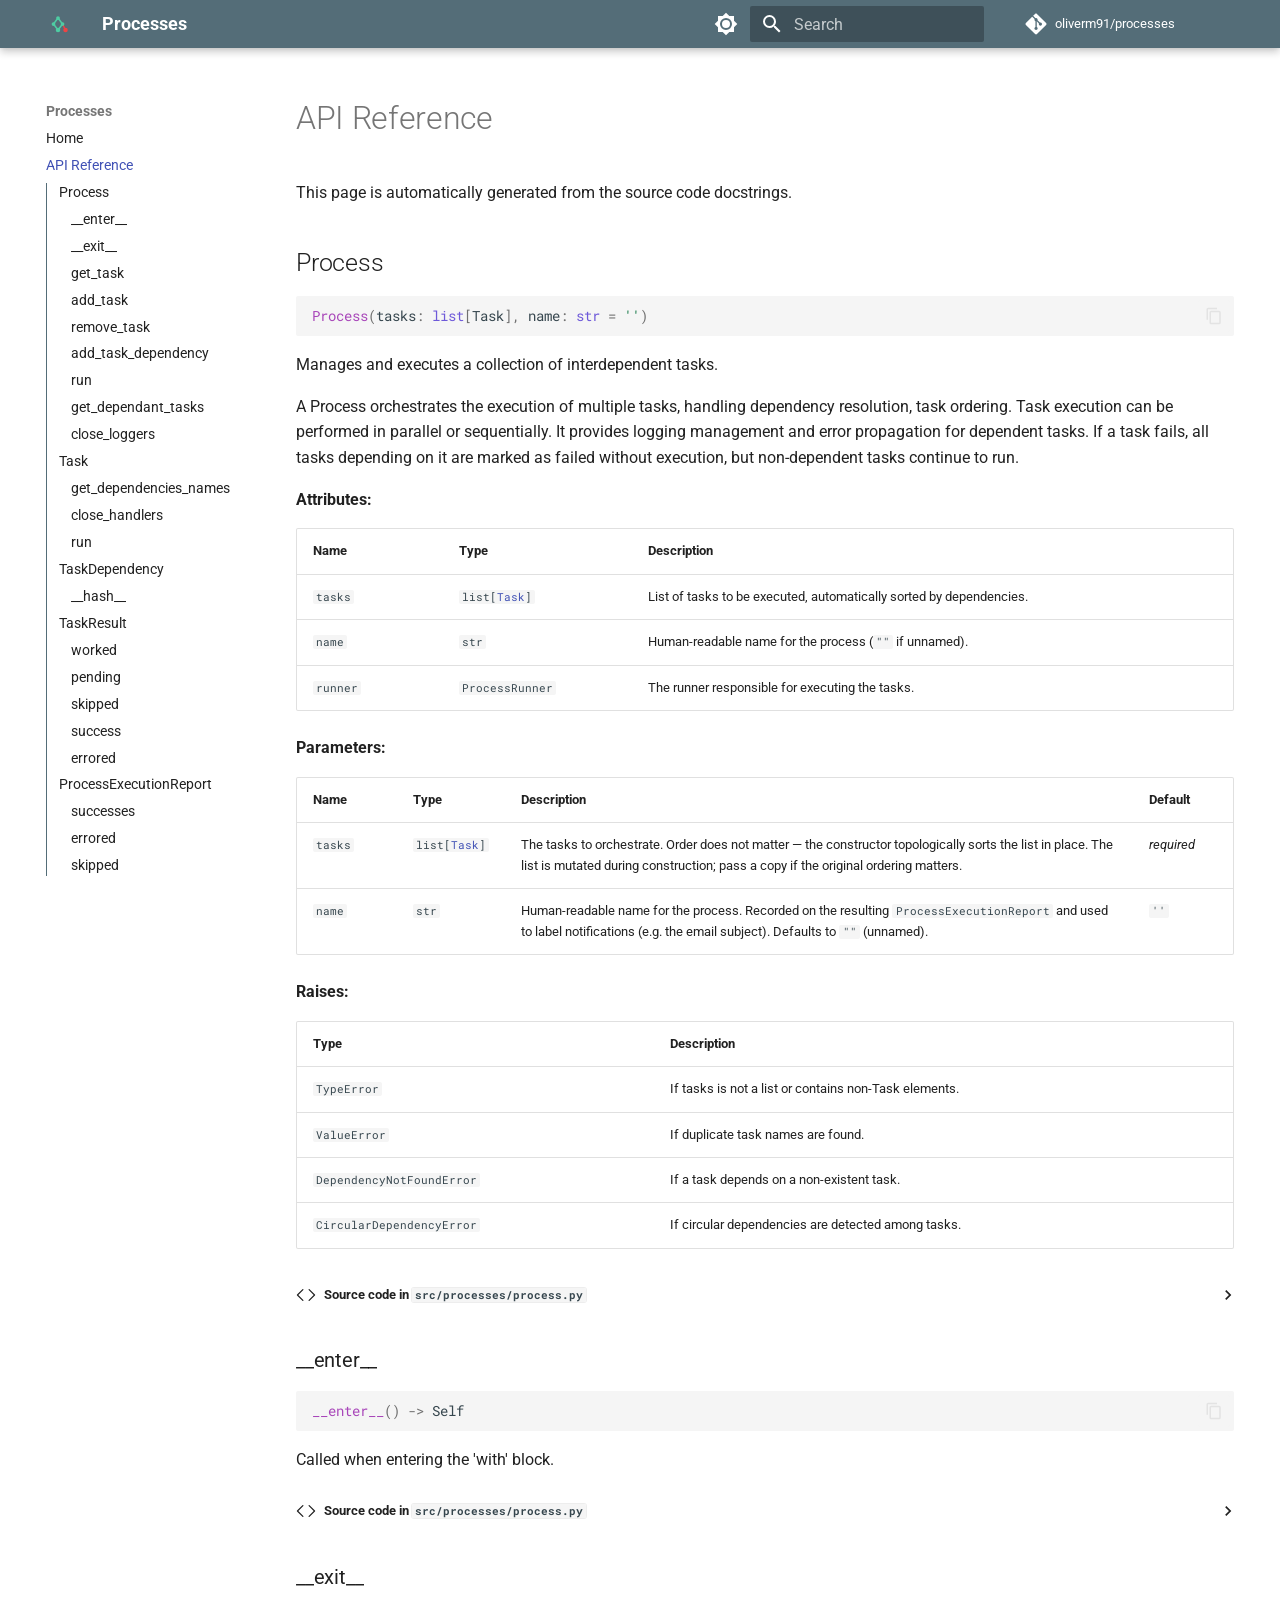
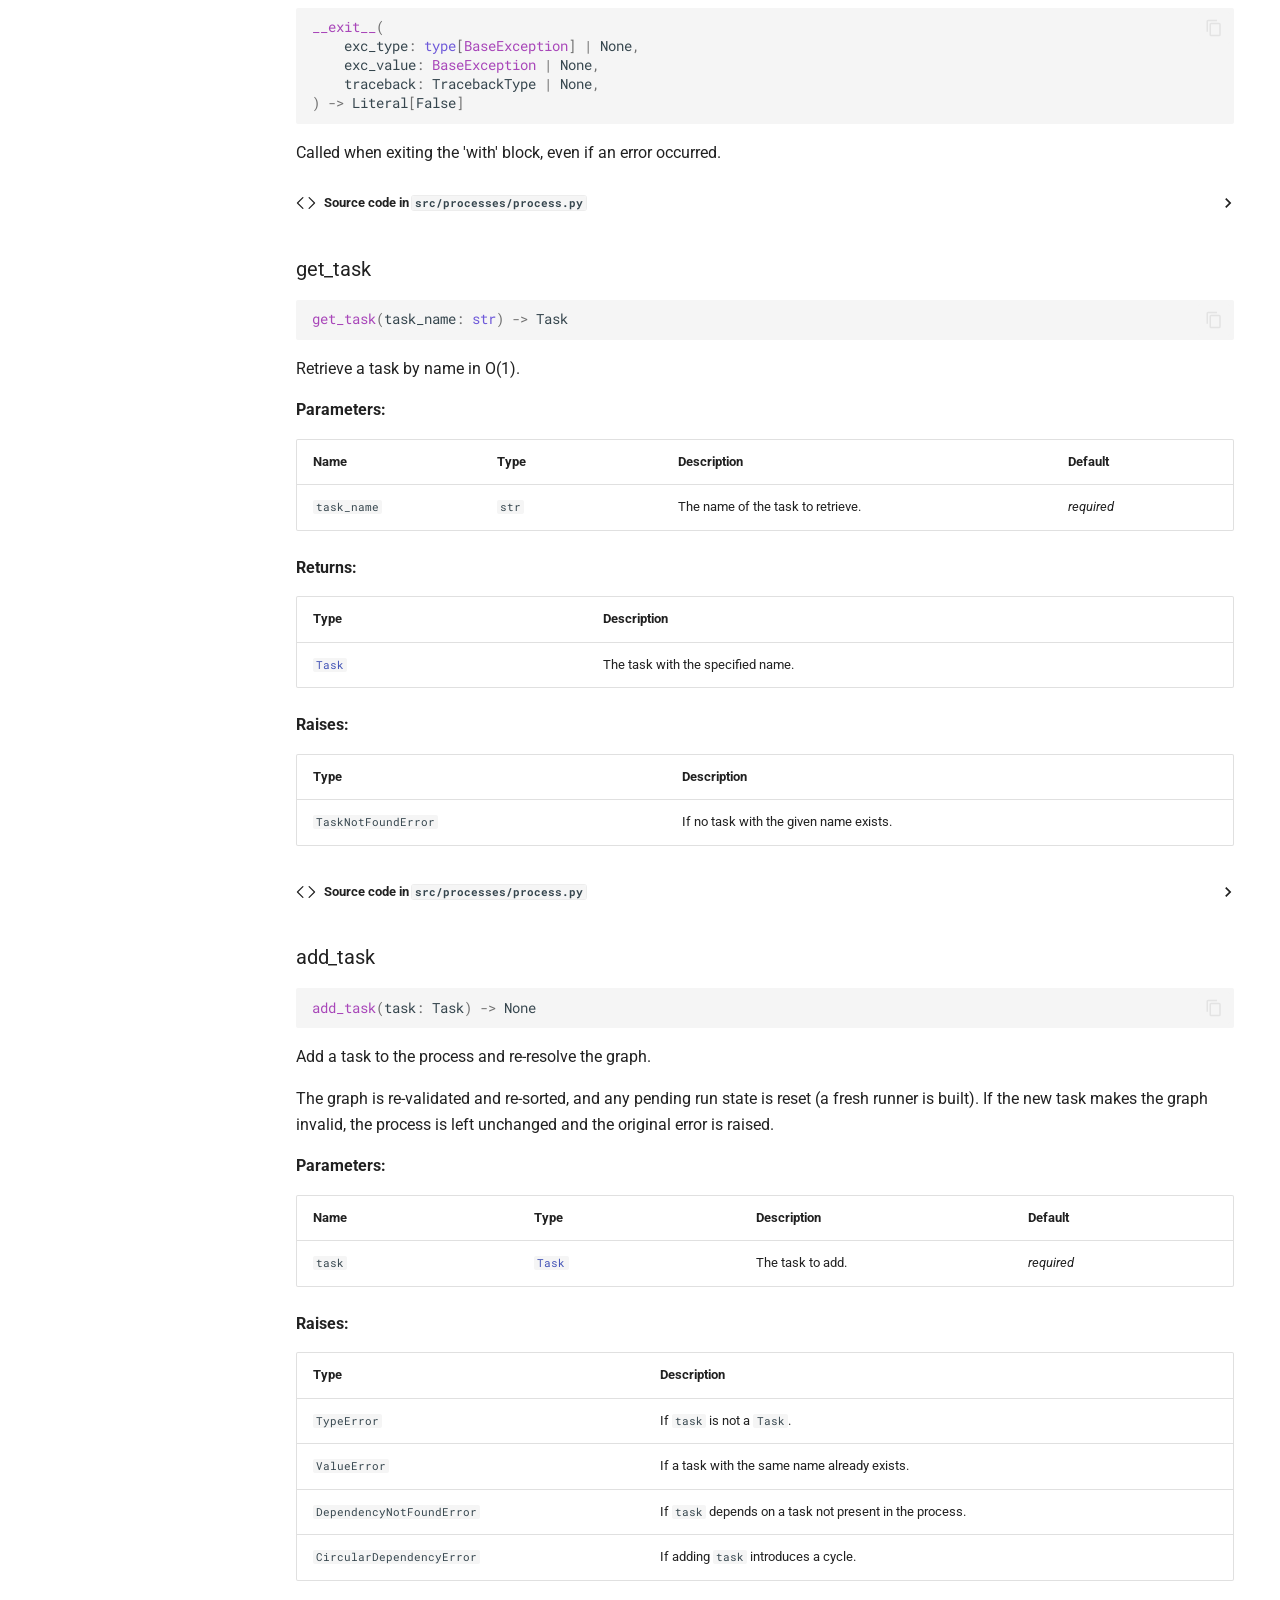
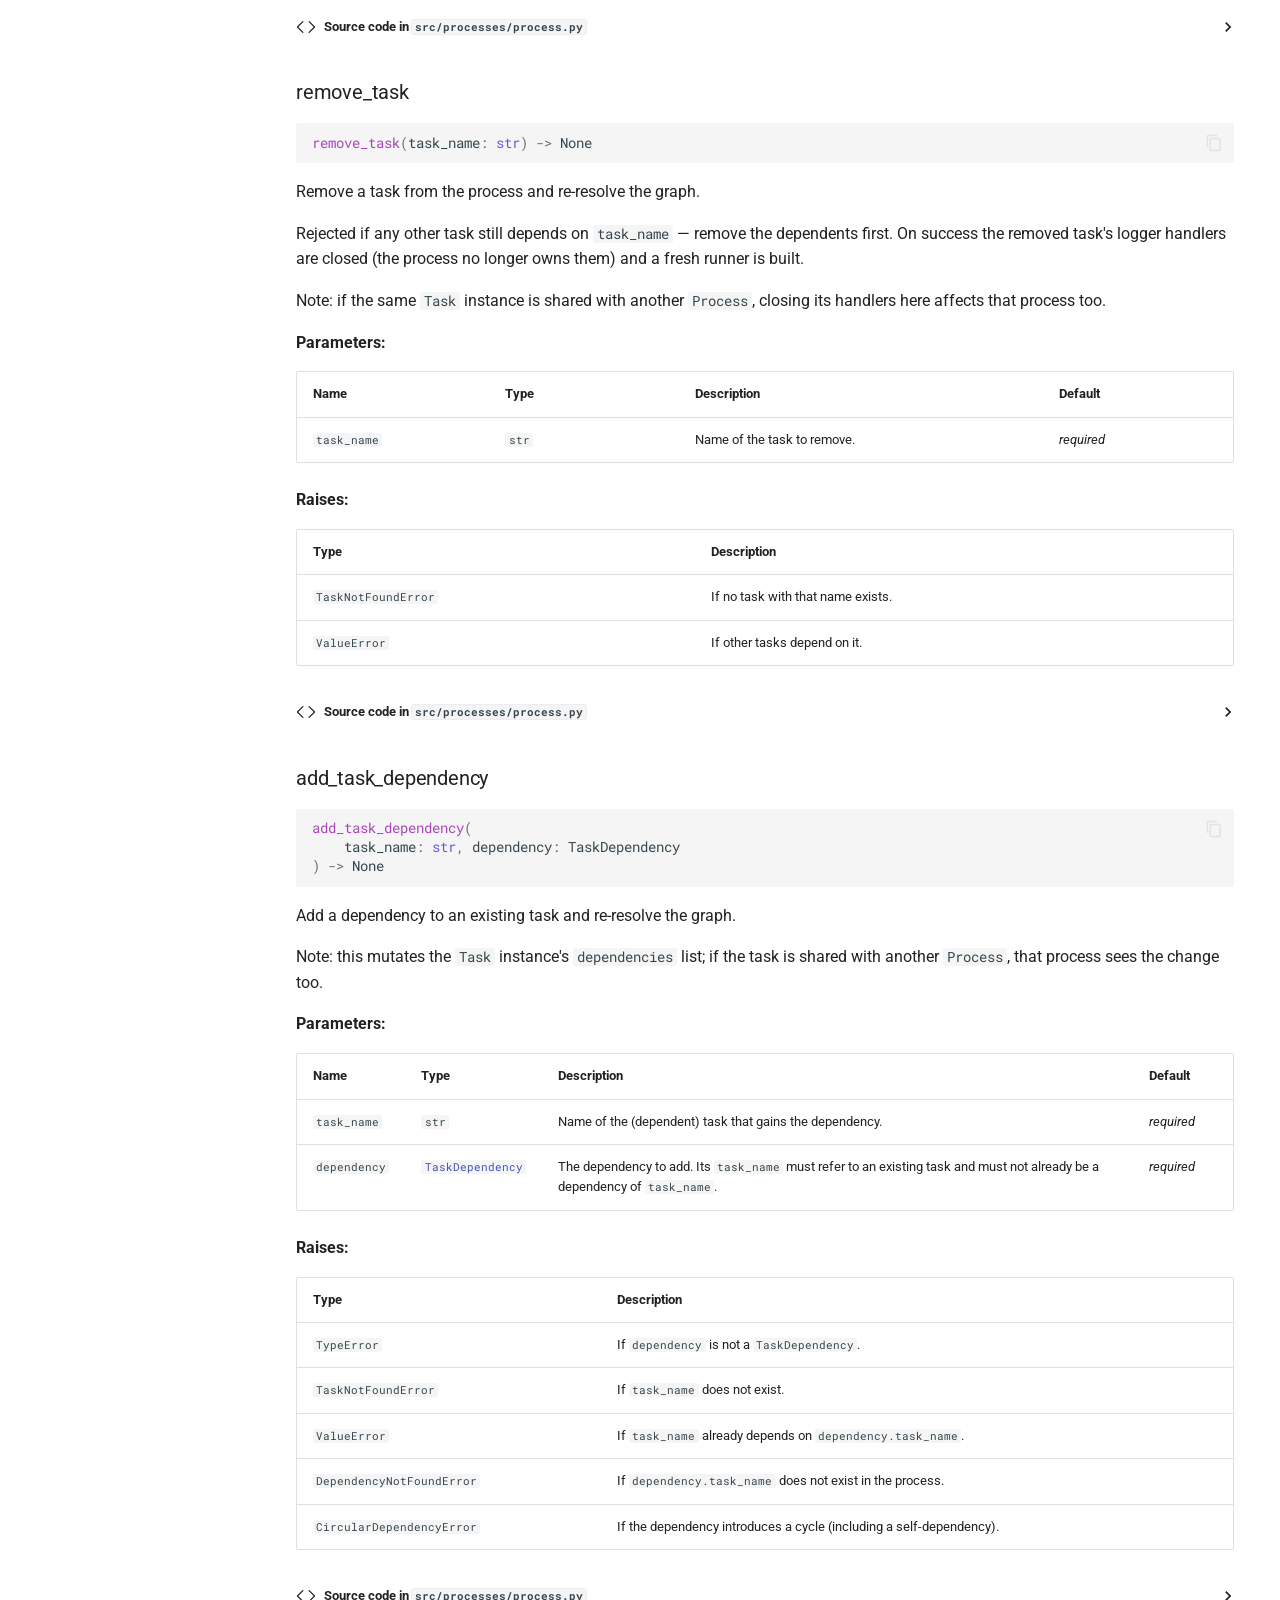
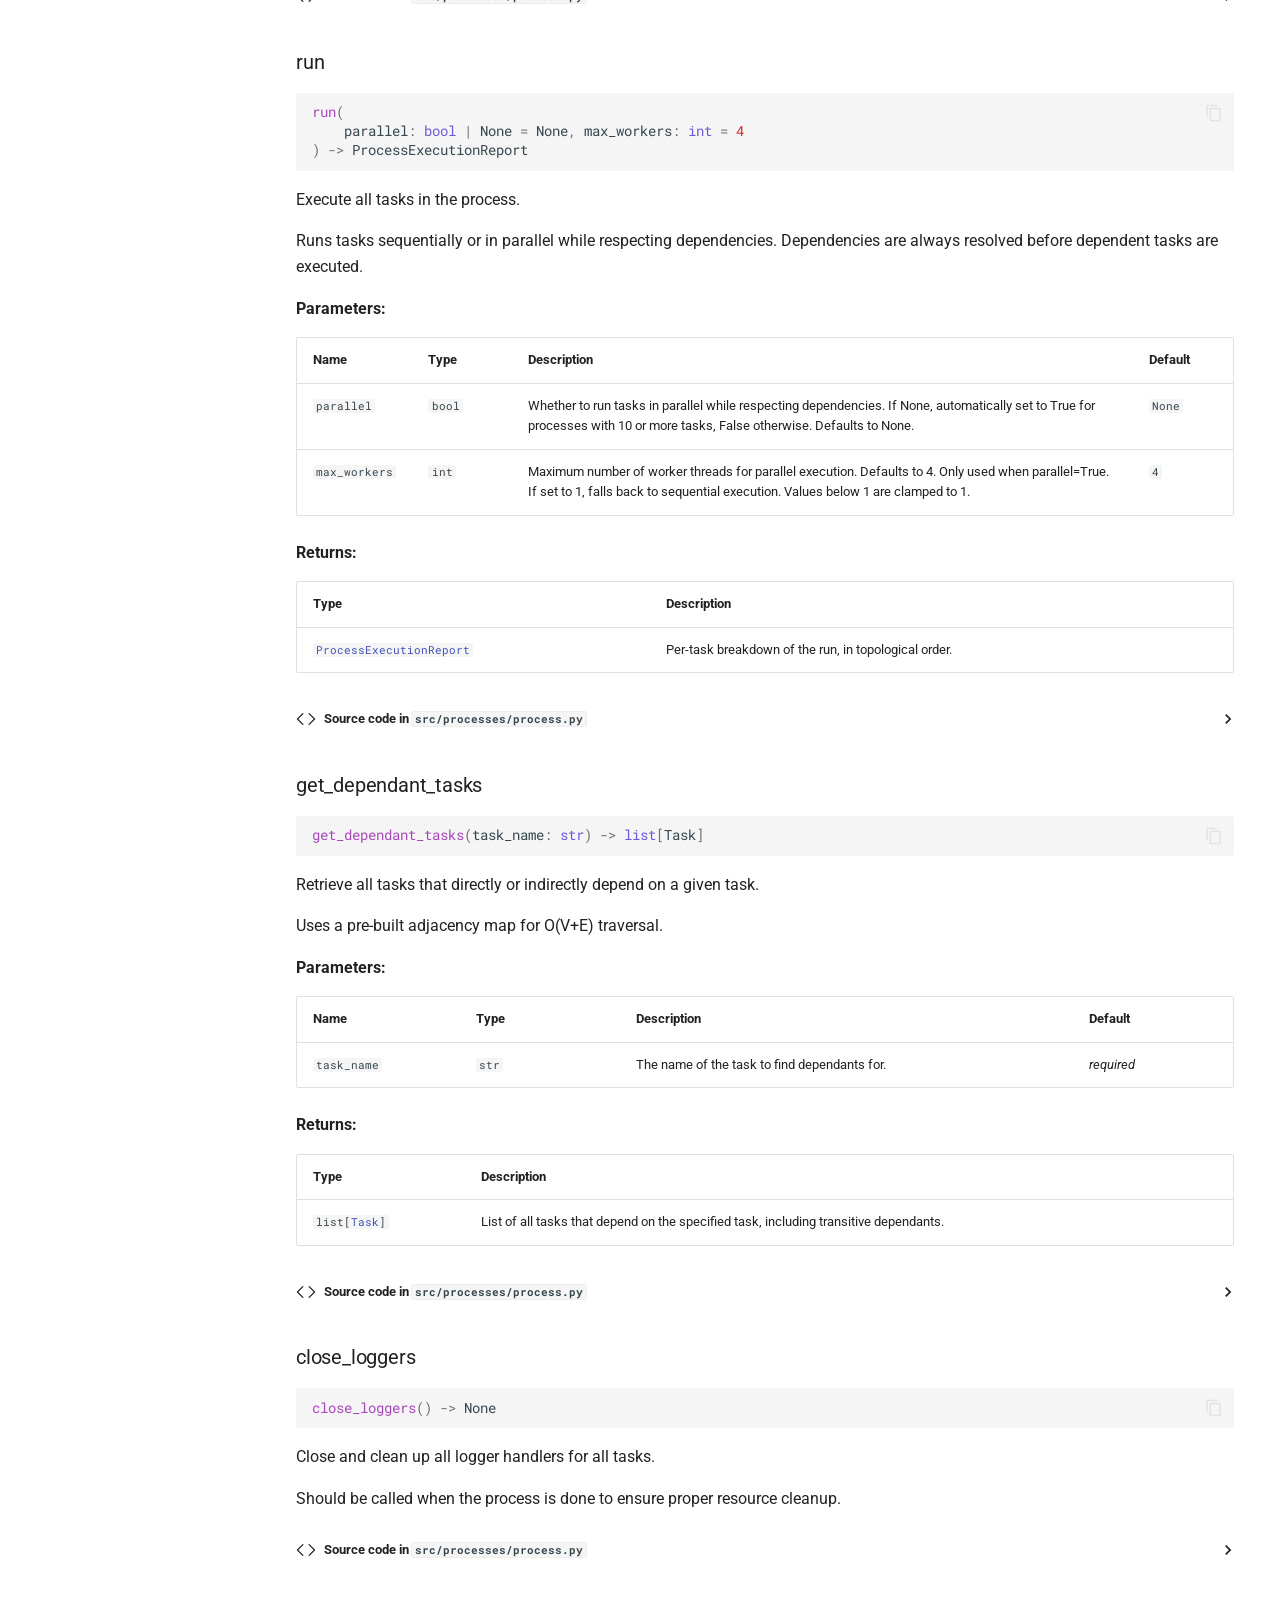
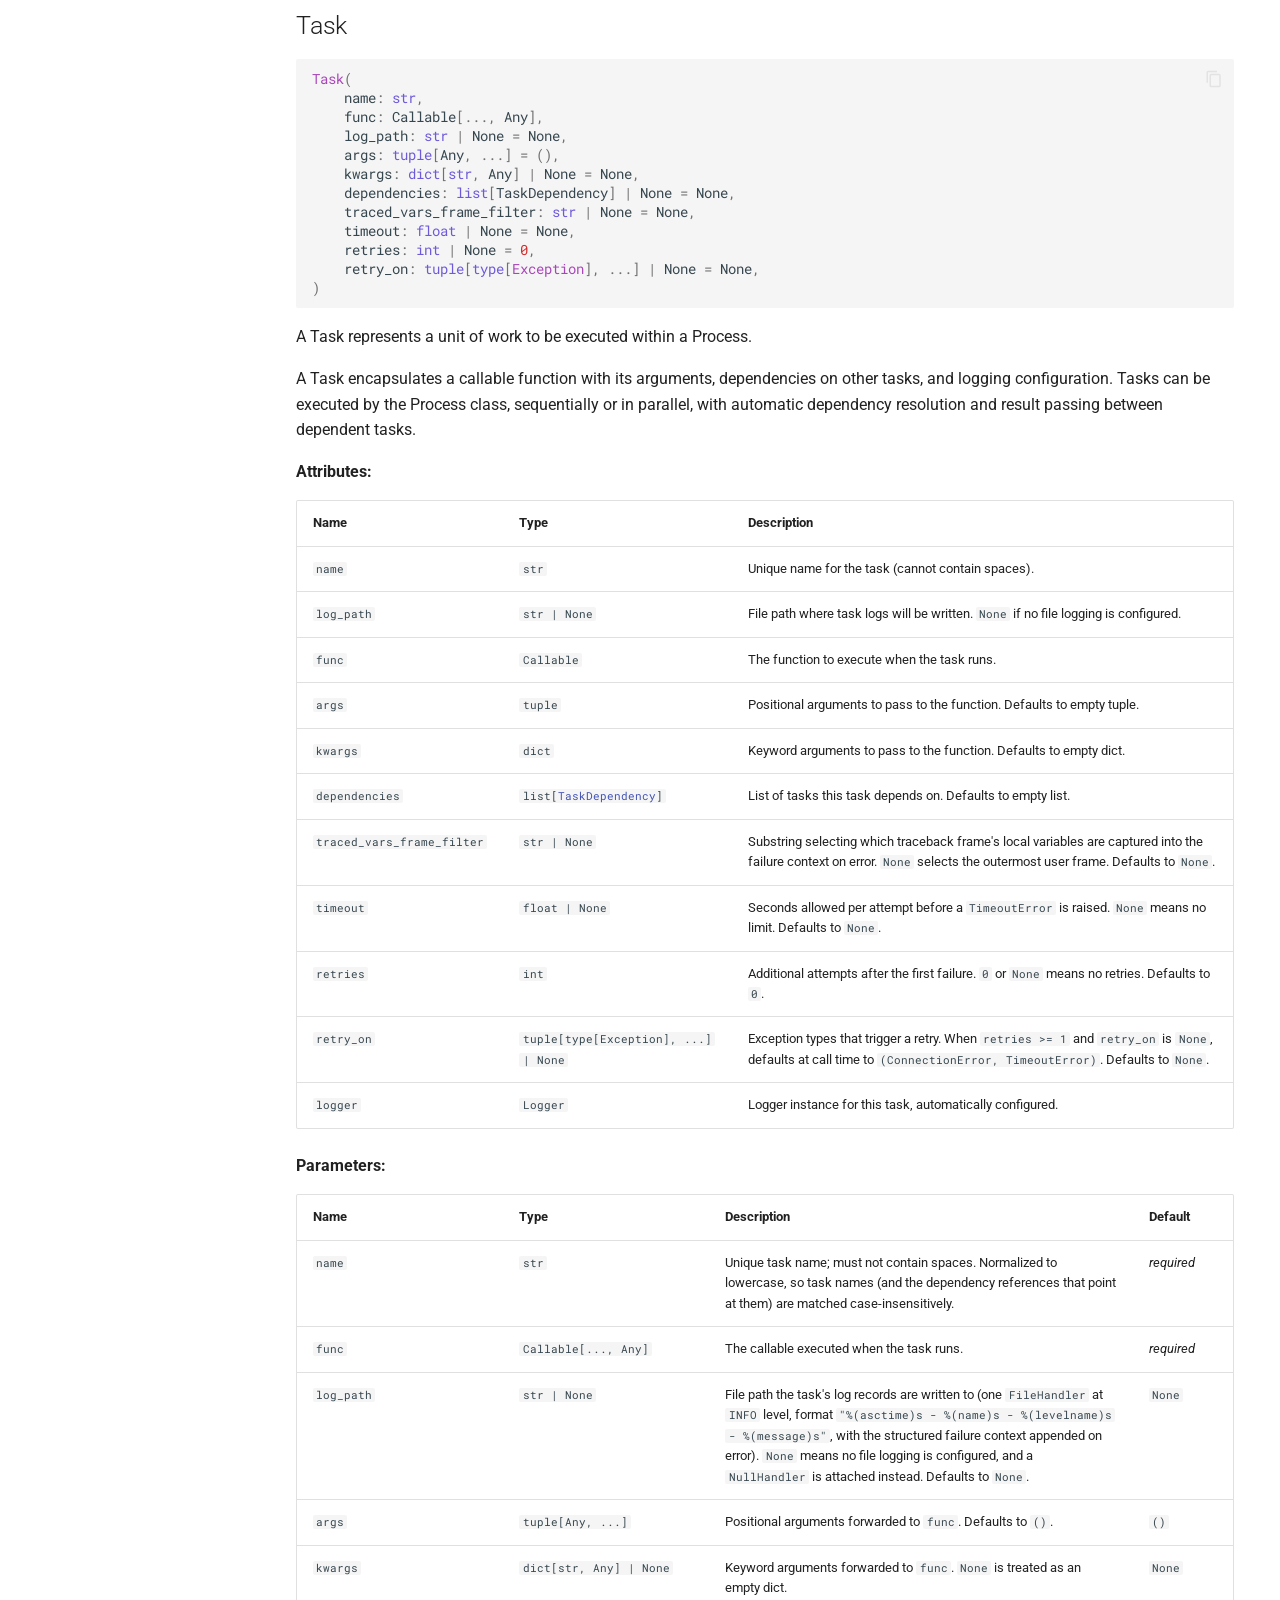
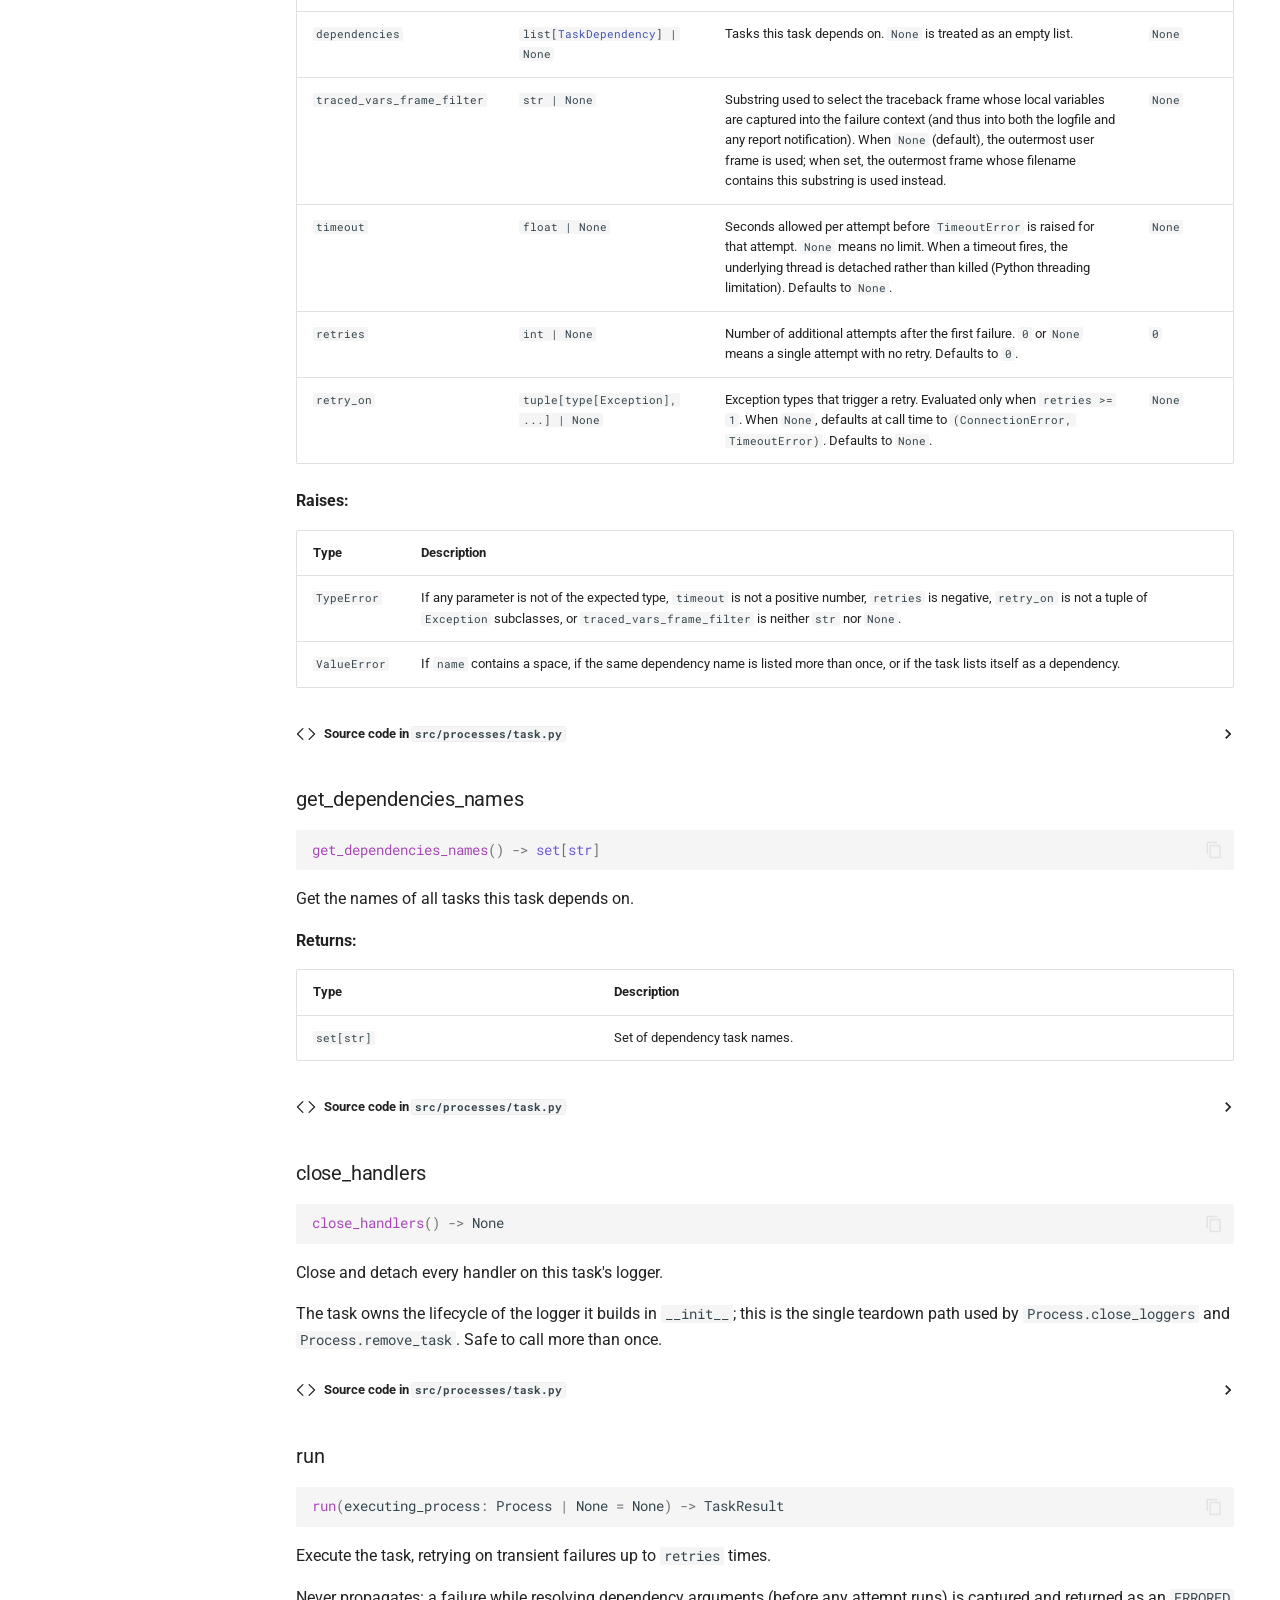
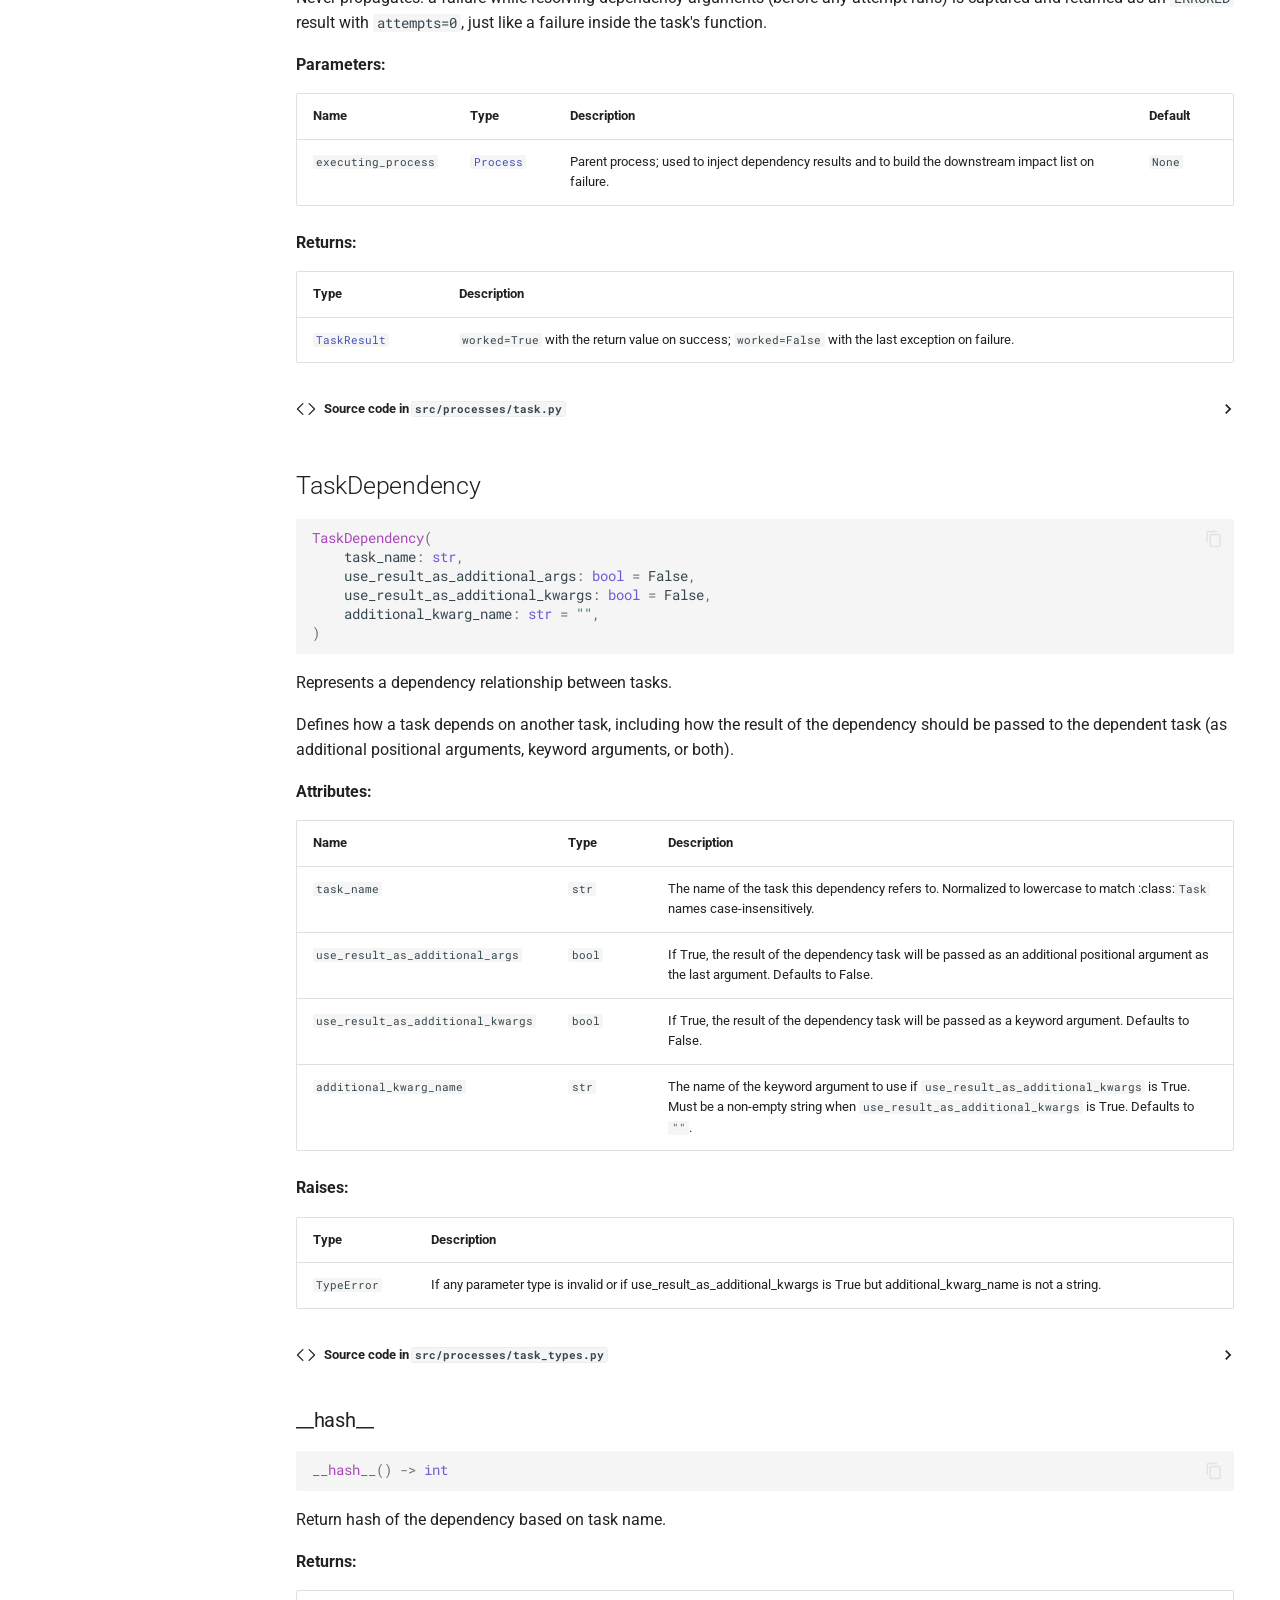
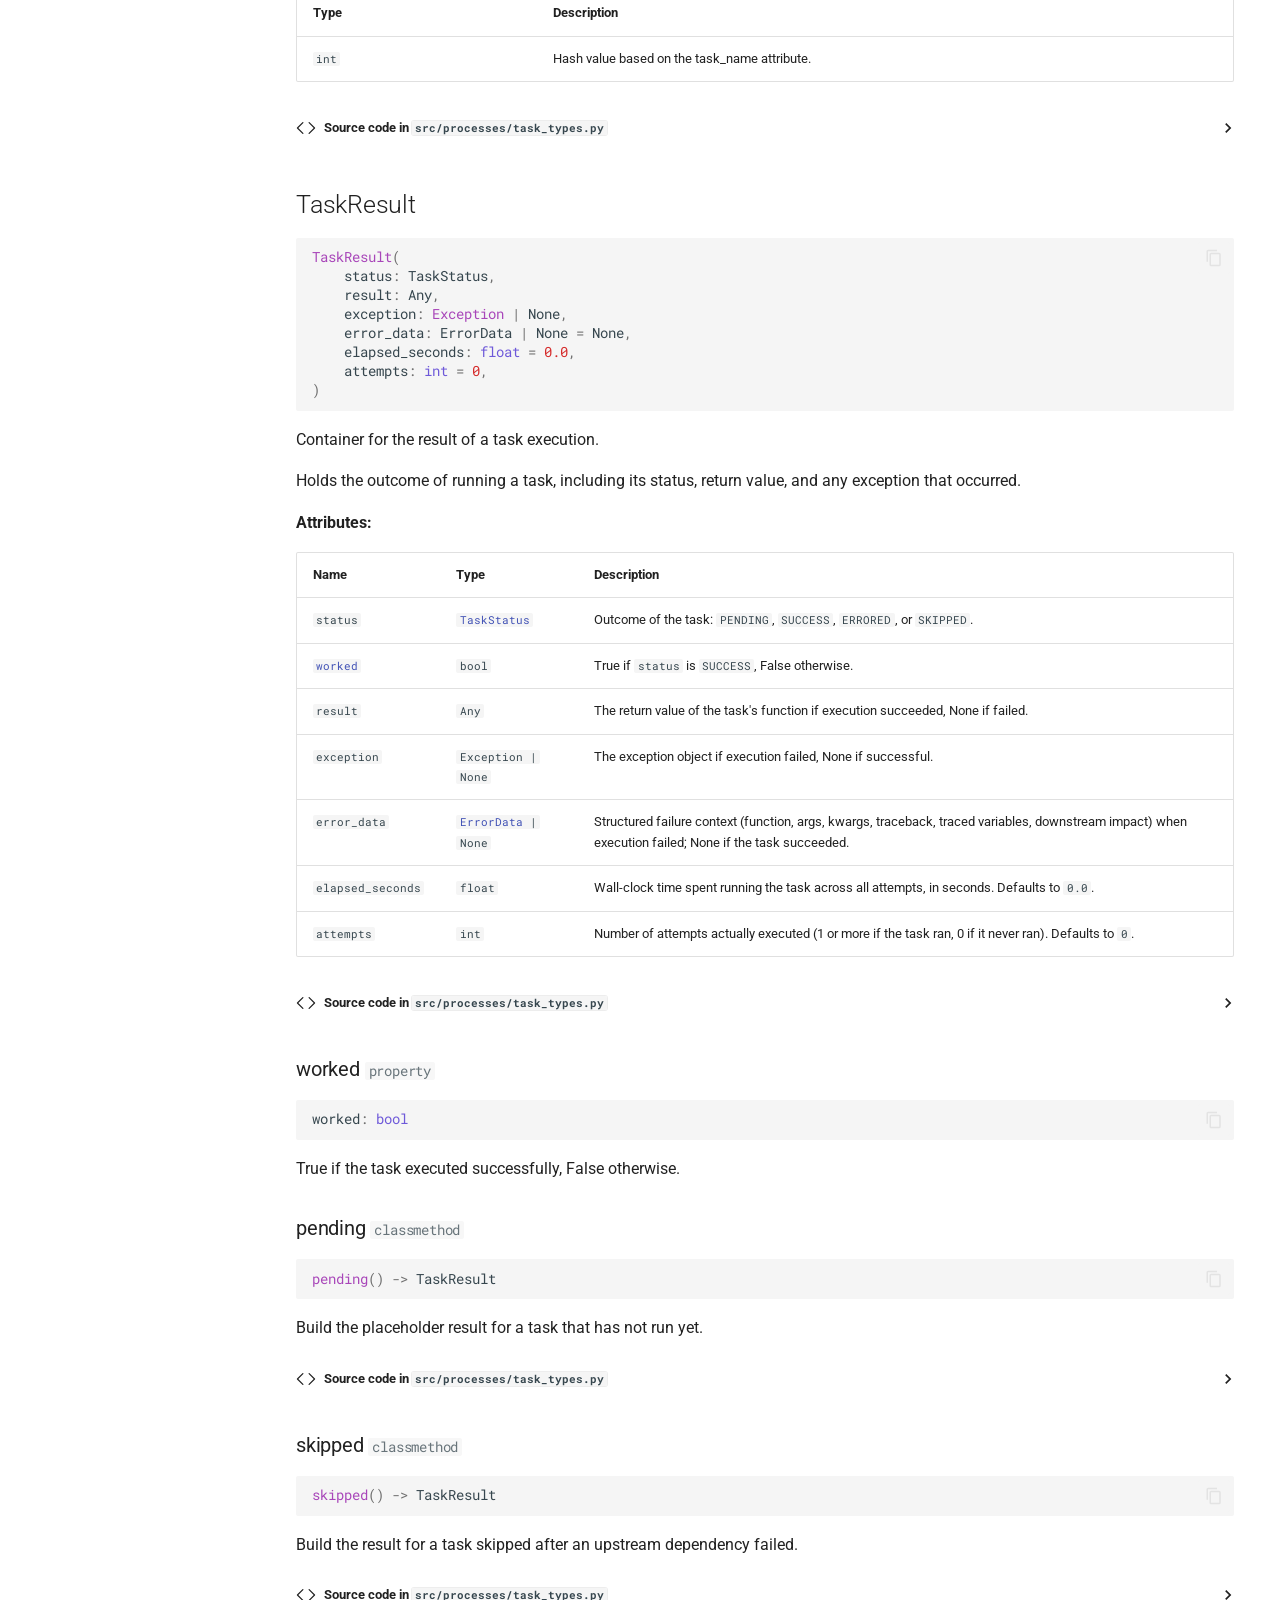
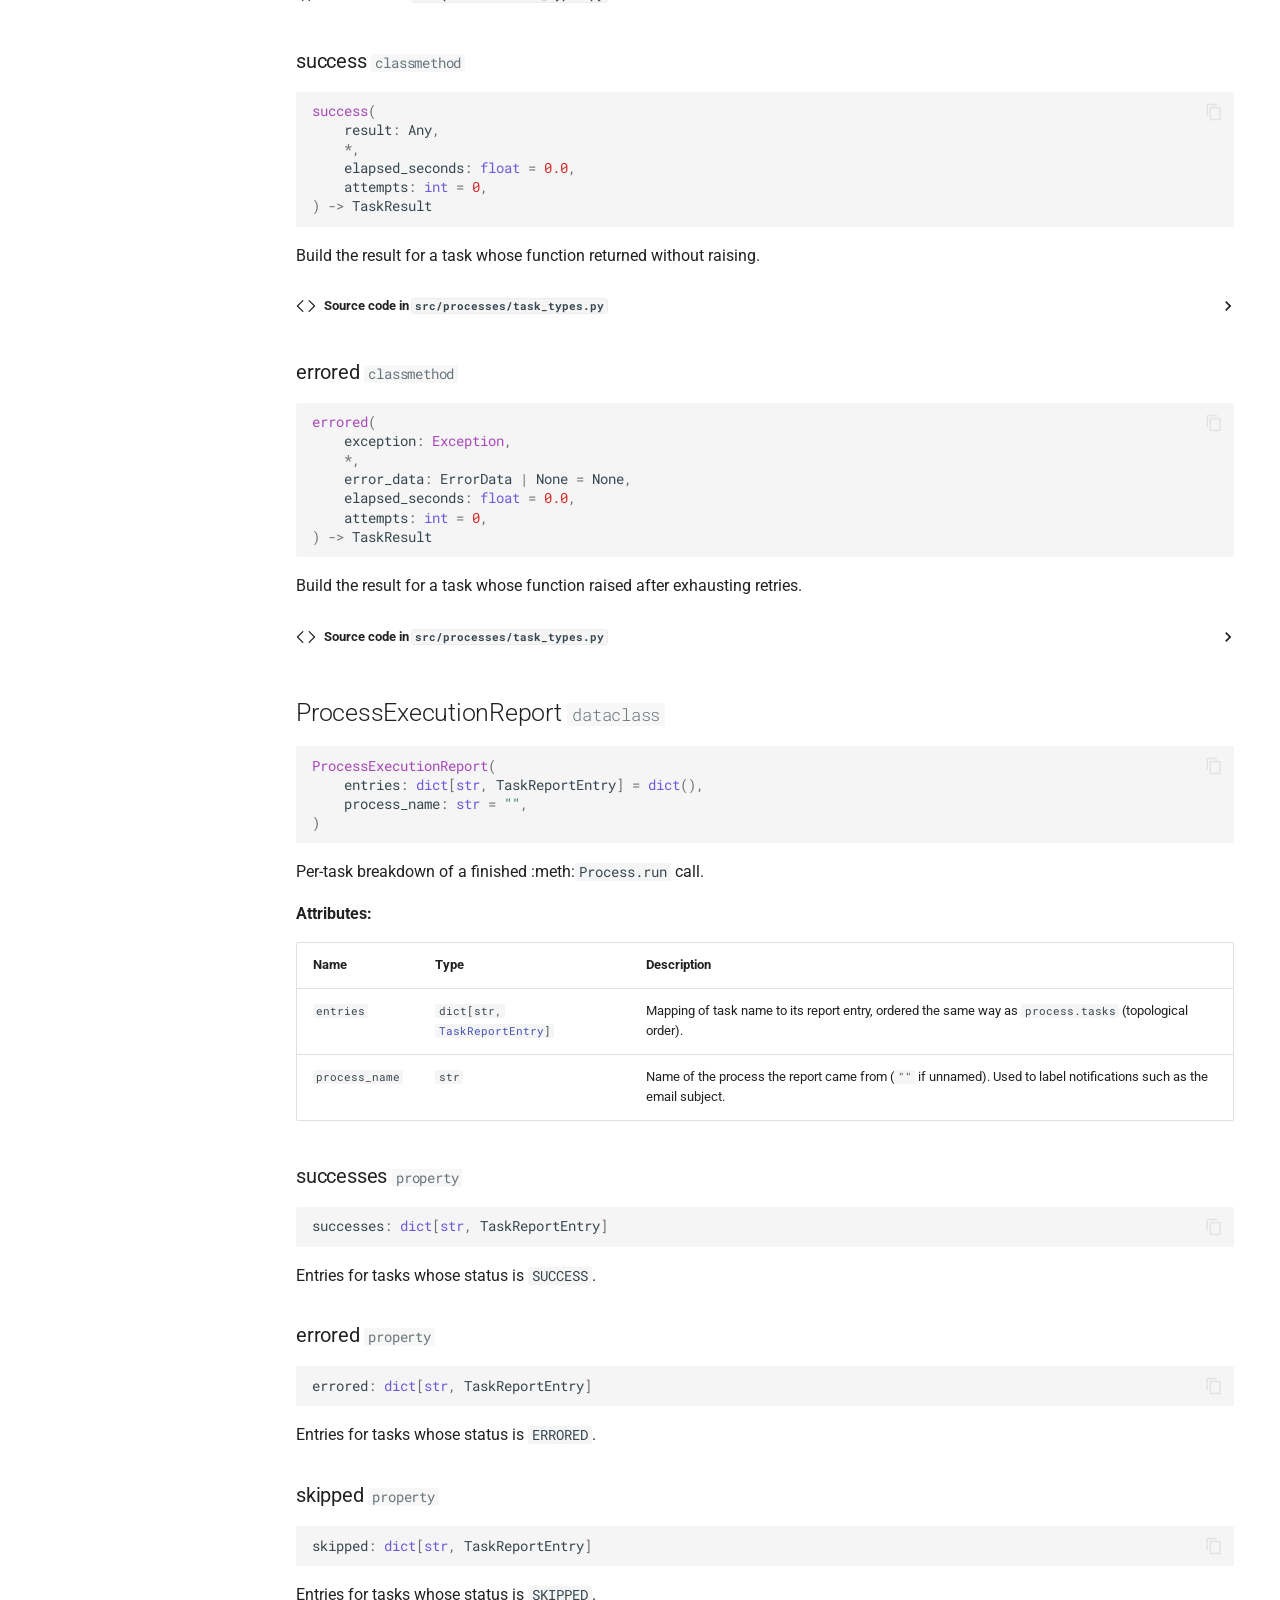
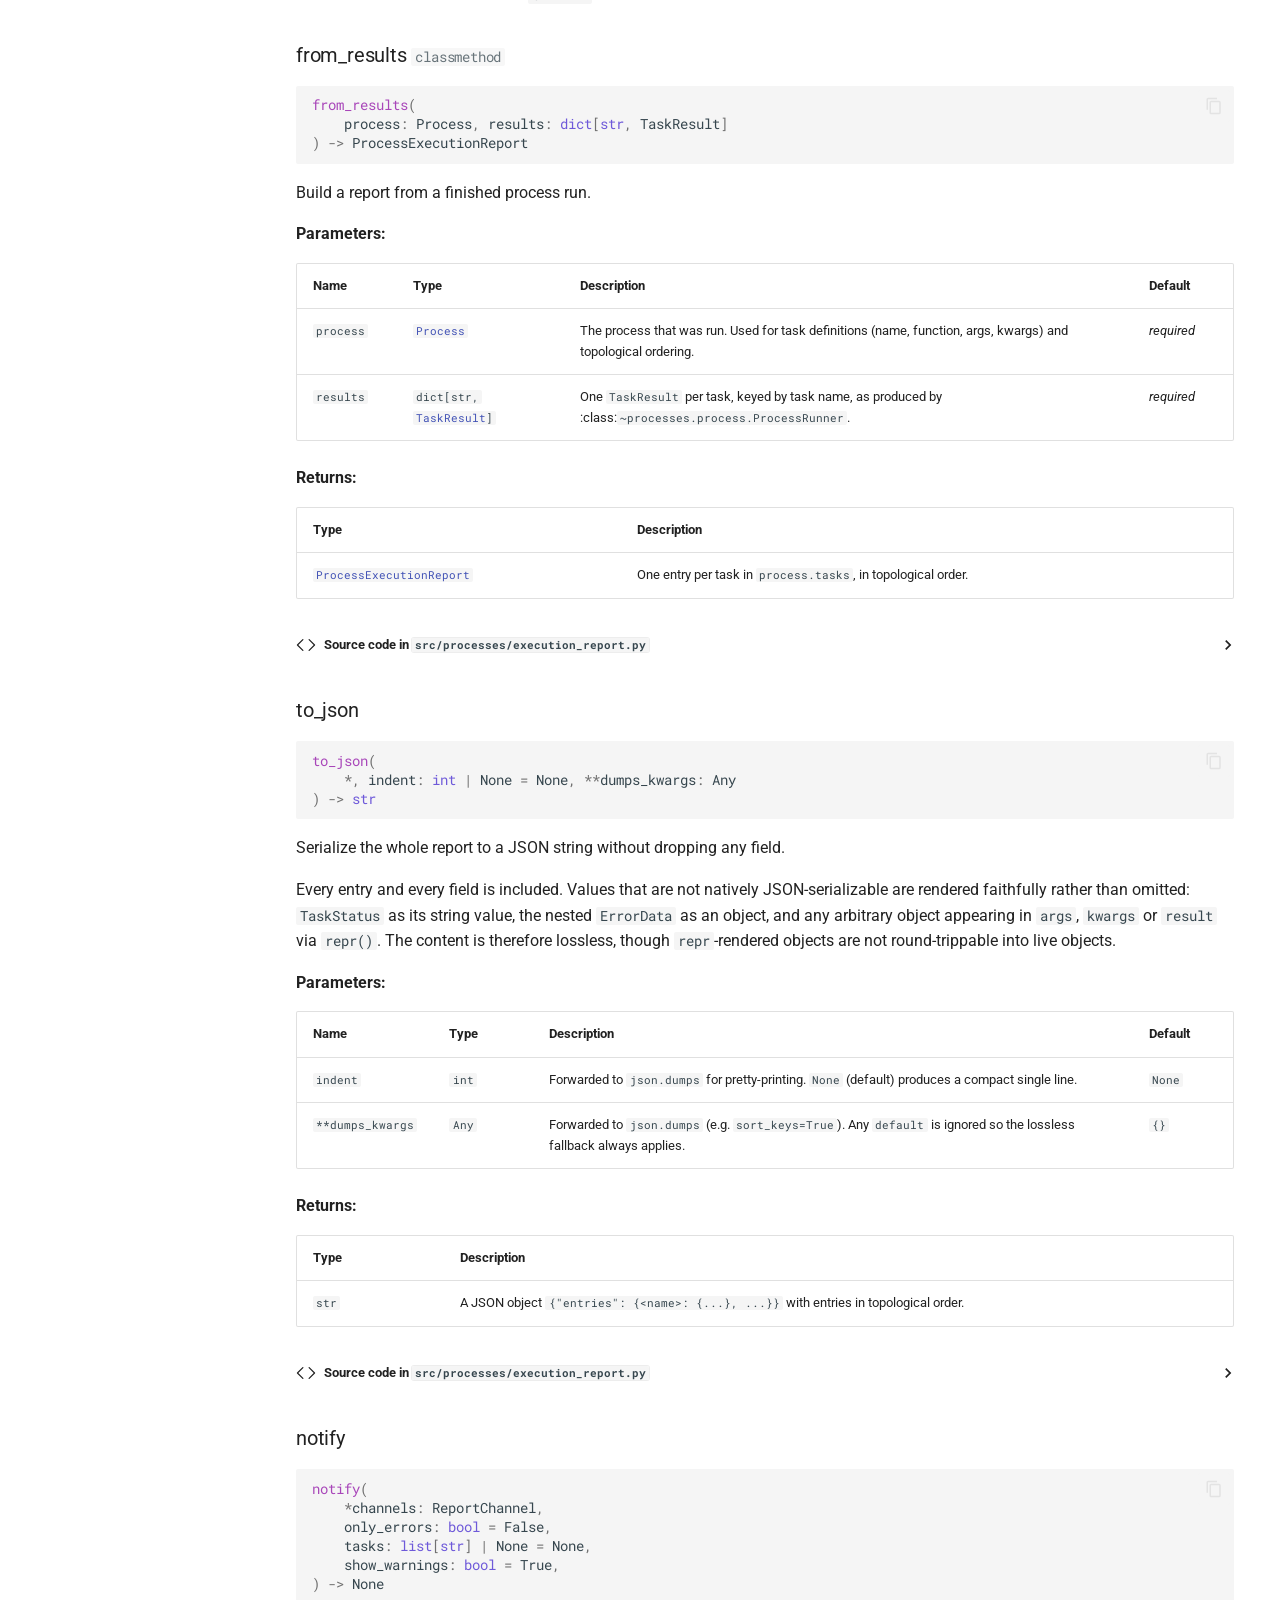
<file: reference/index.html>
<!doctype html>
<html lang="en" class="no-js">
  <head>
    
      <meta charset="utf-8">
      <meta name="viewport" content="width=device-width,initial-scale=1">
      
      
      
        <link rel="canonical" href="https://oliverm91.github.io/processes/reference/">
      
      
        <link rel="prev" href="..">
      
      
        <link rel="next" href="../examples/intro/">
      
      
        
      
      
      <link rel="icon" href="../assets/favicon.svg">
      <meta name="generator" content="mkdocs-1.6.1, mkdocs-material-9.7.1">
    
    
      
        <title>API Reference - Processes</title>
      
    
    
      <link rel="stylesheet" href="../assets/stylesheets/main.484c7ddc.min.css">
      
        
        <link rel="stylesheet" href="../assets/stylesheets/palette.ab4e12ef.min.css">
      
      


    
    
      
    
    
      
        
        
        <link rel="preconnect" href="https://fonts.gstatic.com" crossorigin>
        <link rel="stylesheet" href="https://fonts.googleapis.com/css?family=Roboto:300,300i,400,400i,700,700i%7CRoboto+Mono:400,400i,700,700i&display=fallback">
        <style>:root{--md-text-font:"Roboto";--md-code-font:"Roboto Mono"}</style>
      
    
    
      <link rel="stylesheet" href="../assets/_mkdocstrings.css">
    
    <script>__md_scope=new URL("..",location),__md_hash=e=>[...e].reduce(((e,_)=>(e<<5)-e+_.charCodeAt(0)),0),__md_get=(e,_=localStorage,t=__md_scope)=>JSON.parse(_.getItem(t.pathname+"."+e)),__md_set=(e,_,t=localStorage,a=__md_scope)=>{try{t.setItem(a.pathname+"."+e,JSON.stringify(_))}catch(e){}}</script>
    
      

    
    
  
<meta property="og:type" content="website" />
<meta property="og:title" content="API Reference - Processes" />
<meta property="og:image" content="https://oliverm91.github.io/processes/assets/images/social/reference.png" />
<meta property="og:image:type" content="image/png" />
<meta property="og:image:width" content="1200" />
<meta property="og:image:height" content="630" />
<meta property="og:url" content="https://oliverm91.github.io/processes/reference/" />
<meta property="twitter:card" content="summary_large_image" />
<meta property="twitter:title" content="API Reference - Processes" />
<meta property="twitter:image" content="https://oliverm91.github.io/processes/assets/images/social/reference.png" />
</head>
  
  
    
    
      
    
    
    
    
    <body dir="ltr" data-md-color-scheme="slate" data-md-color-primary="blue-grey" data-md-color-accent="cyan">
  
    
    <input class="md-toggle" data-md-toggle="drawer" type="checkbox" id="__drawer" autocomplete="off">
    <input class="md-toggle" data-md-toggle="search" type="checkbox" id="__search" autocomplete="off">
    <label class="md-overlay" for="__drawer"></label>
    <div data-md-component="skip">
      
        
        <a href="#api-reference" class="md-skip">
          Skip to content
        </a>
      
    </div>
    <div data-md-component="announce">
      
    </div>
    
    
      

  

<header class="md-header md-header--shadow" data-md-component="header">
  <nav class="md-header__inner md-grid" aria-label="Header">
    <a href=".." title="Processes" class="md-header__button md-logo" aria-label="Processes" data-md-component="logo">
      
  <img src="../assets/favicon.svg" alt="logo">

    </a>
    <label class="md-header__button md-icon" for="__drawer">
      
      <svg xmlns="http://www.w3.org/2000/svg" viewBox="0 0 24 24"><path d="M3 6h18v2H3zm0 5h18v2H3zm0 5h18v2H3z"/></svg>
    </label>
    <div class="md-header__title" data-md-component="header-title">
      <div class="md-header__ellipsis">
        <div class="md-header__topic">
          <span class="md-ellipsis">
            Processes
          </span>
        </div>
        <div class="md-header__topic" data-md-component="header-topic">
          <span class="md-ellipsis">
            
              API Reference
            
          </span>
        </div>
      </div>
    </div>
    
      
        <form class="md-header__option" data-md-component="palette">
  
    
    
    
    <input class="md-option" data-md-color-media="(prefers-color-scheme: dark)" data-md-color-scheme="slate" data-md-color-primary="blue-grey" data-md-color-accent="cyan"  aria-label="Switch to light mode"  type="radio" name="__palette" id="__palette_0">
    
      <label class="md-header__button md-icon" title="Switch to light mode" for="__palette_1" hidden>
        <svg xmlns="http://www.w3.org/2000/svg" viewBox="0 0 24 24"><path d="M12 18c-.89 0-1.74-.2-2.5-.55C11.56 16.5 13 14.42 13 12s-1.44-4.5-3.5-5.45C10.26 6.2 11.11 6 12 6a6 6 0 0 1 6 6 6 6 0 0 1-6 6m8-9.31V4h-4.69L12 .69 8.69 4H4v4.69L.69 12 4 15.31V20h4.69L12 23.31 15.31 20H20v-4.69L23.31 12z"/></svg>
      </label>
    
  
    
    
    
    <input class="md-option" data-md-color-media="(prefers-color-scheme: light)" data-md-color-scheme="default" data-md-color-primary="blue-grey" data-md-color-accent="cyan"  aria-label="Switch to dark mode"  type="radio" name="__palette" id="__palette_1">
    
      <label class="md-header__button md-icon" title="Switch to dark mode" for="__palette_0" hidden>
        <svg xmlns="http://www.w3.org/2000/svg" viewBox="0 0 24 24"><path d="M12 8a4 4 0 0 0-4 4 4 4 0 0 0 4 4 4 4 0 0 0 4-4 4 4 0 0 0-4-4m0 10a6 6 0 0 1-6-6 6 6 0 0 1 6-6 6 6 0 0 1 6 6 6 6 0 0 1-6 6m8-9.31V4h-4.69L12 .69 8.69 4H4v4.69L.69 12 4 15.31V20h4.69L12 23.31 15.31 20H20v-4.69L23.31 12z"/></svg>
      </label>
    
  
</form>
      
    
    
      <script>var palette=__md_get("__palette");if(palette&&palette.color){if("(prefers-color-scheme)"===palette.color.media){var media=matchMedia("(prefers-color-scheme: light)"),input=document.querySelector(media.matches?"[data-md-color-media='(prefers-color-scheme: light)']":"[data-md-color-media='(prefers-color-scheme: dark)']");palette.color.media=input.getAttribute("data-md-color-media"),palette.color.scheme=input.getAttribute("data-md-color-scheme"),palette.color.primary=input.getAttribute("data-md-color-primary"),palette.color.accent=input.getAttribute("data-md-color-accent")}for(var[key,value]of Object.entries(palette.color))document.body.setAttribute("data-md-color-"+key,value)}</script>
    
    
    
      
      
        <label class="md-header__button md-icon" for="__search">
          
          <svg xmlns="http://www.w3.org/2000/svg" viewBox="0 0 24 24"><path d="M9.5 3A6.5 6.5 0 0 1 16 9.5c0 1.61-.59 3.09-1.56 4.23l.27.27h.79l5 5-1.5 1.5-5-5v-.79l-.27-.27A6.52 6.52 0 0 1 9.5 16 6.5 6.5 0 0 1 3 9.5 6.5 6.5 0 0 1 9.5 3m0 2C7 5 5 7 5 9.5S7 14 9.5 14 14 12 14 9.5 12 5 9.5 5"/></svg>
        </label>
        <div class="md-search" data-md-component="search" role="dialog">
  <label class="md-search__overlay" for="__search"></label>
  <div class="md-search__inner" role="search">
    <form class="md-search__form" name="search">
      <input type="text" class="md-search__input" name="query" aria-label="Search" placeholder="Search" autocapitalize="off" autocorrect="off" autocomplete="off" spellcheck="false" data-md-component="search-query" required>
      <label class="md-search__icon md-icon" for="__search">
        
        <svg xmlns="http://www.w3.org/2000/svg" viewBox="0 0 24 24"><path d="M9.5 3A6.5 6.5 0 0 1 16 9.5c0 1.61-.59 3.09-1.56 4.23l.27.27h.79l5 5-1.5 1.5-5-5v-.79l-.27-.27A6.52 6.52 0 0 1 9.5 16 6.5 6.5 0 0 1 3 9.5 6.5 6.5 0 0 1 9.5 3m0 2C7 5 5 7 5 9.5S7 14 9.5 14 14 12 14 9.5 12 5 9.5 5"/></svg>
        
        <svg xmlns="http://www.w3.org/2000/svg" viewBox="0 0 24 24"><path d="M20 11v2H8l5.5 5.5-1.42 1.42L4.16 12l7.92-7.92L13.5 5.5 8 11z"/></svg>
      </label>
      <nav class="md-search__options" aria-label="Search">
        
        <button type="reset" class="md-search__icon md-icon" title="Clear" aria-label="Clear" tabindex="-1">
          
          <svg xmlns="http://www.w3.org/2000/svg" viewBox="0 0 24 24"><path d="M19 6.41 17.59 5 12 10.59 6.41 5 5 6.41 10.59 12 5 17.59 6.41 19 12 13.41 17.59 19 19 17.59 13.41 12z"/></svg>
        </button>
      </nav>
      
    </form>
    <div class="md-search__output">
      <div class="md-search__scrollwrap" tabindex="0" data-md-scrollfix>
        <div class="md-search-result" data-md-component="search-result">
          <div class="md-search-result__meta">
            Initializing search
          </div>
          <ol class="md-search-result__list" role="presentation"></ol>
        </div>
      </div>
    </div>
  </div>
</div>
      
    
    
      <div class="md-header__source">
        <a href="https://github.com/oliverm91/processes/" title="Go to repository" class="md-source" data-md-component="source">
  <div class="md-source__icon md-icon">
    
    <svg xmlns="http://www.w3.org/2000/svg" viewBox="0 0 448 512"><!--! Font Awesome Free 7.1.0 by @fontawesome - https://fontawesome.com License - https://fontawesome.com/license/free (Icons: CC BY 4.0, Fonts: SIL OFL 1.1, Code: MIT License) Copyright 2025 Fonticons, Inc.--><path d="M439.6 236.1 244 40.5c-5.4-5.5-12.8-8.5-20.4-8.5s-15 3-20.4 8.4L162.5 81l51.5 51.5c27.1-9.1 52.7 16.8 43.4 43.7l49.7 49.7c34.2-11.8 61.2 31 35.5 56.7-26.5 26.5-70.2-2.9-56-37.3L240.3 199v121.9c25.3 12.5 22.3 41.8 9.1 55-6.4 6.4-15.2 10.1-24.3 10.1s-17.8-3.6-24.3-10.1c-17.6-17.6-11.1-46.9 11.2-56v-123c-20.8-8.5-24.6-30.7-18.6-45L142.6 101 8.5 235.1C3 240.6 0 247.9 0 255.5s3 15 8.5 20.4l195.6 195.7c5.4 5.4 12.7 8.4 20.4 8.4s15-3 20.4-8.4l194.7-194.7c5.4-5.4 8.4-12.8 8.4-20.4s-3-15-8.4-20.4"/></svg>
  </div>
  <div class="md-source__repository">
    oliverm91/processes
  </div>
</a>
      </div>
    
  </nav>
  
</header>
    
    <div class="md-container" data-md-component="container">
      
      
        
          
        
      
      <main class="md-main" data-md-component="main">
        <div class="md-main__inner md-grid">
          
            
              
              <div class="md-sidebar md-sidebar--primary" data-md-component="sidebar" data-md-type="navigation" >
                <div class="md-sidebar__scrollwrap">
                  <div class="md-sidebar__inner">
                    



  

<nav class="md-nav md-nav--primary md-nav--integrated" aria-label="Navigation" data-md-level="0">
  <label class="md-nav__title" for="__drawer">
    <a href=".." title="Processes" class="md-nav__button md-logo" aria-label="Processes" data-md-component="logo">
      
  <img src="../assets/favicon.svg" alt="logo">

    </a>
    Processes
  </label>
  
    <div class="md-nav__source">
      <a href="https://github.com/oliverm91/processes/" title="Go to repository" class="md-source" data-md-component="source">
  <div class="md-source__icon md-icon">
    
    <svg xmlns="http://www.w3.org/2000/svg" viewBox="0 0 448 512"><!--! Font Awesome Free 7.1.0 by @fontawesome - https://fontawesome.com License - https://fontawesome.com/license/free (Icons: CC BY 4.0, Fonts: SIL OFL 1.1, Code: MIT License) Copyright 2025 Fonticons, Inc.--><path d="M439.6 236.1 244 40.5c-5.4-5.5-12.8-8.5-20.4-8.5s-15 3-20.4 8.4L162.5 81l51.5 51.5c27.1-9.1 52.7 16.8 43.4 43.7l49.7 49.7c34.2-11.8 61.2 31 35.5 56.7-26.5 26.5-70.2-2.9-56-37.3L240.3 199v121.9c25.3 12.5 22.3 41.8 9.1 55-6.4 6.4-15.2 10.1-24.3 10.1s-17.8-3.6-24.3-10.1c-17.6-17.6-11.1-46.9 11.2-56v-123c-20.8-8.5-24.6-30.7-18.6-45L142.6 101 8.5 235.1C3 240.6 0 247.9 0 255.5s3 15 8.5 20.4l195.6 195.7c5.4 5.4 12.7 8.4 20.4 8.4s15-3 20.4-8.4l194.7-194.7c5.4-5.4 8.4-12.8 8.4-20.4s-3-15-8.4-20.4"/></svg>
  </div>
  <div class="md-source__repository">
    oliverm91/processes
  </div>
</a>
    </div>
  
  <ul class="md-nav__list" data-md-scrollfix>
    
      
      
  
  
  
  
    <li class="md-nav__item">
      <a href=".." class="md-nav__link">
        
  
  
  <span class="md-ellipsis">
    
  
    Home
  

    
  </span>
  
  

      </a>
    </li>
  

    
      
      
  
  
    
  
  
  
    <li class="md-nav__item md-nav__item--active">
      
      <input class="md-nav__toggle md-toggle" type="checkbox" id="__toc">
      
      
        
      
      
        <label class="md-nav__link md-nav__link--active" for="__toc">
          
  
  
  <span class="md-ellipsis">
    
  
    API Reference
  

    
  </span>
  
  

          <span class="md-nav__icon md-icon"></span>
        </label>
      
      <a href="./" class="md-nav__link md-nav__link--active">
        
  
  
  <span class="md-ellipsis">
    
  
    API Reference
  

    
  </span>
  
  

      </a>
      
        

<nav class="md-nav md-nav--secondary" aria-label="Table of contents">
  
  
  
    
  
  
    <label class="md-nav__title" for="__toc">
      <span class="md-nav__icon md-icon"></span>
      Table of contents
    </label>
    <ul class="md-nav__list" data-md-component="toc" data-md-scrollfix>
      
        <li class="md-nav__item">
  <a href="#processes.process.Process" class="md-nav__link">
    <span class="md-ellipsis">
      
        Process
      
    </span>
  </a>
  
    <nav class="md-nav" aria-label="Process">
      <ul class="md-nav__list">
        
          <li class="md-nav__item">
  <a href="#processes.process.Process.__enter__" class="md-nav__link">
    <span class="md-ellipsis">
      
        __enter__
      
    </span>
  </a>
  
</li>
        
          <li class="md-nav__item">
  <a href="#processes.process.Process.__exit__" class="md-nav__link">
    <span class="md-ellipsis">
      
        __exit__
      
    </span>
  </a>
  
</li>
        
          <li class="md-nav__item">
  <a href="#processes.process.Process.get_task" class="md-nav__link">
    <span class="md-ellipsis">
      
        get_task
      
    </span>
  </a>
  
</li>
        
          <li class="md-nav__item">
  <a href="#processes.process.Process.add_task" class="md-nav__link">
    <span class="md-ellipsis">
      
        add_task
      
    </span>
  </a>
  
</li>
        
          <li class="md-nav__item">
  <a href="#processes.process.Process.remove_task" class="md-nav__link">
    <span class="md-ellipsis">
      
        remove_task
      
    </span>
  </a>
  
</li>
        
          <li class="md-nav__item">
  <a href="#processes.process.Process.add_task_dependency" class="md-nav__link">
    <span class="md-ellipsis">
      
        add_task_dependency
      
    </span>
  </a>
  
</li>
        
          <li class="md-nav__item">
  <a href="#processes.process.Process.run" class="md-nav__link">
    <span class="md-ellipsis">
      
        run
      
    </span>
  </a>
  
</li>
        
          <li class="md-nav__item">
  <a href="#processes.process.Process.get_dependant_tasks" class="md-nav__link">
    <span class="md-ellipsis">
      
        get_dependant_tasks
      
    </span>
  </a>
  
</li>
        
          <li class="md-nav__item">
  <a href="#processes.process.Process.close_loggers" class="md-nav__link">
    <span class="md-ellipsis">
      
        close_loggers
      
    </span>
  </a>
  
</li>
        
      </ul>
    </nav>
  
</li>
      
        <li class="md-nav__item">
  <a href="#processes.task.Task" class="md-nav__link">
    <span class="md-ellipsis">
      
        Task
      
    </span>
  </a>
  
    <nav class="md-nav" aria-label="Task">
      <ul class="md-nav__list">
        
          <li class="md-nav__item">
  <a href="#processes.task.Task.get_dependencies_names" class="md-nav__link">
    <span class="md-ellipsis">
      
        get_dependencies_names
      
    </span>
  </a>
  
</li>
        
          <li class="md-nav__item">
  <a href="#processes.task.Task.close_handlers" class="md-nav__link">
    <span class="md-ellipsis">
      
        close_handlers
      
    </span>
  </a>
  
</li>
        
          <li class="md-nav__item">
  <a href="#processes.task.Task.run" class="md-nav__link">
    <span class="md-ellipsis">
      
        run
      
    </span>
  </a>
  
</li>
        
      </ul>
    </nav>
  
</li>
      
        <li class="md-nav__item">
  <a href="#processes.task.TaskDependency" class="md-nav__link">
    <span class="md-ellipsis">
      
        TaskDependency
      
    </span>
  </a>
  
    <nav class="md-nav" aria-label="TaskDependency">
      <ul class="md-nav__list">
        
          <li class="md-nav__item">
  <a href="#processes.task.TaskDependency.__hash__" class="md-nav__link">
    <span class="md-ellipsis">
      
        __hash__
      
    </span>
  </a>
  
</li>
        
      </ul>
    </nav>
  
</li>
      
        <li class="md-nav__item">
  <a href="#processes.task.TaskResult" class="md-nav__link">
    <span class="md-ellipsis">
      
        TaskResult
      
    </span>
  </a>
  
    <nav class="md-nav" aria-label="TaskResult">
      <ul class="md-nav__list">
        
          <li class="md-nav__item">
  <a href="#processes.task.TaskResult.worked" class="md-nav__link">
    <span class="md-ellipsis">
      
        worked
      
    </span>
  </a>
  
</li>
        
          <li class="md-nav__item">
  <a href="#processes.task.TaskResult.pending" class="md-nav__link">
    <span class="md-ellipsis">
      
        pending
      
    </span>
  </a>
  
</li>
        
          <li class="md-nav__item">
  <a href="#processes.task.TaskResult.skipped" class="md-nav__link">
    <span class="md-ellipsis">
      
        skipped
      
    </span>
  </a>
  
</li>
        
          <li class="md-nav__item">
  <a href="#processes.task.TaskResult.success" class="md-nav__link">
    <span class="md-ellipsis">
      
        success
      
    </span>
  </a>
  
</li>
        
          <li class="md-nav__item">
  <a href="#processes.task.TaskResult.errored" class="md-nav__link">
    <span class="md-ellipsis">
      
        errored
      
    </span>
  </a>
  
</li>
        
      </ul>
    </nav>
  
</li>
      
        <li class="md-nav__item">
  <a href="#processes.execution_report.ProcessExecutionReport" class="md-nav__link">
    <span class="md-ellipsis">
      
        ProcessExecutionReport
      
    </span>
  </a>
  
    <nav class="md-nav" aria-label="ProcessExecutionReport">
      <ul class="md-nav__list">
        
          <li class="md-nav__item">
  <a href="#processes.execution_report.ProcessExecutionReport.successes" class="md-nav__link">
    <span class="md-ellipsis">
      
        successes
      
    </span>
  </a>
  
</li>
        
          <li class="md-nav__item">
  <a href="#processes.execution_report.ProcessExecutionReport.errored" class="md-nav__link">
    <span class="md-ellipsis">
      
        errored
      
    </span>
  </a>
  
</li>
        
          <li class="md-nav__item">
  <a href="#processes.execution_report.ProcessExecutionReport.skipped" class="md-nav__link">
    <span class="md-ellipsis">
      
        skipped
      
    </span>
  </a>
  
</li>
        
          <li class="md-nav__item">
  <a href="#processes.execution_report.ProcessExecutionReport.from_results" class="md-nav__link">
    <span class="md-ellipsis">
      
        from_results
      
    </span>
  </a>
  
</li>
        
          <li class="md-nav__item">
  <a href="#processes.execution_report.ProcessExecutionReport.to_json" class="md-nav__link">
    <span class="md-ellipsis">
      
        to_json
      
    </span>
  </a>
  
</li>
        
          <li class="md-nav__item">
  <a href="#processes.execution_report.ProcessExecutionReport.notify" class="md-nav__link">
    <span class="md-ellipsis">
      
        notify
      
    </span>
  </a>
  
</li>
        
      </ul>
    </nav>
  
</li>
      
        <li class="md-nav__item">
  <a href="#processes.execution_report.TaskReportEntry" class="md-nav__link">
    <span class="md-ellipsis">
      
        TaskReportEntry
      
    </span>
  </a>
  
</li>
      
        <li class="md-nav__item">
  <a href="#processes.execution_report.TaskStatus" class="md-nav__link">
    <span class="md-ellipsis">
      
        TaskStatus
      
    </span>
  </a>
  
</li>
      
        <li class="md-nav__item">
  <a href="#processes.error_data.ErrorData" class="md-nav__link">
    <span class="md-ellipsis">
      
        ErrorData
      
    </span>
  </a>
  
</li>
      
        <li class="md-nav__item">
  <a href="#processes.comms.email_config.SMTPConfig" class="md-nav__link">
    <span class="md-ellipsis">
      
        SMTPConfig
      
    </span>
  </a>
  
</li>
      
        <li class="md-nav__item">
  <a href="#processes.comms.email_config.HTMLEmailStyle" class="md-nav__link">
    <span class="md-ellipsis">
      
        HTMLEmailStyle
      
    </span>
  </a>
  
</li>
      
    </ul>
  
</nav>
      
    </li>
  

    
      
      
  
  
  
  
    
    
    
    
      
        
        
      
    
    
    <li class="md-nav__item md-nav__item--section md-nav__item--nested">
      
        
        
        <input class="md-nav__toggle md-toggle " type="checkbox" id="__nav_3" >
        
          
          <label class="md-nav__link" for="__nav_3" id="__nav_3_label" tabindex="">
            
  
  
  <span class="md-ellipsis">
    
  
    Examples
  

    
  </span>
  
  

            <span class="md-nav__icon md-icon"></span>
          </label>
        
        <nav class="md-nav" data-md-level="1" aria-labelledby="__nav_3_label" aria-expanded="false">
          <label class="md-nav__title" for="__nav_3">
            <span class="md-nav__icon md-icon"></span>
            
  
    Examples
  

          </label>
          <ul class="md-nav__list" data-md-scrollfix>
            
              
                
  
  
  
  
    <li class="md-nav__item">
      <a href="../examples/intro/" class="md-nav__link">
        
  
  
  <span class="md-ellipsis">
    
  
    Introduction
  

    
  </span>
  
  

      </a>
    </li>
  

              
            
              
                
  
  
  
  
    <li class="md-nav__item">
      <a href="../examples/basic/" class="md-nav__link">
        
  
  
  <span class="md-ellipsis">
    
  
    Basic Example
  

    
  </span>
  
  

      </a>
    </li>
  

              
            
              
                
  
  
  
  
    <li class="md-nav__item">
      <a href="../examples/advanced/" class="md-nav__link">
        
  
  
  <span class="md-ellipsis">
    
  
    Advanced Case
  

    
  </span>
  
  

      </a>
    </li>
  

              
            
              
                
  
  
  
  
    <li class="md-nav__item">
      <a href="../examples/reports/" class="md-nav__link">
        
  
  
  <span class="md-ellipsis">
    
  
    Reports & Notifications
  

    
  </span>
  
  

      </a>
    </li>
  

              
            
          </ul>
        </nav>
      
    </li>
  

    
  </ul>
</nav>
                  </div>
                </div>
              </div>
            
            
          
          
            <div class="md-content" data-md-component="content">
              
              <article class="md-content__inner md-typeset">
                
                  


  
  


<h1 id="api-reference">API Reference</h1>
<p>This page is automatically generated from the source code docstrings.</p>


<div class="doc doc-object doc-class">



<h2 id="processes.process.Process" class="doc doc-heading">
            <span class="doc doc-object-name doc-class-name">Process</span>


</h2>
<div class="doc-signature highlight"><pre><span></span><code><span class="nf">Process</span><span class="p">(</span><span class="n">tasks</span><span class="p">:</span> <span class="nb">list</span><span class="p">[</span><span class="n">Task</span><span class="p">],</span> <span class="n">name</span><span class="p">:</span> <span class="nb">str</span> <span class="o">=</span> <span class="s1">&#39;&#39;</span><span class="p">)</span>
</code></pre></div>

    <div class="doc doc-contents first">



        <p>Manages and executes a collection of interdependent tasks.</p>
<p>A Process orchestrates the execution of multiple tasks, handling dependency
resolution, task ordering. Task execution can be performed in parallel or sequentially. It
provides logging management and error propagation for dependent tasks. If a task fails,
all tasks depending on it are marked as failed without execution, but non-dependent tasks
continue to run.</p>


<p><span class="doc-section-title">Attributes:</span></p>
    <table>
      <thead>
        <tr>
          <th>Name</th>
          <th>Type</th>
          <th>Description</th>
        </tr>
      </thead>
      <tbody>
          <tr class="doc-section-item">
            <td><code><span title="processes.process.Process.tasks">tasks</span></code></td>
            <td>
                  <code><span title="list">list</span>[<a class="autorefs autorefs-internal" title="Task (processes.task.Task)" href="#processes.task.Task">Task</a>]</code>
            </td>
            <td>
              <div class="doc-md-description">
                <p>List of tasks to be executed, automatically sorted by dependencies.</p>
              </div>
            </td>
          </tr>
          <tr class="doc-section-item">
            <td><code><span title="processes.process.Process.name">name</span></code></td>
            <td>
                  <code><span title="str">str</span></code>
            </td>
            <td>
              <div class="doc-md-description">
                <p>Human-readable name for the process (<code>""</code> if unnamed).</p>
              </div>
            </td>
          </tr>
          <tr class="doc-section-item">
            <td><code><span title="processes.process.Process.runner">runner</span></code></td>
            <td>
                  <code><span title="processes.process.ProcessRunner">ProcessRunner</span></code>
            </td>
            <td>
              <div class="doc-md-description">
                <p>The runner responsible for executing the tasks.</p>
              </div>
            </td>
          </tr>
      </tbody>
    </table>


<p><span class="doc-section-title">Parameters:</span></p>
    <table>
      <thead>
        <tr>
          <th>Name</th>
          <th>Type</th>
          <th>Description</th>
          <th>Default</th>
        </tr>
      </thead>
      <tbody>
          <tr class="doc-section-item">
            <td>
                <code>tasks</code>
            </td>
            <td>
                  <code><span title="list">list</span>[<a class="autorefs autorefs-internal" title="Task (processes.task.Task)" href="#processes.task.Task">Task</a>]</code>
            </td>
            <td>
              <div class="doc-md-description">
                <p>The tasks to orchestrate. Order does not matter — the constructor
topologically sorts the list in place. The list is mutated during
construction; pass a copy if the original ordering matters.</p>
              </div>
            </td>
            <td>
                <em>required</em>
            </td>
          </tr>
          <tr class="doc-section-item">
            <td>
                <code>name</code>
            </td>
            <td>
                  <code><span title="str">str</span></code>
            </td>
            <td>
              <div class="doc-md-description">
                <p>Human-readable name for the process. Recorded on the resulting
<code>ProcessExecutionReport</code> and used to label notifications (e.g. the
email subject). Defaults to <code>""</code> (unnamed).</p>
              </div>
            </td>
            <td>
                  <code>&#39;&#39;</code>
            </td>
          </tr>
      </tbody>
    </table>


<p><span class="doc-section-title">Raises:</span></p>
    <table>
      <thead>
        <tr>
          <th>Type</th>
          <th>Description</th>
        </tr>
      </thead>
      <tbody>
          <tr class="doc-section-item">
            <td>
                  <code><span title="TypeError">TypeError</span></code>
            </td>
            <td>
              <div class="doc-md-description">
                <p>If tasks is not a list or contains non-Task elements.</p>
              </div>
            </td>
          </tr>
          <tr class="doc-section-item">
            <td>
                  <code><span title="ValueError">ValueError</span></code>
            </td>
            <td>
              <div class="doc-md-description">
                <p>If duplicate task names are found.</p>
              </div>
            </td>
          </tr>
          <tr class="doc-section-item">
            <td>
                  <code><span title="processes.exceptions.DependencyNotFoundError">DependencyNotFoundError</span></code>
            </td>
            <td>
              <div class="doc-md-description">
                <p>If a task depends on a non-existent task.</p>
              </div>
            </td>
          </tr>
          <tr class="doc-section-item">
            <td>
                  <code><span title="processes.exceptions.CircularDependencyError">CircularDependencyError</span></code>
            </td>
            <td>
              <div class="doc-md-description">
                <p>If circular dependencies are detected among tasks.</p>
              </div>
            </td>
          </tr>
      </tbody>
    </table>








                  <details class="mkdocstrings-source">
                    <summary>Source code in <code>src/processes/process.py</code></summary>
                    <div class="highlight"><table class="highlighttable"><tr><td class="linenos"><div class="linenodiv"><pre><span></span><span class="normal">57</span>
<span class="normal">58</span>
<span class="normal">59</span>
<span class="normal">60</span>
<span class="normal">61</span>
<span class="normal">62</span>
<span class="normal">63</span>
<span class="normal">64</span>
<span class="normal">65</span>
<span class="normal">66</span></pre></div></td><td class="code"><div><pre><span></span><code><span class="k">def</span><span class="w"> </span><span class="fm">__init__</span><span class="p">(</span><span class="bp">self</span><span class="p">,</span> <span class="n">tasks</span><span class="p">:</span> <span class="nb">list</span><span class="p">[</span><span class="n">Task</span><span class="p">],</span> <span class="n">name</span><span class="p">:</span> <span class="nb">str</span> <span class="o">=</span> <span class="s2">&quot;&quot;</span><span class="p">):</span>
    <span class="bp">self</span><span class="o">.</span><span class="n">tasks</span> <span class="o">=</span> <span class="n">tasks</span>
    <span class="bp">self</span><span class="o">.</span><span class="n">name</span> <span class="o">=</span> <span class="n">name</span>

    <span class="k">try</span><span class="p">:</span>
        <span class="bp">self</span><span class="o">.</span><span class="n">_validate_and_sort</span><span class="p">()</span>
    <span class="k">except</span> <span class="ne">Exception</span><span class="p">:</span>
        <span class="bp">self</span><span class="o">.</span><span class="n">close_loggers</span><span class="p">()</span>
        <span class="k">raise</span>
    <span class="bp">self</span><span class="o">.</span><span class="n">runner</span> <span class="o">=</span> <span class="n">ProcessRunner</span><span class="p">(</span><span class="bp">self</span><span class="p">)</span>
</code></pre></div></td></tr></table></div>
                  </details>



<div class="doc doc-children">










<div class="doc doc-object doc-function">


<h3 id="processes.process.Process.__enter__" class="doc doc-heading">
            <span class="doc doc-object-name doc-function-name">__enter__</span>


</h3>
<div class="doc-signature highlight"><pre><span></span><code><span class="nf">__enter__</span><span class="p">()</span> <span class="o">-&gt;</span> <span class="n">Self</span>
</code></pre></div>

    <div class="doc doc-contents ">

        <p>Called when entering the 'with' block.</p>


            <details class="mkdocstrings-source">
              <summary>Source code in <code>src/processes/process.py</code></summary>
              <div class="highlight"><table class="highlighttable"><tr><td class="linenos"><div class="linenodiv"><pre><span></span><span class="normal">81</span>
<span class="normal">82</span>
<span class="normal">83</span></pre></div></td><td class="code"><div><pre><span></span><code><span class="k">def</span><span class="w"> </span><span class="fm">__enter__</span><span class="p">(</span><span class="bp">self</span><span class="p">)</span> <span class="o">-&gt;</span> <span class="n">Self</span><span class="p">:</span>
<span class="w">    </span><span class="sd">&quot;&quot;&quot;Called when entering the &#39;with&#39; block.&quot;&quot;&quot;</span>
    <span class="k">return</span> <span class="bp">self</span>
</code></pre></div></td></tr></table></div>
            </details>
    </div>

</div>

<div class="doc doc-object doc-function">


<h3 id="processes.process.Process.__exit__" class="doc doc-heading">
            <span class="doc doc-object-name doc-function-name">__exit__</span>


</h3>
<div class="doc-signature highlight"><pre><span></span><code><span class="nf">__exit__</span><span class="p">(</span>
    <span class="n">exc_type</span><span class="p">:</span> <span class="nb">type</span><span class="p">[</span><span class="ne">BaseException</span><span class="p">]</span> <span class="o">|</span> <span class="kc">None</span><span class="p">,</span>
    <span class="n">exc_value</span><span class="p">:</span> <span class="ne">BaseException</span> <span class="o">|</span> <span class="kc">None</span><span class="p">,</span>
    <span class="n">traceback</span><span class="p">:</span> <span class="n">TracebackType</span> <span class="o">|</span> <span class="kc">None</span><span class="p">,</span>
<span class="p">)</span> <span class="o">-&gt;</span> <span class="n">Literal</span><span class="p">[</span><span class="kc">False</span><span class="p">]</span>
</code></pre></div>

    <div class="doc doc-contents ">

        <p>Called when exiting the 'with' block, even if an error occurred.</p>


            <details class="mkdocstrings-source">
              <summary>Source code in <code>src/processes/process.py</code></summary>
              <div class="highlight"><table class="highlighttable"><tr><td class="linenos"><div class="linenodiv"><pre><span></span><span class="normal">85</span>
<span class="normal">86</span>
<span class="normal">87</span>
<span class="normal">88</span>
<span class="normal">89</span>
<span class="normal">90</span>
<span class="normal">91</span>
<span class="normal">92</span>
<span class="normal">93</span></pre></div></td><td class="code"><div><pre><span></span><code><span class="k">def</span><span class="w"> </span><span class="fm">__exit__</span><span class="p">(</span>
    <span class="bp">self</span><span class="p">,</span>
    <span class="n">exc_type</span><span class="p">:</span> <span class="nb">type</span><span class="p">[</span><span class="ne">BaseException</span><span class="p">]</span> <span class="o">|</span> <span class="kc">None</span><span class="p">,</span>
    <span class="n">exc_value</span><span class="p">:</span> <span class="ne">BaseException</span> <span class="o">|</span> <span class="kc">None</span><span class="p">,</span>
    <span class="n">traceback</span><span class="p">:</span> <span class="n">TracebackType</span> <span class="o">|</span> <span class="kc">None</span><span class="p">,</span>
<span class="p">)</span> <span class="o">-&gt;</span> <span class="n">Literal</span><span class="p">[</span><span class="kc">False</span><span class="p">]:</span>
<span class="w">    </span><span class="sd">&quot;&quot;&quot;Called when exiting the &#39;with&#39; block, even if an error occurred.&quot;&quot;&quot;</span>
    <span class="bp">self</span><span class="o">.</span><span class="n">close_loggers</span><span class="p">()</span>
    <span class="k">return</span> <span class="kc">False</span>
</code></pre></div></td></tr></table></div>
            </details>
    </div>

</div>

<div class="doc doc-object doc-function">


<h3 id="processes.process.Process.get_task" class="doc doc-heading">
            <span class="doc doc-object-name doc-function-name">get_task</span>


</h3>
<div class="doc-signature highlight"><pre><span></span><code><span class="nf">get_task</span><span class="p">(</span><span class="n">task_name</span><span class="p">:</span> <span class="nb">str</span><span class="p">)</span> <span class="o">-&gt;</span> <span class="n">Task</span>
</code></pre></div>

    <div class="doc doc-contents ">

        <p>Retrieve a task by name in O(1).</p>


<p><span class="doc-section-title">Parameters:</span></p>
    <table>
      <thead>
        <tr>
          <th>Name</th>
          <th>Type</th>
          <th>Description</th>
          <th>Default</th>
        </tr>
      </thead>
      <tbody>
          <tr class="doc-section-item">
            <td>
                <code>task_name</code>
            </td>
            <td>
                  <code><span title="str">str</span></code>
            </td>
            <td>
              <div class="doc-md-description">
                <p>The name of the task to retrieve.</p>
              </div>
            </td>
            <td>
                <em>required</em>
            </td>
          </tr>
      </tbody>
    </table>


    <p><span class="doc-section-title">Returns:</span></p>
    <table>
      <thead>
        <tr>
          <th>Type</th>
          <th>Description</th>
        </tr>
      </thead>
      <tbody>
          <tr class="doc-section-item">
            <td>
                  <code><a class="autorefs autorefs-internal" title="Task (processes.task.Task)" href="#processes.task.Task">Task</a></code>
            </td>
            <td>
              <div class="doc-md-description">
                <p>The task with the specified name.</p>
              </div>
            </td>
          </tr>
      </tbody>
    </table>


<p><span class="doc-section-title">Raises:</span></p>
    <table>
      <thead>
        <tr>
          <th>Type</th>
          <th>Description</th>
        </tr>
      </thead>
      <tbody>
          <tr class="doc-section-item">
            <td>
                  <code><span title="processes.exceptions.TaskNotFoundError">TaskNotFoundError</span></code>
            </td>
            <td>
              <div class="doc-md-description">
                <p>If no task with the given name exists.</p>
              </div>
            </td>
          </tr>
      </tbody>
    </table>


            <details class="mkdocstrings-source">
              <summary>Source code in <code>src/processes/process.py</code></summary>
              <div class="highlight"><table class="highlighttable"><tr><td class="linenos"><div class="linenodiv"><pre><span></span><span class="normal">177</span>
<span class="normal">178</span>
<span class="normal">179</span>
<span class="normal">180</span>
<span class="normal">181</span>
<span class="normal">182</span>
<span class="normal">183</span>
<span class="normal">184</span>
<span class="normal">185</span>
<span class="normal">186</span>
<span class="normal">187</span>
<span class="normal">188</span>
<span class="normal">189</span>
<span class="normal">190</span>
<span class="normal">191</span>
<span class="normal">192</span>
<span class="normal">193</span>
<span class="normal">194</span>
<span class="normal">195</span>
<span class="normal">196</span>
<span class="normal">197</span>
<span class="normal">198</span></pre></div></td><td class="code"><div><pre><span></span><code><span class="k">def</span><span class="w"> </span><span class="nf">get_task</span><span class="p">(</span><span class="bp">self</span><span class="p">,</span> <span class="n">task_name</span><span class="p">:</span> <span class="nb">str</span><span class="p">)</span> <span class="o">-&gt;</span> <span class="n">Task</span><span class="p">:</span>
<span class="w">    </span><span class="sd">&quot;&quot;&quot;Retrieve a task by name in O(1).</span>

<span class="sd">    Parameters</span>
<span class="sd">    ----------</span>
<span class="sd">    task_name : str</span>
<span class="sd">        The name of the task to retrieve.</span>

<span class="sd">    Returns</span>
<span class="sd">    -------</span>
<span class="sd">    Task</span>
<span class="sd">        The task with the specified name.</span>

<span class="sd">    Raises</span>
<span class="sd">    ------</span>
<span class="sd">    TaskNotFoundError</span>
<span class="sd">        If no task with the given name exists.</span>
<span class="sd">    &quot;&quot;&quot;</span>
    <span class="k">try</span><span class="p">:</span>
        <span class="k">return</span> <span class="bp">self</span><span class="o">.</span><span class="n">_task_map</span><span class="p">[</span><span class="n">task_name</span><span class="p">]</span>
    <span class="k">except</span> <span class="ne">KeyError</span> <span class="k">as</span> <span class="n">err</span><span class="p">:</span>
        <span class="k">raise</span> <span class="n">TaskNotFoundError</span><span class="p">(</span><span class="n">task_name</span><span class="p">)</span> <span class="kn">from</span><span class="w"> </span><span class="nn">err</span>
</code></pre></div></td></tr></table></div>
            </details>
    </div>

</div>

<div class="doc doc-object doc-function">


<h3 id="processes.process.Process.add_task" class="doc doc-heading">
            <span class="doc doc-object-name doc-function-name">add_task</span>


</h3>
<div class="doc-signature highlight"><pre><span></span><code><span class="nf">add_task</span><span class="p">(</span><span class="n">task</span><span class="p">:</span> <span class="n">Task</span><span class="p">)</span> <span class="o">-&gt;</span> <span class="kc">None</span>
</code></pre></div>

    <div class="doc doc-contents ">

        <p>Add a task to the process and re-resolve the graph.</p>
<p>The graph is re-validated and re-sorted, and any pending run state is
reset (a fresh runner is built). If the new task makes the graph
invalid, the process is left unchanged and the original error is raised.</p>


<p><span class="doc-section-title">Parameters:</span></p>
    <table>
      <thead>
        <tr>
          <th>Name</th>
          <th>Type</th>
          <th>Description</th>
          <th>Default</th>
        </tr>
      </thead>
      <tbody>
          <tr class="doc-section-item">
            <td>
                <code>task</code>
            </td>
            <td>
                  <code><a class="autorefs autorefs-internal" title="Task (processes.task.Task)" href="#processes.task.Task">Task</a></code>
            </td>
            <td>
              <div class="doc-md-description">
                <p>The task to add.</p>
              </div>
            </td>
            <td>
                <em>required</em>
            </td>
          </tr>
      </tbody>
    </table>


<p><span class="doc-section-title">Raises:</span></p>
    <table>
      <thead>
        <tr>
          <th>Type</th>
          <th>Description</th>
        </tr>
      </thead>
      <tbody>
          <tr class="doc-section-item">
            <td>
                  <code><span title="TypeError">TypeError</span></code>
            </td>
            <td>
              <div class="doc-md-description">
                <p>If <code>task</code> is not a <code>Task</code>.</p>
              </div>
            </td>
          </tr>
          <tr class="doc-section-item">
            <td>
                  <code><span title="ValueError">ValueError</span></code>
            </td>
            <td>
              <div class="doc-md-description">
                <p>If a task with the same name already exists.</p>
              </div>
            </td>
          </tr>
          <tr class="doc-section-item">
            <td>
                  <code><span title="processes.exceptions.DependencyNotFoundError">DependencyNotFoundError</span></code>
            </td>
            <td>
              <div class="doc-md-description">
                <p>If <code>task</code> depends on a task not present in the process.</p>
              </div>
            </td>
          </tr>
          <tr class="doc-section-item">
            <td>
                  <code><span title="processes.exceptions.CircularDependencyError">CircularDependencyError</span></code>
            </td>
            <td>
              <div class="doc-md-description">
                <p>If adding <code>task</code> introduces a cycle.</p>
              </div>
            </td>
          </tr>
      </tbody>
    </table>


            <details class="mkdocstrings-source">
              <summary>Source code in <code>src/processes/process.py</code></summary>
              <div class="highlight"><table class="highlighttable"><tr><td class="linenos"><div class="linenodiv"><pre><span></span><span class="normal">213</span>
<span class="normal">214</span>
<span class="normal">215</span>
<span class="normal">216</span>
<span class="normal">217</span>
<span class="normal">218</span>
<span class="normal">219</span>
<span class="normal">220</span>
<span class="normal">221</span>
<span class="normal">222</span>
<span class="normal">223</span>
<span class="normal">224</span>
<span class="normal">225</span>
<span class="normal">226</span>
<span class="normal">227</span>
<span class="normal">228</span>
<span class="normal">229</span>
<span class="normal">230</span>
<span class="normal">231</span>
<span class="normal">232</span>
<span class="normal">233</span>
<span class="normal">234</span>
<span class="normal">235</span>
<span class="normal">236</span>
<span class="normal">237</span>
<span class="normal">238</span></pre></div></td><td class="code"><div><pre><span></span><code><span class="k">def</span><span class="w"> </span><span class="nf">add_task</span><span class="p">(</span><span class="bp">self</span><span class="p">,</span> <span class="n">task</span><span class="p">:</span> <span class="n">Task</span><span class="p">)</span> <span class="o">-&gt;</span> <span class="kc">None</span><span class="p">:</span>
<span class="w">    </span><span class="sd">&quot;&quot;&quot;Add a task to the process and re-resolve the graph.</span>

<span class="sd">    The graph is re-validated and re-sorted, and any pending run state is</span>
<span class="sd">    reset (a fresh runner is built). If the new task makes the graph</span>
<span class="sd">    invalid, the process is left unchanged and the original error is raised.</span>

<span class="sd">    Parameters</span>
<span class="sd">    ----------</span>
<span class="sd">    task : Task</span>
<span class="sd">        The task to add.</span>

<span class="sd">    Raises</span>
<span class="sd">    ------</span>
<span class="sd">    TypeError</span>
<span class="sd">        If ``task`` is not a ``Task``.</span>
<span class="sd">    ValueError</span>
<span class="sd">        If a task with the same name already exists.</span>
<span class="sd">    DependencyNotFoundError</span>
<span class="sd">        If ``task`` depends on a task not present in the process.</span>
<span class="sd">    CircularDependencyError</span>
<span class="sd">        If adding ``task`` introduces a cycle.</span>
<span class="sd">    &quot;&quot;&quot;</span>
    <span class="n">snapshot</span> <span class="o">=</span> <span class="nb">list</span><span class="p">(</span><span class="bp">self</span><span class="o">.</span><span class="n">tasks</span><span class="p">)</span>
    <span class="bp">self</span><span class="o">.</span><span class="n">tasks</span><span class="o">.</span><span class="n">append</span><span class="p">(</span><span class="n">task</span><span class="p">)</span>
    <span class="bp">self</span><span class="o">.</span><span class="n">_commit_or_rollback</span><span class="p">(</span><span class="n">snapshot</span><span class="p">)</span>
</code></pre></div></td></tr></table></div>
            </details>
    </div>

</div>

<div class="doc doc-object doc-function">


<h3 id="processes.process.Process.remove_task" class="doc doc-heading">
            <span class="doc doc-object-name doc-function-name">remove_task</span>


</h3>
<div class="doc-signature highlight"><pre><span></span><code><span class="nf">remove_task</span><span class="p">(</span><span class="n">task_name</span><span class="p">:</span> <span class="nb">str</span><span class="p">)</span> <span class="o">-&gt;</span> <span class="kc">None</span>
</code></pre></div>

    <div class="doc doc-contents ">

        <p>Remove a task from the process and re-resolve the graph.</p>
<p>Rejected if any other task still depends on <code>task_name</code> — remove the
dependents first. On success the removed task's logger handlers are
closed (the process no longer owns them) and a fresh runner is built.</p>
<p>Note: if the same <code>Task</code> instance is shared with another <code>Process</code>,
closing its handlers here affects that process too.</p>


<p><span class="doc-section-title">Parameters:</span></p>
    <table>
      <thead>
        <tr>
          <th>Name</th>
          <th>Type</th>
          <th>Description</th>
          <th>Default</th>
        </tr>
      </thead>
      <tbody>
          <tr class="doc-section-item">
            <td>
                <code>task_name</code>
            </td>
            <td>
                  <code><span title="str">str</span></code>
            </td>
            <td>
              <div class="doc-md-description">
                <p>Name of the task to remove.</p>
              </div>
            </td>
            <td>
                <em>required</em>
            </td>
          </tr>
      </tbody>
    </table>


<p><span class="doc-section-title">Raises:</span></p>
    <table>
      <thead>
        <tr>
          <th>Type</th>
          <th>Description</th>
        </tr>
      </thead>
      <tbody>
          <tr class="doc-section-item">
            <td>
                  <code><span title="processes.exceptions.TaskNotFoundError">TaskNotFoundError</span></code>
            </td>
            <td>
              <div class="doc-md-description">
                <p>If no task with that name exists.</p>
              </div>
            </td>
          </tr>
          <tr class="doc-section-item">
            <td>
                  <code><span title="ValueError">ValueError</span></code>
            </td>
            <td>
              <div class="doc-md-description">
                <p>If other tasks depend on it.</p>
              </div>
            </td>
          </tr>
      </tbody>
    </table>


            <details class="mkdocstrings-source">
              <summary>Source code in <code>src/processes/process.py</code></summary>
              <div class="highlight"><table class="highlighttable"><tr><td class="linenos"><div class="linenodiv"><pre><span></span><span class="normal">240</span>
<span class="normal">241</span>
<span class="normal">242</span>
<span class="normal">243</span>
<span class="normal">244</span>
<span class="normal">245</span>
<span class="normal">246</span>
<span class="normal">247</span>
<span class="normal">248</span>
<span class="normal">249</span>
<span class="normal">250</span>
<span class="normal">251</span>
<span class="normal">252</span>
<span class="normal">253</span>
<span class="normal">254</span>
<span class="normal">255</span>
<span class="normal">256</span>
<span class="normal">257</span>
<span class="normal">258</span>
<span class="normal">259</span>
<span class="normal">260</span>
<span class="normal">261</span>
<span class="normal">262</span>
<span class="normal">263</span>
<span class="normal">264</span>
<span class="normal">265</span>
<span class="normal">266</span>
<span class="normal">267</span>
<span class="normal">268</span>
<span class="normal">269</span>
<span class="normal">270</span>
<span class="normal">271</span>
<span class="normal">272</span>
<span class="normal">273</span>
<span class="normal">274</span>
<span class="normal">275</span></pre></div></td><td class="code"><div><pre><span></span><code><span class="k">def</span><span class="w"> </span><span class="nf">remove_task</span><span class="p">(</span><span class="bp">self</span><span class="p">,</span> <span class="n">task_name</span><span class="p">:</span> <span class="nb">str</span><span class="p">)</span> <span class="o">-&gt;</span> <span class="kc">None</span><span class="p">:</span>
<span class="w">    </span><span class="sd">&quot;&quot;&quot;Remove a task from the process and re-resolve the graph.</span>

<span class="sd">    Rejected if any other task still depends on ``task_name`` — remove the</span>
<span class="sd">    dependents first. On success the removed task&#39;s logger handlers are</span>
<span class="sd">    closed (the process no longer owns them) and a fresh runner is built.</span>

<span class="sd">    Note: if the same ``Task`` instance is shared with another ``Process``,</span>
<span class="sd">    closing its handlers here affects that process too.</span>

<span class="sd">    Parameters</span>
<span class="sd">    ----------</span>
<span class="sd">    task_name : str</span>
<span class="sd">        Name of the task to remove.</span>

<span class="sd">    Raises</span>
<span class="sd">    ------</span>
<span class="sd">    TaskNotFoundError</span>
<span class="sd">        If no task with that name exists.</span>
<span class="sd">    ValueError</span>
<span class="sd">        If other tasks depend on it.</span>
<span class="sd">    &quot;&quot;&quot;</span>
    <span class="n">task</span> <span class="o">=</span> <span class="bp">self</span><span class="o">.</span><span class="n">get_task</span><span class="p">(</span><span class="n">task_name</span><span class="p">)</span>
    <span class="n">dependents</span> <span class="o">=</span> <span class="bp">self</span><span class="o">.</span><span class="n">get_dependant_tasks</span><span class="p">(</span><span class="n">task_name</span><span class="p">)</span>
    <span class="k">if</span> <span class="n">dependents</span><span class="p">:</span>
        <span class="n">blocking</span> <span class="o">=</span> <span class="s2">&quot;, &quot;</span><span class="o">.</span><span class="n">join</span><span class="p">(</span><span class="nb">sorted</span><span class="p">(</span><span class="n">d</span><span class="o">.</span><span class="n">name</span> <span class="k">for</span> <span class="n">d</span> <span class="ow">in</span> <span class="n">dependents</span><span class="p">))</span>
        <span class="k">raise</span> <span class="ne">ValueError</span><span class="p">(</span>
            <span class="sa">f</span><span class="s2">&quot;Cannot remove task &#39;</span><span class="si">{</span><span class="n">task_name</span><span class="si">}</span><span class="s2">&#39;: still required by </span><span class="si">{</span><span class="n">blocking</span><span class="si">}</span><span class="s2">. &quot;</span>
            <span class="s2">&quot;Remove the dependent task(s) first.&quot;</span>
        <span class="p">)</span>

    <span class="n">snapshot</span> <span class="o">=</span> <span class="nb">list</span><span class="p">(</span><span class="bp">self</span><span class="o">.</span><span class="n">tasks</span><span class="p">)</span>
    <span class="bp">self</span><span class="o">.</span><span class="n">tasks</span> <span class="o">=</span> <span class="p">[</span><span class="n">t</span> <span class="k">for</span> <span class="n">t</span> <span class="ow">in</span> <span class="bp">self</span><span class="o">.</span><span class="n">tasks</span> <span class="k">if</span> <span class="n">t</span><span class="o">.</span><span class="n">name</span> <span class="o">!=</span> <span class="n">task_name</span><span class="p">]</span>
    <span class="bp">self</span><span class="o">.</span><span class="n">_commit_or_rollback</span><span class="p">(</span><span class="n">snapshot</span><span class="p">)</span>

    <span class="n">task</span><span class="o">.</span><span class="n">close_handlers</span><span class="p">()</span>
</code></pre></div></td></tr></table></div>
            </details>
    </div>

</div>

<div class="doc doc-object doc-function">


<h3 id="processes.process.Process.add_task_dependency" class="doc doc-heading">
            <span class="doc doc-object-name doc-function-name">add_task_dependency</span>


</h3>
<div class="doc-signature highlight"><pre><span></span><code><span class="nf">add_task_dependency</span><span class="p">(</span>
    <span class="n">task_name</span><span class="p">:</span> <span class="nb">str</span><span class="p">,</span> <span class="n">dependency</span><span class="p">:</span> <span class="n">TaskDependency</span>
<span class="p">)</span> <span class="o">-&gt;</span> <span class="kc">None</span>
</code></pre></div>

    <div class="doc doc-contents ">

        <p>Add a dependency to an existing task and re-resolve the graph.</p>
<p>Note: this mutates the <code>Task</code> instance's <code>dependencies</code> list; if the
task is shared with another <code>Process</code>, that process sees the change too.</p>


<p><span class="doc-section-title">Parameters:</span></p>
    <table>
      <thead>
        <tr>
          <th>Name</th>
          <th>Type</th>
          <th>Description</th>
          <th>Default</th>
        </tr>
      </thead>
      <tbody>
          <tr class="doc-section-item">
            <td>
                <code>task_name</code>
            </td>
            <td>
                  <code><span title="str">str</span></code>
            </td>
            <td>
              <div class="doc-md-description">
                <p>Name of the (dependent) task that gains the dependency.</p>
              </div>
            </td>
            <td>
                <em>required</em>
            </td>
          </tr>
          <tr class="doc-section-item">
            <td>
                <code>dependency</code>
            </td>
            <td>
                  <code><a class="autorefs autorefs-internal" title="TaskDependency (processes.task_types.TaskDependency)" href="#processes.task.TaskDependency">TaskDependency</a></code>
            </td>
            <td>
              <div class="doc-md-description">
                <p>The dependency to add. Its <code>task_name</code> must refer to an existing
task and must not already be a dependency of <code>task_name</code>.</p>
              </div>
            </td>
            <td>
                <em>required</em>
            </td>
          </tr>
      </tbody>
    </table>


<p><span class="doc-section-title">Raises:</span></p>
    <table>
      <thead>
        <tr>
          <th>Type</th>
          <th>Description</th>
        </tr>
      </thead>
      <tbody>
          <tr class="doc-section-item">
            <td>
                  <code><span title="TypeError">TypeError</span></code>
            </td>
            <td>
              <div class="doc-md-description">
                <p>If <code>dependency</code> is not a <code>TaskDependency</code>.</p>
              </div>
            </td>
          </tr>
          <tr class="doc-section-item">
            <td>
                  <code><span title="processes.exceptions.TaskNotFoundError">TaskNotFoundError</span></code>
            </td>
            <td>
              <div class="doc-md-description">
                <p>If <code>task_name</code> does not exist.</p>
              </div>
            </td>
          </tr>
          <tr class="doc-section-item">
            <td>
                  <code><span title="ValueError">ValueError</span></code>
            </td>
            <td>
              <div class="doc-md-description">
                <p>If <code>task_name</code> already depends on <code>dependency.task_name</code>.</p>
              </div>
            </td>
          </tr>
          <tr class="doc-section-item">
            <td>
                  <code><span title="processes.exceptions.DependencyNotFoundError">DependencyNotFoundError</span></code>
            </td>
            <td>
              <div class="doc-md-description">
                <p>If <code>dependency.task_name</code> does not exist in the process.</p>
              </div>
            </td>
          </tr>
          <tr class="doc-section-item">
            <td>
                  <code><span title="processes.exceptions.CircularDependencyError">CircularDependencyError</span></code>
            </td>
            <td>
              <div class="doc-md-description">
                <p>If the dependency introduces a cycle (including a self-dependency).</p>
              </div>
            </td>
          </tr>
      </tbody>
    </table>


            <details class="mkdocstrings-source">
              <summary>Source code in <code>src/processes/process.py</code></summary>
              <div class="highlight"><table class="highlighttable"><tr><td class="linenos"><div class="linenodiv"><pre><span></span><span class="normal">277</span>
<span class="normal">278</span>
<span class="normal">279</span>
<span class="normal">280</span>
<span class="normal">281</span>
<span class="normal">282</span>
<span class="normal">283</span>
<span class="normal">284</span>
<span class="normal">285</span>
<span class="normal">286</span>
<span class="normal">287</span>
<span class="normal">288</span>
<span class="normal">289</span>
<span class="normal">290</span>
<span class="normal">291</span>
<span class="normal">292</span>
<span class="normal">293</span>
<span class="normal">294</span>
<span class="normal">295</span>
<span class="normal">296</span>
<span class="normal">297</span>
<span class="normal">298</span>
<span class="normal">299</span>
<span class="normal">300</span>
<span class="normal">301</span>
<span class="normal">302</span>
<span class="normal">303</span>
<span class="normal">304</span>
<span class="normal">305</span>
<span class="normal">306</span>
<span class="normal">307</span>
<span class="normal">308</span>
<span class="normal">309</span>
<span class="normal">310</span>
<span class="normal">311</span>
<span class="normal">312</span>
<span class="normal">313</span>
<span class="normal">314</span>
<span class="normal">315</span>
<span class="normal">316</span></pre></div></td><td class="code"><div><pre><span></span><code><span class="k">def</span><span class="w"> </span><span class="nf">add_task_dependency</span><span class="p">(</span><span class="bp">self</span><span class="p">,</span> <span class="n">task_name</span><span class="p">:</span> <span class="nb">str</span><span class="p">,</span> <span class="n">dependency</span><span class="p">:</span> <span class="n">TaskDependency</span><span class="p">)</span> <span class="o">-&gt;</span> <span class="kc">None</span><span class="p">:</span>
<span class="w">    </span><span class="sd">&quot;&quot;&quot;Add a dependency to an existing task and re-resolve the graph.</span>

<span class="sd">    Note: this mutates the ``Task`` instance&#39;s ``dependencies`` list; if the</span>
<span class="sd">    task is shared with another ``Process``, that process sees the change too.</span>

<span class="sd">    Parameters</span>
<span class="sd">    ----------</span>
<span class="sd">    task_name : str</span>
<span class="sd">        Name of the (dependent) task that gains the dependency.</span>
<span class="sd">    dependency : TaskDependency</span>
<span class="sd">        The dependency to add. Its ``task_name`` must refer to an existing</span>
<span class="sd">        task and must not already be a dependency of ``task_name``.</span>

<span class="sd">    Raises</span>
<span class="sd">    ------</span>
<span class="sd">    TypeError</span>
<span class="sd">        If ``dependency`` is not a ``TaskDependency``.</span>
<span class="sd">    TaskNotFoundError</span>
<span class="sd">        If ``task_name`` does not exist.</span>
<span class="sd">    ValueError</span>
<span class="sd">        If ``task_name`` already depends on ``dependency.task_name``.</span>
<span class="sd">    DependencyNotFoundError</span>
<span class="sd">        If ``dependency.task_name`` does not exist in the process.</span>
<span class="sd">    CircularDependencyError</span>
<span class="sd">        If the dependency introduces a cycle (including a self-dependency).</span>
<span class="sd">    &quot;&quot;&quot;</span>
    <span class="k">if</span> <span class="ow">not</span> <span class="nb">isinstance</span><span class="p">(</span><span class="n">dependency</span><span class="p">,</span> <span class="n">TaskDependency</span><span class="p">):</span>
        <span class="k">raise</span> <span class="ne">TypeError</span><span class="p">(</span><span class="sa">f</span><span class="s2">&quot;dependency must be of type TaskDependency. Got </span><span class="si">{</span><span class="nb">type</span><span class="p">(</span><span class="n">dependency</span><span class="p">)</span><span class="si">}</span><span class="s2">&quot;</span><span class="p">)</span>
    <span class="n">task</span> <span class="o">=</span> <span class="bp">self</span><span class="o">.</span><span class="n">get_task</span><span class="p">(</span><span class="n">task_name</span><span class="p">)</span>
    <span class="k">if</span> <span class="n">dependency</span><span class="o">.</span><span class="n">task_name</span> <span class="ow">in</span> <span class="n">task</span><span class="o">.</span><span class="n">get_dependencies_names</span><span class="p">():</span>
        <span class="k">raise</span> <span class="ne">ValueError</span><span class="p">(</span><span class="sa">f</span><span class="s2">&quot;Task &#39;</span><span class="si">{</span><span class="n">task_name</span><span class="si">}</span><span class="s2">&#39; already depends on &#39;</span><span class="si">{</span><span class="n">dependency</span><span class="o">.</span><span class="n">task_name</span><span class="si">}</span><span class="s2">&#39;.&quot;</span><span class="p">)</span>

    <span class="n">task</span><span class="o">.</span><span class="n">dependencies</span><span class="o">.</span><span class="n">append</span><span class="p">(</span><span class="n">dependency</span><span class="p">)</span>
    <span class="k">try</span><span class="p">:</span>
        <span class="bp">self</span><span class="o">.</span><span class="n">_validate_and_sort</span><span class="p">()</span>
    <span class="k">except</span> <span class="ne">Exception</span><span class="p">:</span>
        <span class="n">task</span><span class="o">.</span><span class="n">dependencies</span><span class="o">.</span><span class="n">pop</span><span class="p">()</span>
        <span class="k">raise</span>
    <span class="bp">self</span><span class="o">.</span><span class="n">runner</span> <span class="o">=</span> <span class="n">ProcessRunner</span><span class="p">(</span><span class="bp">self</span><span class="p">)</span>
</code></pre></div></td></tr></table></div>
            </details>
    </div>

</div>

<div class="doc doc-object doc-function">


<h3 id="processes.process.Process.run" class="doc doc-heading">
            <span class="doc doc-object-name doc-function-name">run</span>


</h3>
<div class="doc-signature highlight"><pre><span></span><code><span class="nf">run</span><span class="p">(</span>
    <span class="n">parallel</span><span class="p">:</span> <span class="nb">bool</span> <span class="o">|</span> <span class="kc">None</span> <span class="o">=</span> <span class="kc">None</span><span class="p">,</span> <span class="n">max_workers</span><span class="p">:</span> <span class="nb">int</span> <span class="o">=</span> <span class="mi">4</span>
<span class="p">)</span> <span class="o">-&gt;</span> <span class="n">ProcessExecutionReport</span>
</code></pre></div>

    <div class="doc doc-contents ">

        <p>Execute all tasks in the process.</p>
<p>Runs tasks sequentially or in parallel while respecting dependencies.
Dependencies are always resolved before dependent tasks are executed.</p>


<p><span class="doc-section-title">Parameters:</span></p>
    <table>
      <thead>
        <tr>
          <th>Name</th>
          <th>Type</th>
          <th>Description</th>
          <th>Default</th>
        </tr>
      </thead>
      <tbody>
          <tr class="doc-section-item">
            <td>
                <code>parallel</code>
            </td>
            <td>
                  <code><span title="bool">bool</span></code>
            </td>
            <td>
              <div class="doc-md-description">
                <p>Whether to run tasks in parallel while respecting dependencies.
If None, automatically set to True for processes with 10 or more tasks,
False otherwise. Defaults to None.</p>
              </div>
            </td>
            <td>
                  <code>None</code>
            </td>
          </tr>
          <tr class="doc-section-item">
            <td>
                <code>max_workers</code>
            </td>
            <td>
                  <code><span title="int">int</span></code>
            </td>
            <td>
              <div class="doc-md-description">
                <p>Maximum number of worker threads for parallel execution. Defaults to 4.
Only used when parallel=True. If set to 1, falls back to sequential
execution. Values below 1 are clamped to 1.</p>
              </div>
            </td>
            <td>
                  <code>4</code>
            </td>
          </tr>
      </tbody>
    </table>


    <p><span class="doc-section-title">Returns:</span></p>
    <table>
      <thead>
        <tr>
          <th>Type</th>
          <th>Description</th>
        </tr>
      </thead>
      <tbody>
          <tr class="doc-section-item">
            <td>
                  <code><a class="autorefs autorefs-internal" title="ProcessExecutionReport


  
      dataclass
   (processes.execution_report.ProcessExecutionReport)" href="#processes.execution_report.ProcessExecutionReport">ProcessExecutionReport</a></code>
            </td>
            <td>
              <div class="doc-md-description">
                <p>Per-task breakdown of the run, in topological order.</p>
              </div>
            </td>
          </tr>
      </tbody>
    </table>


            <details class="mkdocstrings-source">
              <summary>Source code in <code>src/processes/process.py</code></summary>
              <div class="highlight"><table class="highlighttable"><tr><td class="linenos"><div class="linenodiv"><pre><span></span><span class="normal">318</span>
<span class="normal">319</span>
<span class="normal">320</span>
<span class="normal">321</span>
<span class="normal">322</span>
<span class="normal">323</span>
<span class="normal">324</span>
<span class="normal">325</span>
<span class="normal">326</span>
<span class="normal">327</span>
<span class="normal">328</span>
<span class="normal">329</span>
<span class="normal">330</span>
<span class="normal">331</span>
<span class="normal">332</span>
<span class="normal">333</span>
<span class="normal">334</span>
<span class="normal">335</span>
<span class="normal">336</span>
<span class="normal">337</span>
<span class="normal">338</span>
<span class="normal">339</span>
<span class="normal">340</span>
<span class="normal">341</span>
<span class="normal">342</span>
<span class="normal">343</span>
<span class="normal">344</span>
<span class="normal">345</span>
<span class="normal">346</span>
<span class="normal">347</span></pre></div></td><td class="code"><div><pre><span></span><code><span class="k">def</span><span class="w"> </span><span class="nf">run</span><span class="p">(</span><span class="bp">self</span><span class="p">,</span> <span class="n">parallel</span><span class="p">:</span> <span class="nb">bool</span> <span class="o">|</span> <span class="kc">None</span> <span class="o">=</span> <span class="kc">None</span><span class="p">,</span> <span class="n">max_workers</span><span class="p">:</span> <span class="nb">int</span> <span class="o">=</span> <span class="mi">4</span><span class="p">)</span> <span class="o">-&gt;</span> <span class="n">ProcessExecutionReport</span><span class="p">:</span>
<span class="w">    </span><span class="sd">&quot;&quot;&quot;Execute all tasks in the process.</span>

<span class="sd">    Runs tasks sequentially or in parallel while respecting dependencies.</span>
<span class="sd">    Dependencies are always resolved before dependent tasks are executed.</span>

<span class="sd">    Parameters</span>
<span class="sd">    ----------</span>
<span class="sd">    parallel : bool, optional</span>
<span class="sd">        Whether to run tasks in parallel while respecting dependencies.</span>
<span class="sd">        If None, automatically set to True for processes with 10 or more tasks,</span>
<span class="sd">        False otherwise. Defaults to None.</span>
<span class="sd">    max_workers : int, optional</span>
<span class="sd">        Maximum number of worker threads for parallel execution. Defaults to 4.</span>
<span class="sd">        Only used when parallel=True. If set to 1, falls back to sequential</span>
<span class="sd">        execution. Values below 1 are clamped to 1.</span>

<span class="sd">    Returns</span>
<span class="sd">    -------</span>
<span class="sd">    ProcessExecutionReport</span>
<span class="sd">        Per-task breakdown of the run, in topological order.</span>
<span class="sd">    &quot;&quot;&quot;</span>
    <span class="k">if</span> <span class="n">parallel</span> <span class="ow">is</span> <span class="kc">None</span><span class="p">:</span>
        <span class="n">parallel</span> <span class="o">=</span> <span class="nb">len</span><span class="p">(</span><span class="bp">self</span><span class="o">.</span><span class="n">tasks</span><span class="p">)</span> <span class="o">&gt;=</span> <span class="mi">10</span>

    <span class="n">max_workers</span> <span class="o">=</span> <span class="nb">max</span><span class="p">(</span><span class="mi">1</span><span class="p">,</span> <span class="n">max_workers</span><span class="p">)</span>
    <span class="k">if</span> <span class="n">parallel</span><span class="p">:</span>
        <span class="k">if</span> <span class="n">max_workers</span> <span class="o">==</span> <span class="mi">1</span><span class="p">:</span>
            <span class="n">parallel</span> <span class="o">=</span> <span class="kc">False</span>  <span class="c1"># Fallback to sequential if only one worker</span>
    <span class="k">return</span> <span class="bp">self</span><span class="o">.</span><span class="n">runner</span><span class="o">.</span><span class="n">run</span><span class="p">(</span><span class="n">parallel</span><span class="p">,</span> <span class="n">max_workers</span><span class="p">)</span>
</code></pre></div></td></tr></table></div>
            </details>
    </div>

</div>

<div class="doc doc-object doc-function">


<h3 id="processes.process.Process.get_dependant_tasks" class="doc doc-heading">
            <span class="doc doc-object-name doc-function-name">get_dependant_tasks</span>


</h3>
<div class="doc-signature highlight"><pre><span></span><code><span class="nf">get_dependant_tasks</span><span class="p">(</span><span class="n">task_name</span><span class="p">:</span> <span class="nb">str</span><span class="p">)</span> <span class="o">-&gt;</span> <span class="nb">list</span><span class="p">[</span><span class="n">Task</span><span class="p">]</span>
</code></pre></div>

    <div class="doc doc-contents ">

        <p>Retrieve all tasks that directly or indirectly depend on a given task.</p>
<p>Uses a pre-built adjacency map for O(V+E) traversal.</p>


<p><span class="doc-section-title">Parameters:</span></p>
    <table>
      <thead>
        <tr>
          <th>Name</th>
          <th>Type</th>
          <th>Description</th>
          <th>Default</th>
        </tr>
      </thead>
      <tbody>
          <tr class="doc-section-item">
            <td>
                <code>task_name</code>
            </td>
            <td>
                  <code><span title="str">str</span></code>
            </td>
            <td>
              <div class="doc-md-description">
                <p>The name of the task to find dependants for.</p>
              </div>
            </td>
            <td>
                <em>required</em>
            </td>
          </tr>
      </tbody>
    </table>


    <p><span class="doc-section-title">Returns:</span></p>
    <table>
      <thead>
        <tr>
          <th>Type</th>
          <th>Description</th>
        </tr>
      </thead>
      <tbody>
          <tr class="doc-section-item">
            <td>
                  <code><span title="list">list</span>[<a class="autorefs autorefs-internal" title="Task (processes.task.Task)" href="#processes.task.Task">Task</a>]</code>
            </td>
            <td>
              <div class="doc-md-description">
                <p>List of all tasks that depend on the specified task, including
transitive dependants.</p>
              </div>
            </td>
          </tr>
      </tbody>
    </table>


            <details class="mkdocstrings-source">
              <summary>Source code in <code>src/processes/process.py</code></summary>
              <div class="highlight"><table class="highlighttable"><tr><td class="linenos"><div class="linenodiv"><pre><span></span><span class="normal">349</span>
<span class="normal">350</span>
<span class="normal">351</span>
<span class="normal">352</span>
<span class="normal">353</span>
<span class="normal">354</span>
<span class="normal">355</span>
<span class="normal">356</span>
<span class="normal">357</span>
<span class="normal">358</span>
<span class="normal">359</span>
<span class="normal">360</span>
<span class="normal">361</span>
<span class="normal">362</span>
<span class="normal">363</span>
<span class="normal">364</span>
<span class="normal">365</span>
<span class="normal">366</span>
<span class="normal">367</span>
<span class="normal">368</span>
<span class="normal">369</span>
<span class="normal">370</span>
<span class="normal">371</span>
<span class="normal">372</span>
<span class="normal">373</span>
<span class="normal">374</span>
<span class="normal">375</span></pre></div></td><td class="code"><div><pre><span></span><code><span class="k">def</span><span class="w"> </span><span class="nf">get_dependant_tasks</span><span class="p">(</span><span class="bp">self</span><span class="p">,</span> <span class="n">task_name</span><span class="p">:</span> <span class="nb">str</span><span class="p">)</span> <span class="o">-&gt;</span> <span class="nb">list</span><span class="p">[</span><span class="n">Task</span><span class="p">]:</span>
<span class="w">    </span><span class="sd">&quot;&quot;&quot;Retrieve all tasks that directly or indirectly depend on a given task.</span>

<span class="sd">    Uses a pre-built adjacency map for O(V+E) traversal.</span>

<span class="sd">    Parameters</span>
<span class="sd">    ----------</span>
<span class="sd">    task_name : str</span>
<span class="sd">        The name of the task to find dependants for.</span>

<span class="sd">    Returns</span>
<span class="sd">    -------</span>
<span class="sd">    list[Task]</span>
<span class="sd">        List of all tasks that depend on the specified task, including</span>
<span class="sd">        transitive dependants.</span>
<span class="sd">    &quot;&quot;&quot;</span>
    <span class="n">found</span><span class="p">:</span> <span class="nb">list</span><span class="p">[</span><span class="n">Task</span><span class="p">]</span> <span class="o">=</span> <span class="p">[]</span>
    <span class="n">seen</span><span class="p">:</span> <span class="nb">set</span><span class="p">[</span><span class="nb">str</span><span class="p">]</span> <span class="o">=</span> <span class="nb">set</span><span class="p">()</span>
    <span class="n">queue</span><span class="p">:</span> <span class="n">deque</span><span class="p">[</span><span class="nb">str</span><span class="p">]</span> <span class="o">=</span> <span class="n">deque</span><span class="p">(</span><span class="bp">self</span><span class="o">.</span><span class="n">_dependants_map</span><span class="o">.</span><span class="n">get</span><span class="p">(</span><span class="n">task_name</span><span class="p">,</span> <span class="p">[]))</span>
    <span class="k">while</span> <span class="n">queue</span><span class="p">:</span>
        <span class="n">name</span> <span class="o">=</span> <span class="n">queue</span><span class="o">.</span><span class="n">popleft</span><span class="p">()</span>
        <span class="k">if</span> <span class="n">name</span> <span class="ow">in</span> <span class="n">seen</span><span class="p">:</span>
            <span class="k">continue</span>
        <span class="n">seen</span><span class="o">.</span><span class="n">add</span><span class="p">(</span><span class="n">name</span><span class="p">)</span>
        <span class="n">found</span><span class="o">.</span><span class="n">append</span><span class="p">(</span><span class="bp">self</span><span class="o">.</span><span class="n">_task_map</span><span class="p">[</span><span class="n">name</span><span class="p">])</span>
        <span class="n">queue</span><span class="o">.</span><span class="n">extend</span><span class="p">(</span><span class="bp">self</span><span class="o">.</span><span class="n">_dependants_map</span><span class="o">.</span><span class="n">get</span><span class="p">(</span><span class="n">name</span><span class="p">,</span> <span class="p">[]))</span>
    <span class="k">return</span> <span class="n">found</span>
</code></pre></div></td></tr></table></div>
            </details>
    </div>

</div>

<div class="doc doc-object doc-function">


<h3 id="processes.process.Process.close_loggers" class="doc doc-heading">
            <span class="doc doc-object-name doc-function-name">close_loggers</span>


</h3>
<div class="doc-signature highlight"><pre><span></span><code><span class="nf">close_loggers</span><span class="p">()</span> <span class="o">-&gt;</span> <span class="kc">None</span>
</code></pre></div>

    <div class="doc doc-contents ">

        <p>Close and clean up all logger handlers for all tasks.</p>
<p>Should be called when the process is done to ensure proper resource cleanup.</p>


            <details class="mkdocstrings-source">
              <summary>Source code in <code>src/processes/process.py</code></summary>
              <div class="highlight"><table class="highlighttable"><tr><td class="linenos"><div class="linenodiv"><pre><span></span><span class="normal">377</span>
<span class="normal">378</span>
<span class="normal">379</span>
<span class="normal">380</span>
<span class="normal">381</span>
<span class="normal">382</span>
<span class="normal">383</span></pre></div></td><td class="code"><div><pre><span></span><code><span class="k">def</span><span class="w"> </span><span class="nf">close_loggers</span><span class="p">(</span><span class="bp">self</span><span class="p">)</span> <span class="o">-&gt;</span> <span class="kc">None</span><span class="p">:</span>
<span class="w">    </span><span class="sd">&quot;&quot;&quot;Close and clean up all logger handlers for all tasks.</span>

<span class="sd">    Should be called when the process is done to ensure proper resource cleanup.</span>
<span class="sd">    &quot;&quot;&quot;</span>
    <span class="k">for</span> <span class="n">task</span> <span class="ow">in</span> <span class="bp">self</span><span class="o">.</span><span class="n">tasks</span><span class="p">:</span>
        <span class="n">task</span><span class="o">.</span><span class="n">close_handlers</span><span class="p">()</span>
</code></pre></div></td></tr></table></div>
            </details>
    </div>

</div>



  </div>

    </div>

</div>

<div class="doc doc-object doc-class">



<h2 id="processes.task.Task" class="doc doc-heading">
            <span class="doc doc-object-name doc-class-name">Task</span>


</h2>
<div class="doc-signature highlight"><pre><span></span><code><span class="nf">Task</span><span class="p">(</span>
    <span class="n">name</span><span class="p">:</span> <span class="nb">str</span><span class="p">,</span>
    <span class="n">func</span><span class="p">:</span> <span class="n">Callable</span><span class="p">[</span><span class="o">...</span><span class="p">,</span> <span class="n">Any</span><span class="p">],</span>
    <span class="n">log_path</span><span class="p">:</span> <span class="nb">str</span> <span class="o">|</span> <span class="kc">None</span> <span class="o">=</span> <span class="kc">None</span><span class="p">,</span>
    <span class="n">args</span><span class="p">:</span> <span class="nb">tuple</span><span class="p">[</span><span class="n">Any</span><span class="p">,</span> <span class="o">...</span><span class="p">]</span> <span class="o">=</span> <span class="p">(),</span>
    <span class="n">kwargs</span><span class="p">:</span> <span class="nb">dict</span><span class="p">[</span><span class="nb">str</span><span class="p">,</span> <span class="n">Any</span><span class="p">]</span> <span class="o">|</span> <span class="kc">None</span> <span class="o">=</span> <span class="kc">None</span><span class="p">,</span>
    <span class="n">dependencies</span><span class="p">:</span> <span class="nb">list</span><span class="p">[</span><span class="n">TaskDependency</span><span class="p">]</span> <span class="o">|</span> <span class="kc">None</span> <span class="o">=</span> <span class="kc">None</span><span class="p">,</span>
    <span class="n">traced_vars_frame_filter</span><span class="p">:</span> <span class="nb">str</span> <span class="o">|</span> <span class="kc">None</span> <span class="o">=</span> <span class="kc">None</span><span class="p">,</span>
    <span class="n">timeout</span><span class="p">:</span> <span class="nb">float</span> <span class="o">|</span> <span class="kc">None</span> <span class="o">=</span> <span class="kc">None</span><span class="p">,</span>
    <span class="n">retries</span><span class="p">:</span> <span class="nb">int</span> <span class="o">|</span> <span class="kc">None</span> <span class="o">=</span> <span class="mi">0</span><span class="p">,</span>
    <span class="n">retry_on</span><span class="p">:</span> <span class="nb">tuple</span><span class="p">[</span><span class="nb">type</span><span class="p">[</span><span class="ne">Exception</span><span class="p">],</span> <span class="o">...</span><span class="p">]</span> <span class="o">|</span> <span class="kc">None</span> <span class="o">=</span> <span class="kc">None</span><span class="p">,</span>
<span class="p">)</span>
</code></pre></div>

    <div class="doc doc-contents first">



        <p>A Task represents a unit of work to be executed within a Process.</p>
<p>A Task encapsulates a callable function with its arguments, dependencies on other tasks,
and logging configuration. Tasks can be executed by the Process class, sequentially
or in parallel, with automatic dependency resolution and result passing between dependent tasks.</p>


<p><span class="doc-section-title">Attributes:</span></p>
    <table>
      <thead>
        <tr>
          <th>Name</th>
          <th>Type</th>
          <th>Description</th>
        </tr>
      </thead>
      <tbody>
          <tr class="doc-section-item">
            <td><code><span title="processes.task.Task.name">name</span></code></td>
            <td>
                  <code><span title="str">str</span></code>
            </td>
            <td>
              <div class="doc-md-description">
                <p>Unique name for the task (cannot contain spaces).</p>
              </div>
            </td>
          </tr>
          <tr class="doc-section-item">
            <td><code><span title="processes.task.Task.log_path">log_path</span></code></td>
            <td>
                  <code><span title="str">str</span> | None</code>
            </td>
            <td>
              <div class="doc-md-description">
                <p>File path where task logs will be written. <code>None</code> if no file
logging is configured.</p>
              </div>
            </td>
          </tr>
          <tr class="doc-section-item">
            <td><code><span title="processes.task.Task.func">func</span></code></td>
            <td>
                  <code><span title="collections.abc.Callable">Callable</span></code>
            </td>
            <td>
              <div class="doc-md-description">
                <p>The function to execute when the task runs.</p>
              </div>
            </td>
          </tr>
          <tr class="doc-section-item">
            <td><code><span title="processes.task.Task.args">args</span></code></td>
            <td>
                  <code><span title="tuple">tuple</span></code>
            </td>
            <td>
              <div class="doc-md-description">
                <p>Positional arguments to pass to the function. Defaults to empty tuple.</p>
              </div>
            </td>
          </tr>
          <tr class="doc-section-item">
            <td><code><span title="processes.task.Task.kwargs">kwargs</span></code></td>
            <td>
                  <code><span title="dict">dict</span></code>
            </td>
            <td>
              <div class="doc-md-description">
                <p>Keyword arguments to pass to the function. Defaults to empty dict.</p>
              </div>
            </td>
          </tr>
          <tr class="doc-section-item">
            <td><code><span title="processes.task.Task.dependencies">dependencies</span></code></td>
            <td>
                  <code><span title="list">list</span>[<a class="autorefs autorefs-internal" title="TaskDependency (processes.task_types.TaskDependency)" href="#processes.task.TaskDependency">TaskDependency</a>]</code>
            </td>
            <td>
              <div class="doc-md-description">
                <p>List of tasks this task depends on. Defaults to empty list.</p>
              </div>
            </td>
          </tr>
          <tr class="doc-section-item">
            <td><code><span title="processes.task.Task.traced_vars_frame_filter">traced_vars_frame_filter</span></code></td>
            <td>
                  <code><span title="str">str</span> | None</code>
            </td>
            <td>
              <div class="doc-md-description">
                <p>Substring selecting which traceback frame's local variables are
captured into the failure context on error. <code>None</code> selects the
outermost user frame. Defaults to <code>None</code>.</p>
              </div>
            </td>
          </tr>
          <tr class="doc-section-item">
            <td><code><span title="processes.task.Task.timeout">timeout</span></code></td>
            <td>
                  <code><span title="float">float</span> | None</code>
            </td>
            <td>
              <div class="doc-md-description">
                <p>Seconds allowed per attempt before a <code>TimeoutError</code> is raised.
<code>None</code> means no limit. Defaults to <code>None</code>.</p>
              </div>
            </td>
          </tr>
          <tr class="doc-section-item">
            <td><code><span title="processes.task.Task.retries">retries</span></code></td>
            <td>
                  <code><span title="int">int</span></code>
            </td>
            <td>
              <div class="doc-md-description">
                <p>Additional attempts after the first failure. <code>0</code> or <code>None</code> means
no retries. Defaults to <code>0</code>.</p>
              </div>
            </td>
          </tr>
          <tr class="doc-section-item">
            <td><code><span title="processes.task.Task.retry_on">retry_on</span></code></td>
            <td>
                  <code><span title="tuple">tuple</span>[<span title="type">type</span>[<span title="Exception">Exception</span>], ...] | None</code>
            </td>
            <td>
              <div class="doc-md-description">
                <p>Exception types that trigger a retry. When <code>retries &gt;= 1</code> and
<code>retry_on</code> is <code>None</code>, defaults at call time to
<code>(ConnectionError, TimeoutError)</code>. Defaults to <code>None</code>.</p>
              </div>
            </td>
          </tr>
          <tr class="doc-section-item">
            <td><code><span title="processes.task.Task.logger">logger</span></code></td>
            <td>
                  <code><span title="logging.Logger">Logger</span></code>
            </td>
            <td>
              <div class="doc-md-description">
                <p>Logger instance for this task, automatically configured.</p>
              </div>
            </td>
          </tr>
      </tbody>
    </table>


<p><span class="doc-section-title">Parameters:</span></p>
    <table>
      <thead>
        <tr>
          <th>Name</th>
          <th>Type</th>
          <th>Description</th>
          <th>Default</th>
        </tr>
      </thead>
      <tbody>
          <tr class="doc-section-item">
            <td>
                <code>name</code>
            </td>
            <td>
                  <code><span title="str">str</span></code>
            </td>
            <td>
              <div class="doc-md-description">
                <p>Unique task name; must not contain spaces. Normalized to lowercase,
so task names (and the dependency references that point at them) are
matched case-insensitively.</p>
              </div>
            </td>
            <td>
                <em>required</em>
            </td>
          </tr>
          <tr class="doc-section-item">
            <td>
                <code>func</code>
            </td>
            <td>
                  <code><span title="collections.abc.Callable">Callable</span>[..., <span title="typing.Any">Any</span>]</code>
            </td>
            <td>
              <div class="doc-md-description">
                <p>The callable executed when the task runs.</p>
              </div>
            </td>
            <td>
                <em>required</em>
            </td>
          </tr>
          <tr class="doc-section-item">
            <td>
                <code>log_path</code>
            </td>
            <td>
                  <code><span title="str">str</span> | None</code>
            </td>
            <td>
              <div class="doc-md-description">
                <p>File path the task's log records are written to (one <code>FileHandler</code>
at <code>INFO</code> level, format
<code>"%(asctime)s - %(name)s - %(levelname)s - %(message)s"</code>, with the
structured failure context appended on error). <code>None</code> means no file
logging is configured, and a <code>NullHandler</code> is attached instead.
Defaults to <code>None</code>.</p>
              </div>
            </td>
            <td>
                  <code>None</code>
            </td>
          </tr>
          <tr class="doc-section-item">
            <td>
                <code>args</code>
            </td>
            <td>
                  <code><span title="tuple">tuple</span>[<span title="typing.Any">Any</span>, ...]</code>
            </td>
            <td>
              <div class="doc-md-description">
                <p>Positional arguments forwarded to <code>func</code>. Defaults to <code>()</code>.</p>
              </div>
            </td>
            <td>
                  <code>()</code>
            </td>
          </tr>
          <tr class="doc-section-item">
            <td>
                <code>kwargs</code>
            </td>
            <td>
                  <code><span title="dict">dict</span>[<span title="str">str</span>, <span title="typing.Any">Any</span>] | None</code>
            </td>
            <td>
              <div class="doc-md-description">
                <p>Keyword arguments forwarded to <code>func</code>. <code>None</code> is treated as
an empty dict.</p>
              </div>
            </td>
            <td>
                  <code>None</code>
            </td>
          </tr>
          <tr class="doc-section-item">
            <td>
                <code>dependencies</code>
            </td>
            <td>
                  <code><span title="list">list</span>[<a class="autorefs autorefs-internal" title="TaskDependency (processes.task_types.TaskDependency)" href="#processes.task.TaskDependency">TaskDependency</a>] | None</code>
            </td>
            <td>
              <div class="doc-md-description">
                <p>Tasks this task depends on. <code>None</code> is treated as an empty list.</p>
              </div>
            </td>
            <td>
                  <code>None</code>
            </td>
          </tr>
          <tr class="doc-section-item">
            <td>
                <code>traced_vars_frame_filter</code>
            </td>
            <td>
                  <code><span title="str">str</span> | None</code>
            </td>
            <td>
              <div class="doc-md-description">
                <p>Substring used to select the traceback frame whose local variables are
captured into the failure context (and thus into both the logfile and
any report notification). When <code>None</code> (default), the outermost user
frame is used; when set, the outermost frame whose filename contains
this substring is used instead.</p>
              </div>
            </td>
            <td>
                  <code>None</code>
            </td>
          </tr>
          <tr class="doc-section-item">
            <td>
                <code>timeout</code>
            </td>
            <td>
                  <code><span title="float">float</span> | None</code>
            </td>
            <td>
              <div class="doc-md-description">
                <p>Seconds allowed per attempt before <code>TimeoutError</code> is raised for that
attempt. <code>None</code> means no limit. When a timeout fires, the underlying
thread is detached rather than killed (Python threading limitation).
Defaults to <code>None</code>.</p>
              </div>
            </td>
            <td>
                  <code>None</code>
            </td>
          </tr>
          <tr class="doc-section-item">
            <td>
                <code>retries</code>
            </td>
            <td>
                  <code><span title="int">int</span> | None</code>
            </td>
            <td>
              <div class="doc-md-description">
                <p>Number of additional attempts after the first failure. <code>0</code> or <code>None</code>
means a single attempt with no retry. Defaults to <code>0</code>.</p>
              </div>
            </td>
            <td>
                  <code>0</code>
            </td>
          </tr>
          <tr class="doc-section-item">
            <td>
                <code>retry_on</code>
            </td>
            <td>
                  <code><span title="tuple">tuple</span>[<span title="type">type</span>[<span title="Exception">Exception</span>], ...] | None</code>
            </td>
            <td>
              <div class="doc-md-description">
                <p>Exception types that trigger a retry. Evaluated only when
<code>retries &gt;= 1</code>. When <code>None</code>, defaults at call time to
<code>(ConnectionError, TimeoutError)</code>. Defaults to <code>None</code>.</p>
              </div>
            </td>
            <td>
                  <code>None</code>
            </td>
          </tr>
      </tbody>
    </table>


<p><span class="doc-section-title">Raises:</span></p>
    <table>
      <thead>
        <tr>
          <th>Type</th>
          <th>Description</th>
        </tr>
      </thead>
      <tbody>
          <tr class="doc-section-item">
            <td>
                  <code><span title="TypeError">TypeError</span></code>
            </td>
            <td>
              <div class="doc-md-description">
                <p>If any parameter is not of the expected type, <code>timeout</code> is not a
positive number, <code>retries</code> is negative, <code>retry_on</code> is not a
tuple of <code>Exception</code> subclasses, or <code>traced_vars_frame_filter</code> is
neither <code>str</code> nor <code>None</code>.</p>
              </div>
            </td>
          </tr>
          <tr class="doc-section-item">
            <td>
                  <code><span title="ValueError">ValueError</span></code>
            </td>
            <td>
              <div class="doc-md-description">
                <p>If <code>name</code> contains a space, if the same dependency name is
listed more than once, or if the task lists itself as a
dependency.</p>
              </div>
            </td>
          </tr>
      </tbody>
    </table>








                  <details class="mkdocstrings-source">
                    <summary>Source code in <code>src/processes/task.py</code></summary>
                    <div class="highlight"><table class="highlighttable"><tr><td class="linenos"><div class="linenodiv"><pre><span></span><span class="normal">119</span>
<span class="normal">120</span>
<span class="normal">121</span>
<span class="normal">122</span>
<span class="normal">123</span>
<span class="normal">124</span>
<span class="normal">125</span>
<span class="normal">126</span>
<span class="normal">127</span>
<span class="normal">128</span>
<span class="normal">129</span>
<span class="normal">130</span>
<span class="normal">131</span>
<span class="normal">132</span>
<span class="normal">133</span>
<span class="normal">134</span>
<span class="normal">135</span>
<span class="normal">136</span>
<span class="normal">137</span>
<span class="normal">138</span>
<span class="normal">139</span>
<span class="normal">140</span>
<span class="normal">141</span>
<span class="normal">142</span>
<span class="normal">143</span>
<span class="normal">144</span>
<span class="normal">145</span>
<span class="normal">146</span>
<span class="normal">147</span>
<span class="normal">148</span>
<span class="normal">149</span>
<span class="normal">150</span>
<span class="normal">151</span>
<span class="normal">152</span>
<span class="normal">153</span>
<span class="normal">154</span>
<span class="normal">155</span>
<span class="normal">156</span>
<span class="normal">157</span>
<span class="normal">158</span>
<span class="normal">159</span>
<span class="normal">160</span>
<span class="normal">161</span>
<span class="normal">162</span>
<span class="normal">163</span>
<span class="normal">164</span>
<span class="normal">165</span>
<span class="normal">166</span>
<span class="normal">167</span>
<span class="normal">168</span>
<span class="normal">169</span>
<span class="normal">170</span>
<span class="normal">171</span>
<span class="normal">172</span>
<span class="normal">173</span>
<span class="normal">174</span>
<span class="normal">175</span>
<span class="normal">176</span></pre></div></td><td class="code"><div><pre><span></span><code><span class="k">def</span><span class="w"> </span><span class="fm">__init__</span><span class="p">(</span>
    <span class="bp">self</span><span class="p">,</span>
    <span class="n">name</span><span class="p">:</span> <span class="nb">str</span><span class="p">,</span>
    <span class="n">func</span><span class="p">:</span> <span class="n">Callable</span><span class="p">[</span><span class="o">...</span><span class="p">,</span> <span class="n">Any</span><span class="p">],</span>
    <span class="n">log_path</span><span class="p">:</span> <span class="nb">str</span> <span class="o">|</span> <span class="kc">None</span> <span class="o">=</span> <span class="kc">None</span><span class="p">,</span>
    <span class="n">args</span><span class="p">:</span> <span class="nb">tuple</span><span class="p">[</span><span class="n">Any</span><span class="p">,</span> <span class="o">...</span><span class="p">]</span> <span class="o">=</span> <span class="p">(),</span>
    <span class="n">kwargs</span><span class="p">:</span> <span class="nb">dict</span><span class="p">[</span><span class="nb">str</span><span class="p">,</span> <span class="n">Any</span><span class="p">]</span> <span class="o">|</span> <span class="kc">None</span> <span class="o">=</span> <span class="kc">None</span><span class="p">,</span>
    <span class="n">dependencies</span><span class="p">:</span> <span class="nb">list</span><span class="p">[</span><span class="n">TaskDependency</span><span class="p">]</span> <span class="o">|</span> <span class="kc">None</span> <span class="o">=</span> <span class="kc">None</span><span class="p">,</span>
    <span class="n">traced_vars_frame_filter</span><span class="p">:</span> <span class="nb">str</span> <span class="o">|</span> <span class="kc">None</span> <span class="o">=</span> <span class="kc">None</span><span class="p">,</span>
    <span class="n">timeout</span><span class="p">:</span> <span class="nb">float</span> <span class="o">|</span> <span class="kc">None</span> <span class="o">=</span> <span class="kc">None</span><span class="p">,</span>
    <span class="n">retries</span><span class="p">:</span> <span class="nb">int</span> <span class="o">|</span> <span class="kc">None</span> <span class="o">=</span> <span class="mi">0</span><span class="p">,</span>
    <span class="n">retry_on</span><span class="p">:</span> <span class="nb">tuple</span><span class="p">[</span><span class="nb">type</span><span class="p">[</span><span class="ne">Exception</span><span class="p">],</span> <span class="o">...</span><span class="p">]</span> <span class="o">|</span> <span class="kc">None</span> <span class="o">=</span> <span class="kc">None</span><span class="p">,</span>
<span class="p">):</span>
    <span class="k">if</span> <span class="ow">not</span> <span class="nb">isinstance</span><span class="p">(</span><span class="n">name</span><span class="p">,</span> <span class="nb">str</span><span class="p">):</span>
        <span class="k">raise</span> <span class="ne">TypeError</span><span class="p">(</span><span class="sa">f</span><span class="s2">&quot;name must be str. Got </span><span class="si">{</span><span class="nb">type</span><span class="p">(</span><span class="n">name</span><span class="p">)</span><span class="si">}</span><span class="s2">&quot;</span><span class="p">)</span>
    <span class="bp">self</span><span class="o">.</span><span class="n">name</span> <span class="o">=</span> <span class="n">name</span><span class="o">.</span><span class="n">lower</span><span class="p">()</span>
    <span class="bp">self</span><span class="o">.</span><span class="n">log_path</span> <span class="o">=</span> <span class="n">log_path</span>
    <span class="bp">self</span><span class="o">.</span><span class="n">func</span> <span class="o">=</span> <span class="n">func</span>
    <span class="bp">self</span><span class="o">.</span><span class="n">args</span> <span class="o">=</span> <span class="n">args</span>
    <span class="bp">self</span><span class="o">.</span><span class="n">traced_vars_frame_filter</span> <span class="o">=</span> <span class="n">traced_vars_frame_filter</span>
    <span class="bp">self</span><span class="o">.</span><span class="n">timeout</span> <span class="o">=</span> <span class="n">timeout</span>
    <span class="bp">self</span><span class="o">.</span><span class="n">retries</span> <span class="o">=</span> <span class="n">retries</span> <span class="k">if</span> <span class="n">retries</span> <span class="ow">is</span> <span class="ow">not</span> <span class="kc">None</span> <span class="k">else</span> <span class="mi">0</span>
    <span class="bp">self</span><span class="o">.</span><span class="n">retry_on</span> <span class="o">=</span> <span class="n">retry_on</span>

    <span class="k">if</span> <span class="n">kwargs</span> <span class="ow">is</span> <span class="kc">None</span><span class="p">:</span>
        <span class="bp">self</span><span class="o">.</span><span class="n">kwargs</span> <span class="o">=</span> <span class="p">{}</span>
    <span class="k">else</span><span class="p">:</span>
        <span class="bp">self</span><span class="o">.</span><span class="n">kwargs</span> <span class="o">=</span> <span class="n">kwargs</span>
    <span class="k">if</span> <span class="n">dependencies</span> <span class="ow">is</span> <span class="kc">None</span><span class="p">:</span>
        <span class="bp">self</span><span class="o">.</span><span class="n">dependencies</span> <span class="o">=</span> <span class="p">[]</span>
    <span class="k">else</span><span class="p">:</span>
        <span class="bp">self</span><span class="o">.</span><span class="n">dependencies</span> <span class="o">=</span> <span class="n">dependencies</span>

    <span class="bp">self</span><span class="o">.</span><span class="n">_check_input_types</span><span class="p">()</span>
    <span class="k">if</span> <span class="s2">&quot; &quot;</span> <span class="ow">in</span> <span class="bp">self</span><span class="o">.</span><span class="n">name</span><span class="p">:</span>
        <span class="k">raise</span> <span class="ne">ValueError</span><span class="p">(</span><span class="sa">f</span><span class="s2">&quot;Task name cannot contain spaces. Got </span><span class="si">{</span><span class="bp">self</span><span class="o">.</span><span class="n">name</span><span class="si">}</span><span class="s2">&quot;</span><span class="p">)</span>

    <span class="n">depedencies_names</span> <span class="o">=</span> <span class="p">[]</span>
    <span class="k">for</span> <span class="n">dependency</span> <span class="ow">in</span> <span class="bp">self</span><span class="o">.</span><span class="n">dependencies</span><span class="p">:</span>
        <span class="k">if</span> <span class="n">dependency</span><span class="o">.</span><span class="n">task_name</span> <span class="ow">in</span> <span class="n">depedencies_names</span><span class="p">:</span>
            <span class="k">raise</span> <span class="ne">ValueError</span><span class="p">(</span><span class="sa">f</span><span class="s2">&quot;Duplicate dependency name: </span><span class="si">{</span><span class="n">dependency</span><span class="o">.</span><span class="n">task_name</span><span class="si">}</span><span class="s2">&quot;</span><span class="p">)</span>
        <span class="n">depedencies_names</span><span class="o">.</span><span class="n">append</span><span class="p">(</span><span class="n">dependency</span><span class="o">.</span><span class="n">task_name</span><span class="p">)</span>
        <span class="k">if</span> <span class="n">dependency</span><span class="o">.</span><span class="n">task_name</span> <span class="o">==</span> <span class="bp">self</span><span class="o">.</span><span class="n">name</span><span class="p">:</span>
            <span class="k">raise</span> <span class="n">CircularDependencyError</span><span class="p">(</span><span class="sa">f</span><span class="s2">&quot;Task &#39;</span><span class="si">{</span><span class="bp">self</span><span class="o">.</span><span class="n">name</span><span class="si">}</span><span class="s2">&#39; lists itself as a dependency.&quot;</span><span class="p">)</span>

    <span class="n">logger</span> <span class="o">=</span> <span class="n">logging</span><span class="o">.</span><span class="n">getLogger</span><span class="p">(</span><span class="sa">f</span><span class="s2">&quot;processes.</span><span class="si">{</span><span class="bp">self</span><span class="o">.</span><span class="n">name</span><span class="si">}</span><span class="s2">.</span><span class="si">{</span><span class="nb">id</span><span class="p">(</span><span class="bp">self</span><span class="p">)</span><span class="si">}</span><span class="s2">&quot;</span><span class="p">)</span>
    <span class="n">logger</span><span class="o">.</span><span class="n">setLevel</span><span class="p">(</span><span class="n">logging</span><span class="o">.</span><span class="n">DEBUG</span><span class="p">)</span>

    <span class="k">if</span> <span class="bp">self</span><span class="o">.</span><span class="n">log_path</span> <span class="ow">is</span> <span class="ow">not</span> <span class="kc">None</span><span class="p">:</span>
        <span class="n">file_handler</span> <span class="o">=</span> <span class="n">logging</span><span class="o">.</span><span class="n">FileHandler</span><span class="p">(</span><span class="bp">self</span><span class="o">.</span><span class="n">log_path</span><span class="p">)</span>
        <span class="n">file_handler</span><span class="o">.</span><span class="n">setLevel</span><span class="p">(</span><span class="n">logging</span><span class="o">.</span><span class="n">INFO</span><span class="p">)</span>
        <span class="n">file_handler</span><span class="o">.</span><span class="n">setFormatter</span><span class="p">(</span><span class="n">_TaskLogfileFormatter</span><span class="p">())</span>
        <span class="n">logger</span><span class="o">.</span><span class="n">addHandler</span><span class="p">(</span><span class="n">file_handler</span><span class="p">)</span>
    <span class="k">else</span><span class="p">:</span>
        <span class="n">logger</span><span class="o">.</span><span class="n">addHandler</span><span class="p">(</span><span class="n">logging</span><span class="o">.</span><span class="n">NullHandler</span><span class="p">())</span>

    <span class="bp">self</span><span class="o">.</span><span class="n">_frame_filter</span><span class="p">:</span> <span class="nb">str</span> <span class="o">|</span> <span class="kc">None</span> <span class="o">=</span> <span class="bp">self</span><span class="o">.</span><span class="n">traced_vars_frame_filter</span>
    <span class="bp">self</span><span class="o">.</span><span class="n">logger</span> <span class="o">=</span> <span class="n">logger</span>
</code></pre></div></td></tr></table></div>
                  </details>



<div class="doc doc-children">










<div class="doc doc-object doc-function">


<h3 id="processes.task.Task.get_dependencies_names" class="doc doc-heading">
            <span class="doc doc-object-name doc-function-name">get_dependencies_names</span>


</h3>
<div class="doc-signature highlight"><pre><span></span><code><span class="nf">get_dependencies_names</span><span class="p">()</span> <span class="o">-&gt;</span> <span class="nb">set</span><span class="p">[</span><span class="nb">str</span><span class="p">]</span>
</code></pre></div>

    <div class="doc doc-contents ">

        <p>Get the names of all tasks this task depends on.</p>


    <p><span class="doc-section-title">Returns:</span></p>
    <table>
      <thead>
        <tr>
          <th>Type</th>
          <th>Description</th>
        </tr>
      </thead>
      <tbody>
          <tr class="doc-section-item">
            <td>
                  <code><span title="set">set</span>[<span title="str">str</span>]</code>
            </td>
            <td>
              <div class="doc-md-description">
                <p>Set of dependency task names.</p>
              </div>
            </td>
          </tr>
      </tbody>
    </table>


            <details class="mkdocstrings-source">
              <summary>Source code in <code>src/processes/task.py</code></summary>
              <div class="highlight"><table class="highlighttable"><tr><td class="linenos"><div class="linenodiv"><pre><span></span><span class="normal">225</span>
<span class="normal">226</span>
<span class="normal">227</span>
<span class="normal">228</span>
<span class="normal">229</span>
<span class="normal">230</span>
<span class="normal">231</span>
<span class="normal">232</span>
<span class="normal">233</span>
<span class="normal">234</span></pre></div></td><td class="code"><div><pre><span></span><code><span class="k">def</span><span class="w"> </span><span class="nf">get_dependencies_names</span><span class="p">(</span><span class="bp">self</span><span class="p">)</span> <span class="o">-&gt;</span> <span class="nb">set</span><span class="p">[</span><span class="nb">str</span><span class="p">]:</span>
<span class="w">    </span><span class="sd">&quot;&quot;&quot;</span>
<span class="sd">    Get the names of all tasks this task depends on.</span>

<span class="sd">    Returns</span>
<span class="sd">    -------</span>
<span class="sd">    set[str]</span>
<span class="sd">        Set of dependency task names.</span>
<span class="sd">    &quot;&quot;&quot;</span>
    <span class="k">return</span> <span class="p">{</span><span class="n">dependency</span><span class="o">.</span><span class="n">task_name</span> <span class="k">for</span> <span class="n">dependency</span> <span class="ow">in</span> <span class="bp">self</span><span class="o">.</span><span class="n">dependencies</span><span class="p">}</span>
</code></pre></div></td></tr></table></div>
            </details>
    </div>

</div>

<div class="doc doc-object doc-function">


<h3 id="processes.task.Task.close_handlers" class="doc doc-heading">
            <span class="doc doc-object-name doc-function-name">close_handlers</span>


</h3>
<div class="doc-signature highlight"><pre><span></span><code><span class="nf">close_handlers</span><span class="p">()</span> <span class="o">-&gt;</span> <span class="kc">None</span>
</code></pre></div>

    <div class="doc doc-contents ">

        <p>Close and detach every handler on this task's logger.</p>
<p>The task owns the lifecycle of the logger it builds in <code>__init__</code>;
this is the single teardown path used by <code>Process.close_loggers</code> and
<code>Process.remove_task</code>. Safe to call more than once.</p>


            <details class="mkdocstrings-source">
              <summary>Source code in <code>src/processes/task.py</code></summary>
              <div class="highlight"><table class="highlighttable"><tr><td class="linenos"><div class="linenodiv"><pre><span></span><span class="normal">236</span>
<span class="normal">237</span>
<span class="normal">238</span>
<span class="normal">239</span>
<span class="normal">240</span>
<span class="normal">241</span>
<span class="normal">242</span>
<span class="normal">243</span>
<span class="normal">244</span>
<span class="normal">245</span></pre></div></td><td class="code"><div><pre><span></span><code><span class="k">def</span><span class="w"> </span><span class="nf">close_handlers</span><span class="p">(</span><span class="bp">self</span><span class="p">)</span> <span class="o">-&gt;</span> <span class="kc">None</span><span class="p">:</span>
<span class="w">    </span><span class="sd">&quot;&quot;&quot;Close and detach every handler on this task&#39;s logger.</span>

<span class="sd">    The task owns the lifecycle of the logger it builds in ``__init__``;</span>
<span class="sd">    this is the single teardown path used by ``Process.close_loggers`` and</span>
<span class="sd">    ``Process.remove_task``. Safe to call more than once.</span>
<span class="sd">    &quot;&quot;&quot;</span>
    <span class="k">for</span> <span class="n">handler</span> <span class="ow">in</span> <span class="nb">list</span><span class="p">(</span><span class="bp">self</span><span class="o">.</span><span class="n">logger</span><span class="o">.</span><span class="n">handlers</span><span class="p">):</span>
        <span class="n">handler</span><span class="o">.</span><span class="n">close</span><span class="p">()</span>
        <span class="bp">self</span><span class="o">.</span><span class="n">logger</span><span class="o">.</span><span class="n">removeHandler</span><span class="p">(</span><span class="n">handler</span><span class="p">)</span>
</code></pre></div></td></tr></table></div>
            </details>
    </div>

</div>

<div class="doc doc-object doc-function">


<h3 id="processes.task.Task.run" class="doc doc-heading">
            <span class="doc doc-object-name doc-function-name">run</span>


</h3>
<div class="doc-signature highlight"><pre><span></span><code><span class="nf">run</span><span class="p">(</span><span class="n">executing_process</span><span class="p">:</span> <span class="n">Process</span> <span class="o">|</span> <span class="kc">None</span> <span class="o">=</span> <span class="kc">None</span><span class="p">)</span> <span class="o">-&gt;</span> <span class="n">TaskResult</span>
</code></pre></div>

    <div class="doc doc-contents ">

        <p>Execute the task, retrying on transient failures up to <code>retries</code> times.</p>
<p>Never propagates: a failure while resolving dependency arguments (before
any attempt runs) is captured and returned as an <code>ERRORED</code> result with
<code>attempts=0</code>, just like a failure inside the task's function.</p>


<p><span class="doc-section-title">Parameters:</span></p>
    <table>
      <thead>
        <tr>
          <th>Name</th>
          <th>Type</th>
          <th>Description</th>
          <th>Default</th>
        </tr>
      </thead>
      <tbody>
          <tr class="doc-section-item">
            <td>
                <code>executing_process</code>
            </td>
            <td>
                  <code><a class="autorefs autorefs-internal" title="Process (processes.process.Process)" href="#processes.process.Process">Process</a></code>
            </td>
            <td>
              <div class="doc-md-description">
                <p>Parent process; used to inject dependency results and to build
the downstream impact list on failure.</p>
              </div>
            </td>
            <td>
                  <code>None</code>
            </td>
          </tr>
      </tbody>
    </table>


    <p><span class="doc-section-title">Returns:</span></p>
    <table>
      <thead>
        <tr>
          <th>Type</th>
          <th>Description</th>
        </tr>
      </thead>
      <tbody>
          <tr class="doc-section-item">
            <td>
                  <code><a class="autorefs autorefs-internal" title="TaskResult (processes.task_types.TaskResult)" href="#processes.task.TaskResult">TaskResult</a></code>
            </td>
            <td>
              <div class="doc-md-description">
                <p><code>worked=True</code> with the return value on success; <code>worked=False</code>
with the last exception on failure.</p>
              </div>
            </td>
          </tr>
      </tbody>
    </table>


            <details class="mkdocstrings-source">
              <summary>Source code in <code>src/processes/task.py</code></summary>
              <div class="highlight"><table class="highlighttable"><tr><td class="linenos"><div class="linenodiv"><pre><span></span><span class="normal">317</span>
<span class="normal">318</span>
<span class="normal">319</span>
<span class="normal">320</span>
<span class="normal">321</span>
<span class="normal">322</span>
<span class="normal">323</span>
<span class="normal">324</span>
<span class="normal">325</span>
<span class="normal">326</span>
<span class="normal">327</span>
<span class="normal">328</span>
<span class="normal">329</span>
<span class="normal">330</span>
<span class="normal">331</span>
<span class="normal">332</span>
<span class="normal">333</span>
<span class="normal">334</span>
<span class="normal">335</span>
<span class="normal">336</span>
<span class="normal">337</span>
<span class="normal">338</span>
<span class="normal">339</span>
<span class="normal">340</span>
<span class="normal">341</span>
<span class="normal">342</span>
<span class="normal">343</span>
<span class="normal">344</span>
<span class="normal">345</span>
<span class="normal">346</span>
<span class="normal">347</span>
<span class="normal">348</span>
<span class="normal">349</span>
<span class="normal">350</span>
<span class="normal">351</span>
<span class="normal">352</span>
<span class="normal">353</span>
<span class="normal">354</span>
<span class="normal">355</span>
<span class="normal">356</span>
<span class="normal">357</span>
<span class="normal">358</span>
<span class="normal">359</span>
<span class="normal">360</span>
<span class="normal">361</span>
<span class="normal">362</span>
<span class="normal">363</span>
<span class="normal">364</span>
<span class="normal">365</span>
<span class="normal">366</span>
<span class="normal">367</span>
<span class="normal">368</span>
<span class="normal">369</span>
<span class="normal">370</span></pre></div></td><td class="code"><div><pre><span></span><code><span class="k">def</span><span class="w"> </span><span class="nf">run</span><span class="p">(</span><span class="bp">self</span><span class="p">,</span> <span class="n">executing_process</span><span class="p">:</span> <span class="n">Process</span> <span class="o">|</span> <span class="kc">None</span> <span class="o">=</span> <span class="kc">None</span><span class="p">)</span> <span class="o">-&gt;</span> <span class="n">TaskResult</span><span class="p">:</span>
<span class="w">    </span><span class="sd">&quot;&quot;&quot;Execute the task, retrying on transient failures up to ``retries`` times.</span>

<span class="sd">    Never propagates: a failure while resolving dependency arguments (before</span>
<span class="sd">    any attempt runs) is captured and returned as an ``ERRORED`` result with</span>
<span class="sd">    ``attempts=0``, just like a failure inside the task&#39;s function.</span>

<span class="sd">    Parameters</span>
<span class="sd">    ----------</span>
<span class="sd">    executing_process : Process, optional</span>
<span class="sd">        Parent process; used to inject dependency results and to build</span>
<span class="sd">        the downstream impact list on failure.</span>

<span class="sd">    Returns</span>
<span class="sd">    -------</span>
<span class="sd">    TaskResult</span>
<span class="sd">        ``worked=True`` with the return value on success; ``worked=False``</span>
<span class="sd">        with the last exception on failure.</span>
<span class="sd">    &quot;&quot;&quot;</span>
    <span class="n">max_attempts</span> <span class="o">=</span> <span class="bp">self</span><span class="o">.</span><span class="n">retries</span> <span class="o">+</span> <span class="mi">1</span>
    <span class="n">effective_retry_on</span> <span class="o">=</span> <span class="p">(</span>
        <span class="bp">self</span><span class="o">.</span><span class="n">retry_on</span> <span class="k">if</span> <span class="bp">self</span><span class="o">.</span><span class="n">retry_on</span> <span class="ow">is</span> <span class="ow">not</span> <span class="kc">None</span> <span class="k">else</span> <span class="p">(</span><span class="ne">ConnectionError</span><span class="p">,</span> <span class="ne">TimeoutError</span><span class="p">)</span>
    <span class="p">)</span>

    <span class="bp">self</span><span class="o">.</span><span class="n">logger</span><span class="o">.</span><span class="n">info</span><span class="p">(</span><span class="sa">f</span><span class="s2">&quot;Starting </span><span class="si">{</span><span class="bp">self</span><span class="o">.</span><span class="n">name</span><span class="si">}</span><span class="s2">.&quot;</span><span class="p">)</span>
    <span class="n">start</span> <span class="o">=</span> <span class="n">time</span><span class="o">.</span><span class="n">monotonic</span><span class="p">()</span>

    <span class="k">try</span><span class="p">:</span>
        <span class="n">final_args</span><span class="p">,</span> <span class="n">final_kwargs</span> <span class="o">=</span> <span class="bp">self</span><span class="o">.</span><span class="n">_resolve_args</span><span class="p">(</span><span class="n">executing_process</span><span class="p">)</span>
    <span class="k">except</span> <span class="ne">Exception</span> <span class="k">as</span> <span class="n">e</span><span class="p">:</span>
        <span class="k">return</span> <span class="bp">self</span><span class="o">.</span><span class="n">_errored_result</span><span class="p">(</span><span class="n">e</span><span class="p">,</span> <span class="n">executing_process</span><span class="p">,</span> <span class="n">time</span><span class="o">.</span><span class="n">monotonic</span><span class="p">()</span> <span class="o">-</span> <span class="n">start</span><span class="p">,</span> <span class="n">attempts</span><span class="o">=</span><span class="mi">0</span><span class="p">)</span>

    <span class="n">last_exc</span><span class="p">:</span> <span class="ne">Exception</span> <span class="o">|</span> <span class="kc">None</span> <span class="o">=</span> <span class="kc">None</span>
    <span class="k">for</span> <span class="n">attempt</span> <span class="ow">in</span> <span class="nb">range</span><span class="p">(</span><span class="mi">1</span><span class="p">,</span> <span class="n">max_attempts</span> <span class="o">+</span> <span class="mi">1</span><span class="p">):</span>
        <span class="k">try</span><span class="p">:</span>
            <span class="n">result</span> <span class="o">=</span> <span class="bp">self</span><span class="o">.</span><span class="n">_call_with_timeout</span><span class="p">(</span><span class="n">final_args</span><span class="p">,</span> <span class="n">final_kwargs</span><span class="p">)</span>
            <span class="bp">self</span><span class="o">.</span><span class="n">logger</span><span class="o">.</span><span class="n">info</span><span class="p">(</span><span class="sa">f</span><span class="s2">&quot;Finished </span><span class="si">{</span><span class="bp">self</span><span class="o">.</span><span class="n">name</span><span class="si">}</span><span class="s2">.&quot;</span><span class="p">)</span>
            <span class="k">return</span> <span class="n">TaskResult</span><span class="o">.</span><span class="n">success</span><span class="p">(</span>
                <span class="n">result</span><span class="p">,</span> <span class="n">elapsed_seconds</span><span class="o">=</span><span class="n">time</span><span class="o">.</span><span class="n">monotonic</span><span class="p">()</span> <span class="o">-</span> <span class="n">start</span><span class="p">,</span> <span class="n">attempts</span><span class="o">=</span><span class="n">attempt</span>
            <span class="p">)</span>
        <span class="k">except</span> <span class="ne">Exception</span> <span class="k">as</span> <span class="n">e</span><span class="p">:</span>
            <span class="n">last_exc</span> <span class="o">=</span> <span class="n">e</span>
            <span class="n">retryable</span> <span class="o">=</span> <span class="bp">self</span><span class="o">.</span><span class="n">retries</span> <span class="o">&gt;=</span> <span class="mi">1</span> <span class="ow">and</span> <span class="n">attempt</span> <span class="o">&lt;</span> <span class="n">max_attempts</span>
            <span class="k">if</span> <span class="n">retryable</span> <span class="ow">and</span> <span class="nb">isinstance</span><span class="p">(</span><span class="n">e</span><span class="p">,</span> <span class="n">effective_retry_on</span><span class="p">):</span>
                <span class="bp">self</span><span class="o">.</span><span class="n">logger</span><span class="o">.</span><span class="n">warning</span><span class="p">(</span>
                    <span class="sa">f</span><span class="s2">&quot;Attempt </span><span class="si">{</span><span class="n">attempt</span><span class="si">}</span><span class="s2">/</span><span class="si">{</span><span class="n">max_attempts</span><span class="si">}</span><span class="s2"> failed: </span><span class="si">{</span><span class="n">e</span><span class="si">}</span><span class="s2">. Retrying...&quot;</span>
                <span class="p">)</span>
                <span class="k">continue</span>
            <span class="k">break</span>

    <span class="k">assert</span> <span class="n">last_exc</span> <span class="ow">is</span> <span class="ow">not</span> <span class="kc">None</span>
    <span class="k">return</span> <span class="bp">self</span><span class="o">.</span><span class="n">_errored_result</span><span class="p">(</span>
        <span class="n">last_exc</span><span class="p">,</span> <span class="n">executing_process</span><span class="p">,</span> <span class="n">time</span><span class="o">.</span><span class="n">monotonic</span><span class="p">()</span> <span class="o">-</span> <span class="n">start</span><span class="p">,</span> <span class="n">attempts</span><span class="o">=</span><span class="n">attempt</span>
    <span class="p">)</span>
</code></pre></div></td></tr></table></div>
            </details>
    </div>

</div>



  </div>

    </div>

</div>

<div class="doc doc-object doc-class">



<h2 id="processes.task.TaskDependency" class="doc doc-heading">
            <span class="doc doc-object-name doc-class-name">TaskDependency</span>


</h2>
<div class="doc-signature highlight"><pre><span></span><code><span class="nf">TaskDependency</span><span class="p">(</span>
    <span class="n">task_name</span><span class="p">:</span> <span class="nb">str</span><span class="p">,</span>
    <span class="n">use_result_as_additional_args</span><span class="p">:</span> <span class="nb">bool</span> <span class="o">=</span> <span class="kc">False</span><span class="p">,</span>
    <span class="n">use_result_as_additional_kwargs</span><span class="p">:</span> <span class="nb">bool</span> <span class="o">=</span> <span class="kc">False</span><span class="p">,</span>
    <span class="n">additional_kwarg_name</span><span class="p">:</span> <span class="nb">str</span> <span class="o">=</span> <span class="s2">&quot;&quot;</span><span class="p">,</span>
<span class="p">)</span>
</code></pre></div>

    <div class="doc doc-contents first">



        <p>Represents a dependency relationship between tasks.</p>
<p>Defines how a task depends on another task, including how the result
of the dependency should be passed to the dependent task (as additional
positional arguments, keyword arguments, or both).</p>


<p><span class="doc-section-title">Attributes:</span></p>
    <table>
      <thead>
        <tr>
          <th>Name</th>
          <th>Type</th>
          <th>Description</th>
        </tr>
      </thead>
      <tbody>
          <tr class="doc-section-item">
            <td><code><span title="processes.task.TaskDependency.task_name">task_name</span></code></td>
            <td>
                  <code><span title="str">str</span></code>
            </td>
            <td>
              <div class="doc-md-description">
                <p>The name of the task this dependency refers to. Normalized to lowercase
to match :class:<code>Task</code> names case-insensitively.</p>
              </div>
            </td>
          </tr>
          <tr class="doc-section-item">
            <td><code><span title="processes.task.TaskDependency.use_result_as_additional_args">use_result_as_additional_args</span></code></td>
            <td>
                  <code><span title="bool">bool</span></code>
            </td>
            <td>
              <div class="doc-md-description">
                <p>If True, the result of the dependency task will be passed as an
additional positional argument as the last argument. Defaults to False.</p>
              </div>
            </td>
          </tr>
          <tr class="doc-section-item">
            <td><code><span title="processes.task.TaskDependency.use_result_as_additional_kwargs">use_result_as_additional_kwargs</span></code></td>
            <td>
                  <code><span title="bool">bool</span></code>
            </td>
            <td>
              <div class="doc-md-description">
                <p>If True, the result of the dependency task will be passed as a
keyword argument. Defaults to False.</p>
              </div>
            </td>
          </tr>
          <tr class="doc-section-item">
            <td><code><span title="processes.task.TaskDependency.additional_kwarg_name">additional_kwarg_name</span></code></td>
            <td>
                  <code><span title="str">str</span></code>
            </td>
            <td>
              <div class="doc-md-description">
                <p>The name of the keyword argument to use if <code>use_result_as_additional_kwargs</code>
is True. Must be a non-empty string when
<code>use_result_as_additional_kwargs</code> is True. Defaults to <code>""</code>.</p>
              </div>
            </td>
          </tr>
      </tbody>
    </table>


<p><span class="doc-section-title">Raises:</span></p>
    <table>
      <thead>
        <tr>
          <th>Type</th>
          <th>Description</th>
        </tr>
      </thead>
      <tbody>
          <tr class="doc-section-item">
            <td>
                  <code><span title="TypeError">TypeError</span></code>
            </td>
            <td>
              <div class="doc-md-description">
                <p>If any parameter type is invalid or if use_result_as_additional_kwargs
is True but additional_kwarg_name is not a string.</p>
              </div>
            </td>
          </tr>
      </tbody>
    </table>








                  <details class="mkdocstrings-source">
                    <summary>Source code in <code>src/processes/task_types.py</code></summary>
                    <div class="highlight"><table class="highlighttable"><tr><td class="linenos"><div class="linenodiv"><pre><span></span><span class="normal">162</span>
<span class="normal">163</span>
<span class="normal">164</span>
<span class="normal">165</span>
<span class="normal">166</span>
<span class="normal">167</span>
<span class="normal">168</span>
<span class="normal">169</span>
<span class="normal">170</span>
<span class="normal">171</span>
<span class="normal">172</span>
<span class="normal">173</span>
<span class="normal">174</span>
<span class="normal">175</span>
<span class="normal">176</span>
<span class="normal">177</span>
<span class="normal">178</span>
<span class="normal">179</span>
<span class="normal">180</span>
<span class="normal">181</span>
<span class="normal">182</span>
<span class="normal">183</span>
<span class="normal">184</span>
<span class="normal">185</span>
<span class="normal">186</span>
<span class="normal">187</span>
<span class="normal">188</span>
<span class="normal">189</span>
<span class="normal">190</span>
<span class="normal">191</span></pre></div></td><td class="code"><div><pre><span></span><code><span class="k">def</span><span class="w"> </span><span class="fm">__init__</span><span class="p">(</span>
    <span class="bp">self</span><span class="p">,</span>
    <span class="n">task_name</span><span class="p">:</span> <span class="nb">str</span><span class="p">,</span>
    <span class="n">use_result_as_additional_args</span><span class="p">:</span> <span class="nb">bool</span> <span class="o">=</span> <span class="kc">False</span><span class="p">,</span>
    <span class="n">use_result_as_additional_kwargs</span><span class="p">:</span> <span class="nb">bool</span> <span class="o">=</span> <span class="kc">False</span><span class="p">,</span>
    <span class="n">additional_kwarg_name</span><span class="p">:</span> <span class="nb">str</span> <span class="o">=</span> <span class="s2">&quot;&quot;</span><span class="p">,</span>
<span class="p">):</span>
    <span class="k">if</span> <span class="ow">not</span> <span class="nb">isinstance</span><span class="p">(</span><span class="n">task_name</span><span class="p">,</span> <span class="nb">str</span><span class="p">):</span>
        <span class="k">raise</span> <span class="ne">TypeError</span><span class="p">(</span><span class="sa">f</span><span class="s2">&quot;task_name must be of type str. Got </span><span class="si">{</span><span class="nb">type</span><span class="p">(</span><span class="n">task_name</span><span class="p">)</span><span class="si">}</span><span class="s2">&quot;</span><span class="p">)</span>
    <span class="bp">self</span><span class="o">.</span><span class="n">task_name</span> <span class="o">=</span> <span class="n">task_name</span><span class="o">.</span><span class="n">lower</span><span class="p">()</span>
    <span class="bp">self</span><span class="o">.</span><span class="n">use_result_as_additional_args</span> <span class="o">=</span> <span class="n">use_result_as_additional_args</span>
    <span class="bp">self</span><span class="o">.</span><span class="n">use_result_as_additional_kwargs</span> <span class="o">=</span> <span class="n">use_result_as_additional_kwargs</span>
    <span class="bp">self</span><span class="o">.</span><span class="n">additional_kwarg_name</span> <span class="o">=</span> <span class="n">additional_kwarg_name</span>

    <span class="k">if</span> <span class="ow">not</span> <span class="nb">isinstance</span><span class="p">(</span><span class="bp">self</span><span class="o">.</span><span class="n">use_result_as_additional_args</span><span class="p">,</span> <span class="nb">bool</span><span class="p">):</span>
        <span class="k">raise</span> <span class="ne">TypeError</span><span class="p">(</span>
            <span class="sa">f</span><span class="s2">&quot;use_result_as_additional_args must be of type bool. &quot;</span>
            <span class="sa">f</span><span class="s2">&quot;Got </span><span class="si">{</span><span class="nb">type</span><span class="p">(</span><span class="bp">self</span><span class="o">.</span><span class="n">use_result_as_additional_args</span><span class="p">)</span><span class="si">}</span><span class="s2">&quot;</span>
        <span class="p">)</span>
    <span class="k">if</span> <span class="ow">not</span> <span class="nb">isinstance</span><span class="p">(</span><span class="bp">self</span><span class="o">.</span><span class="n">use_result_as_additional_kwargs</span><span class="p">,</span> <span class="nb">bool</span><span class="p">):</span>
        <span class="k">raise</span> <span class="ne">TypeError</span><span class="p">(</span>
            <span class="sa">f</span><span class="s2">&quot;use_result_as_additional_kwargs must be of type bool. &quot;</span>
            <span class="sa">f</span><span class="s2">&quot;Got </span><span class="si">{</span><span class="nb">type</span><span class="p">(</span><span class="bp">self</span><span class="o">.</span><span class="n">use_result_as_additional_kwargs</span><span class="p">)</span><span class="si">}</span><span class="s2">&quot;</span>
        <span class="p">)</span>

    <span class="k">if</span> <span class="bp">self</span><span class="o">.</span><span class="n">use_result_as_additional_kwargs</span> <span class="ow">and</span> <span class="bp">self</span><span class="o">.</span><span class="n">additional_kwarg_name</span> <span class="o">==</span> <span class="s2">&quot;&quot;</span><span class="p">:</span>
        <span class="k">raise</span> <span class="ne">TypeError</span><span class="p">(</span>
            <span class="s2">&quot;If use_result_as_additional_kwargs is True, additional_kwarg_name&quot;</span>
            <span class="s2">&quot; must be a non-empty string.&quot;</span>
        <span class="p">)</span>
</code></pre></div></td></tr></table></div>
                  </details>



<div class="doc doc-children">










<div class="doc doc-object doc-function">


<h3 id="processes.task.TaskDependency.__hash__" class="doc doc-heading">
            <span class="doc doc-object-name doc-function-name">__hash__</span>


</h3>
<div class="doc-signature highlight"><pre><span></span><code><span class="nf">__hash__</span><span class="p">()</span> <span class="o">-&gt;</span> <span class="nb">int</span>
</code></pre></div>

    <div class="doc doc-contents ">

        <p>Return hash of the dependency based on task name.</p>


    <p><span class="doc-section-title">Returns:</span></p>
    <table>
      <thead>
        <tr>
          <th>Type</th>
          <th>Description</th>
        </tr>
      </thead>
      <tbody>
          <tr class="doc-section-item">
            <td>
                  <code><span title="int">int</span></code>
            </td>
            <td>
              <div class="doc-md-description">
                <p>Hash value based on the task_name attribute.</p>
              </div>
            </td>
          </tr>
      </tbody>
    </table>


            <details class="mkdocstrings-source">
              <summary>Source code in <code>src/processes/task_types.py</code></summary>
              <div class="highlight"><table class="highlighttable"><tr><td class="linenos"><div class="linenodiv"><pre><span></span><span class="normal">193</span>
<span class="normal">194</span>
<span class="normal">195</span>
<span class="normal">196</span>
<span class="normal">197</span>
<span class="normal">198</span>
<span class="normal">199</span>
<span class="normal">200</span>
<span class="normal">201</span>
<span class="normal">202</span></pre></div></td><td class="code"><div><pre><span></span><code><span class="k">def</span><span class="w"> </span><span class="fm">__hash__</span><span class="p">(</span><span class="bp">self</span><span class="p">)</span> <span class="o">-&gt;</span> <span class="nb">int</span><span class="p">:</span>
<span class="w">    </span><span class="sd">&quot;&quot;&quot;</span>
<span class="sd">    Return hash of the dependency based on task name.</span>

<span class="sd">    Returns</span>
<span class="sd">    -------</span>
<span class="sd">    int</span>
<span class="sd">        Hash value based on the task_name attribute.</span>
<span class="sd">    &quot;&quot;&quot;</span>
    <span class="k">return</span> <span class="nb">hash</span><span class="p">(</span><span class="bp">self</span><span class="o">.</span><span class="n">task_name</span><span class="p">)</span>
</code></pre></div></td></tr></table></div>
            </details>
    </div>

</div>



  </div>

    </div>

</div>

<div class="doc doc-object doc-class">



<h2 id="processes.task.TaskResult" class="doc doc-heading">
            <span class="doc doc-object-name doc-class-name">TaskResult</span>


</h2>
<div class="doc-signature highlight"><pre><span></span><code><span class="nf">TaskResult</span><span class="p">(</span>
    <span class="n">status</span><span class="p">:</span> <span class="n">TaskStatus</span><span class="p">,</span>
    <span class="n">result</span><span class="p">:</span> <span class="n">Any</span><span class="p">,</span>
    <span class="n">exception</span><span class="p">:</span> <span class="ne">Exception</span> <span class="o">|</span> <span class="kc">None</span><span class="p">,</span>
    <span class="n">error_data</span><span class="p">:</span> <span class="n">ErrorData</span> <span class="o">|</span> <span class="kc">None</span> <span class="o">=</span> <span class="kc">None</span><span class="p">,</span>
    <span class="n">elapsed_seconds</span><span class="p">:</span> <span class="nb">float</span> <span class="o">=</span> <span class="mf">0.0</span><span class="p">,</span>
    <span class="n">attempts</span><span class="p">:</span> <span class="nb">int</span> <span class="o">=</span> <span class="mi">0</span><span class="p">,</span>
<span class="p">)</span>
</code></pre></div>

    <div class="doc doc-contents first">



        <p>Container for the result of a task execution.</p>
<p>Holds the outcome of running a task, including its status, return value,
and any exception that occurred.</p>


<p><span class="doc-section-title">Attributes:</span></p>
    <table>
      <thead>
        <tr>
          <th>Name</th>
          <th>Type</th>
          <th>Description</th>
        </tr>
      </thead>
      <tbody>
          <tr class="doc-section-item">
            <td><code><span title="processes.task.TaskResult.status">status</span></code></td>
            <td>
                  <code><a class="autorefs autorefs-internal" title="TaskStatus (processes.task_types.TaskStatus)" href="#processes.execution_report.TaskStatus">TaskStatus</a></code>
            </td>
            <td>
              <div class="doc-md-description">
                <p>Outcome of the task: <code>PENDING</code>, <code>SUCCESS</code>, <code>ERRORED</code>, or <code>SKIPPED</code>.</p>
              </div>
            </td>
          </tr>
          <tr class="doc-section-item">
            <td><code><a class="autorefs autorefs-internal" title="worked


  
      property
   (processes.task.TaskResult.worked)" href="#processes.task.TaskResult.worked">worked</a></code></td>
            <td>
                  <code><span title="bool">bool</span></code>
            </td>
            <td>
              <div class="doc-md-description">
                <p>True if <code>status</code> is <code>SUCCESS</code>, False otherwise.</p>
              </div>
            </td>
          </tr>
          <tr class="doc-section-item">
            <td><code><span title="processes.task.TaskResult.result">result</span></code></td>
            <td>
                  <code><span title="typing.Any">Any</span></code>
            </td>
            <td>
              <div class="doc-md-description">
                <p>The return value of the task's function if execution succeeded, None if failed.</p>
              </div>
            </td>
          </tr>
          <tr class="doc-section-item">
            <td><code><span title="processes.task.TaskResult.exception">exception</span></code></td>
            <td>
                  <code><span title="Exception">Exception</span> | None</code>
            </td>
            <td>
              <div class="doc-md-description">
                <p>The exception object if execution failed, None if successful.</p>
              </div>
            </td>
          </tr>
          <tr class="doc-section-item">
            <td><code><span title="processes.task.TaskResult.error_data">error_data</span></code></td>
            <td>
                  <code><a class="autorefs autorefs-internal" title="ErrorData


  
      dataclass
   (processes.error_data.ErrorData)" href="#processes.error_data.ErrorData">ErrorData</a> | None</code>
            </td>
            <td>
              <div class="doc-md-description">
                <p>Structured failure context (function, args, kwargs, traceback, traced
variables, downstream impact) when execution failed; None if the task
succeeded.</p>
              </div>
            </td>
          </tr>
          <tr class="doc-section-item">
            <td><code><span title="processes.task.TaskResult.elapsed_seconds">elapsed_seconds</span></code></td>
            <td>
                  <code><span title="float">float</span></code>
            </td>
            <td>
              <div class="doc-md-description">
                <p>Wall-clock time spent running the task across all attempts, in
seconds. Defaults to <code>0.0</code>.</p>
              </div>
            </td>
          </tr>
          <tr class="doc-section-item">
            <td><code><span title="processes.task.TaskResult.attempts">attempts</span></code></td>
            <td>
                  <code><span title="int">int</span></code>
            </td>
            <td>
              <div class="doc-md-description">
                <p>Number of attempts actually executed (1 or more if the task ran,
0 if it never ran). Defaults to <code>0</code>.</p>
              </div>
            </td>
          </tr>
      </tbody>
    </table>








                  <details class="mkdocstrings-source">
                    <summary>Source code in <code>src/processes/task_types.py</code></summary>
                    <div class="highlight"><table class="highlighttable"><tr><td class="linenos"><div class="linenodiv"><pre><span></span><span class="normal">69</span>
<span class="normal">70</span>
<span class="normal">71</span>
<span class="normal">72</span>
<span class="normal">73</span>
<span class="normal">74</span>
<span class="normal">75</span>
<span class="normal">76</span>
<span class="normal">77</span>
<span class="normal">78</span>
<span class="normal">79</span>
<span class="normal">80</span>
<span class="normal">81</span>
<span class="normal">82</span>
<span class="normal">83</span></pre></div></td><td class="code"><div><pre><span></span><code><span class="k">def</span><span class="w"> </span><span class="fm">__init__</span><span class="p">(</span>
    <span class="bp">self</span><span class="p">,</span>
    <span class="n">status</span><span class="p">:</span> <span class="n">TaskStatus</span><span class="p">,</span>
    <span class="n">result</span><span class="p">:</span> <span class="n">Any</span><span class="p">,</span>
    <span class="n">exception</span><span class="p">:</span> <span class="ne">Exception</span> <span class="o">|</span> <span class="kc">None</span><span class="p">,</span>
    <span class="n">error_data</span><span class="p">:</span> <span class="n">ErrorData</span> <span class="o">|</span> <span class="kc">None</span> <span class="o">=</span> <span class="kc">None</span><span class="p">,</span>
    <span class="n">elapsed_seconds</span><span class="p">:</span> <span class="nb">float</span> <span class="o">=</span> <span class="mf">0.0</span><span class="p">,</span>
    <span class="n">attempts</span><span class="p">:</span> <span class="nb">int</span> <span class="o">=</span> <span class="mi">0</span><span class="p">,</span>
<span class="p">):</span>
    <span class="bp">self</span><span class="o">.</span><span class="n">status</span> <span class="o">=</span> <span class="n">status</span>
    <span class="bp">self</span><span class="o">.</span><span class="n">result</span> <span class="o">=</span> <span class="n">result</span>
    <span class="bp">self</span><span class="o">.</span><span class="n">exception</span> <span class="o">=</span> <span class="n">exception</span>
    <span class="bp">self</span><span class="o">.</span><span class="n">error_data</span> <span class="o">=</span> <span class="n">error_data</span>
    <span class="bp">self</span><span class="o">.</span><span class="n">elapsed_seconds</span> <span class="o">=</span> <span class="n">elapsed_seconds</span>
    <span class="bp">self</span><span class="o">.</span><span class="n">attempts</span> <span class="o">=</span> <span class="n">attempts</span>
</code></pre></div></td></tr></table></div>
                  </details>



<div class="doc doc-children">







<div class="doc doc-object doc-attribute">



<h3 id="processes.task.TaskResult.worked" class="doc doc-heading">
            <span class="doc doc-object-name doc-attribute-name">worked</span>


  <span class="doc doc-labels">
      <small class="doc doc-label doc-label-property"><code>property</code></small>
  </span>

</h3>
<div class="doc-signature highlight"><pre><span></span><code><span class="n">worked</span><span class="p">:</span> <span class="nb">bool</span>
</code></pre></div>

    <div class="doc doc-contents ">

        <p>True if the task executed successfully, False otherwise.</p>

    </div>

</div>




<div class="doc doc-object doc-function">


<h3 id="processes.task.TaskResult.pending" class="doc doc-heading">
            <span class="doc doc-object-name doc-function-name">pending</span>


  <span class="doc doc-labels">
      <small class="doc doc-label doc-label-classmethod"><code>classmethod</code></small>
  </span>

</h3>
<div class="doc-signature highlight"><pre><span></span><code><span class="nf">pending</span><span class="p">()</span> <span class="o">-&gt;</span> <span class="n">TaskResult</span>
</code></pre></div>

    <div class="doc doc-contents ">

        <p>Build the placeholder result for a task that has not run yet.</p>


            <details class="mkdocstrings-source">
              <summary>Source code in <code>src/processes/task_types.py</code></summary>
              <div class="highlight"><table class="highlighttable"><tr><td class="linenos"><div class="linenodiv"><pre><span></span><span class="normal">90</span>
<span class="normal">91</span>
<span class="normal">92</span>
<span class="normal">93</span></pre></div></td><td class="code"><div><pre><span></span><code><span class="nd">@classmethod</span>
<span class="k">def</span><span class="w"> </span><span class="nf">pending</span><span class="p">(</span><span class="bp">cls</span><span class="p">)</span> <span class="o">-&gt;</span> <span class="n">TaskResult</span><span class="p">:</span>
<span class="w">    </span><span class="sd">&quot;&quot;&quot;Build the placeholder result for a task that has not run yet.&quot;&quot;&quot;</span>
    <span class="k">return</span> <span class="bp">cls</span><span class="p">(</span><span class="n">TaskStatus</span><span class="o">.</span><span class="n">PENDING</span><span class="p">,</span> <span class="kc">None</span><span class="p">,</span> <span class="kc">None</span><span class="p">)</span>
</code></pre></div></td></tr></table></div>
            </details>
    </div>

</div>

<div class="doc doc-object doc-function">


<h3 id="processes.task.TaskResult.skipped" class="doc doc-heading">
            <span class="doc doc-object-name doc-function-name">skipped</span>


  <span class="doc doc-labels">
      <small class="doc doc-label doc-label-classmethod"><code>classmethod</code></small>
  </span>

</h3>
<div class="doc-signature highlight"><pre><span></span><code><span class="nf">skipped</span><span class="p">()</span> <span class="o">-&gt;</span> <span class="n">TaskResult</span>
</code></pre></div>

    <div class="doc doc-contents ">

        <p>Build the result for a task skipped after an upstream dependency failed.</p>


            <details class="mkdocstrings-source">
              <summary>Source code in <code>src/processes/task_types.py</code></summary>
              <div class="highlight"><table class="highlighttable"><tr><td class="linenos"><div class="linenodiv"><pre><span></span><span class="normal">95</span>
<span class="normal">96</span>
<span class="normal">97</span>
<span class="normal">98</span></pre></div></td><td class="code"><div><pre><span></span><code><span class="nd">@classmethod</span>
<span class="k">def</span><span class="w"> </span><span class="nf">skipped</span><span class="p">(</span><span class="bp">cls</span><span class="p">)</span> <span class="o">-&gt;</span> <span class="n">TaskResult</span><span class="p">:</span>
<span class="w">    </span><span class="sd">&quot;&quot;&quot;Build the result for a task skipped after an upstream dependency failed.&quot;&quot;&quot;</span>
    <span class="k">return</span> <span class="bp">cls</span><span class="p">(</span><span class="n">TaskStatus</span><span class="o">.</span><span class="n">SKIPPED</span><span class="p">,</span> <span class="kc">None</span><span class="p">,</span> <span class="kc">None</span><span class="p">)</span>
</code></pre></div></td></tr></table></div>
            </details>
    </div>

</div>

<div class="doc doc-object doc-function">


<h3 id="processes.task.TaskResult.success" class="doc doc-heading">
            <span class="doc doc-object-name doc-function-name">success</span>


  <span class="doc doc-labels">
      <small class="doc doc-label doc-label-classmethod"><code>classmethod</code></small>
  </span>

</h3>
<div class="doc-signature highlight"><pre><span></span><code><span class="nf">success</span><span class="p">(</span>
    <span class="n">result</span><span class="p">:</span> <span class="n">Any</span><span class="p">,</span>
    <span class="o">*</span><span class="p">,</span>
    <span class="n">elapsed_seconds</span><span class="p">:</span> <span class="nb">float</span> <span class="o">=</span> <span class="mf">0.0</span><span class="p">,</span>
    <span class="n">attempts</span><span class="p">:</span> <span class="nb">int</span> <span class="o">=</span> <span class="mi">0</span><span class="p">,</span>
<span class="p">)</span> <span class="o">-&gt;</span> <span class="n">TaskResult</span>
</code></pre></div>

    <div class="doc doc-contents ">

        <p>Build the result for a task whose function returned without raising.</p>


            <details class="mkdocstrings-source">
              <summary>Source code in <code>src/processes/task_types.py</code></summary>
              <div class="highlight"><table class="highlighttable"><tr><td class="linenos"><div class="linenodiv"><pre><span></span><span class="normal">100</span>
<span class="normal">101</span>
<span class="normal">102</span>
<span class="normal">103</span>
<span class="normal">104</span>
<span class="normal">105</span>
<span class="normal">106</span>
<span class="normal">107</span>
<span class="normal">108</span>
<span class="normal">109</span></pre></div></td><td class="code"><div><pre><span></span><code><span class="nd">@classmethod</span>
<span class="k">def</span><span class="w"> </span><span class="nf">success</span><span class="p">(</span><span class="bp">cls</span><span class="p">,</span> <span class="n">result</span><span class="p">:</span> <span class="n">Any</span><span class="p">,</span> <span class="o">*</span><span class="p">,</span> <span class="n">elapsed_seconds</span><span class="p">:</span> <span class="nb">float</span> <span class="o">=</span> <span class="mf">0.0</span><span class="p">,</span> <span class="n">attempts</span><span class="p">:</span> <span class="nb">int</span> <span class="o">=</span> <span class="mi">0</span><span class="p">)</span> <span class="o">-&gt;</span> <span class="n">TaskResult</span><span class="p">:</span>
<span class="w">    </span><span class="sd">&quot;&quot;&quot;Build the result for a task whose function returned without raising.&quot;&quot;&quot;</span>
    <span class="k">return</span> <span class="bp">cls</span><span class="p">(</span>
        <span class="n">TaskStatus</span><span class="o">.</span><span class="n">SUCCESS</span><span class="p">,</span>
        <span class="n">result</span><span class="p">,</span>
        <span class="kc">None</span><span class="p">,</span>
        <span class="n">elapsed_seconds</span><span class="o">=</span><span class="n">elapsed_seconds</span><span class="p">,</span>
        <span class="n">attempts</span><span class="o">=</span><span class="n">attempts</span><span class="p">,</span>
    <span class="p">)</span>
</code></pre></div></td></tr></table></div>
            </details>
    </div>

</div>

<div class="doc doc-object doc-function">


<h3 id="processes.task.TaskResult.errored" class="doc doc-heading">
            <span class="doc doc-object-name doc-function-name">errored</span>


  <span class="doc doc-labels">
      <small class="doc doc-label doc-label-classmethod"><code>classmethod</code></small>
  </span>

</h3>
<div class="doc-signature highlight"><pre><span></span><code><span class="nf">errored</span><span class="p">(</span>
    <span class="n">exception</span><span class="p">:</span> <span class="ne">Exception</span><span class="p">,</span>
    <span class="o">*</span><span class="p">,</span>
    <span class="n">error_data</span><span class="p">:</span> <span class="n">ErrorData</span> <span class="o">|</span> <span class="kc">None</span> <span class="o">=</span> <span class="kc">None</span><span class="p">,</span>
    <span class="n">elapsed_seconds</span><span class="p">:</span> <span class="nb">float</span> <span class="o">=</span> <span class="mf">0.0</span><span class="p">,</span>
    <span class="n">attempts</span><span class="p">:</span> <span class="nb">int</span> <span class="o">=</span> <span class="mi">0</span><span class="p">,</span>
<span class="p">)</span> <span class="o">-&gt;</span> <span class="n">TaskResult</span>
</code></pre></div>

    <div class="doc doc-contents ">

        <p>Build the result for a task whose function raised after exhausting retries.</p>


            <details class="mkdocstrings-source">
              <summary>Source code in <code>src/processes/task_types.py</code></summary>
              <div class="highlight"><table class="highlighttable"><tr><td class="linenos"><div class="linenodiv"><pre><span></span><span class="normal">111</span>
<span class="normal">112</span>
<span class="normal">113</span>
<span class="normal">114</span>
<span class="normal">115</span>
<span class="normal">116</span>
<span class="normal">117</span>
<span class="normal">118</span>
<span class="normal">119</span>
<span class="normal">120</span>
<span class="normal">121</span>
<span class="normal">122</span>
<span class="normal">123</span>
<span class="normal">124</span>
<span class="normal">125</span>
<span class="normal">126</span>
<span class="normal">127</span>
<span class="normal">128</span></pre></div></td><td class="code"><div><pre><span></span><code><span class="nd">@classmethod</span>
<span class="k">def</span><span class="w"> </span><span class="nf">errored</span><span class="p">(</span>
    <span class="bp">cls</span><span class="p">,</span>
    <span class="n">exception</span><span class="p">:</span> <span class="ne">Exception</span><span class="p">,</span>
    <span class="o">*</span><span class="p">,</span>
    <span class="n">error_data</span><span class="p">:</span> <span class="n">ErrorData</span> <span class="o">|</span> <span class="kc">None</span> <span class="o">=</span> <span class="kc">None</span><span class="p">,</span>
    <span class="n">elapsed_seconds</span><span class="p">:</span> <span class="nb">float</span> <span class="o">=</span> <span class="mf">0.0</span><span class="p">,</span>
    <span class="n">attempts</span><span class="p">:</span> <span class="nb">int</span> <span class="o">=</span> <span class="mi">0</span><span class="p">,</span>
<span class="p">)</span> <span class="o">-&gt;</span> <span class="n">TaskResult</span><span class="p">:</span>
<span class="w">    </span><span class="sd">&quot;&quot;&quot;Build the result for a task whose function raised after exhausting retries.&quot;&quot;&quot;</span>
    <span class="k">return</span> <span class="bp">cls</span><span class="p">(</span>
        <span class="n">TaskStatus</span><span class="o">.</span><span class="n">ERRORED</span><span class="p">,</span>
        <span class="kc">None</span><span class="p">,</span>
        <span class="n">exception</span><span class="p">,</span>
        <span class="n">error_data</span><span class="o">=</span><span class="n">error_data</span><span class="p">,</span>
        <span class="n">elapsed_seconds</span><span class="o">=</span><span class="n">elapsed_seconds</span><span class="p">,</span>
        <span class="n">attempts</span><span class="o">=</span><span class="n">attempts</span><span class="p">,</span>
    <span class="p">)</span>
</code></pre></div></td></tr></table></div>
            </details>
    </div>

</div>



  </div>

    </div>

</div>

<div class="doc doc-object doc-class">



<h2 id="processes.execution_report.ProcessExecutionReport" class="doc doc-heading">
            <span class="doc doc-object-name doc-class-name">ProcessExecutionReport</span>


  <span class="doc doc-labels">
      <small class="doc doc-label doc-label-dataclass"><code>dataclass</code></small>
  </span>

</h2>
<div class="doc-signature highlight"><pre><span></span><code><span class="nf">ProcessExecutionReport</span><span class="p">(</span>
    <span class="n">entries</span><span class="p">:</span> <span class="nb">dict</span><span class="p">[</span><span class="nb">str</span><span class="p">,</span> <span class="n">TaskReportEntry</span><span class="p">]</span> <span class="o">=</span> <span class="nb">dict</span><span class="p">(),</span>
    <span class="n">process_name</span><span class="p">:</span> <span class="nb">str</span> <span class="o">=</span> <span class="s2">&quot;&quot;</span><span class="p">,</span>
<span class="p">)</span>
</code></pre></div>

    <div class="doc doc-contents first">



        <p>Per-task breakdown of a finished :meth:<code>Process.run</code> call.</p>


<p><span class="doc-section-title">Attributes:</span></p>
    <table>
      <thead>
        <tr>
          <th>Name</th>
          <th>Type</th>
          <th>Description</th>
        </tr>
      </thead>
      <tbody>
          <tr class="doc-section-item">
            <td><code><span title="processes.execution_report.ProcessExecutionReport.entries">entries</span></code></td>
            <td>
                  <code><span title="dict">dict</span>[<span title="str">str</span>, <a class="autorefs autorefs-internal" title="TaskReportEntry


  
      dataclass
   (processes.execution_report.TaskReportEntry)" href="#processes.execution_report.TaskReportEntry">TaskReportEntry</a>]</code>
            </td>
            <td>
              <div class="doc-md-description">
                <p>Mapping of task name to its report entry, ordered the same way as
<code>process.tasks</code> (topological order).</p>
              </div>
            </td>
          </tr>
          <tr class="doc-section-item">
            <td><code><span title="processes.execution_report.ProcessExecutionReport.process_name">process_name</span></code></td>
            <td>
                  <code><span title="str">str</span></code>
            </td>
            <td>
              <div class="doc-md-description">
                <p>Name of the process the report came from (<code>""</code> if unnamed). Used to
label notifications such as the email subject.</p>
              </div>
            </td>
          </tr>
      </tbody>
    </table>











<div class="doc doc-children">







<div class="doc doc-object doc-attribute">



<h3 id="processes.execution_report.ProcessExecutionReport.successes" class="doc doc-heading">
            <span class="doc doc-object-name doc-attribute-name">successes</span>


  <span class="doc doc-labels">
      <small class="doc doc-label doc-label-property"><code>property</code></small>
  </span>

</h3>
<div class="doc-signature highlight"><pre><span></span><code><span class="n">successes</span><span class="p">:</span> <span class="nb">dict</span><span class="p">[</span><span class="nb">str</span><span class="p">,</span> <span class="n">TaskReportEntry</span><span class="p">]</span>
</code></pre></div>

    <div class="doc doc-contents ">

        <p>Entries for tasks whose status is <code>SUCCESS</code>.</p>

    </div>

</div>

<div class="doc doc-object doc-attribute">



<h3 id="processes.execution_report.ProcessExecutionReport.errored" class="doc doc-heading">
            <span class="doc doc-object-name doc-attribute-name">errored</span>


  <span class="doc doc-labels">
      <small class="doc doc-label doc-label-property"><code>property</code></small>
  </span>

</h3>
<div class="doc-signature highlight"><pre><span></span><code><span class="n">errored</span><span class="p">:</span> <span class="nb">dict</span><span class="p">[</span><span class="nb">str</span><span class="p">,</span> <span class="n">TaskReportEntry</span><span class="p">]</span>
</code></pre></div>

    <div class="doc doc-contents ">

        <p>Entries for tasks whose status is <code>ERRORED</code>.</p>

    </div>

</div>

<div class="doc doc-object doc-attribute">



<h3 id="processes.execution_report.ProcessExecutionReport.skipped" class="doc doc-heading">
            <span class="doc doc-object-name doc-attribute-name">skipped</span>


  <span class="doc doc-labels">
      <small class="doc doc-label doc-label-property"><code>property</code></small>
  </span>

</h3>
<div class="doc-signature highlight"><pre><span></span><code><span class="n">skipped</span><span class="p">:</span> <span class="nb">dict</span><span class="p">[</span><span class="nb">str</span><span class="p">,</span> <span class="n">TaskReportEntry</span><span class="p">]</span>
</code></pre></div>

    <div class="doc doc-contents ">

        <p>Entries for tasks whose status is <code>SKIPPED</code>.</p>

    </div>

</div>




<div class="doc doc-object doc-function">


<h3 id="processes.execution_report.ProcessExecutionReport.from_results" class="doc doc-heading">
            <span class="doc doc-object-name doc-function-name">from_results</span>


  <span class="doc doc-labels">
      <small class="doc doc-label doc-label-classmethod"><code>classmethod</code></small>
  </span>

</h3>
<div class="doc-signature highlight"><pre><span></span><code><span class="nf">from_results</span><span class="p">(</span>
    <span class="n">process</span><span class="p">:</span> <span class="n">Process</span><span class="p">,</span> <span class="n">results</span><span class="p">:</span> <span class="nb">dict</span><span class="p">[</span><span class="nb">str</span><span class="p">,</span> <span class="n">TaskResult</span><span class="p">]</span>
<span class="p">)</span> <span class="o">-&gt;</span> <span class="n">ProcessExecutionReport</span>
</code></pre></div>

    <div class="doc doc-contents ">

        <p>Build a report from a finished process run.</p>


<p><span class="doc-section-title">Parameters:</span></p>
    <table>
      <thead>
        <tr>
          <th>Name</th>
          <th>Type</th>
          <th>Description</th>
          <th>Default</th>
        </tr>
      </thead>
      <tbody>
          <tr class="doc-section-item">
            <td>
                <code>process</code>
            </td>
            <td>
                  <code><a class="autorefs autorefs-internal" title="Process (processes.process.Process)" href="#processes.process.Process">Process</a></code>
            </td>
            <td>
              <div class="doc-md-description">
                <p>The process that was run. Used for task definitions (name,
function, args, kwargs) and topological ordering.</p>
              </div>
            </td>
            <td>
                <em>required</em>
            </td>
          </tr>
          <tr class="doc-section-item">
            <td>
                <code>results</code>
            </td>
            <td>
                  <code><span title="dict">dict</span>[<span title="str">str</span>, <a class="autorefs autorefs-internal" title="TaskResult (processes.task_types.TaskResult)" href="#processes.task.TaskResult">TaskResult</a>]</code>
            </td>
            <td>
              <div class="doc-md-description">
                <p>One <code>TaskResult</code> per task, keyed by task name, as produced by
:class:<code>~processes.process.ProcessRunner</code>.</p>
              </div>
            </td>
            <td>
                <em>required</em>
            </td>
          </tr>
      </tbody>
    </table>


    <p><span class="doc-section-title">Returns:</span></p>
    <table>
      <thead>
        <tr>
          <th>Type</th>
          <th>Description</th>
        </tr>
      </thead>
      <tbody>
          <tr class="doc-section-item">
            <td>
                  <code><a class="autorefs autorefs-internal" title="ProcessExecutionReport


  
      dataclass
   (processes.execution_report.ProcessExecutionReport)" href="#processes.execution_report.ProcessExecutionReport">ProcessExecutionReport</a></code>
            </td>
            <td>
              <div class="doc-md-description">
                <p>One entry per task in <code>process.tasks</code>, in topological order.</p>
              </div>
            </td>
          </tr>
      </tbody>
    </table>


            <details class="mkdocstrings-source">
              <summary>Source code in <code>src/processes/execution_report.py</code></summary>
              <div class="highlight"><table class="highlighttable"><tr><td class="linenos"><div class="linenodiv"><pre><span></span><span class="normal">111</span>
<span class="normal">112</span>
<span class="normal">113</span>
<span class="normal">114</span>
<span class="normal">115</span>
<span class="normal">116</span>
<span class="normal">117</span>
<span class="normal">118</span>
<span class="normal">119</span>
<span class="normal">120</span>
<span class="normal">121</span>
<span class="normal">122</span>
<span class="normal">123</span>
<span class="normal">124</span>
<span class="normal">125</span>
<span class="normal">126</span>
<span class="normal">127</span>
<span class="normal">128</span>
<span class="normal">129</span>
<span class="normal">130</span>
<span class="normal">131</span>
<span class="normal">132</span>
<span class="normal">133</span>
<span class="normal">134</span>
<span class="normal">135</span>
<span class="normal">136</span>
<span class="normal">137</span>
<span class="normal">138</span>
<span class="normal">139</span>
<span class="normal">140</span>
<span class="normal">141</span>
<span class="normal">142</span>
<span class="normal">143</span>
<span class="normal">144</span>
<span class="normal">145</span></pre></div></td><td class="code"><div><pre><span></span><code><span class="nd">@classmethod</span>
<span class="k">def</span><span class="w"> </span><span class="nf">from_results</span><span class="p">(</span>
    <span class="bp">cls</span><span class="p">,</span> <span class="n">process</span><span class="p">:</span> <span class="n">Process</span><span class="p">,</span> <span class="n">results</span><span class="p">:</span> <span class="nb">dict</span><span class="p">[</span><span class="nb">str</span><span class="p">,</span> <span class="n">TaskResult</span><span class="p">]</span>
<span class="p">)</span> <span class="o">-&gt;</span> <span class="n">ProcessExecutionReport</span><span class="p">:</span>
<span class="w">    </span><span class="sd">&quot;&quot;&quot;Build a report from a finished process run.</span>

<span class="sd">    Parameters</span>
<span class="sd">    ----------</span>
<span class="sd">    process : Process</span>
<span class="sd">        The process that was run. Used for task definitions (name,</span>
<span class="sd">        function, args, kwargs) and topological ordering.</span>
<span class="sd">    results : dict[str, TaskResult]</span>
<span class="sd">        One ``TaskResult`` per task, keyed by task name, as produced by</span>
<span class="sd">        :class:`~processes.process.ProcessRunner`.</span>

<span class="sd">    Returns</span>
<span class="sd">    -------</span>
<span class="sd">    ProcessExecutionReport</span>
<span class="sd">        One entry per task in ``process.tasks``, in topological order.</span>
<span class="sd">    &quot;&quot;&quot;</span>
    <span class="n">entries</span><span class="p">:</span> <span class="nb">dict</span><span class="p">[</span><span class="nb">str</span><span class="p">,</span> <span class="n">TaskReportEntry</span><span class="p">]</span> <span class="o">=</span> <span class="p">{}</span>
    <span class="k">for</span> <span class="n">task</span> <span class="ow">in</span> <span class="n">process</span><span class="o">.</span><span class="n">tasks</span><span class="p">:</span>
        <span class="n">res</span> <span class="o">=</span> <span class="n">results</span><span class="p">[</span><span class="n">task</span><span class="o">.</span><span class="n">name</span><span class="p">]</span>
        <span class="n">entries</span><span class="p">[</span><span class="n">task</span><span class="o">.</span><span class="n">name</span><span class="p">]</span> <span class="o">=</span> <span class="n">TaskReportEntry</span><span class="p">(</span>
            <span class="n">name</span><span class="o">=</span><span class="n">task</span><span class="o">.</span><span class="n">name</span><span class="p">,</span>
            <span class="n">function</span><span class="o">=</span><span class="n">task</span><span class="o">.</span><span class="n">func</span><span class="o">.</span><span class="vm">__name__</span><span class="p">,</span>
            <span class="n">args</span><span class="o">=</span><span class="n">task</span><span class="o">.</span><span class="n">args</span><span class="p">,</span>
            <span class="n">kwargs</span><span class="o">=</span><span class="n">task</span><span class="o">.</span><span class="n">kwargs</span><span class="p">,</span>
            <span class="n">status</span><span class="o">=</span><span class="n">res</span><span class="o">.</span><span class="n">status</span><span class="p">,</span>
            <span class="n">elapsed_seconds</span><span class="o">=</span><span class="n">res</span><span class="o">.</span><span class="n">elapsed_seconds</span><span class="p">,</span>
            <span class="n">attempts</span><span class="o">=</span><span class="n">res</span><span class="o">.</span><span class="n">attempts</span><span class="p">,</span>
            <span class="n">result</span><span class="o">=</span><span class="n">res</span><span class="o">.</span><span class="n">result</span> <span class="k">if</span> <span class="n">res</span><span class="o">.</span><span class="n">worked</span> <span class="k">else</span> <span class="kc">None</span><span class="p">,</span>
            <span class="n">error</span><span class="o">=</span><span class="n">res</span><span class="o">.</span><span class="n">error_data</span> <span class="k">if</span> <span class="n">res</span><span class="o">.</span><span class="n">status</span> <span class="o">==</span> <span class="n">TaskStatus</span><span class="o">.</span><span class="n">ERRORED</span> <span class="k">else</span> <span class="kc">None</span><span class="p">,</span>
        <span class="p">)</span>
    <span class="k">return</span> <span class="bp">cls</span><span class="p">(</span><span class="n">entries</span><span class="p">,</span> <span class="n">process</span><span class="o">.</span><span class="n">name</span><span class="p">)</span>
</code></pre></div></td></tr></table></div>
            </details>
    </div>

</div>

<div class="doc doc-object doc-function">


<h3 id="processes.execution_report.ProcessExecutionReport.to_json" class="doc doc-heading">
            <span class="doc doc-object-name doc-function-name">to_json</span>


</h3>
<div class="doc-signature highlight"><pre><span></span><code><span class="nf">to_json</span><span class="p">(</span>
    <span class="o">*</span><span class="p">,</span> <span class="n">indent</span><span class="p">:</span> <span class="nb">int</span> <span class="o">|</span> <span class="kc">None</span> <span class="o">=</span> <span class="kc">None</span><span class="p">,</span> <span class="o">**</span><span class="n">dumps_kwargs</span><span class="p">:</span> <span class="n">Any</span>
<span class="p">)</span> <span class="o">-&gt;</span> <span class="nb">str</span>
</code></pre></div>

    <div class="doc doc-contents ">

        <p>Serialize the whole report to a JSON string without dropping any field.</p>
<p>Every entry and every field is included. Values that are not natively
JSON-serializable are rendered faithfully rather than omitted:
<code>TaskStatus</code> as its string value, the nested <code>ErrorData</code> as an
object, and any arbitrary object appearing in <code>args</code>, <code>kwargs</code> or
<code>result</code> via <code>repr()</code>. The content is therefore lossless, though
<code>repr</code>-rendered objects are not round-trippable into live objects.</p>


<p><span class="doc-section-title">Parameters:</span></p>
    <table>
      <thead>
        <tr>
          <th>Name</th>
          <th>Type</th>
          <th>Description</th>
          <th>Default</th>
        </tr>
      </thead>
      <tbody>
          <tr class="doc-section-item">
            <td>
                <code>indent</code>
            </td>
            <td>
                  <code><span title="int">int</span></code>
            </td>
            <td>
              <div class="doc-md-description">
                <p>Forwarded to <code>json.dumps</code> for pretty-printing. <code>None</code> (default)
produces a compact single line.</p>
              </div>
            </td>
            <td>
                  <code>None</code>
            </td>
          </tr>
          <tr class="doc-section-item">
            <td>
                <code>**dumps_kwargs</code>
            </td>
            <td>
                  <code><span title="typing.Any">Any</span></code>
            </td>
            <td>
              <div class="doc-md-description">
                <p>Forwarded to <code>json.dumps</code> (e.g. <code>sort_keys=True</code>). Any
<code>default</code> is ignored so the lossless fallback always applies.</p>
              </div>
            </td>
            <td>
                  <code>{}</code>
            </td>
          </tr>
      </tbody>
    </table>


    <p><span class="doc-section-title">Returns:</span></p>
    <table>
      <thead>
        <tr>
          <th>Type</th>
          <th>Description</th>
        </tr>
      </thead>
      <tbody>
          <tr class="doc-section-item">
            <td>
                  <code><span title="str">str</span></code>
            </td>
            <td>
              <div class="doc-md-description">
                <p>A JSON object <code>{"entries": {&lt;name&gt;: {...}, ...}}</code> with entries in
topological order.</p>
              </div>
            </td>
          </tr>
      </tbody>
    </table>


            <details class="mkdocstrings-source">
              <summary>Source code in <code>src/processes/execution_report.py</code></summary>
              <div class="highlight"><table class="highlighttable"><tr><td class="linenos"><div class="linenodiv"><pre><span></span><span class="normal">147</span>
<span class="normal">148</span>
<span class="normal">149</span>
<span class="normal">150</span>
<span class="normal">151</span>
<span class="normal">152</span>
<span class="normal">153</span>
<span class="normal">154</span>
<span class="normal">155</span>
<span class="normal">156</span>
<span class="normal">157</span>
<span class="normal">158</span>
<span class="normal">159</span>
<span class="normal">160</span>
<span class="normal">161</span>
<span class="normal">162</span>
<span class="normal">163</span>
<span class="normal">164</span>
<span class="normal">165</span>
<span class="normal">166</span>
<span class="normal">167</span>
<span class="normal">168</span>
<span class="normal">169</span>
<span class="normal">170</span>
<span class="normal">171</span>
<span class="normal">172</span>
<span class="normal">173</span></pre></div></td><td class="code"><div><pre><span></span><code><span class="k">def</span><span class="w"> </span><span class="nf">to_json</span><span class="p">(</span><span class="bp">self</span><span class="p">,</span> <span class="o">*</span><span class="p">,</span> <span class="n">indent</span><span class="p">:</span> <span class="nb">int</span> <span class="o">|</span> <span class="kc">None</span> <span class="o">=</span> <span class="kc">None</span><span class="p">,</span> <span class="o">**</span><span class="n">dumps_kwargs</span><span class="p">:</span> <span class="n">Any</span><span class="p">)</span> <span class="o">-&gt;</span> <span class="nb">str</span><span class="p">:</span>
<span class="w">    </span><span class="sd">&quot;&quot;&quot;Serialize the whole report to a JSON string without dropping any field.</span>

<span class="sd">    Every entry and every field is included. Values that are not natively</span>
<span class="sd">    JSON-serializable are rendered faithfully rather than omitted:</span>
<span class="sd">    ``TaskStatus`` as its string value, the nested ``ErrorData`` as an</span>
<span class="sd">    object, and any arbitrary object appearing in ``args``, ``kwargs`` or</span>
<span class="sd">    ``result`` via ``repr()``. The content is therefore lossless, though</span>
<span class="sd">    ``repr``-rendered objects are not round-trippable into live objects.</span>

<span class="sd">    Parameters</span>
<span class="sd">    ----------</span>
<span class="sd">    indent : int, optional</span>
<span class="sd">        Forwarded to ``json.dumps`` for pretty-printing. ``None`` (default)</span>
<span class="sd">        produces a compact single line.</span>
<span class="sd">    **dumps_kwargs : Any</span>
<span class="sd">        Forwarded to ``json.dumps`` (e.g. ``sort_keys=True``). Any</span>
<span class="sd">        ``default`` is ignored so the lossless fallback always applies.</span>

<span class="sd">    Returns</span>
<span class="sd">    -------</span>
<span class="sd">    str</span>
<span class="sd">        A JSON object ``{&quot;entries&quot;: {&lt;name&gt;: {...}, ...}}`` with entries in</span>
<span class="sd">        topological order.</span>
<span class="sd">    &quot;&quot;&quot;</span>
    <span class="n">dumps_kwargs</span><span class="o">.</span><span class="n">pop</span><span class="p">(</span><span class="s2">&quot;default&quot;</span><span class="p">,</span> <span class="kc">None</span><span class="p">)</span>
    <span class="k">return</span> <span class="n">json</span><span class="o">.</span><span class="n">dumps</span><span class="p">(</span><span class="bp">self</span><span class="p">,</span> <span class="n">default</span><span class="o">=</span><span class="n">_json_default</span><span class="p">,</span> <span class="n">indent</span><span class="o">=</span><span class="n">indent</span><span class="p">,</span> <span class="o">**</span><span class="n">dumps_kwargs</span><span class="p">)</span>
</code></pre></div></td></tr></table></div>
            </details>
    </div>

</div>

<div class="doc doc-object doc-function">


<h3 id="processes.execution_report.ProcessExecutionReport.notify" class="doc doc-heading">
            <span class="doc doc-object-name doc-function-name">notify</span>


</h3>
<div class="doc-signature highlight"><pre><span></span><code><span class="nf">notify</span><span class="p">(</span>
    <span class="o">*</span><span class="n">channels</span><span class="p">:</span> <span class="n">ReportChannel</span><span class="p">,</span>
    <span class="n">only_errors</span><span class="p">:</span> <span class="nb">bool</span> <span class="o">=</span> <span class="kc">False</span><span class="p">,</span>
    <span class="n">tasks</span><span class="p">:</span> <span class="nb">list</span><span class="p">[</span><span class="nb">str</span><span class="p">]</span> <span class="o">|</span> <span class="kc">None</span> <span class="o">=</span> <span class="kc">None</span><span class="p">,</span>
    <span class="n">show_warnings</span><span class="p">:</span> <span class="nb">bool</span> <span class="o">=</span> <span class="kc">True</span><span class="p">,</span>
<span class="p">)</span> <span class="o">-&gt;</span> <span class="kc">None</span>
</code></pre></div>

    <div class="doc doc-contents ">

        <p>Deliver the report through each channel, in order.</p>
<p>Each channel renders and sends the report itself (email, webhook, ...).
What detail is included is configured per channel (see <code>ReportContent</code>).
If a channel raises, the exception is caught so the remaining channels
still receive the report; a <code>UserWarning</code> is emitted when
<code>show_warnings</code> is <code>True</code>.</p>


<p><span class="doc-section-title">Parameters:</span></p>
    <table>
      <thead>
        <tr>
          <th>Name</th>
          <th>Type</th>
          <th>Description</th>
          <th>Default</th>
        </tr>
      </thead>
      <tbody>
          <tr class="doc-section-item">
            <td>
                <code>*channels</code>
            </td>
            <td>
                  <code><span title="processes.comms.base.ReportChannel">ReportChannel</span></code>
            </td>
            <td>
              <div class="doc-md-description">
                <p>Channels to deliver the report to. No-op if none are given.</p>
              </div>
            </td>
            <td>
                  <code>()</code>
            </td>
          </tr>
          <tr class="doc-section-item">
            <td>
                <code>only_errors</code>
            </td>
            <td>
                  <code><span title="bool">bool</span></code>
            </td>
            <td>
              <div class="doc-md-description">
                <p>When <code>True</code>, each channel restricts the payload to tasks whose
status is <code>ERRORED</code> (see :attr:<code>errored</code>). Defaults to <code>False</code>.</p>
              </div>
            </td>
            <td>
                  <code>False</code>
            </td>
          </tr>
          <tr class="doc-section-item">
            <td>
                <code>tasks</code>
            </td>
            <td>
                  <code><span title="list">list</span>[<span title="str">str</span>]</code>
            </td>
            <td>
              <div class="doc-md-description">
                <p>Restrict the report to these task names, compared case-insensitively.
<code>None</code> (default) includes every task; an empty list includes none.
Combines with <code>only_errors</code> — both filters apply.</p>
              </div>
            </td>
            <td>
                  <code>None</code>
            </td>
          </tr>
          <tr class="doc-section-item">
            <td>
                <code>show_warnings</code>
            </td>
            <td>
                  <code><span title="bool">bool</span></code>
            </td>
            <td>
              <div class="doc-md-description">
                <p>Emit a <code>UserWarning</code> when a channel fails. Defaults to <code>True</code>.</p>
              </div>
            </td>
            <td>
                  <code>True</code>
            </td>
          </tr>
      </tbody>
    </table>


            <details class="mkdocstrings-source">
              <summary>Source code in <code>src/processes/execution_report.py</code></summary>
              <div class="highlight"><table class="highlighttable"><tr><td class="linenos"><div class="linenodiv"><pre><span></span><span class="normal">175</span>
<span class="normal">176</span>
<span class="normal">177</span>
<span class="normal">178</span>
<span class="normal">179</span>
<span class="normal">180</span>
<span class="normal">181</span>
<span class="normal">182</span>
<span class="normal">183</span>
<span class="normal">184</span>
<span class="normal">185</span>
<span class="normal">186</span>
<span class="normal">187</span>
<span class="normal">188</span>
<span class="normal">189</span>
<span class="normal">190</span>
<span class="normal">191</span>
<span class="normal">192</span>
<span class="normal">193</span>
<span class="normal">194</span>
<span class="normal">195</span>
<span class="normal">196</span>
<span class="normal">197</span>
<span class="normal">198</span>
<span class="normal">199</span>
<span class="normal">200</span>
<span class="normal">201</span>
<span class="normal">202</span>
<span class="normal">203</span>
<span class="normal">204</span>
<span class="normal">205</span>
<span class="normal">206</span>
<span class="normal">207</span>
<span class="normal">208</span>
<span class="normal">209</span>
<span class="normal">210</span>
<span class="normal">211</span>
<span class="normal">212</span>
<span class="normal">213</span>
<span class="normal">214</span>
<span class="normal">215</span></pre></div></td><td class="code"><div><pre><span></span><code><span class="k">def</span><span class="w"> </span><span class="nf">notify</span><span class="p">(</span>
    <span class="bp">self</span><span class="p">,</span>
    <span class="o">*</span><span class="n">channels</span><span class="p">:</span> <span class="n">ReportChannel</span><span class="p">,</span>
    <span class="n">only_errors</span><span class="p">:</span> <span class="nb">bool</span> <span class="o">=</span> <span class="kc">False</span><span class="p">,</span>
    <span class="n">tasks</span><span class="p">:</span> <span class="nb">list</span><span class="p">[</span><span class="nb">str</span><span class="p">]</span> <span class="o">|</span> <span class="kc">None</span> <span class="o">=</span> <span class="kc">None</span><span class="p">,</span>
    <span class="n">show_warnings</span><span class="p">:</span> <span class="nb">bool</span> <span class="o">=</span> <span class="kc">True</span><span class="p">,</span>
<span class="p">)</span> <span class="o">-&gt;</span> <span class="kc">None</span><span class="p">:</span>
<span class="w">    </span><span class="sd">&quot;&quot;&quot;Deliver the report through each channel, in order.</span>

<span class="sd">    Each channel renders and sends the report itself (email, webhook, ...).</span>
<span class="sd">    What detail is included is configured per channel (see ``ReportContent``).</span>
<span class="sd">    If a channel raises, the exception is caught so the remaining channels</span>
<span class="sd">    still receive the report; a ``UserWarning`` is emitted when</span>
<span class="sd">    ``show_warnings`` is ``True``.</span>

<span class="sd">    Parameters</span>
<span class="sd">    ----------</span>
<span class="sd">    *channels : ReportChannel</span>
<span class="sd">        Channels to deliver the report to. No-op if none are given.</span>
<span class="sd">    only_errors : bool</span>
<span class="sd">        When ``True``, each channel restricts the payload to tasks whose</span>
<span class="sd">        status is ``ERRORED`` (see :attr:`errored`). Defaults to ``False``.</span>
<span class="sd">    tasks : list[str], optional</span>
<span class="sd">        Restrict the report to these task names, compared case-insensitively.</span>
<span class="sd">        ``None`` (default) includes every task; an empty list includes none.</span>
<span class="sd">        Combines with ``only_errors`` — both filters apply.</span>
<span class="sd">    show_warnings : bool</span>
<span class="sd">        Emit a ``UserWarning`` when a channel fails. Defaults to ``True``.</span>
<span class="sd">    &quot;&quot;&quot;</span>
    <span class="n">report</span> <span class="o">=</span> <span class="bp">self</span> <span class="k">if</span> <span class="n">tasks</span> <span class="ow">is</span> <span class="kc">None</span> <span class="k">else</span> <span class="bp">self</span><span class="o">.</span><span class="n">_for_tasks</span><span class="p">(</span><span class="n">tasks</span><span class="p">)</span>
    <span class="k">if</span> <span class="n">only_errors</span> <span class="ow">and</span> <span class="nb">all</span><span class="p">(</span><span class="n">v</span><span class="o">.</span><span class="n">status</span> <span class="o">!=</span> <span class="n">TaskStatus</span><span class="o">.</span><span class="n">ERRORED</span> <span class="k">for</span> <span class="n">v</span> <span class="ow">in</span> <span class="bp">self</span><span class="o">.</span><span class="n">entries</span><span class="o">.</span><span class="n">values</span><span class="p">()):</span>
        <span class="k">return</span>
    <span class="k">for</span> <span class="n">channel</span> <span class="ow">in</span> <span class="n">channels</span><span class="p">:</span>
        <span class="k">try</span><span class="p">:</span>
            <span class="n">channel</span><span class="o">.</span><span class="n">send_report</span><span class="p">(</span><span class="n">report</span><span class="p">,</span> <span class="n">errors_only</span><span class="o">=</span><span class="n">only_errors</span><span class="p">)</span>
        <span class="k">except</span> <span class="ne">Exception</span> <span class="k">as</span> <span class="n">exc</span><span class="p">:</span>
            <span class="k">if</span> <span class="n">show_warnings</span><span class="p">:</span>
                <span class="n">warnings</span><span class="o">.</span><span class="n">warn</span><span class="p">(</span>
                    <span class="sa">f</span><span class="s2">&quot;</span><span class="si">{</span><span class="nb">type</span><span class="p">(</span><span class="n">channel</span><span class="p">)</span><span class="o">.</span><span class="vm">__name__</span><span class="si">}</span><span class="s2"> failed to send report: </span><span class="si">{</span><span class="n">exc</span><span class="si">}</span><span class="s2">&quot;</span><span class="p">,</span>
                    <span class="n">stacklevel</span><span class="o">=</span><span class="mi">2</span><span class="p">,</span>
                <span class="p">)</span>
</code></pre></div></td></tr></table></div>
            </details>
    </div>

</div>



  </div>

    </div>

</div>

<div class="doc doc-object doc-class">



<h2 id="processes.execution_report.TaskReportEntry" class="doc doc-heading">
            <span class="doc doc-object-name doc-class-name">TaskReportEntry</span>


  <span class="doc doc-labels">
      <small class="doc doc-label doc-label-dataclass"><code>dataclass</code></small>
  </span>

</h2>
<div class="doc-signature highlight"><pre><span></span><code><span class="nf">TaskReportEntry</span><span class="p">(</span>
    <span class="n">name</span><span class="p">:</span> <span class="nb">str</span><span class="p">,</span>
    <span class="n">function</span><span class="p">:</span> <span class="nb">str</span><span class="p">,</span>
    <span class="n">args</span><span class="p">:</span> <span class="nb">tuple</span><span class="p">[</span><span class="n">Any</span><span class="p">,</span> <span class="o">...</span><span class="p">],</span>
    <span class="n">kwargs</span><span class="p">:</span> <span class="nb">dict</span><span class="p">[</span><span class="nb">str</span><span class="p">,</span> <span class="n">Any</span><span class="p">],</span>
    <span class="n">status</span><span class="p">:</span> <span class="n">TaskStatus</span><span class="p">,</span>
    <span class="n">elapsed_seconds</span><span class="p">:</span> <span class="nb">float</span><span class="p">,</span>
    <span class="n">attempts</span><span class="p">:</span> <span class="nb">int</span><span class="p">,</span>
    <span class="n">result</span><span class="p">:</span> <span class="n">Any</span> <span class="o">|</span> <span class="kc">None</span> <span class="o">=</span> <span class="kc">None</span><span class="p">,</span>
    <span class="n">error</span><span class="p">:</span> <span class="n">ErrorData</span> <span class="o">|</span> <span class="kc">None</span> <span class="o">=</span> <span class="kc">None</span><span class="p">,</span>
<span class="p">)</span>
</code></pre></div>

    <div class="doc doc-contents first">



        <p>Per-task entry in a :class:<code>ProcessExecutionReport</code>.</p>


<p><span class="doc-section-title">Attributes:</span></p>
    <table>
      <thead>
        <tr>
          <th>Name</th>
          <th>Type</th>
          <th>Description</th>
        </tr>
      </thead>
      <tbody>
          <tr class="doc-section-item">
            <td><code><span title="processes.execution_report.TaskReportEntry.name">name</span></code></td>
            <td>
                  <code><span title="str">str</span></code>
            </td>
            <td>
              <div class="doc-md-description">
                <p>The task's name.</p>
              </div>
            </td>
          </tr>
          <tr class="doc-section-item">
            <td><code><span title="processes.execution_report.TaskReportEntry.function">function</span></code></td>
            <td>
                  <code><span title="str">str</span></code>
            </td>
            <td>
              <div class="doc-md-description">
                <p>Name of the function the task runs.</p>
              </div>
            </td>
          </tr>
          <tr class="doc-section-item">
            <td><code><span title="processes.execution_report.TaskReportEntry.args">args</span></code></td>
            <td>
                  <code><span title="tuple">tuple</span>[<span title="typing.Any">Any</span>, ...]</code>
            </td>
            <td>
              <div class="doc-md-description">
                <p>Positional arguments the task was constructed with.</p>
              </div>
            </td>
          </tr>
          <tr class="doc-section-item">
            <td><code><span title="processes.execution_report.TaskReportEntry.kwargs">kwargs</span></code></td>
            <td>
                  <code><span title="dict">dict</span>[<span title="str">str</span>, <span title="typing.Any">Any</span>]</code>
            </td>
            <td>
              <div class="doc-md-description">
                <p>Keyword arguments the task was constructed with.</p>
              </div>
            </td>
          </tr>
          <tr class="doc-section-item">
            <td><code><span title="processes.execution_report.TaskReportEntry.status">status</span></code></td>
            <td>
                  <code><a class="autorefs autorefs-internal" title="TaskStatus (processes.task_types.TaskStatus)" href="#processes.execution_report.TaskStatus">TaskStatus</a></code>
            </td>
            <td>
              <div class="doc-md-description">
                <p>Outcome of the task: <code>SUCCESS</code>, <code>ERRORED</code>, or <code>SKIPPED</code>.</p>
              </div>
            </td>
          </tr>
          <tr class="doc-section-item">
            <td><code><span title="processes.execution_report.TaskReportEntry.elapsed_seconds">elapsed_seconds</span></code></td>
            <td>
                  <code><span title="float">float</span></code>
            </td>
            <td>
              <div class="doc-md-description">
                <p>Wall-clock time spent running the task across all attempts. <code>0.0</code>
for skipped tasks.</p>
              </div>
            </td>
          </tr>
          <tr class="doc-section-item">
            <td><code><span title="processes.execution_report.TaskReportEntry.attempts">attempts</span></code></td>
            <td>
                  <code><span title="int">int</span></code>
            </td>
            <td>
              <div class="doc-md-description">
                <p>Number of attempts actually executed. <code>0</code> for skipped tasks.</p>
              </div>
            </td>
          </tr>
          <tr class="doc-section-item">
            <td><code><span title="processes.execution_report.TaskReportEntry.result">result</span></code></td>
            <td>
                  <code><span title="typing.Any">Any</span> | None</code>
            </td>
            <td>
              <div class="doc-md-description">
                <p>The task's return value if <code>status</code> is <code>SUCCESS</code>, else <code>None</code>.</p>
              </div>
            </td>
          </tr>
          <tr class="doc-section-item">
            <td><code><span title="processes.execution_report.TaskReportEntry.error">error</span></code></td>
            <td>
                  <code><a class="autorefs autorefs-internal" title="ErrorData


  
      dataclass
   (processes.error_data.ErrorData)" href="#processes.error_data.ErrorData">ErrorData</a> | None</code>
            </td>
            <td>
              <div class="doc-md-description">
                <p>Structured failure context if <code>status</code> is <code>ERRORED</code>, else <code>None</code>.</p>
              </div>
            </td>
          </tr>
      </tbody>
    </table>











<div class="doc doc-children">












  </div>

    </div>

</div>

<div class="doc doc-object doc-class">



<h2 id="processes.execution_report.TaskStatus" class="doc doc-heading">
            <span class="doc doc-object-name doc-class-name">TaskStatus</span>


</h2>


    <div class="doc doc-contents first">
            <p class="doc doc-class-bases">
              Bases: <code><span title="enum.Enum">Enum</span></code></p>



        <p>Outcome of a task within a process execution.</p>


<p><span class="doc-section-title">Attributes:</span></p>
    <table>
      <thead>
        <tr>
          <th>Name</th>
          <th>Type</th>
          <th>Description</th>
        </tr>
      </thead>
      <tbody>
          <tr class="doc-section-item">
            <td><code><span title="processes.execution_report.TaskStatus.PENDING">PENDING</span></code></td>
            <td>
            </td>
            <td>
              <div class="doc-md-description">
                <p>The task has not been executed yet.</p>
              </div>
            </td>
          </tr>
          <tr class="doc-section-item">
            <td><code><span title="processes.execution_report.TaskStatus.SUCCESS">SUCCESS</span></code></td>
            <td>
            </td>
            <td>
              <div class="doc-md-description">
                <p>The task ran and its function returned without raising.</p>
              </div>
            </td>
          </tr>
          <tr class="doc-section-item">
            <td><code><span title="processes.execution_report.TaskStatus.ERRORED">ERRORED</span></code></td>
            <td>
            </td>
            <td>
              <div class="doc-md-description">
                <p>The task ran and its function raised an exception (after exhausting
retries, if any).</p>
              </div>
            </td>
          </tr>
          <tr class="doc-section-item">
            <td><code><span title="processes.execution_report.TaskStatus.SKIPPED">SKIPPED</span></code></td>
            <td>
            </td>
            <td>
              <div class="doc-md-description">
                <p>The task never ran because an upstream dependency failed.</p>
              </div>
            </td>
          </tr>
      </tbody>
    </table>











<div class="doc doc-children">












  </div>

    </div>

</div>

<div class="doc doc-object doc-class">



<h2 id="processes.error_data.ErrorData" class="doc doc-heading">
            <span class="doc doc-object-name doc-class-name">ErrorData</span>


  <span class="doc doc-labels">
      <small class="doc doc-label doc-label-dataclass"><code>dataclass</code></small>
  </span>

</h2>
<div class="doc-signature highlight"><pre><span></span><code><span class="nf">ErrorData</span><span class="p">(</span>
    <span class="n">task_name</span><span class="p">:</span> <span class="nb">str</span> <span class="o">=</span> <span class="s2">&quot;?&quot;</span><span class="p">,</span>
    <span class="n">function</span><span class="p">:</span> <span class="nb">str</span> <span class="o">=</span> <span class="s2">&quot;?&quot;</span><span class="p">,</span>
    <span class="n">args</span><span class="p">:</span> <span class="nb">tuple</span><span class="p">[</span><span class="n">Any</span><span class="p">,</span> <span class="o">...</span><span class="p">]</span> <span class="o">=</span> <span class="p">(),</span>
    <span class="n">kwargs</span><span class="p">:</span> <span class="nb">dict</span><span class="p">[</span><span class="nb">str</span><span class="p">,</span> <span class="n">Any</span><span class="p">]</span> <span class="o">=</span> <span class="nb">dict</span><span class="p">(),</span>
    <span class="n">downstream_impact</span><span class="p">:</span> <span class="nb">list</span><span class="p">[</span><span class="nb">str</span><span class="p">]</span> <span class="o">=</span> <span class="nb">list</span><span class="p">(),</span>
    <span class="n">exception</span><span class="p">:</span> <span class="nb">str</span> <span class="o">=</span> <span class="s2">&quot;&quot;</span><span class="p">,</span>
    <span class="n">traceback_str</span><span class="p">:</span> <span class="nb">str</span> <span class="o">=</span> <span class="s2">&quot;&quot;</span><span class="p">,</span>
    <span class="n">traced_vars</span><span class="p">:</span> <span class="nb">dict</span><span class="p">[</span><span class="nb">str</span><span class="p">,</span> <span class="nb">str</span><span class="p">]</span> <span class="o">=</span> <span class="nb">dict</span><span class="p">(),</span>
    <span class="n">traced_vars_location</span><span class="p">:</span> <span class="nb">str</span> <span class="o">=</span> <span class="s2">&quot;&quot;</span><span class="p">,</span>
<span class="p">)</span>
</code></pre></div>

    <div class="doc doc-contents first">



        <p>Typed view of a task failure, extracted from <code>record.task_context</code>.</p>


<p><span class="doc-section-title">Attributes:</span></p>
    <table>
      <thead>
        <tr>
          <th>Name</th>
          <th>Type</th>
          <th>Description</th>
        </tr>
      </thead>
      <tbody>
          <tr class="doc-section-item">
            <td><code><span title="processes.error_data.ErrorData.task_name">task_name</span></code></td>
            <td>
                  <code><span title="str">str</span></code>
            </td>
            <td>
              <div class="doc-md-description">
                <p>Name of the task that failed. Defaults to <code>"?"</code>.</p>
              </div>
            </td>
          </tr>
          <tr class="doc-section-item">
            <td><code><span title="processes.error_data.ErrorData.function">function</span></code></td>
            <td>
                  <code><span title="str">str</span></code>
            </td>
            <td>
              <div class="doc-md-description">
                <p>Name of the function that was executing. Defaults to <code>"?"</code>.</p>
              </div>
            </td>
          </tr>
          <tr class="doc-section-item">
            <td><code><span title="processes.error_data.ErrorData.args">args</span></code></td>
            <td>
                  <code><span title="tuple">tuple</span>[<span title="typing.Any">Any</span>, ...]</code>
            </td>
            <td>
              <div class="doc-md-description">
                <p>Positional arguments the function was called with. Defaults to <code>()</code>.</p>
              </div>
            </td>
          </tr>
          <tr class="doc-section-item">
            <td><code><span title="processes.error_data.ErrorData.kwargs">kwargs</span></code></td>
            <td>
                  <code><span title="dict">dict</span>[<span title="str">str</span>, <span title="typing.Any">Any</span>]</code>
            </td>
            <td>
              <div class="doc-md-description">
                <p>Keyword arguments the function was called with. Defaults to <code>{}</code>.</p>
              </div>
            </td>
          </tr>
          <tr class="doc-section-item">
            <td><code><span title="processes.error_data.ErrorData.downstream_impact">downstream_impact</span></code></td>
            <td>
                  <code><span title="list">list</span>[<span title="str">str</span>]</code>
            </td>
            <td>
              <div class="doc-md-description">
                <p>Names of tasks skipped as a result of this failure. Defaults to <code>[]</code>.</p>
              </div>
            </td>
          </tr>
          <tr class="doc-section-item">
            <td><code><span title="processes.error_data.ErrorData.exception">exception</span></code></td>
            <td>
                  <code><span title="str">str</span></code>
            </td>
            <td>
              <div class="doc-md-description">
                <p>String representation of the raised exception. Defaults to <code>""</code>.</p>
              </div>
            </td>
          </tr>
          <tr class="doc-section-item">
            <td><code><span title="processes.error_data.ErrorData.traceback_str">traceback_str</span></code></td>
            <td>
                  <code><span title="str">str</span></code>
            </td>
            <td>
              <div class="doc-md-description">
                <p>Full formatted traceback. Defaults to <code>""</code>.</p>
              </div>
            </td>
          </tr>
          <tr class="doc-section-item">
            <td><code><span title="processes.error_data.ErrorData.traced_vars">traced_vars</span></code></td>
            <td>
                  <code><span title="dict">dict</span>[<span title="str">str</span>, <span title="str">str</span>]</code>
            </td>
            <td>
              <div class="doc-md-description">
                <p>Mapping of local variable names to <code>repr(value)</code> for the traced
frame. Defaults to <code>{}</code>.</p>
              </div>
            </td>
          </tr>
          <tr class="doc-section-item">
            <td><code><span title="processes.error_data.ErrorData.traced_vars_location">traced_vars_location</span></code></td>
            <td>
                  <code><span title="str">str</span></code>
            </td>
            <td>
              <div class="doc-md-description">
                <p><code>"filename:lineno"</code> of the traced frame. Defaults to <code>""</code>.</p>
              </div>
            </td>
          </tr>
      </tbody>
    </table>











<div class="doc doc-children">












  </div>

    </div>

</div>

<div class="doc doc-object doc-class">



<h2 id="processes.comms.email_config.SMTPConfig" class="doc doc-heading">
            <span class="doc doc-object-name doc-class-name">SMTPConfig</span>


  <span class="doc doc-labels">
      <small class="doc doc-label doc-label-dataclass"><code>dataclass</code></small>
  </span>

</h2>
<div class="doc-signature highlight"><pre><span></span><code><span class="nf">SMTPConfig</span><span class="p">(</span><span class="n">mailhost</span><span class="p">:</span> <span class="nb">tuple</span><span class="p">[</span><span class="nb">str</span><span class="p">,</span> <span class="nb">int</span><span class="p">],</span> <span class="n">fromaddr</span><span class="p">:</span> <span class="nb">str</span><span class="p">,</span> <span class="n">toaddrs</span><span class="p">:</span> <span class="nb">list</span><span class="p">[</span><span class="nb">str</span><span class="p">],</span> <span class="n">credentials</span><span class="p">:</span> <span class="nb">tuple</span><span class="p">[</span><span class="nb">str</span><span class="p">,</span> <span class="nb">str</span><span class="p">]</span> <span class="o">|</span> <span class="kc">None</span> <span class="o">=</span> <span class="kc">None</span><span class="p">,</span> <span class="n">secure</span><span class="p">:</span> <span class="nb">tuple</span><span class="p">[]</span> <span class="o">|</span> <span class="nb">tuple</span><span class="p">[</span><span class="nb">str</span><span class="p">]</span> <span class="o">|</span> <span class="nb">tuple</span><span class="p">[</span><span class="nb">str</span><span class="p">,</span> <span class="nb">str</span><span class="p">]</span> <span class="o">|</span> <span class="nb">tuple</span><span class="p">[</span><span class="nb">str</span><span class="p">,</span> <span class="nb">str</span><span class="p">,</span> <span class="n">SSLContext</span><span class="p">]</span> <span class="o">|</span> <span class="kc">None</span> <span class="o">=</span> <span class="kc">None</span><span class="p">,</span> <span class="n">timeout</span><span class="p">:</span> <span class="nb">int</span> <span class="o">=</span> <span class="mi">5</span><span class="p">)</span>
</code></pre></div>

    <div class="doc doc-contents first">



        <p>SMTP transport configuration for HTML email error alerts.</p>


<p><span class="doc-section-title">Attributes:</span></p>
    <table>
      <thead>
        <tr>
          <th>Name</th>
          <th>Type</th>
          <th>Description</th>
        </tr>
      </thead>
      <tbody>
          <tr class="doc-section-item">
            <td><code><span title="processes.comms.email_config.SMTPConfig.mailhost">mailhost</span></code></td>
            <td>
                  <code><span title="tuple">tuple</span>[<span title="str">str</span>, <span title="int">int</span>]</code>
            </td>
            <td>
              <div class="doc-md-description">
                <p><code>(host, port)</code> of the SMTP server.</p>
              </div>
            </td>
          </tr>
          <tr class="doc-section-item">
            <td><code><span title="processes.comms.email_config.SMTPConfig.fromaddr">fromaddr</span></code></td>
            <td>
                  <code><span title="str">str</span></code>
            </td>
            <td>
              <div class="doc-md-description">
                <p>Sender email address.</p>
              </div>
            </td>
          </tr>
          <tr class="doc-section-item">
            <td><code><span title="processes.comms.email_config.SMTPConfig.toaddrs">toaddrs</span></code></td>
            <td>
                  <code><span title="list">list</span>[<span title="str">str</span>]</code>
            </td>
            <td>
              <div class="doc-md-description">
                <p>Recipient email addresses.</p>
              </div>
            </td>
          </tr>
          <tr class="doc-section-item">
            <td><code><span title="processes.comms.email_config.SMTPConfig.credentials">credentials</span></code></td>
            <td>
                  <code><span title="tuple">tuple</span>[<span title="str">str</span>, <span title="str">str</span>] | None</code>
            </td>
            <td>
              <div class="doc-md-description">
                <p><code>(username, password)</code> for SMTP authentication. Defaults to <code>None</code>.</p>
              </div>
            </td>
          </tr>
          <tr class="doc-section-item">
            <td><code><span title="processes.comms.email_config.SMTPConfig.secure">secure</span></code></td>
            <td>
                  <code><span title="tuple">tuple</span>[] | <span title="tuple">tuple</span>[<span title="str">str</span>] | <span title="tuple">tuple</span>[<span title="str">str</span>, <span title="str">str</span>] | <span title="tuple">tuple</span>[<span title="str">str</span>, <span title="str">str</span>, <span title="ssl.SSLContext">SSLContext</span>] | None</code>
            </td>
            <td>
              <div class="doc-md-description">
                <p>Security configuration. Use <code>()</code> for STARTTLS, <code>(keyfile,)</code> or
<code>(keyfile, certfile)</code> for explicit TLS context creation, or
<code>(keyfile, certfile, ssl_context)</code> to supply a pre-built
<code>ssl.SSLContext</code>. <code>None</code> means no encryption. Defaults to <code>None</code>.</p>
              </div>
            </td>
          </tr>
          <tr class="doc-section-item">
            <td><code><span title="processes.comms.email_config.SMTPConfig.timeout">timeout</span></code></td>
            <td>
                  <code><span title="int">int</span></code>
            </td>
            <td>
              <div class="doc-md-description">
                <p>Connection timeout in seconds. Defaults to <code>5</code>.</p>
              </div>
            </td>
          </tr>
      </tbody>
    </table>











<div class="doc doc-children">












  </div>

    </div>

</div>

<div class="doc doc-object doc-class">



<h2 id="processes.comms.email_config.HTMLEmailStyle" class="doc doc-heading">
            <span class="doc doc-object-name doc-class-name">HTMLEmailStyle</span>


  <span class="doc doc-labels">
      <small class="doc doc-label doc-label-dataclass"><code>dataclass</code></small>
  </span>

</h2>
<div class="doc-signature highlight"><pre><span></span><code><span class="nf">HTMLEmailStyle</span><span class="p">(</span>
    <span class="n">palette</span><span class="p">:</span> <span class="nb">str</span> <span class="o">=</span> <span class="n">_DEFAULT_PALETTE</span><span class="p">,</span>
    <span class="n">language</span><span class="p">:</span> <span class="nb">str</span> <span class="o">=</span> <span class="n">_DEFAULT_LANGUAGE</span><span class="p">,</span>
<span class="p">)</span>
</code></pre></div>

    <div class="doc doc-contents first">



        <p>HTML presentation settings for the report email.</p>
<p>Both fields default to a neutral, English email — pass only what you want
to override.</p>


<p><span class="doc-section-title">Attributes:</span></p>
    <table>
      <thead>
        <tr>
          <th>Name</th>
          <th>Type</th>
          <th>Description</th>
        </tr>
      </thead>
      <tbody>
          <tr class="doc-section-item">
            <td><code><span title="processes.comms.email_config.HTMLEmailStyle.palette">palette</span></code></td>
            <td>
                  <code><span title="str">str</span></code>
            </td>
            <td>
              <div class="doc-md-description">
                <p>Color scheme: <code>"neutral"</code>, <code>"catppuccin"</code>, <code>"neobones"</code>,
or <code>"slate"</code>. Defaults to <code>"neutral"</code>.</p>
              </div>
            </td>
          </tr>
          <tr class="doc-section-item">
            <td><code><span title="processes.comms.email_config.HTMLEmailStyle.language">language</span></code></td>
            <td>
                  <code><span title="str">str</span></code>
            </td>
            <td>
              <div class="doc-md-description">
                <p>ISO 639-1 code for the email body text: <code>"en"</code>, <code>"es"</code>, <code>"pt"</code>,
<code>"fr"</code>, <code>"de"</code>, or <code>"it"</code>. Defaults to <code>"en"</code>.</p>
              </div>
            </td>
          </tr>
      </tbody>
    </table>


<p><span class="doc-section-title">Raises:</span></p>
    <table>
      <thead>
        <tr>
          <th>Type</th>
          <th>Description</th>
        </tr>
      </thead>
      <tbody>
          <tr class="doc-section-item">
            <td>
                  <code><span title="ValueError">ValueError</span></code>
            </td>
            <td>
              <div class="doc-md-description">
                <p>If <code>palette</code> or <code>language</code> is not one of the supported values.</p>
              </div>
            </td>
          </tr>
      </tbody>
    </table>











<div class="doc doc-children">












  </div>

    </div>

</div>












                
              </article>
            </div>
          
          
<script>var target=document.getElementById(location.hash.slice(1));target&&target.name&&(target.checked=target.name.startsWith("__tabbed_"))</script>
        </div>
        
          <button type="button" class="md-top md-icon" data-md-component="top" hidden>
  
  <svg xmlns="http://www.w3.org/2000/svg" viewBox="0 0 24 24"><path d="M13 20h-2V8l-5.5 5.5-1.42-1.42L12 4.16l7.92 7.92-1.42 1.42L13 8z"/></svg>
  Back to top
</button>
        
      </main>
      
        <footer class="md-footer">
  
  <div class="md-footer-meta md-typeset">
    <div class="md-footer-meta__inner md-grid">
      <div class="md-copyright">
  
  
    Made with
    <a href="https://squidfunk.github.io/mkdocs-material/" target="_blank" rel="noopener">
      Material for MkDocs
    </a>
  
</div>
      
    </div>
  </div>
</footer>
      
    </div>
    <div class="md-dialog" data-md-component="dialog">
      <div class="md-dialog__inner md-typeset"></div>
    </div>
    
    
    
      
      
      <script id="__config" type="application/json">{"annotate": null, "base": "..", "features": ["toc.integrate", "navigation.sections", "content.code.copy", "navigation.top", "navigation.tracking"], "search": "../assets/javascripts/workers/search.2c215733.min.js", "tags": null, "translations": {"clipboard.copied": "Copied to clipboard", "clipboard.copy": "Copy to clipboard", "search.result.more.one": "1 more on this page", "search.result.more.other": "# more on this page", "search.result.none": "No matching documents", "search.result.one": "1 matching document", "search.result.other": "# matching documents", "search.result.placeholder": "Type to start searching", "search.result.term.missing": "Missing", "select.version": "Select version"}, "version": null}</script>
    
    
      <script src="../assets/javascripts/bundle.79ae519e.min.js"></script>
      
    
  </body>
</html>
</file>
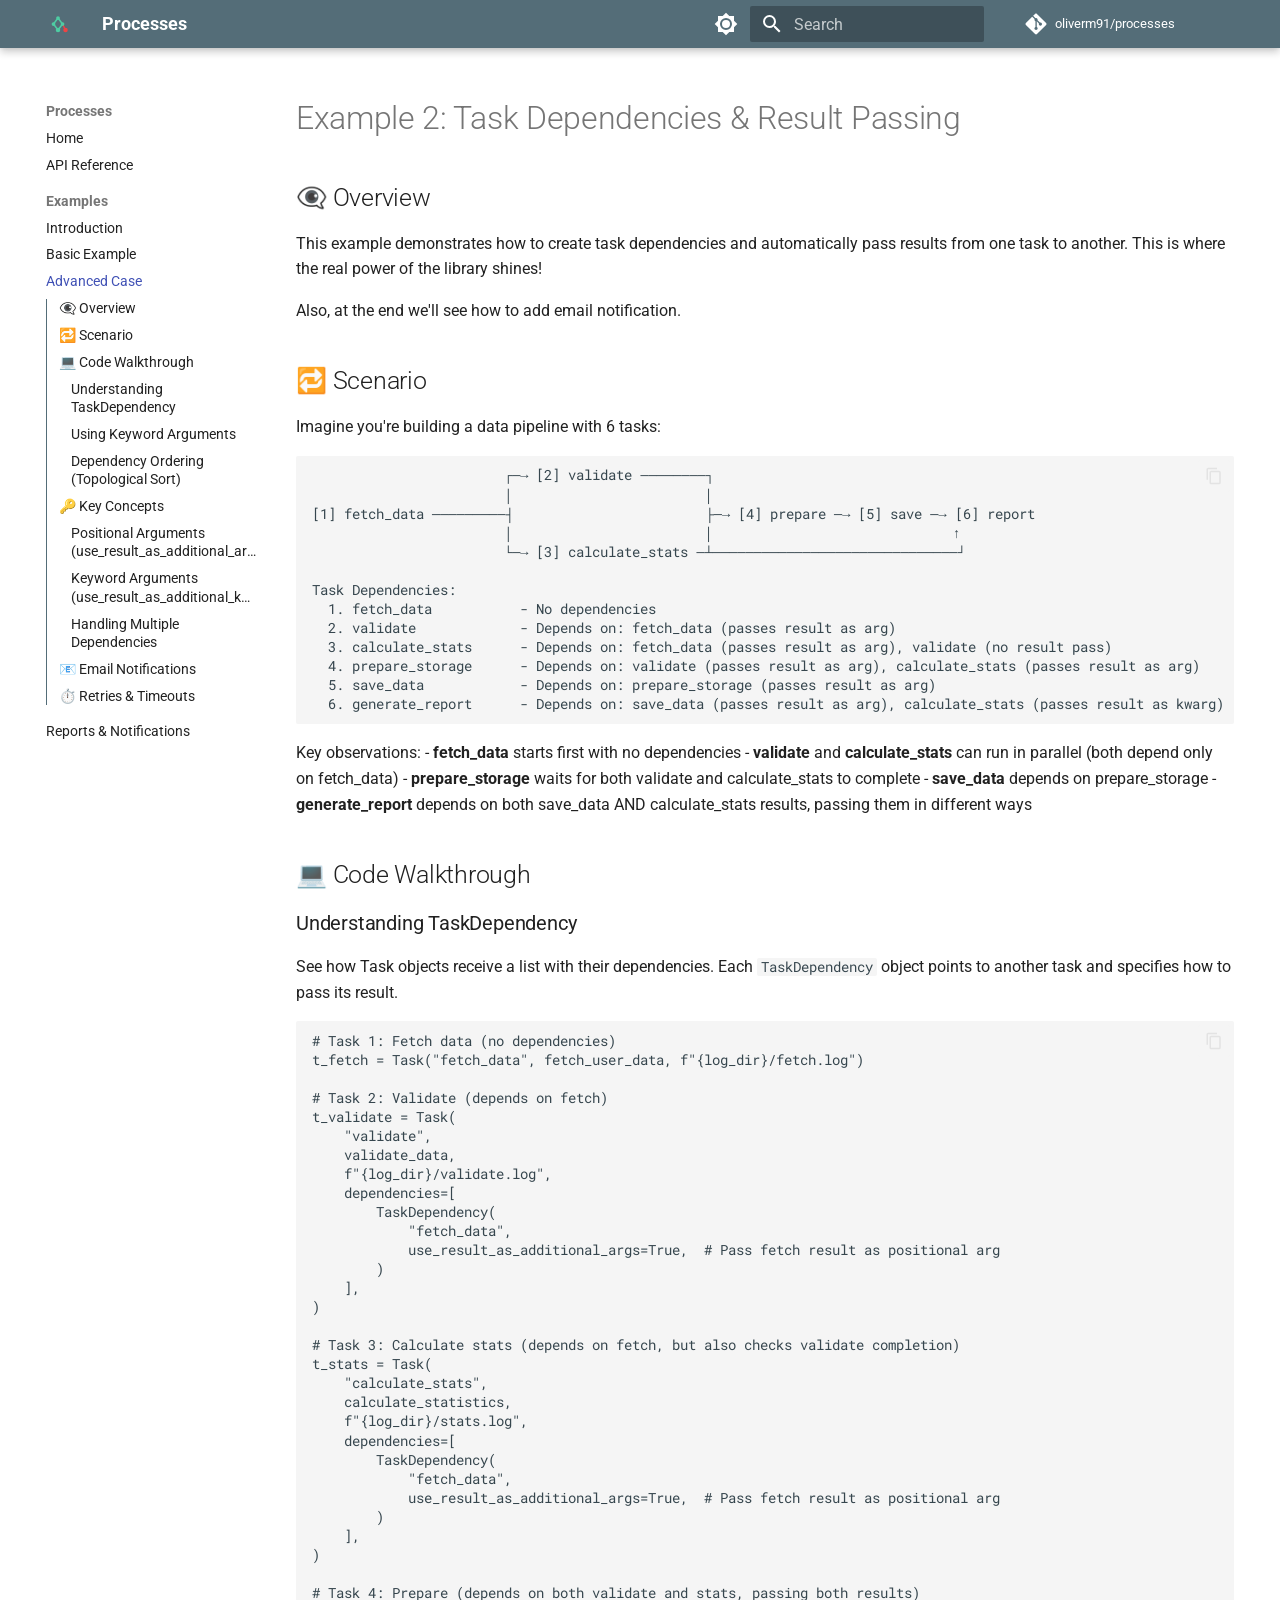
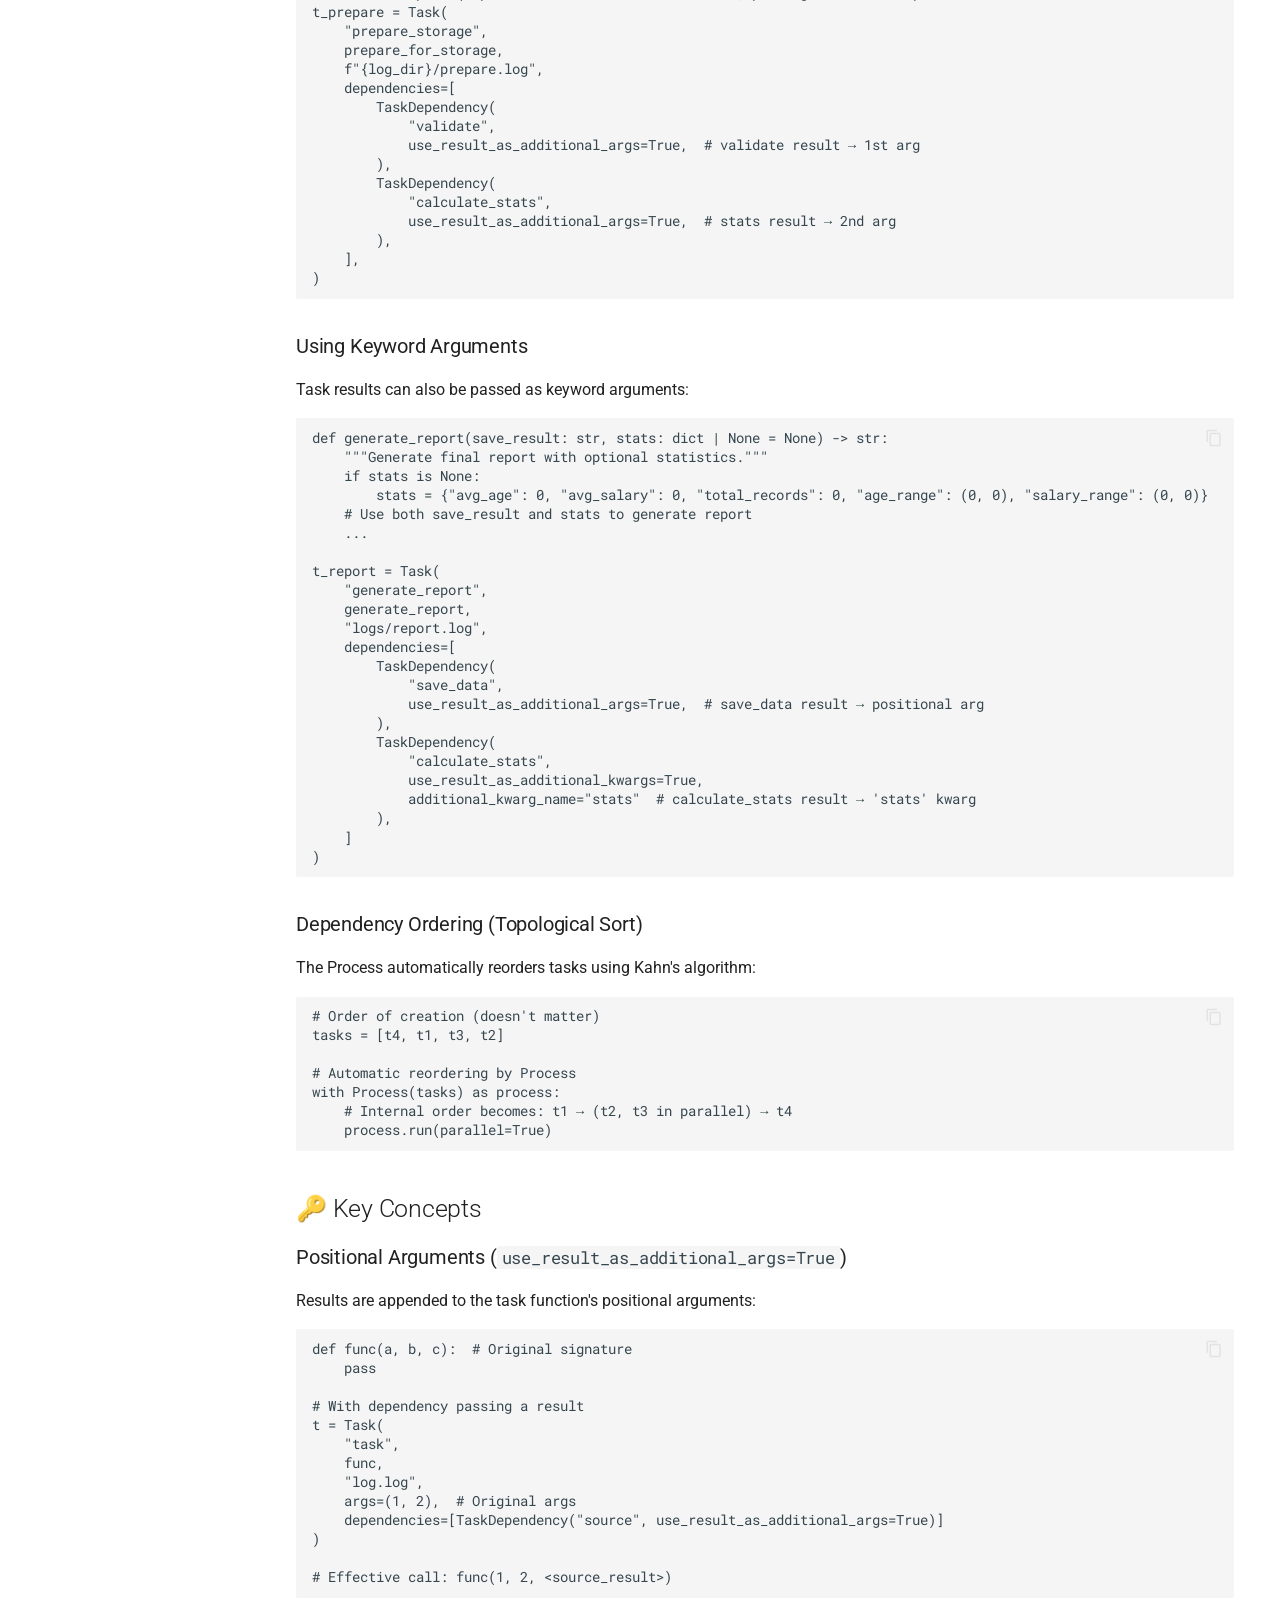
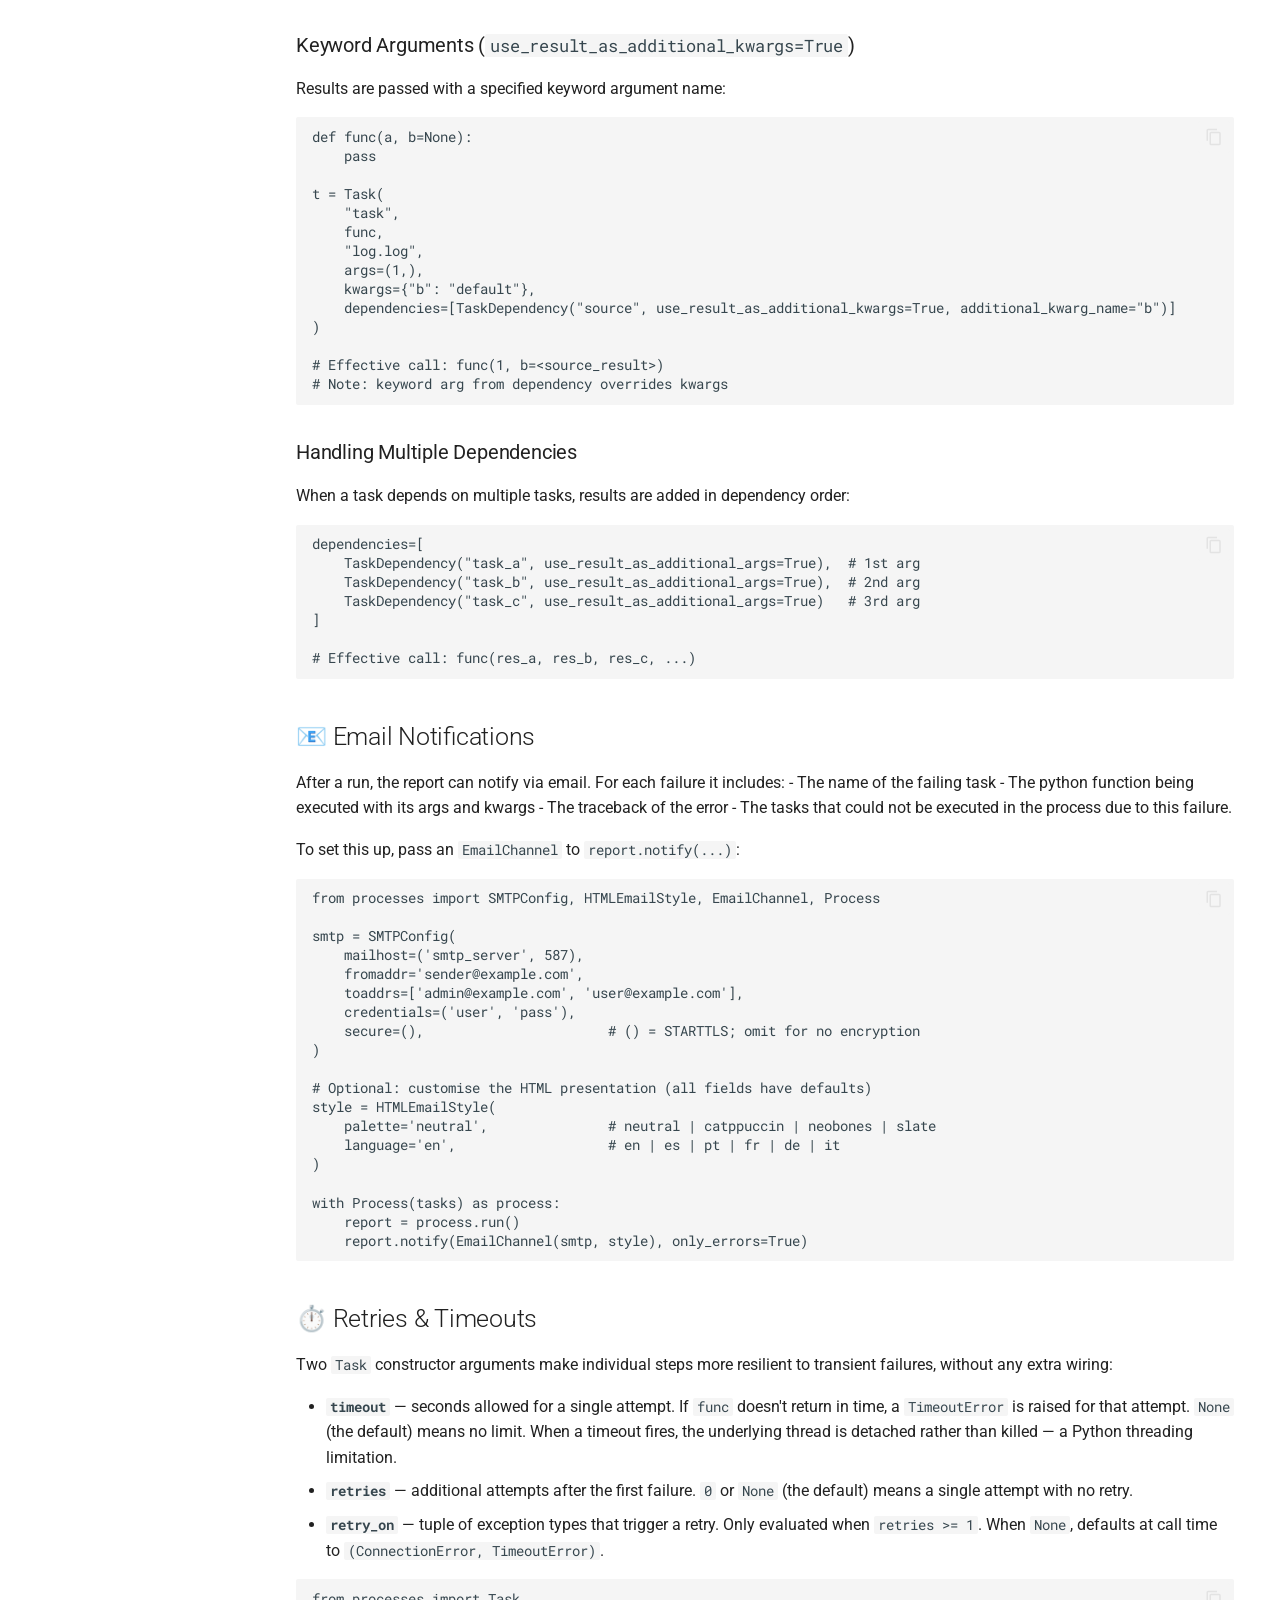
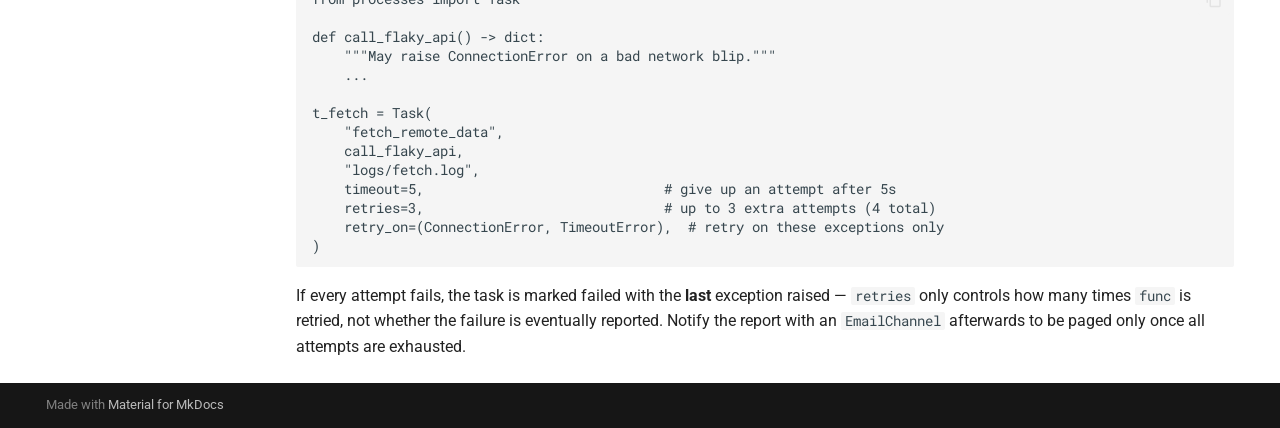
<file: examples/advanced/index.html>
<!doctype html>
<html lang="en" class="no-js">
  <head>
    
      <meta charset="utf-8">
      <meta name="viewport" content="width=device-width,initial-scale=1">
      
      
      
        <link rel="canonical" href="https://oliverm91.github.io/processes/examples/advanced/">
      
      
        <link rel="prev" href="../basic/">
      
      
        <link rel="next" href="../reports/">
      
      
        
      
      
      <link rel="icon" href="../../assets/favicon.svg">
      <meta name="generator" content="mkdocs-1.6.1, mkdocs-material-9.7.1">
    
    
      
        <title>Advanced Case - Processes</title>
      
    
    
      <link rel="stylesheet" href="../../assets/stylesheets/main.484c7ddc.min.css">
      
        
        <link rel="stylesheet" href="../../assets/stylesheets/palette.ab4e12ef.min.css">
      
      


    
    
      
    
    
      
        
        
        <link rel="preconnect" href="https://fonts.gstatic.com" crossorigin>
        <link rel="stylesheet" href="https://fonts.googleapis.com/css?family=Roboto:300,300i,400,400i,700,700i%7CRoboto+Mono:400,400i,700,700i&display=fallback">
        <style>:root{--md-text-font:"Roboto";--md-code-font:"Roboto Mono"}</style>
      
    
    
      <link rel="stylesheet" href="../../assets/_mkdocstrings.css">
    
    <script>__md_scope=new URL("../..",location),__md_hash=e=>[...e].reduce(((e,_)=>(e<<5)-e+_.charCodeAt(0)),0),__md_get=(e,_=localStorage,t=__md_scope)=>JSON.parse(_.getItem(t.pathname+"."+e)),__md_set=(e,_,t=localStorage,a=__md_scope)=>{try{t.setItem(a.pathname+"."+e,JSON.stringify(_))}catch(e){}}</script>
    
      

    
    
  
<meta property="og:type" content="website" />
<meta property="og:title" content="Advanced Case - Processes" />
<meta property="og:image" content="https://oliverm91.github.io/processes/assets/images/social/examples/advanced.png" />
<meta property="og:image:type" content="image/png" />
<meta property="og:image:width" content="1200" />
<meta property="og:image:height" content="630" />
<meta property="og:url" content="https://oliverm91.github.io/processes/examples/advanced/" />
<meta property="twitter:card" content="summary_large_image" />
<meta property="twitter:title" content="Advanced Case - Processes" />
<meta property="twitter:image" content="https://oliverm91.github.io/processes/assets/images/social/examples/advanced.png" />
</head>
  
  
    
    
      
    
    
    
    
    <body dir="ltr" data-md-color-scheme="slate" data-md-color-primary="blue-grey" data-md-color-accent="cyan">
  
    
    <input class="md-toggle" data-md-toggle="drawer" type="checkbox" id="__drawer" autocomplete="off">
    <input class="md-toggle" data-md-toggle="search" type="checkbox" id="__search" autocomplete="off">
    <label class="md-overlay" for="__drawer"></label>
    <div data-md-component="skip">
      
        
        <a href="#example-2-task-dependencies-result-passing" class="md-skip">
          Skip to content
        </a>
      
    </div>
    <div data-md-component="announce">
      
    </div>
    
    
      

  

<header class="md-header md-header--shadow" data-md-component="header">
  <nav class="md-header__inner md-grid" aria-label="Header">
    <a href="../.." title="Processes" class="md-header__button md-logo" aria-label="Processes" data-md-component="logo">
      
  <img src="../../assets/favicon.svg" alt="logo">

    </a>
    <label class="md-header__button md-icon" for="__drawer">
      
      <svg xmlns="http://www.w3.org/2000/svg" viewBox="0 0 24 24"><path d="M3 6h18v2H3zm0 5h18v2H3zm0 5h18v2H3z"/></svg>
    </label>
    <div class="md-header__title" data-md-component="header-title">
      <div class="md-header__ellipsis">
        <div class="md-header__topic">
          <span class="md-ellipsis">
            Processes
          </span>
        </div>
        <div class="md-header__topic" data-md-component="header-topic">
          <span class="md-ellipsis">
            
              Advanced Case
            
          </span>
        </div>
      </div>
    </div>
    
      
        <form class="md-header__option" data-md-component="palette">
  
    
    
    
    <input class="md-option" data-md-color-media="(prefers-color-scheme: dark)" data-md-color-scheme="slate" data-md-color-primary="blue-grey" data-md-color-accent="cyan"  aria-label="Switch to light mode"  type="radio" name="__palette" id="__palette_0">
    
      <label class="md-header__button md-icon" title="Switch to light mode" for="__palette_1" hidden>
        <svg xmlns="http://www.w3.org/2000/svg" viewBox="0 0 24 24"><path d="M12 18c-.89 0-1.74-.2-2.5-.55C11.56 16.5 13 14.42 13 12s-1.44-4.5-3.5-5.45C10.26 6.2 11.11 6 12 6a6 6 0 0 1 6 6 6 6 0 0 1-6 6m8-9.31V4h-4.69L12 .69 8.69 4H4v4.69L.69 12 4 15.31V20h4.69L12 23.31 15.31 20H20v-4.69L23.31 12z"/></svg>
      </label>
    
  
    
    
    
    <input class="md-option" data-md-color-media="(prefers-color-scheme: light)" data-md-color-scheme="default" data-md-color-primary="blue-grey" data-md-color-accent="cyan"  aria-label="Switch to dark mode"  type="radio" name="__palette" id="__palette_1">
    
      <label class="md-header__button md-icon" title="Switch to dark mode" for="__palette_0" hidden>
        <svg xmlns="http://www.w3.org/2000/svg" viewBox="0 0 24 24"><path d="M12 8a4 4 0 0 0-4 4 4 4 0 0 0 4 4 4 4 0 0 0 4-4 4 4 0 0 0-4-4m0 10a6 6 0 0 1-6-6 6 6 0 0 1 6-6 6 6 0 0 1 6 6 6 6 0 0 1-6 6m8-9.31V4h-4.69L12 .69 8.69 4H4v4.69L.69 12 4 15.31V20h4.69L12 23.31 15.31 20H20v-4.69L23.31 12z"/></svg>
      </label>
    
  
</form>
      
    
    
      <script>var palette=__md_get("__palette");if(palette&&palette.color){if("(prefers-color-scheme)"===palette.color.media){var media=matchMedia("(prefers-color-scheme: light)"),input=document.querySelector(media.matches?"[data-md-color-media='(prefers-color-scheme: light)']":"[data-md-color-media='(prefers-color-scheme: dark)']");palette.color.media=input.getAttribute("data-md-color-media"),palette.color.scheme=input.getAttribute("data-md-color-scheme"),palette.color.primary=input.getAttribute("data-md-color-primary"),palette.color.accent=input.getAttribute("data-md-color-accent")}for(var[key,value]of Object.entries(palette.color))document.body.setAttribute("data-md-color-"+key,value)}</script>
    
    
    
      
      
        <label class="md-header__button md-icon" for="__search">
          
          <svg xmlns="http://www.w3.org/2000/svg" viewBox="0 0 24 24"><path d="M9.5 3A6.5 6.5 0 0 1 16 9.5c0 1.61-.59 3.09-1.56 4.23l.27.27h.79l5 5-1.5 1.5-5-5v-.79l-.27-.27A6.52 6.52 0 0 1 9.5 16 6.5 6.5 0 0 1 3 9.5 6.5 6.5 0 0 1 9.5 3m0 2C7 5 5 7 5 9.5S7 14 9.5 14 14 12 14 9.5 12 5 9.5 5"/></svg>
        </label>
        <div class="md-search" data-md-component="search" role="dialog">
  <label class="md-search__overlay" for="__search"></label>
  <div class="md-search__inner" role="search">
    <form class="md-search__form" name="search">
      <input type="text" class="md-search__input" name="query" aria-label="Search" placeholder="Search" autocapitalize="off" autocorrect="off" autocomplete="off" spellcheck="false" data-md-component="search-query" required>
      <label class="md-search__icon md-icon" for="__search">
        
        <svg xmlns="http://www.w3.org/2000/svg" viewBox="0 0 24 24"><path d="M9.5 3A6.5 6.5 0 0 1 16 9.5c0 1.61-.59 3.09-1.56 4.23l.27.27h.79l5 5-1.5 1.5-5-5v-.79l-.27-.27A6.52 6.52 0 0 1 9.5 16 6.5 6.5 0 0 1 3 9.5 6.5 6.5 0 0 1 9.5 3m0 2C7 5 5 7 5 9.5S7 14 9.5 14 14 12 14 9.5 12 5 9.5 5"/></svg>
        
        <svg xmlns="http://www.w3.org/2000/svg" viewBox="0 0 24 24"><path d="M20 11v2H8l5.5 5.5-1.42 1.42L4.16 12l7.92-7.92L13.5 5.5 8 11z"/></svg>
      </label>
      <nav class="md-search__options" aria-label="Search">
        
        <button type="reset" class="md-search__icon md-icon" title="Clear" aria-label="Clear" tabindex="-1">
          
          <svg xmlns="http://www.w3.org/2000/svg" viewBox="0 0 24 24"><path d="M19 6.41 17.59 5 12 10.59 6.41 5 5 6.41 10.59 12 5 17.59 6.41 19 12 13.41 17.59 19 19 17.59 13.41 12z"/></svg>
        </button>
      </nav>
      
    </form>
    <div class="md-search__output">
      <div class="md-search__scrollwrap" tabindex="0" data-md-scrollfix>
        <div class="md-search-result" data-md-component="search-result">
          <div class="md-search-result__meta">
            Initializing search
          </div>
          <ol class="md-search-result__list" role="presentation"></ol>
        </div>
      </div>
    </div>
  </div>
</div>
      
    
    
      <div class="md-header__source">
        <a href="https://github.com/oliverm91/processes/" title="Go to repository" class="md-source" data-md-component="source">
  <div class="md-source__icon md-icon">
    
    <svg xmlns="http://www.w3.org/2000/svg" viewBox="0 0 448 512"><!--! Font Awesome Free 7.1.0 by @fontawesome - https://fontawesome.com License - https://fontawesome.com/license/free (Icons: CC BY 4.0, Fonts: SIL OFL 1.1, Code: MIT License) Copyright 2025 Fonticons, Inc.--><path d="M439.6 236.1 244 40.5c-5.4-5.5-12.8-8.5-20.4-8.5s-15 3-20.4 8.4L162.5 81l51.5 51.5c27.1-9.1 52.7 16.8 43.4 43.7l49.7 49.7c34.2-11.8 61.2 31 35.5 56.7-26.5 26.5-70.2-2.9-56-37.3L240.3 199v121.9c25.3 12.5 22.3 41.8 9.1 55-6.4 6.4-15.2 10.1-24.3 10.1s-17.8-3.6-24.3-10.1c-17.6-17.6-11.1-46.9 11.2-56v-123c-20.8-8.5-24.6-30.7-18.6-45L142.6 101 8.5 235.1C3 240.6 0 247.9 0 255.5s3 15 8.5 20.4l195.6 195.7c5.4 5.4 12.7 8.4 20.4 8.4s15-3 20.4-8.4l194.7-194.7c5.4-5.4 8.4-12.8 8.4-20.4s-3-15-8.4-20.4"/></svg>
  </div>
  <div class="md-source__repository">
    oliverm91/processes
  </div>
</a>
      </div>
    
  </nav>
  
</header>
    
    <div class="md-container" data-md-component="container">
      
      
        
          
        
      
      <main class="md-main" data-md-component="main">
        <div class="md-main__inner md-grid">
          
            
              
              <div class="md-sidebar md-sidebar--primary" data-md-component="sidebar" data-md-type="navigation" >
                <div class="md-sidebar__scrollwrap">
                  <div class="md-sidebar__inner">
                    



  

<nav class="md-nav md-nav--primary md-nav--integrated" aria-label="Navigation" data-md-level="0">
  <label class="md-nav__title" for="__drawer">
    <a href="../.." title="Processes" class="md-nav__button md-logo" aria-label="Processes" data-md-component="logo">
      
  <img src="../../assets/favicon.svg" alt="logo">

    </a>
    Processes
  </label>
  
    <div class="md-nav__source">
      <a href="https://github.com/oliverm91/processes/" title="Go to repository" class="md-source" data-md-component="source">
  <div class="md-source__icon md-icon">
    
    <svg xmlns="http://www.w3.org/2000/svg" viewBox="0 0 448 512"><!--! Font Awesome Free 7.1.0 by @fontawesome - https://fontawesome.com License - https://fontawesome.com/license/free (Icons: CC BY 4.0, Fonts: SIL OFL 1.1, Code: MIT License) Copyright 2025 Fonticons, Inc.--><path d="M439.6 236.1 244 40.5c-5.4-5.5-12.8-8.5-20.4-8.5s-15 3-20.4 8.4L162.5 81l51.5 51.5c27.1-9.1 52.7 16.8 43.4 43.7l49.7 49.7c34.2-11.8 61.2 31 35.5 56.7-26.5 26.5-70.2-2.9-56-37.3L240.3 199v121.9c25.3 12.5 22.3 41.8 9.1 55-6.4 6.4-15.2 10.1-24.3 10.1s-17.8-3.6-24.3-10.1c-17.6-17.6-11.1-46.9 11.2-56v-123c-20.8-8.5-24.6-30.7-18.6-45L142.6 101 8.5 235.1C3 240.6 0 247.9 0 255.5s3 15 8.5 20.4l195.6 195.7c5.4 5.4 12.7 8.4 20.4 8.4s15-3 20.4-8.4l194.7-194.7c5.4-5.4 8.4-12.8 8.4-20.4s-3-15-8.4-20.4"/></svg>
  </div>
  <div class="md-source__repository">
    oliverm91/processes
  </div>
</a>
    </div>
  
  <ul class="md-nav__list" data-md-scrollfix>
    
      
      
  
  
  
  
    <li class="md-nav__item">
      <a href="../.." class="md-nav__link">
        
  
  
  <span class="md-ellipsis">
    
  
    Home
  

    
  </span>
  
  

      </a>
    </li>
  

    
      
      
  
  
  
  
    <li class="md-nav__item">
      <a href="../../reference/" class="md-nav__link">
        
  
  
  <span class="md-ellipsis">
    
  
    API Reference
  

    
  </span>
  
  

      </a>
    </li>
  

    
      
      
  
  
    
  
  
  
    
    
    
    
      
        
        
      
    
    
    <li class="md-nav__item md-nav__item--active md-nav__item--section md-nav__item--nested">
      
        
        
        <input class="md-nav__toggle md-toggle " type="checkbox" id="__nav_3" checked>
        
          
          <label class="md-nav__link" for="__nav_3" id="__nav_3_label" tabindex="">
            
  
  
  <span class="md-ellipsis">
    
  
    Examples
  

    
  </span>
  
  

            <span class="md-nav__icon md-icon"></span>
          </label>
        
        <nav class="md-nav" data-md-level="1" aria-labelledby="__nav_3_label" aria-expanded="true">
          <label class="md-nav__title" for="__nav_3">
            <span class="md-nav__icon md-icon"></span>
            
  
    Examples
  

          </label>
          <ul class="md-nav__list" data-md-scrollfix>
            
              
                
  
  
  
  
    <li class="md-nav__item">
      <a href="../intro/" class="md-nav__link">
        
  
  
  <span class="md-ellipsis">
    
  
    Introduction
  

    
  </span>
  
  

      </a>
    </li>
  

              
            
              
                
  
  
  
  
    <li class="md-nav__item">
      <a href="../basic/" class="md-nav__link">
        
  
  
  <span class="md-ellipsis">
    
  
    Basic Example
  

    
  </span>
  
  

      </a>
    </li>
  

              
            
              
                
  
  
    
  
  
  
    <li class="md-nav__item md-nav__item--active">
      
      <input class="md-nav__toggle md-toggle" type="checkbox" id="__toc">
      
      
        
      
      
        <label class="md-nav__link md-nav__link--active" for="__toc">
          
  
  
  <span class="md-ellipsis">
    
  
    Advanced Case
  

    
  </span>
  
  

          <span class="md-nav__icon md-icon"></span>
        </label>
      
      <a href="./" class="md-nav__link md-nav__link--active">
        
  
  
  <span class="md-ellipsis">
    
  
    Advanced Case
  

    
  </span>
  
  

      </a>
      
        

<nav class="md-nav md-nav--secondary" aria-label="Table of contents">
  
  
  
    
  
  
    <label class="md-nav__title" for="__toc">
      <span class="md-nav__icon md-icon"></span>
      Table of contents
    </label>
    <ul class="md-nav__list" data-md-component="toc" data-md-scrollfix>
      
        <li class="md-nav__item">
  <a href="#overview" class="md-nav__link">
    <span class="md-ellipsis">
      
        👁️‍🗨️ Overview
      
    </span>
  </a>
  
</li>
      
        <li class="md-nav__item">
  <a href="#scenario" class="md-nav__link">
    <span class="md-ellipsis">
      
        🔁 Scenario
      
    </span>
  </a>
  
</li>
      
        <li class="md-nav__item">
  <a href="#code-walkthrough" class="md-nav__link">
    <span class="md-ellipsis">
      
        💻 Code Walkthrough
      
    </span>
  </a>
  
    <nav class="md-nav" aria-label="💻 Code Walkthrough">
      <ul class="md-nav__list">
        
          <li class="md-nav__item">
  <a href="#understanding-taskdependency" class="md-nav__link">
    <span class="md-ellipsis">
      
        Understanding TaskDependency
      
    </span>
  </a>
  
</li>
        
          <li class="md-nav__item">
  <a href="#using-keyword-arguments" class="md-nav__link">
    <span class="md-ellipsis">
      
        Using Keyword Arguments
      
    </span>
  </a>
  
</li>
        
          <li class="md-nav__item">
  <a href="#dependency-ordering-topological-sort" class="md-nav__link">
    <span class="md-ellipsis">
      
        Dependency Ordering (Topological Sort)
      
    </span>
  </a>
  
</li>
        
      </ul>
    </nav>
  
</li>
      
        <li class="md-nav__item">
  <a href="#key-concepts" class="md-nav__link">
    <span class="md-ellipsis">
      
        🔑 Key Concepts
      
    </span>
  </a>
  
    <nav class="md-nav" aria-label="🔑 Key Concepts">
      <ul class="md-nav__list">
        
          <li class="md-nav__item">
  <a href="#positional-arguments-use_result_as_additional_argstrue" class="md-nav__link">
    <span class="md-ellipsis">
      
        Positional Arguments (use_result_as_additional_args=True)
      
    </span>
  </a>
  
</li>
        
          <li class="md-nav__item">
  <a href="#keyword-arguments-use_result_as_additional_kwargstrue" class="md-nav__link">
    <span class="md-ellipsis">
      
        Keyword Arguments (use_result_as_additional_kwargs=True)
      
    </span>
  </a>
  
</li>
        
          <li class="md-nav__item">
  <a href="#handling-multiple-dependencies" class="md-nav__link">
    <span class="md-ellipsis">
      
        Handling Multiple Dependencies
      
    </span>
  </a>
  
</li>
        
      </ul>
    </nav>
  
</li>
      
        <li class="md-nav__item">
  <a href="#email-notifications" class="md-nav__link">
    <span class="md-ellipsis">
      
        📧 Email Notifications
      
    </span>
  </a>
  
</li>
      
        <li class="md-nav__item">
  <a href="#retries-timeouts" class="md-nav__link">
    <span class="md-ellipsis">
      
        ⏱️ Retries &amp; Timeouts
      
    </span>
  </a>
  
</li>
      
    </ul>
  
</nav>
      
    </li>
  

              
            
              
                
  
  
  
  
    <li class="md-nav__item">
      <a href="../reports/" class="md-nav__link">
        
  
  
  <span class="md-ellipsis">
    
  
    Reports & Notifications
  

    
  </span>
  
  

      </a>
    </li>
  

              
            
          </ul>
        </nav>
      
    </li>
  

    
  </ul>
</nav>
                  </div>
                </div>
              </div>
            
            
          
          
            <div class="md-content" data-md-component="content">
              
              <article class="md-content__inner md-typeset">
                
                  


  
  


<h1 id="example-2-task-dependencies-result-passing">Example 2: Task Dependencies &amp; Result Passing</h1>
<h2 id="overview">👁️‍🗨️ Overview</h2>
<p>This example demonstrates how to create task dependencies and automatically pass results from one task to another. This is where the real power of the library shines!</p>
<p>Also, at the end we'll see how to add email notification.</p>
<h2 id="scenario">🔁 Scenario</h2>
<p>Imagine you're building a data pipeline with 6 tasks:</p>
<pre><code>                        ┌─→ [2] validate ────────┐
                        │                        │
[1] fetch_data ─────────┤                        ├─→ [4] prepare ─→ [5] save ─→ [6] report
                        │                        │                              ↑
                        └─→ [3] calculate_stats ─┴──────────────────────────────┘

Task Dependencies:
  1. fetch_data           - No dependencies
  2. validate             - Depends on: fetch_data (passes result as arg)
  3. calculate_stats      - Depends on: fetch_data (passes result as arg), validate (no result pass)
  4. prepare_storage      - Depends on: validate (passes result as arg), calculate_stats (passes result as arg)
  5. save_data            - Depends on: prepare_storage (passes result as arg)
  6. generate_report      - Depends on: save_data (passes result as arg), calculate_stats (passes result as kwarg)
</code></pre>
<p>Key observations:
- <strong>fetch_data</strong> starts first with no dependencies
- <strong>validate</strong> and <strong>calculate_stats</strong> can run in parallel (both depend only on fetch_data)
- <strong>prepare_storage</strong> waits for both validate and calculate_stats to complete
- <strong>save_data</strong> depends on prepare_storage
- <strong>generate_report</strong> depends on both save_data AND calculate_stats results, passing them in different ways</p>
<h2 id="code-walkthrough">💻 Code Walkthrough</h2>
<h3 id="understanding-taskdependency">Understanding TaskDependency</h3>
<p>See how Task objects receive a list with their dependencies. Each <code>TaskDependency</code> object points to another task and specifies how to pass its result.</p>
<pre><code class="language-python"># Task 1: Fetch data (no dependencies)
t_fetch = Task(&quot;fetch_data&quot;, fetch_user_data, f&quot;{log_dir}/fetch.log&quot;)

# Task 2: Validate (depends on fetch)
t_validate = Task(
    &quot;validate&quot;,
    validate_data,
    f&quot;{log_dir}/validate.log&quot;,
    dependencies=[
        TaskDependency(
            &quot;fetch_data&quot;,
            use_result_as_additional_args=True,  # Pass fetch result as positional arg
        )
    ],
)

# Task 3: Calculate stats (depends on fetch, but also checks validate completion)
t_stats = Task(
    &quot;calculate_stats&quot;,
    calculate_statistics,
    f&quot;{log_dir}/stats.log&quot;,
    dependencies=[
        TaskDependency(
            &quot;fetch_data&quot;,
            use_result_as_additional_args=True,  # Pass fetch result as positional arg
        )
    ],
)

# Task 4: Prepare (depends on both validate and stats, passing both results)
t_prepare = Task(
    &quot;prepare_storage&quot;,
    prepare_for_storage,
    f&quot;{log_dir}/prepare.log&quot;,
    dependencies=[
        TaskDependency(
            &quot;validate&quot;,
            use_result_as_additional_args=True,  # validate result → 1st arg
        ),
        TaskDependency(
            &quot;calculate_stats&quot;,
            use_result_as_additional_args=True,  # stats result → 2nd arg
        ),
    ],
)
</code></pre>
<h3 id="using-keyword-arguments">Using Keyword Arguments</h3>
<p>Task results can also be passed as keyword arguments:</p>
<pre><code class="language-python">def generate_report(save_result: str, stats: dict | None = None) -&gt; str:
    &quot;&quot;&quot;Generate final report with optional statistics.&quot;&quot;&quot;
    if stats is None:
        stats = {&quot;avg_age&quot;: 0, &quot;avg_salary&quot;: 0, &quot;total_records&quot;: 0, &quot;age_range&quot;: (0, 0), &quot;salary_range&quot;: (0, 0)}
    # Use both save_result and stats to generate report
    ...

t_report = Task(
    &quot;generate_report&quot;,
    generate_report,
    &quot;logs/report.log&quot;,
    dependencies=[
        TaskDependency(
            &quot;save_data&quot;,
            use_result_as_additional_args=True,  # save_data result → positional arg
        ),
        TaskDependency(
            &quot;calculate_stats&quot;,
            use_result_as_additional_kwargs=True,
            additional_kwarg_name=&quot;stats&quot;  # calculate_stats result → 'stats' kwarg
        ),
    ]
)
</code></pre>
<h3 id="dependency-ordering-topological-sort">Dependency Ordering (Topological Sort)</h3>
<p>The Process automatically reorders tasks using Kahn's algorithm:</p>
<pre><code class="language-python"># Order of creation (doesn't matter)
tasks = [t4, t1, t3, t2]

# Automatic reordering by Process
with Process(tasks) as process:
    # Internal order becomes: t1 → (t2, t3 in parallel) → t4
    process.run(parallel=True)
</code></pre>
<h2 id="key-concepts">🔑 Key Concepts</h2>
<h3 id="positional-arguments-use_result_as_additional_argstrue">Positional Arguments (<code>use_result_as_additional_args=True</code>)</h3>
<p>Results are appended to the task function's positional arguments:</p>
<pre><code class="language-python">def func(a, b, c):  # Original signature
    pass

# With dependency passing a result
t = Task(
    &quot;task&quot;,
    func,
    &quot;log.log&quot;,
    args=(1, 2),  # Original args
    dependencies=[TaskDependency(&quot;source&quot;, use_result_as_additional_args=True)]
)

# Effective call: func(1, 2, &lt;source_result&gt;)
</code></pre>
<h3 id="keyword-arguments-use_result_as_additional_kwargstrue">Keyword Arguments (<code>use_result_as_additional_kwargs=True</code>)</h3>
<p>Results are passed with a specified keyword argument name:</p>
<pre><code class="language-python">def func(a, b=None):
    pass

t = Task(
    &quot;task&quot;,
    func,
    &quot;log.log&quot;,
    args=(1,),
    kwargs={&quot;b&quot;: &quot;default&quot;},
    dependencies=[TaskDependency(&quot;source&quot;, use_result_as_additional_kwargs=True, additional_kwarg_name=&quot;b&quot;)]
)

# Effective call: func(1, b=&lt;source_result&gt;)
# Note: keyword arg from dependency overrides kwargs
</code></pre>
<h3 id="handling-multiple-dependencies">Handling Multiple Dependencies</h3>
<p>When a task depends on multiple tasks, results are added in dependency order:</p>
<pre><code class="language-python">dependencies=[
    TaskDependency(&quot;task_a&quot;, use_result_as_additional_args=True),  # 1st arg
    TaskDependency(&quot;task_b&quot;, use_result_as_additional_args=True),  # 2nd arg
    TaskDependency(&quot;task_c&quot;, use_result_as_additional_args=True)   # 3rd arg
]

# Effective call: func(res_a, res_b, res_c, ...)
</code></pre>
<h2 id="email-notifications">📧 Email Notifications</h2>
<p>After a run, the report can notify via email. For each failure it includes:
- The name of the failing task
- The python function being executed with its args and kwargs
- The traceback of the error
- The tasks that could not be executed in the process due to this failure.</p>
<p>To set this up, pass an <code>EmailChannel</code> to <code>report.notify(...)</code>:</p>
<pre><code class="language-python">from processes import SMTPConfig, HTMLEmailStyle, EmailChannel, Process

smtp = SMTPConfig(
    mailhost=('smtp_server', 587),
    fromaddr='sender@example.com',
    toaddrs=['admin@example.com', 'user@example.com'],
    credentials=('user', 'pass'),
    secure=(),                       # () = STARTTLS; omit for no encryption
)

# Optional: customise the HTML presentation (all fields have defaults)
style = HTMLEmailStyle(
    palette='neutral',               # neutral | catppuccin | neobones | slate
    language='en',                   # en | es | pt | fr | de | it
)

with Process(tasks) as process:
    report = process.run()
    report.notify(EmailChannel(smtp, style), only_errors=True)
</code></pre>
<h2 id="retries-timeouts">⏱️ Retries &amp; Timeouts</h2>
<p>Two <code>Task</code> constructor arguments make individual steps more resilient to
transient failures, without any extra wiring:</p>
<ul>
<li><strong><code>timeout</code></strong> — seconds allowed for a single attempt. If <code>func</code> doesn't
  return in time, a <code>TimeoutError</code> is raised for that attempt. <code>None</code>
  (the default) means no limit. When a timeout fires, the underlying
  thread is detached rather than killed — a Python threading limitation.</li>
<li><strong><code>retries</code></strong> — additional attempts after the first failure. <code>0</code> or
  <code>None</code> (the default) means a single attempt with no retry.</li>
<li><strong><code>retry_on</code></strong> — tuple of exception types that trigger a retry. Only
  evaluated when <code>retries &gt;= 1</code>. When <code>None</code>, defaults at call time to
  <code>(ConnectionError, TimeoutError)</code>.</li>
</ul>
<pre><code class="language-python">from processes import Task

def call_flaky_api() -&gt; dict:
    &quot;&quot;&quot;May raise ConnectionError on a bad network blip.&quot;&quot;&quot;
    ...

t_fetch = Task(
    &quot;fetch_remote_data&quot;,
    call_flaky_api,
    &quot;logs/fetch.log&quot;,
    timeout=5,                              # give up an attempt after 5s
    retries=3,                              # up to 3 extra attempts (4 total)
    retry_on=(ConnectionError, TimeoutError),  # retry on these exceptions only
)
</code></pre>
<p>If every attempt fails, the task is marked failed with the <strong>last</strong>
exception raised — <code>retries</code> only controls how many times <code>func</code> is
retried, not whether the failure is eventually reported. Notify the
report with an <code>EmailChannel</code> afterwards to be paged only once all
attempts are exhausted.</p>












                
              </article>
            </div>
          
          
<script>var target=document.getElementById(location.hash.slice(1));target&&target.name&&(target.checked=target.name.startsWith("__tabbed_"))</script>
        </div>
        
          <button type="button" class="md-top md-icon" data-md-component="top" hidden>
  
  <svg xmlns="http://www.w3.org/2000/svg" viewBox="0 0 24 24"><path d="M13 20h-2V8l-5.5 5.5-1.42-1.42L12 4.16l7.92 7.92-1.42 1.42L13 8z"/></svg>
  Back to top
</button>
        
      </main>
      
        <footer class="md-footer">
  
  <div class="md-footer-meta md-typeset">
    <div class="md-footer-meta__inner md-grid">
      <div class="md-copyright">
  
  
    Made with
    <a href="https://squidfunk.github.io/mkdocs-material/" target="_blank" rel="noopener">
      Material for MkDocs
    </a>
  
</div>
      
    </div>
  </div>
</footer>
      
    </div>
    <div class="md-dialog" data-md-component="dialog">
      <div class="md-dialog__inner md-typeset"></div>
    </div>
    
    
    
      
      
      <script id="__config" type="application/json">{"annotate": null, "base": "../..", "features": ["toc.integrate", "navigation.sections", "content.code.copy", "navigation.top", "navigation.tracking"], "search": "../../assets/javascripts/workers/search.2c215733.min.js", "tags": null, "translations": {"clipboard.copied": "Copied to clipboard", "clipboard.copy": "Copy to clipboard", "search.result.more.one": "1 more on this page", "search.result.more.other": "# more on this page", "search.result.none": "No matching documents", "search.result.one": "1 matching document", "search.result.other": "# matching documents", "search.result.placeholder": "Type to start searching", "search.result.term.missing": "Missing", "select.version": "Select version"}, "version": null}</script>
    
    
      <script src="../../assets/javascripts/bundle.79ae519e.min.js"></script>
      
    
  </body>
</html>
</file>
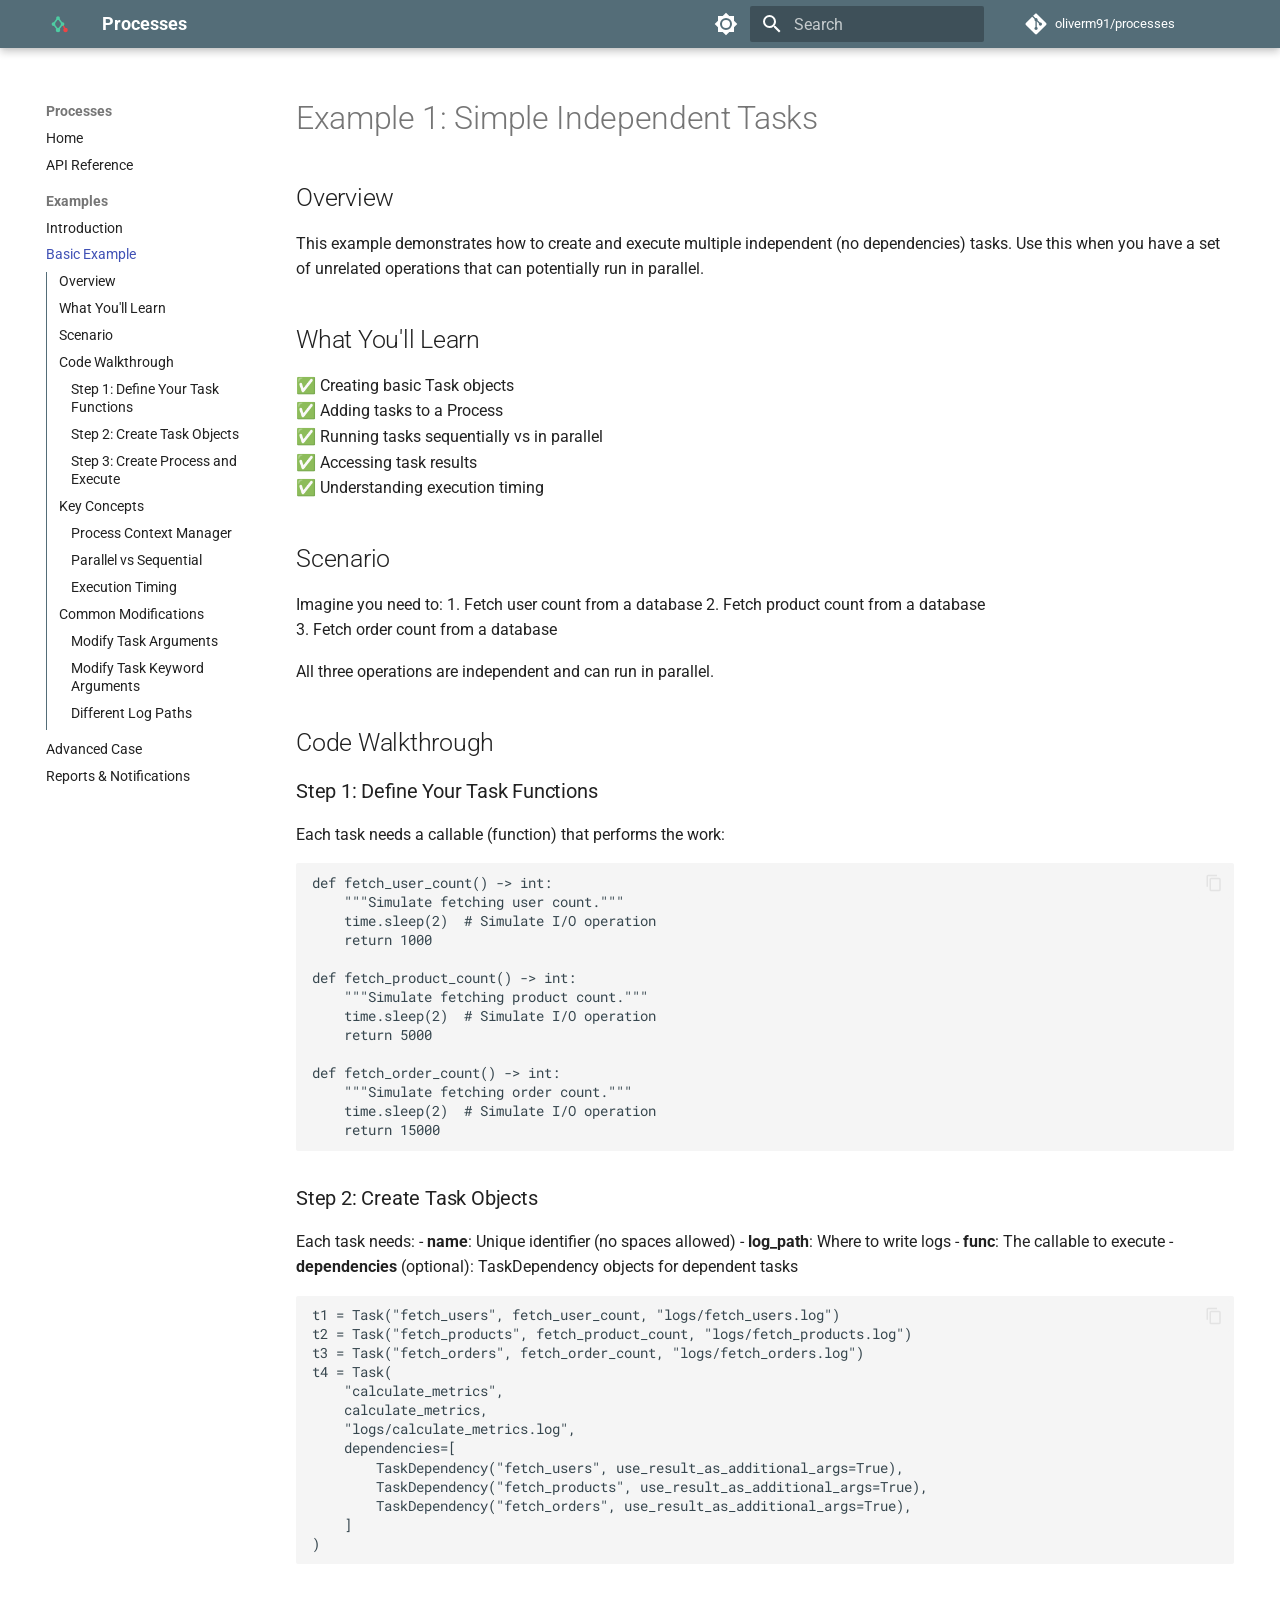
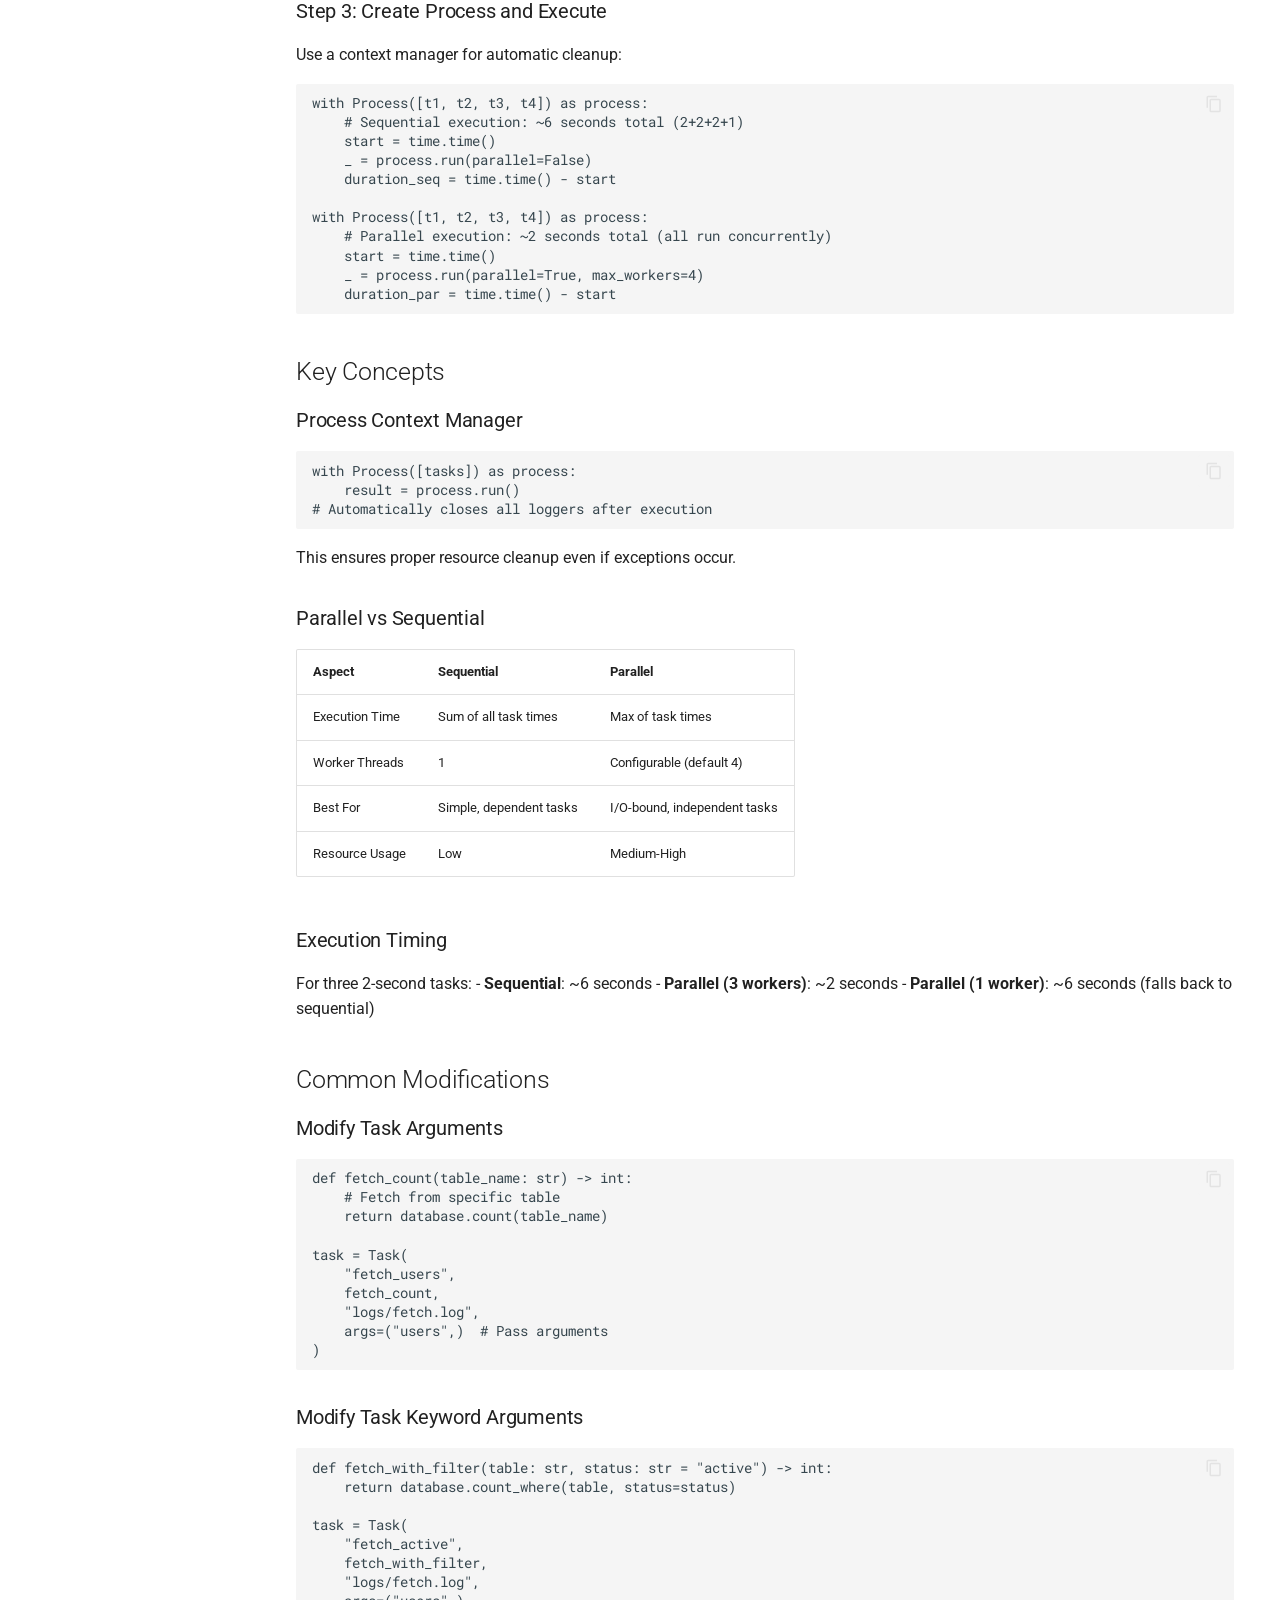
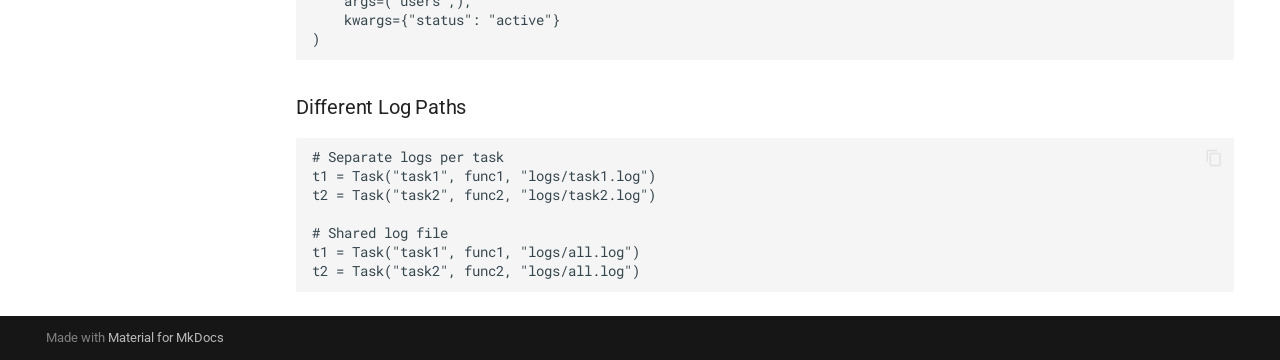
<file: examples/basic/index.html>
<!doctype html>
<html lang="en" class="no-js">
  <head>
    
      <meta charset="utf-8">
      <meta name="viewport" content="width=device-width,initial-scale=1">
      
      
      
        <link rel="canonical" href="https://oliverm91.github.io/processes/examples/basic/">
      
      
        <link rel="prev" href="../intro/">
      
      
        <link rel="next" href="../advanced/">
      
      
        
      
      
      <link rel="icon" href="../../assets/favicon.svg">
      <meta name="generator" content="mkdocs-1.6.1, mkdocs-material-9.7.1">
    
    
      
        <title>Basic Example - Processes</title>
      
    
    
      <link rel="stylesheet" href="../../assets/stylesheets/main.484c7ddc.min.css">
      
        
        <link rel="stylesheet" href="../../assets/stylesheets/palette.ab4e12ef.min.css">
      
      


    
    
      
    
    
      
        
        
        <link rel="preconnect" href="https://fonts.gstatic.com" crossorigin>
        <link rel="stylesheet" href="https://fonts.googleapis.com/css?family=Roboto:300,300i,400,400i,700,700i%7CRoboto+Mono:400,400i,700,700i&display=fallback">
        <style>:root{--md-text-font:"Roboto";--md-code-font:"Roboto Mono"}</style>
      
    
    
      <link rel="stylesheet" href="../../assets/_mkdocstrings.css">
    
    <script>__md_scope=new URL("../..",location),__md_hash=e=>[...e].reduce(((e,_)=>(e<<5)-e+_.charCodeAt(0)),0),__md_get=(e,_=localStorage,t=__md_scope)=>JSON.parse(_.getItem(t.pathname+"."+e)),__md_set=(e,_,t=localStorage,a=__md_scope)=>{try{t.setItem(a.pathname+"."+e,JSON.stringify(_))}catch(e){}}</script>
    
      

    
    
  
<meta property="og:type" content="website" />
<meta property="og:title" content="Basic Example - Processes" />
<meta property="og:image" content="https://oliverm91.github.io/processes/assets/images/social/examples/basic.png" />
<meta property="og:image:type" content="image/png" />
<meta property="og:image:width" content="1200" />
<meta property="og:image:height" content="630" />
<meta property="og:url" content="https://oliverm91.github.io/processes/examples/basic/" />
<meta property="twitter:card" content="summary_large_image" />
<meta property="twitter:title" content="Basic Example - Processes" />
<meta property="twitter:image" content="https://oliverm91.github.io/processes/assets/images/social/examples/basic.png" />
</head>
  
  
    
    
      
    
    
    
    
    <body dir="ltr" data-md-color-scheme="slate" data-md-color-primary="blue-grey" data-md-color-accent="cyan">
  
    
    <input class="md-toggle" data-md-toggle="drawer" type="checkbox" id="__drawer" autocomplete="off">
    <input class="md-toggle" data-md-toggle="search" type="checkbox" id="__search" autocomplete="off">
    <label class="md-overlay" for="__drawer"></label>
    <div data-md-component="skip">
      
        
        <a href="#example-1-simple-independent-tasks" class="md-skip">
          Skip to content
        </a>
      
    </div>
    <div data-md-component="announce">
      
    </div>
    
    
      

  

<header class="md-header md-header--shadow" data-md-component="header">
  <nav class="md-header__inner md-grid" aria-label="Header">
    <a href="../.." title="Processes" class="md-header__button md-logo" aria-label="Processes" data-md-component="logo">
      
  <img src="../../assets/favicon.svg" alt="logo">

    </a>
    <label class="md-header__button md-icon" for="__drawer">
      
      <svg xmlns="http://www.w3.org/2000/svg" viewBox="0 0 24 24"><path d="M3 6h18v2H3zm0 5h18v2H3zm0 5h18v2H3z"/></svg>
    </label>
    <div class="md-header__title" data-md-component="header-title">
      <div class="md-header__ellipsis">
        <div class="md-header__topic">
          <span class="md-ellipsis">
            Processes
          </span>
        </div>
        <div class="md-header__topic" data-md-component="header-topic">
          <span class="md-ellipsis">
            
              Basic Example
            
          </span>
        </div>
      </div>
    </div>
    
      
        <form class="md-header__option" data-md-component="palette">
  
    
    
    
    <input class="md-option" data-md-color-media="(prefers-color-scheme: dark)" data-md-color-scheme="slate" data-md-color-primary="blue-grey" data-md-color-accent="cyan"  aria-label="Switch to light mode"  type="radio" name="__palette" id="__palette_0">
    
      <label class="md-header__button md-icon" title="Switch to light mode" for="__palette_1" hidden>
        <svg xmlns="http://www.w3.org/2000/svg" viewBox="0 0 24 24"><path d="M12 18c-.89 0-1.74-.2-2.5-.55C11.56 16.5 13 14.42 13 12s-1.44-4.5-3.5-5.45C10.26 6.2 11.11 6 12 6a6 6 0 0 1 6 6 6 6 0 0 1-6 6m8-9.31V4h-4.69L12 .69 8.69 4H4v4.69L.69 12 4 15.31V20h4.69L12 23.31 15.31 20H20v-4.69L23.31 12z"/></svg>
      </label>
    
  
    
    
    
    <input class="md-option" data-md-color-media="(prefers-color-scheme: light)" data-md-color-scheme="default" data-md-color-primary="blue-grey" data-md-color-accent="cyan"  aria-label="Switch to dark mode"  type="radio" name="__palette" id="__palette_1">
    
      <label class="md-header__button md-icon" title="Switch to dark mode" for="__palette_0" hidden>
        <svg xmlns="http://www.w3.org/2000/svg" viewBox="0 0 24 24"><path d="M12 8a4 4 0 0 0-4 4 4 4 0 0 0 4 4 4 4 0 0 0 4-4 4 4 0 0 0-4-4m0 10a6 6 0 0 1-6-6 6 6 0 0 1 6-6 6 6 0 0 1 6 6 6 6 0 0 1-6 6m8-9.31V4h-4.69L12 .69 8.69 4H4v4.69L.69 12 4 15.31V20h4.69L12 23.31 15.31 20H20v-4.69L23.31 12z"/></svg>
      </label>
    
  
</form>
      
    
    
      <script>var palette=__md_get("__palette");if(palette&&palette.color){if("(prefers-color-scheme)"===palette.color.media){var media=matchMedia("(prefers-color-scheme: light)"),input=document.querySelector(media.matches?"[data-md-color-media='(prefers-color-scheme: light)']":"[data-md-color-media='(prefers-color-scheme: dark)']");palette.color.media=input.getAttribute("data-md-color-media"),palette.color.scheme=input.getAttribute("data-md-color-scheme"),palette.color.primary=input.getAttribute("data-md-color-primary"),palette.color.accent=input.getAttribute("data-md-color-accent")}for(var[key,value]of Object.entries(palette.color))document.body.setAttribute("data-md-color-"+key,value)}</script>
    
    
    
      
      
        <label class="md-header__button md-icon" for="__search">
          
          <svg xmlns="http://www.w3.org/2000/svg" viewBox="0 0 24 24"><path d="M9.5 3A6.5 6.5 0 0 1 16 9.5c0 1.61-.59 3.09-1.56 4.23l.27.27h.79l5 5-1.5 1.5-5-5v-.79l-.27-.27A6.52 6.52 0 0 1 9.5 16 6.5 6.5 0 0 1 3 9.5 6.5 6.5 0 0 1 9.5 3m0 2C7 5 5 7 5 9.5S7 14 9.5 14 14 12 14 9.5 12 5 9.5 5"/></svg>
        </label>
        <div class="md-search" data-md-component="search" role="dialog">
  <label class="md-search__overlay" for="__search"></label>
  <div class="md-search__inner" role="search">
    <form class="md-search__form" name="search">
      <input type="text" class="md-search__input" name="query" aria-label="Search" placeholder="Search" autocapitalize="off" autocorrect="off" autocomplete="off" spellcheck="false" data-md-component="search-query" required>
      <label class="md-search__icon md-icon" for="__search">
        
        <svg xmlns="http://www.w3.org/2000/svg" viewBox="0 0 24 24"><path d="M9.5 3A6.5 6.5 0 0 1 16 9.5c0 1.61-.59 3.09-1.56 4.23l.27.27h.79l5 5-1.5 1.5-5-5v-.79l-.27-.27A6.52 6.52 0 0 1 9.5 16 6.5 6.5 0 0 1 3 9.5 6.5 6.5 0 0 1 9.5 3m0 2C7 5 5 7 5 9.5S7 14 9.5 14 14 12 14 9.5 12 5 9.5 5"/></svg>
        
        <svg xmlns="http://www.w3.org/2000/svg" viewBox="0 0 24 24"><path d="M20 11v2H8l5.5 5.5-1.42 1.42L4.16 12l7.92-7.92L13.5 5.5 8 11z"/></svg>
      </label>
      <nav class="md-search__options" aria-label="Search">
        
        <button type="reset" class="md-search__icon md-icon" title="Clear" aria-label="Clear" tabindex="-1">
          
          <svg xmlns="http://www.w3.org/2000/svg" viewBox="0 0 24 24"><path d="M19 6.41 17.59 5 12 10.59 6.41 5 5 6.41 10.59 12 5 17.59 6.41 19 12 13.41 17.59 19 19 17.59 13.41 12z"/></svg>
        </button>
      </nav>
      
    </form>
    <div class="md-search__output">
      <div class="md-search__scrollwrap" tabindex="0" data-md-scrollfix>
        <div class="md-search-result" data-md-component="search-result">
          <div class="md-search-result__meta">
            Initializing search
          </div>
          <ol class="md-search-result__list" role="presentation"></ol>
        </div>
      </div>
    </div>
  </div>
</div>
      
    
    
      <div class="md-header__source">
        <a href="https://github.com/oliverm91/processes/" title="Go to repository" class="md-source" data-md-component="source">
  <div class="md-source__icon md-icon">
    
    <svg xmlns="http://www.w3.org/2000/svg" viewBox="0 0 448 512"><!--! Font Awesome Free 7.1.0 by @fontawesome - https://fontawesome.com License - https://fontawesome.com/license/free (Icons: CC BY 4.0, Fonts: SIL OFL 1.1, Code: MIT License) Copyright 2025 Fonticons, Inc.--><path d="M439.6 236.1 244 40.5c-5.4-5.5-12.8-8.5-20.4-8.5s-15 3-20.4 8.4L162.5 81l51.5 51.5c27.1-9.1 52.7 16.8 43.4 43.7l49.7 49.7c34.2-11.8 61.2 31 35.5 56.7-26.5 26.5-70.2-2.9-56-37.3L240.3 199v121.9c25.3 12.5 22.3 41.8 9.1 55-6.4 6.4-15.2 10.1-24.3 10.1s-17.8-3.6-24.3-10.1c-17.6-17.6-11.1-46.9 11.2-56v-123c-20.8-8.5-24.6-30.7-18.6-45L142.6 101 8.5 235.1C3 240.6 0 247.9 0 255.5s3 15 8.5 20.4l195.6 195.7c5.4 5.4 12.7 8.4 20.4 8.4s15-3 20.4-8.4l194.7-194.7c5.4-5.4 8.4-12.8 8.4-20.4s-3-15-8.4-20.4"/></svg>
  </div>
  <div class="md-source__repository">
    oliverm91/processes
  </div>
</a>
      </div>
    
  </nav>
  
</header>
    
    <div class="md-container" data-md-component="container">
      
      
        
          
        
      
      <main class="md-main" data-md-component="main">
        <div class="md-main__inner md-grid">
          
            
              
              <div class="md-sidebar md-sidebar--primary" data-md-component="sidebar" data-md-type="navigation" >
                <div class="md-sidebar__scrollwrap">
                  <div class="md-sidebar__inner">
                    



  

<nav class="md-nav md-nav--primary md-nav--integrated" aria-label="Navigation" data-md-level="0">
  <label class="md-nav__title" for="__drawer">
    <a href="../.." title="Processes" class="md-nav__button md-logo" aria-label="Processes" data-md-component="logo">
      
  <img src="../../assets/favicon.svg" alt="logo">

    </a>
    Processes
  </label>
  
    <div class="md-nav__source">
      <a href="https://github.com/oliverm91/processes/" title="Go to repository" class="md-source" data-md-component="source">
  <div class="md-source__icon md-icon">
    
    <svg xmlns="http://www.w3.org/2000/svg" viewBox="0 0 448 512"><!--! Font Awesome Free 7.1.0 by @fontawesome - https://fontawesome.com License - https://fontawesome.com/license/free (Icons: CC BY 4.0, Fonts: SIL OFL 1.1, Code: MIT License) Copyright 2025 Fonticons, Inc.--><path d="M439.6 236.1 244 40.5c-5.4-5.5-12.8-8.5-20.4-8.5s-15 3-20.4 8.4L162.5 81l51.5 51.5c27.1-9.1 52.7 16.8 43.4 43.7l49.7 49.7c34.2-11.8 61.2 31 35.5 56.7-26.5 26.5-70.2-2.9-56-37.3L240.3 199v121.9c25.3 12.5 22.3 41.8 9.1 55-6.4 6.4-15.2 10.1-24.3 10.1s-17.8-3.6-24.3-10.1c-17.6-17.6-11.1-46.9 11.2-56v-123c-20.8-8.5-24.6-30.7-18.6-45L142.6 101 8.5 235.1C3 240.6 0 247.9 0 255.5s3 15 8.5 20.4l195.6 195.7c5.4 5.4 12.7 8.4 20.4 8.4s15-3 20.4-8.4l194.7-194.7c5.4-5.4 8.4-12.8 8.4-20.4s-3-15-8.4-20.4"/></svg>
  </div>
  <div class="md-source__repository">
    oliverm91/processes
  </div>
</a>
    </div>
  
  <ul class="md-nav__list" data-md-scrollfix>
    
      
      
  
  
  
  
    <li class="md-nav__item">
      <a href="../.." class="md-nav__link">
        
  
  
  <span class="md-ellipsis">
    
  
    Home
  

    
  </span>
  
  

      </a>
    </li>
  

    
      
      
  
  
  
  
    <li class="md-nav__item">
      <a href="../../reference/" class="md-nav__link">
        
  
  
  <span class="md-ellipsis">
    
  
    API Reference
  

    
  </span>
  
  

      </a>
    </li>
  

    
      
      
  
  
    
  
  
  
    
    
    
    
      
        
        
      
    
    
    <li class="md-nav__item md-nav__item--active md-nav__item--section md-nav__item--nested">
      
        
        
        <input class="md-nav__toggle md-toggle " type="checkbox" id="__nav_3" checked>
        
          
          <label class="md-nav__link" for="__nav_3" id="__nav_3_label" tabindex="">
            
  
  
  <span class="md-ellipsis">
    
  
    Examples
  

    
  </span>
  
  

            <span class="md-nav__icon md-icon"></span>
          </label>
        
        <nav class="md-nav" data-md-level="1" aria-labelledby="__nav_3_label" aria-expanded="true">
          <label class="md-nav__title" for="__nav_3">
            <span class="md-nav__icon md-icon"></span>
            
  
    Examples
  

          </label>
          <ul class="md-nav__list" data-md-scrollfix>
            
              
                
  
  
  
  
    <li class="md-nav__item">
      <a href="../intro/" class="md-nav__link">
        
  
  
  <span class="md-ellipsis">
    
  
    Introduction
  

    
  </span>
  
  

      </a>
    </li>
  

              
            
              
                
  
  
    
  
  
  
    <li class="md-nav__item md-nav__item--active">
      
      <input class="md-nav__toggle md-toggle" type="checkbox" id="__toc">
      
      
        
      
      
        <label class="md-nav__link md-nav__link--active" for="__toc">
          
  
  
  <span class="md-ellipsis">
    
  
    Basic Example
  

    
  </span>
  
  

          <span class="md-nav__icon md-icon"></span>
        </label>
      
      <a href="./" class="md-nav__link md-nav__link--active">
        
  
  
  <span class="md-ellipsis">
    
  
    Basic Example
  

    
  </span>
  
  

      </a>
      
        

<nav class="md-nav md-nav--secondary" aria-label="Table of contents">
  
  
  
    
  
  
    <label class="md-nav__title" for="__toc">
      <span class="md-nav__icon md-icon"></span>
      Table of contents
    </label>
    <ul class="md-nav__list" data-md-component="toc" data-md-scrollfix>
      
        <li class="md-nav__item">
  <a href="#overview" class="md-nav__link">
    <span class="md-ellipsis">
      
        Overview
      
    </span>
  </a>
  
</li>
      
        <li class="md-nav__item">
  <a href="#what-youll-learn" class="md-nav__link">
    <span class="md-ellipsis">
      
        What You'll Learn
      
    </span>
  </a>
  
</li>
      
        <li class="md-nav__item">
  <a href="#scenario" class="md-nav__link">
    <span class="md-ellipsis">
      
        Scenario
      
    </span>
  </a>
  
</li>
      
        <li class="md-nav__item">
  <a href="#code-walkthrough" class="md-nav__link">
    <span class="md-ellipsis">
      
        Code Walkthrough
      
    </span>
  </a>
  
    <nav class="md-nav" aria-label="Code Walkthrough">
      <ul class="md-nav__list">
        
          <li class="md-nav__item">
  <a href="#step-1-define-your-task-functions" class="md-nav__link">
    <span class="md-ellipsis">
      
        Step 1: Define Your Task Functions
      
    </span>
  </a>
  
</li>
        
          <li class="md-nav__item">
  <a href="#step-2-create-task-objects" class="md-nav__link">
    <span class="md-ellipsis">
      
        Step 2: Create Task Objects
      
    </span>
  </a>
  
</li>
        
          <li class="md-nav__item">
  <a href="#step-3-create-process-and-execute" class="md-nav__link">
    <span class="md-ellipsis">
      
        Step 3: Create Process and Execute
      
    </span>
  </a>
  
</li>
        
      </ul>
    </nav>
  
</li>
      
        <li class="md-nav__item">
  <a href="#key-concepts" class="md-nav__link">
    <span class="md-ellipsis">
      
        Key Concepts
      
    </span>
  </a>
  
    <nav class="md-nav" aria-label="Key Concepts">
      <ul class="md-nav__list">
        
          <li class="md-nav__item">
  <a href="#process-context-manager" class="md-nav__link">
    <span class="md-ellipsis">
      
        Process Context Manager
      
    </span>
  </a>
  
</li>
        
          <li class="md-nav__item">
  <a href="#parallel-vs-sequential" class="md-nav__link">
    <span class="md-ellipsis">
      
        Parallel vs Sequential
      
    </span>
  </a>
  
</li>
        
          <li class="md-nav__item">
  <a href="#execution-timing" class="md-nav__link">
    <span class="md-ellipsis">
      
        Execution Timing
      
    </span>
  </a>
  
</li>
        
      </ul>
    </nav>
  
</li>
      
        <li class="md-nav__item">
  <a href="#common-modifications" class="md-nav__link">
    <span class="md-ellipsis">
      
        Common Modifications
      
    </span>
  </a>
  
    <nav class="md-nav" aria-label="Common Modifications">
      <ul class="md-nav__list">
        
          <li class="md-nav__item">
  <a href="#modify-task-arguments" class="md-nav__link">
    <span class="md-ellipsis">
      
        Modify Task Arguments
      
    </span>
  </a>
  
</li>
        
          <li class="md-nav__item">
  <a href="#modify-task-keyword-arguments" class="md-nav__link">
    <span class="md-ellipsis">
      
        Modify Task Keyword Arguments
      
    </span>
  </a>
  
</li>
        
          <li class="md-nav__item">
  <a href="#different-log-paths" class="md-nav__link">
    <span class="md-ellipsis">
      
        Different Log Paths
      
    </span>
  </a>
  
</li>
        
      </ul>
    </nav>
  
</li>
      
    </ul>
  
</nav>
      
    </li>
  

              
            
              
                
  
  
  
  
    <li class="md-nav__item">
      <a href="../advanced/" class="md-nav__link">
        
  
  
  <span class="md-ellipsis">
    
  
    Advanced Case
  

    
  </span>
  
  

      </a>
    </li>
  

              
            
              
                
  
  
  
  
    <li class="md-nav__item">
      <a href="../reports/" class="md-nav__link">
        
  
  
  <span class="md-ellipsis">
    
  
    Reports & Notifications
  

    
  </span>
  
  

      </a>
    </li>
  

              
            
          </ul>
        </nav>
      
    </li>
  

    
  </ul>
</nav>
                  </div>
                </div>
              </div>
            
            
          
          
            <div class="md-content" data-md-component="content">
              
              <article class="md-content__inner md-typeset">
                
                  


  
  


<h1 id="example-1-simple-independent-tasks">Example 1: Simple Independent Tasks</h1>
<h2 id="overview">Overview</h2>
<p>This example demonstrates how to create and execute multiple independent (no dependencies) tasks. Use this when you have a set of unrelated operations that can potentially run in parallel.</p>
<h2 id="what-youll-learn">What You'll Learn</h2>
<p>✅ Creating basic Task objects<br />
✅ Adding tasks to a Process<br />
✅ Running tasks sequentially vs in parallel<br />
✅ Accessing task results<br />
✅ Understanding execution timing  </p>
<h2 id="scenario">Scenario</h2>
<p>Imagine you need to:
1. Fetch user count from a database
2. Fetch product count from a database<br />
3. Fetch order count from a database</p>
<p>All three operations are independent and can run in parallel.</p>
<h2 id="code-walkthrough">Code Walkthrough</h2>
<h3 id="step-1-define-your-task-functions">Step 1: Define Your Task Functions</h3>
<p>Each task needs a callable (function) that performs the work:</p>
<pre><code class="language-python">def fetch_user_count() -&gt; int:
    &quot;&quot;&quot;Simulate fetching user count.&quot;&quot;&quot;
    time.sleep(2)  # Simulate I/O operation
    return 1000

def fetch_product_count() -&gt; int:
    &quot;&quot;&quot;Simulate fetching product count.&quot;&quot;&quot;
    time.sleep(2)  # Simulate I/O operation
    return 5000

def fetch_order_count() -&gt; int:
    &quot;&quot;&quot;Simulate fetching order count.&quot;&quot;&quot;
    time.sleep(2)  # Simulate I/O operation
    return 15000
</code></pre>
<h3 id="step-2-create-task-objects">Step 2: Create Task Objects</h3>
<p>Each task needs:
- <strong>name</strong>: Unique identifier (no spaces allowed)
- <strong>log_path</strong>: Where to write logs
- <strong>func</strong>: The callable to execute
- <strong>dependencies</strong> (optional): TaskDependency objects for dependent tasks</p>
<pre><code class="language-python">t1 = Task(&quot;fetch_users&quot;, fetch_user_count, &quot;logs/fetch_users.log&quot;)
t2 = Task(&quot;fetch_products&quot;, fetch_product_count, &quot;logs/fetch_products.log&quot;)
t3 = Task(&quot;fetch_orders&quot;, fetch_order_count, &quot;logs/fetch_orders.log&quot;)
t4 = Task(
    &quot;calculate_metrics&quot;,
    calculate_metrics,
    &quot;logs/calculate_metrics.log&quot;,
    dependencies=[
        TaskDependency(&quot;fetch_users&quot;, use_result_as_additional_args=True),
        TaskDependency(&quot;fetch_products&quot;, use_result_as_additional_args=True),
        TaskDependency(&quot;fetch_orders&quot;, use_result_as_additional_args=True),
    ]
)
</code></pre>
<h3 id="step-3-create-process-and-execute">Step 3: Create Process and Execute</h3>
<p>Use a context manager for automatic cleanup:</p>
<pre><code class="language-python">with Process([t1, t2, t3, t4]) as process:
    # Sequential execution: ~6 seconds total (2+2+2+1)
    start = time.time()
    _ = process.run(parallel=False)
    duration_seq = time.time() - start

with Process([t1, t2, t3, t4]) as process:
    # Parallel execution: ~2 seconds total (all run concurrently)
    start = time.time()
    _ = process.run(parallel=True, max_workers=4)
    duration_par = time.time() - start
</code></pre>
<h2 id="key-concepts">Key Concepts</h2>
<h3 id="process-context-manager">Process Context Manager</h3>
<pre><code class="language-python">with Process([tasks]) as process:
    result = process.run()
# Automatically closes all loggers after execution
</code></pre>
<p>This ensures proper resource cleanup even if exceptions occur.</p>
<h3 id="parallel-vs-sequential">Parallel vs Sequential</h3>
<table>
<thead>
<tr>
<th>Aspect</th>
<th>Sequential</th>
<th>Parallel</th>
</tr>
</thead>
<tbody>
<tr>
<td>Execution Time</td>
<td>Sum of all task times</td>
<td>Max of task times</td>
</tr>
<tr>
<td>Worker Threads</td>
<td>1</td>
<td>Configurable (default 4)</td>
</tr>
<tr>
<td>Best For</td>
<td>Simple, dependent tasks</td>
<td>I/O-bound, independent tasks</td>
</tr>
<tr>
<td>Resource Usage</td>
<td>Low</td>
<td>Medium-High</td>
</tr>
</tbody>
</table>
<h3 id="execution-timing">Execution Timing</h3>
<p>For three 2-second tasks:
- <strong>Sequential</strong>: ~6 seconds
- <strong>Parallel (3 workers)</strong>: ~2 seconds
- <strong>Parallel (1 worker)</strong>: ~6 seconds (falls back to sequential)</p>
<h2 id="common-modifications">Common Modifications</h2>
<h3 id="modify-task-arguments">Modify Task Arguments</h3>
<pre><code class="language-python">def fetch_count(table_name: str) -&gt; int:
    # Fetch from specific table
    return database.count(table_name)

task = Task(
    &quot;fetch_users&quot;,
    fetch_count,
    &quot;logs/fetch.log&quot;,
    args=(&quot;users&quot;,)  # Pass arguments
)
</code></pre>
<h3 id="modify-task-keyword-arguments">Modify Task Keyword Arguments</h3>
<pre><code class="language-python">def fetch_with_filter(table: str, status: str = &quot;active&quot;) -&gt; int:
    return database.count_where(table, status=status)

task = Task(
    &quot;fetch_active&quot;,
    fetch_with_filter,
    &quot;logs/fetch.log&quot;,
    args=(&quot;users&quot;,),
    kwargs={&quot;status&quot;: &quot;active&quot;}
)
</code></pre>
<h3 id="different-log-paths">Different Log Paths</h3>
<pre><code class="language-python"># Separate logs per task
t1 = Task(&quot;task1&quot;, func1, &quot;logs/task1.log&quot;)
t2 = Task(&quot;task2&quot;, func2, &quot;logs/task2.log&quot;)

# Shared log file
t1 = Task(&quot;task1&quot;, func1, &quot;logs/all.log&quot;)
t2 = Task(&quot;task2&quot;, func2, &quot;logs/all.log&quot;)
</code></pre>












                
              </article>
            </div>
          
          
<script>var target=document.getElementById(location.hash.slice(1));target&&target.name&&(target.checked=target.name.startsWith("__tabbed_"))</script>
        </div>
        
          <button type="button" class="md-top md-icon" data-md-component="top" hidden>
  
  <svg xmlns="http://www.w3.org/2000/svg" viewBox="0 0 24 24"><path d="M13 20h-2V8l-5.5 5.5-1.42-1.42L12 4.16l7.92 7.92-1.42 1.42L13 8z"/></svg>
  Back to top
</button>
        
      </main>
      
        <footer class="md-footer">
  
  <div class="md-footer-meta md-typeset">
    <div class="md-footer-meta__inner md-grid">
      <div class="md-copyright">
  
  
    Made with
    <a href="https://squidfunk.github.io/mkdocs-material/" target="_blank" rel="noopener">
      Material for MkDocs
    </a>
  
</div>
      
    </div>
  </div>
</footer>
      
    </div>
    <div class="md-dialog" data-md-component="dialog">
      <div class="md-dialog__inner md-typeset"></div>
    </div>
    
    
    
      
      
      <script id="__config" type="application/json">{"annotate": null, "base": "../..", "features": ["toc.integrate", "navigation.sections", "content.code.copy", "navigation.top", "navigation.tracking"], "search": "../../assets/javascripts/workers/search.2c215733.min.js", "tags": null, "translations": {"clipboard.copied": "Copied to clipboard", "clipboard.copy": "Copy to clipboard", "search.result.more.one": "1 more on this page", "search.result.more.other": "# more on this page", "search.result.none": "No matching documents", "search.result.one": "1 matching document", "search.result.other": "# matching documents", "search.result.placeholder": "Type to start searching", "search.result.term.missing": "Missing", "select.version": "Select version"}, "version": null}</script>
    
    
      <script src="../../assets/javascripts/bundle.79ae519e.min.js"></script>
      
    
  </body>
</html>
</file>
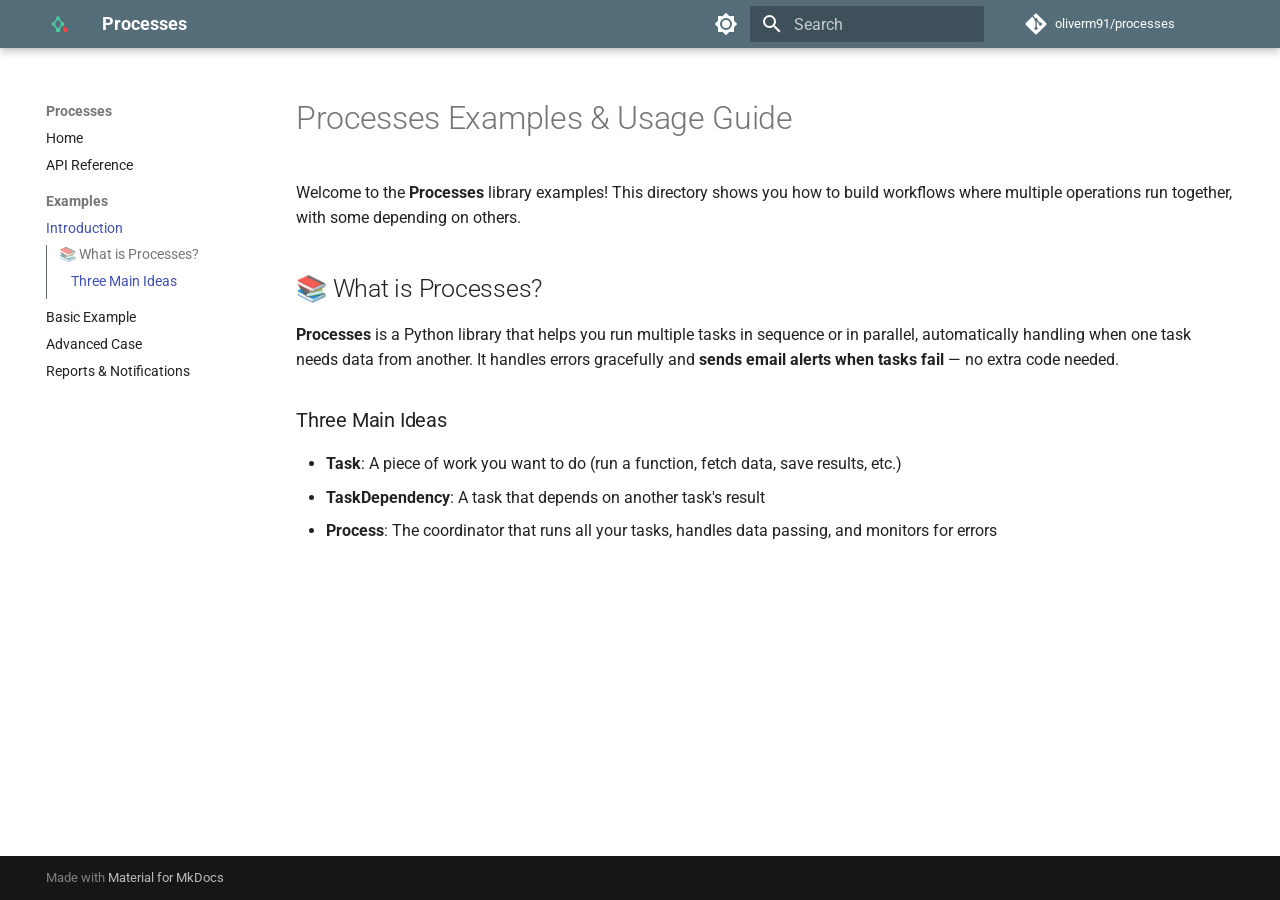
<file: examples/intro/index.html>
<!doctype html>
<html lang="en" class="no-js">
  <head>
    
      <meta charset="utf-8">
      <meta name="viewport" content="width=device-width,initial-scale=1">
      
      
      
        <link rel="canonical" href="https://oliverm91.github.io/processes/examples/intro/">
      
      
        <link rel="prev" href="../../reference/">
      
      
        <link rel="next" href="../basic/">
      
      
        
      
      
      <link rel="icon" href="../../assets/favicon.svg">
      <meta name="generator" content="mkdocs-1.6.1, mkdocs-material-9.7.1">
    
    
      
        <title>Introduction - Processes</title>
      
    
    
      <link rel="stylesheet" href="../../assets/stylesheets/main.484c7ddc.min.css">
      
        
        <link rel="stylesheet" href="../../assets/stylesheets/palette.ab4e12ef.min.css">
      
      


    
    
      
    
    
      
        
        
        <link rel="preconnect" href="https://fonts.gstatic.com" crossorigin>
        <link rel="stylesheet" href="https://fonts.googleapis.com/css?family=Roboto:300,300i,400,400i,700,700i%7CRoboto+Mono:400,400i,700,700i&display=fallback">
        <style>:root{--md-text-font:"Roboto";--md-code-font:"Roboto Mono"}</style>
      
    
    
      <link rel="stylesheet" href="../../assets/_mkdocstrings.css">
    
    <script>__md_scope=new URL("../..",location),__md_hash=e=>[...e].reduce(((e,_)=>(e<<5)-e+_.charCodeAt(0)),0),__md_get=(e,_=localStorage,t=__md_scope)=>JSON.parse(_.getItem(t.pathname+"."+e)),__md_set=(e,_,t=localStorage,a=__md_scope)=>{try{t.setItem(a.pathname+"."+e,JSON.stringify(_))}catch(e){}}</script>
    
      

    
    
  
<meta property="og:type" content="website" />
<meta property="og:title" content="Introduction - Processes" />
<meta property="og:image" content="https://oliverm91.github.io/processes/assets/images/social/examples/intro.png" />
<meta property="og:image:type" content="image/png" />
<meta property="og:image:width" content="1200" />
<meta property="og:image:height" content="630" />
<meta property="og:url" content="https://oliverm91.github.io/processes/examples/intro/" />
<meta property="twitter:card" content="summary_large_image" />
<meta property="twitter:title" content="Introduction - Processes" />
<meta property="twitter:image" content="https://oliverm91.github.io/processes/assets/images/social/examples/intro.png" />
</head>
  
  
    
    
      
    
    
    
    
    <body dir="ltr" data-md-color-scheme="slate" data-md-color-primary="blue-grey" data-md-color-accent="cyan">
  
    
    <input class="md-toggle" data-md-toggle="drawer" type="checkbox" id="__drawer" autocomplete="off">
    <input class="md-toggle" data-md-toggle="search" type="checkbox" id="__search" autocomplete="off">
    <label class="md-overlay" for="__drawer"></label>
    <div data-md-component="skip">
      
        
        <a href="#processes-examples-usage-guide" class="md-skip">
          Skip to content
        </a>
      
    </div>
    <div data-md-component="announce">
      
    </div>
    
    
      

  

<header class="md-header md-header--shadow" data-md-component="header">
  <nav class="md-header__inner md-grid" aria-label="Header">
    <a href="../.." title="Processes" class="md-header__button md-logo" aria-label="Processes" data-md-component="logo">
      
  <img src="../../assets/favicon.svg" alt="logo">

    </a>
    <label class="md-header__button md-icon" for="__drawer">
      
      <svg xmlns="http://www.w3.org/2000/svg" viewBox="0 0 24 24"><path d="M3 6h18v2H3zm0 5h18v2H3zm0 5h18v2H3z"/></svg>
    </label>
    <div class="md-header__title" data-md-component="header-title">
      <div class="md-header__ellipsis">
        <div class="md-header__topic">
          <span class="md-ellipsis">
            Processes
          </span>
        </div>
        <div class="md-header__topic" data-md-component="header-topic">
          <span class="md-ellipsis">
            
              Introduction
            
          </span>
        </div>
      </div>
    </div>
    
      
        <form class="md-header__option" data-md-component="palette">
  
    
    
    
    <input class="md-option" data-md-color-media="(prefers-color-scheme: dark)" data-md-color-scheme="slate" data-md-color-primary="blue-grey" data-md-color-accent="cyan"  aria-label="Switch to light mode"  type="radio" name="__palette" id="__palette_0">
    
      <label class="md-header__button md-icon" title="Switch to light mode" for="__palette_1" hidden>
        <svg xmlns="http://www.w3.org/2000/svg" viewBox="0 0 24 24"><path d="M12 18c-.89 0-1.74-.2-2.5-.55C11.56 16.5 13 14.42 13 12s-1.44-4.5-3.5-5.45C10.26 6.2 11.11 6 12 6a6 6 0 0 1 6 6 6 6 0 0 1-6 6m8-9.31V4h-4.69L12 .69 8.69 4H4v4.69L.69 12 4 15.31V20h4.69L12 23.31 15.31 20H20v-4.69L23.31 12z"/></svg>
      </label>
    
  
    
    
    
    <input class="md-option" data-md-color-media="(prefers-color-scheme: light)" data-md-color-scheme="default" data-md-color-primary="blue-grey" data-md-color-accent="cyan"  aria-label="Switch to dark mode"  type="radio" name="__palette" id="__palette_1">
    
      <label class="md-header__button md-icon" title="Switch to dark mode" for="__palette_0" hidden>
        <svg xmlns="http://www.w3.org/2000/svg" viewBox="0 0 24 24"><path d="M12 8a4 4 0 0 0-4 4 4 4 0 0 0 4 4 4 4 0 0 0 4-4 4 4 0 0 0-4-4m0 10a6 6 0 0 1-6-6 6 6 0 0 1 6-6 6 6 0 0 1 6 6 6 6 0 0 1-6 6m8-9.31V4h-4.69L12 .69 8.69 4H4v4.69L.69 12 4 15.31V20h4.69L12 23.31 15.31 20H20v-4.69L23.31 12z"/></svg>
      </label>
    
  
</form>
      
    
    
      <script>var palette=__md_get("__palette");if(palette&&palette.color){if("(prefers-color-scheme)"===palette.color.media){var media=matchMedia("(prefers-color-scheme: light)"),input=document.querySelector(media.matches?"[data-md-color-media='(prefers-color-scheme: light)']":"[data-md-color-media='(prefers-color-scheme: dark)']");palette.color.media=input.getAttribute("data-md-color-media"),palette.color.scheme=input.getAttribute("data-md-color-scheme"),palette.color.primary=input.getAttribute("data-md-color-primary"),palette.color.accent=input.getAttribute("data-md-color-accent")}for(var[key,value]of Object.entries(palette.color))document.body.setAttribute("data-md-color-"+key,value)}</script>
    
    
    
      
      
        <label class="md-header__button md-icon" for="__search">
          
          <svg xmlns="http://www.w3.org/2000/svg" viewBox="0 0 24 24"><path d="M9.5 3A6.5 6.5 0 0 1 16 9.5c0 1.61-.59 3.09-1.56 4.23l.27.27h.79l5 5-1.5 1.5-5-5v-.79l-.27-.27A6.52 6.52 0 0 1 9.5 16 6.5 6.5 0 0 1 3 9.5 6.5 6.5 0 0 1 9.5 3m0 2C7 5 5 7 5 9.5S7 14 9.5 14 14 12 14 9.5 12 5 9.5 5"/></svg>
        </label>
        <div class="md-search" data-md-component="search" role="dialog">
  <label class="md-search__overlay" for="__search"></label>
  <div class="md-search__inner" role="search">
    <form class="md-search__form" name="search">
      <input type="text" class="md-search__input" name="query" aria-label="Search" placeholder="Search" autocapitalize="off" autocorrect="off" autocomplete="off" spellcheck="false" data-md-component="search-query" required>
      <label class="md-search__icon md-icon" for="__search">
        
        <svg xmlns="http://www.w3.org/2000/svg" viewBox="0 0 24 24"><path d="M9.5 3A6.5 6.5 0 0 1 16 9.5c0 1.61-.59 3.09-1.56 4.23l.27.27h.79l5 5-1.5 1.5-5-5v-.79l-.27-.27A6.52 6.52 0 0 1 9.5 16 6.5 6.5 0 0 1 3 9.5 6.5 6.5 0 0 1 9.5 3m0 2C7 5 5 7 5 9.5S7 14 9.5 14 14 12 14 9.5 12 5 9.5 5"/></svg>
        
        <svg xmlns="http://www.w3.org/2000/svg" viewBox="0 0 24 24"><path d="M20 11v2H8l5.5 5.5-1.42 1.42L4.16 12l7.92-7.92L13.5 5.5 8 11z"/></svg>
      </label>
      <nav class="md-search__options" aria-label="Search">
        
        <button type="reset" class="md-search__icon md-icon" title="Clear" aria-label="Clear" tabindex="-1">
          
          <svg xmlns="http://www.w3.org/2000/svg" viewBox="0 0 24 24"><path d="M19 6.41 17.59 5 12 10.59 6.41 5 5 6.41 10.59 12 5 17.59 6.41 19 12 13.41 17.59 19 19 17.59 13.41 12z"/></svg>
        </button>
      </nav>
      
    </form>
    <div class="md-search__output">
      <div class="md-search__scrollwrap" tabindex="0" data-md-scrollfix>
        <div class="md-search-result" data-md-component="search-result">
          <div class="md-search-result__meta">
            Initializing search
          </div>
          <ol class="md-search-result__list" role="presentation"></ol>
        </div>
      </div>
    </div>
  </div>
</div>
      
    
    
      <div class="md-header__source">
        <a href="https://github.com/oliverm91/processes/" title="Go to repository" class="md-source" data-md-component="source">
  <div class="md-source__icon md-icon">
    
    <svg xmlns="http://www.w3.org/2000/svg" viewBox="0 0 448 512"><!--! Font Awesome Free 7.1.0 by @fontawesome - https://fontawesome.com License - https://fontawesome.com/license/free (Icons: CC BY 4.0, Fonts: SIL OFL 1.1, Code: MIT License) Copyright 2025 Fonticons, Inc.--><path d="M439.6 236.1 244 40.5c-5.4-5.5-12.8-8.5-20.4-8.5s-15 3-20.4 8.4L162.5 81l51.5 51.5c27.1-9.1 52.7 16.8 43.4 43.7l49.7 49.7c34.2-11.8 61.2 31 35.5 56.7-26.5 26.5-70.2-2.9-56-37.3L240.3 199v121.9c25.3 12.5 22.3 41.8 9.1 55-6.4 6.4-15.2 10.1-24.3 10.1s-17.8-3.6-24.3-10.1c-17.6-17.6-11.1-46.9 11.2-56v-123c-20.8-8.5-24.6-30.7-18.6-45L142.6 101 8.5 235.1C3 240.6 0 247.9 0 255.5s3 15 8.5 20.4l195.6 195.7c5.4 5.4 12.7 8.4 20.4 8.4s15-3 20.4-8.4l194.7-194.7c5.4-5.4 8.4-12.8 8.4-20.4s-3-15-8.4-20.4"/></svg>
  </div>
  <div class="md-source__repository">
    oliverm91/processes
  </div>
</a>
      </div>
    
  </nav>
  
</header>
    
    <div class="md-container" data-md-component="container">
      
      
        
          
        
      
      <main class="md-main" data-md-component="main">
        <div class="md-main__inner md-grid">
          
            
              
              <div class="md-sidebar md-sidebar--primary" data-md-component="sidebar" data-md-type="navigation" >
                <div class="md-sidebar__scrollwrap">
                  <div class="md-sidebar__inner">
                    



  

<nav class="md-nav md-nav--primary md-nav--integrated" aria-label="Navigation" data-md-level="0">
  <label class="md-nav__title" for="__drawer">
    <a href="../.." title="Processes" class="md-nav__button md-logo" aria-label="Processes" data-md-component="logo">
      
  <img src="../../assets/favicon.svg" alt="logo">

    </a>
    Processes
  </label>
  
    <div class="md-nav__source">
      <a href="https://github.com/oliverm91/processes/" title="Go to repository" class="md-source" data-md-component="source">
  <div class="md-source__icon md-icon">
    
    <svg xmlns="http://www.w3.org/2000/svg" viewBox="0 0 448 512"><!--! Font Awesome Free 7.1.0 by @fontawesome - https://fontawesome.com License - https://fontawesome.com/license/free (Icons: CC BY 4.0, Fonts: SIL OFL 1.1, Code: MIT License) Copyright 2025 Fonticons, Inc.--><path d="M439.6 236.1 244 40.5c-5.4-5.5-12.8-8.5-20.4-8.5s-15 3-20.4 8.4L162.5 81l51.5 51.5c27.1-9.1 52.7 16.8 43.4 43.7l49.7 49.7c34.2-11.8 61.2 31 35.5 56.7-26.5 26.5-70.2-2.9-56-37.3L240.3 199v121.9c25.3 12.5 22.3 41.8 9.1 55-6.4 6.4-15.2 10.1-24.3 10.1s-17.8-3.6-24.3-10.1c-17.6-17.6-11.1-46.9 11.2-56v-123c-20.8-8.5-24.6-30.7-18.6-45L142.6 101 8.5 235.1C3 240.6 0 247.9 0 255.5s3 15 8.5 20.4l195.6 195.7c5.4 5.4 12.7 8.4 20.4 8.4s15-3 20.4-8.4l194.7-194.7c5.4-5.4 8.4-12.8 8.4-20.4s-3-15-8.4-20.4"/></svg>
  </div>
  <div class="md-source__repository">
    oliverm91/processes
  </div>
</a>
    </div>
  
  <ul class="md-nav__list" data-md-scrollfix>
    
      
      
  
  
  
  
    <li class="md-nav__item">
      <a href="../.." class="md-nav__link">
        
  
  
  <span class="md-ellipsis">
    
  
    Home
  

    
  </span>
  
  

      </a>
    </li>
  

    
      
      
  
  
  
  
    <li class="md-nav__item">
      <a href="../../reference/" class="md-nav__link">
        
  
  
  <span class="md-ellipsis">
    
  
    API Reference
  

    
  </span>
  
  

      </a>
    </li>
  

    
      
      
  
  
    
  
  
  
    
    
    
    
      
        
        
      
    
    
    <li class="md-nav__item md-nav__item--active md-nav__item--section md-nav__item--nested">
      
        
        
        <input class="md-nav__toggle md-toggle " type="checkbox" id="__nav_3" checked>
        
          
          <label class="md-nav__link" for="__nav_3" id="__nav_3_label" tabindex="">
            
  
  
  <span class="md-ellipsis">
    
  
    Examples
  

    
  </span>
  
  

            <span class="md-nav__icon md-icon"></span>
          </label>
        
        <nav class="md-nav" data-md-level="1" aria-labelledby="__nav_3_label" aria-expanded="true">
          <label class="md-nav__title" for="__nav_3">
            <span class="md-nav__icon md-icon"></span>
            
  
    Examples
  

          </label>
          <ul class="md-nav__list" data-md-scrollfix>
            
              
                
  
  
    
  
  
  
    <li class="md-nav__item md-nav__item--active">
      
      <input class="md-nav__toggle md-toggle" type="checkbox" id="__toc">
      
      
        
      
      
        <label class="md-nav__link md-nav__link--active" for="__toc">
          
  
  
  <span class="md-ellipsis">
    
  
    Introduction
  

    
  </span>
  
  

          <span class="md-nav__icon md-icon"></span>
        </label>
      
      <a href="./" class="md-nav__link md-nav__link--active">
        
  
  
  <span class="md-ellipsis">
    
  
    Introduction
  

    
  </span>
  
  

      </a>
      
        

<nav class="md-nav md-nav--secondary" aria-label="Table of contents">
  
  
  
    
  
  
    <label class="md-nav__title" for="__toc">
      <span class="md-nav__icon md-icon"></span>
      Table of contents
    </label>
    <ul class="md-nav__list" data-md-component="toc" data-md-scrollfix>
      
        <li class="md-nav__item">
  <a href="#what-is-processes" class="md-nav__link">
    <span class="md-ellipsis">
      
        📚 What is Processes?
      
    </span>
  </a>
  
    <nav class="md-nav" aria-label="📚 What is Processes?">
      <ul class="md-nav__list">
        
          <li class="md-nav__item">
  <a href="#three-main-ideas" class="md-nav__link">
    <span class="md-ellipsis">
      
        Three Main Ideas
      
    </span>
  </a>
  
</li>
        
      </ul>
    </nav>
  
</li>
      
    </ul>
  
</nav>
      
    </li>
  

              
            
              
                
  
  
  
  
    <li class="md-nav__item">
      <a href="../basic/" class="md-nav__link">
        
  
  
  <span class="md-ellipsis">
    
  
    Basic Example
  

    
  </span>
  
  

      </a>
    </li>
  

              
            
              
                
  
  
  
  
    <li class="md-nav__item">
      <a href="../advanced/" class="md-nav__link">
        
  
  
  <span class="md-ellipsis">
    
  
    Advanced Case
  

    
  </span>
  
  

      </a>
    </li>
  

              
            
              
                
  
  
  
  
    <li class="md-nav__item">
      <a href="../reports/" class="md-nav__link">
        
  
  
  <span class="md-ellipsis">
    
  
    Reports & Notifications
  

    
  </span>
  
  

      </a>
    </li>
  

              
            
          </ul>
        </nav>
      
    </li>
  

    
  </ul>
</nav>
                  </div>
                </div>
              </div>
            
            
          
          
            <div class="md-content" data-md-component="content">
              
              <article class="md-content__inner md-typeset">
                
                  


  
  


<h1 id="processes-examples-usage-guide">Processes Examples &amp; Usage Guide</h1>
<p>Welcome to the <strong>Processes</strong> library examples! This directory shows you how to build workflows where multiple operations run together, with some depending on others.</p>
<h2 id="what-is-processes">📚 What is Processes?</h2>
<p><strong>Processes</strong> is a Python library that helps you run multiple tasks in sequence or in parallel, automatically handling when one task needs data from another. It handles errors gracefully and <strong>sends email alerts when tasks fail</strong> — no extra code needed.</p>
<h3 id="three-main-ideas">Three Main Ideas</h3>
<ul>
<li><strong>Task</strong>: A piece of work you want to do (run a function, fetch data, save results, etc.)</li>
<li><strong>TaskDependency</strong>: A task that depends on another task's result</li>
<li><strong>Process</strong>: The coordinator that runs all your tasks, handles data passing, and monitors for errors</li>
</ul>












                
              </article>
            </div>
          
          
<script>var target=document.getElementById(location.hash.slice(1));target&&target.name&&(target.checked=target.name.startsWith("__tabbed_"))</script>
        </div>
        
          <button type="button" class="md-top md-icon" data-md-component="top" hidden>
  
  <svg xmlns="http://www.w3.org/2000/svg" viewBox="0 0 24 24"><path d="M13 20h-2V8l-5.5 5.5-1.42-1.42L12 4.16l7.92 7.92-1.42 1.42L13 8z"/></svg>
  Back to top
</button>
        
      </main>
      
        <footer class="md-footer">
  
  <div class="md-footer-meta md-typeset">
    <div class="md-footer-meta__inner md-grid">
      <div class="md-copyright">
  
  
    Made with
    <a href="https://squidfunk.github.io/mkdocs-material/" target="_blank" rel="noopener">
      Material for MkDocs
    </a>
  
</div>
      
    </div>
  </div>
</footer>
      
    </div>
    <div class="md-dialog" data-md-component="dialog">
      <div class="md-dialog__inner md-typeset"></div>
    </div>
    
    
    
      
      
      <script id="__config" type="application/json">{"annotate": null, "base": "../..", "features": ["toc.integrate", "navigation.sections", "content.code.copy", "navigation.top", "navigation.tracking"], "search": "../../assets/javascripts/workers/search.2c215733.min.js", "tags": null, "translations": {"clipboard.copied": "Copied to clipboard", "clipboard.copy": "Copy to clipboard", "search.result.more.one": "1 more on this page", "search.result.more.other": "# more on this page", "search.result.none": "No matching documents", "search.result.one": "1 matching document", "search.result.other": "# matching documents", "search.result.placeholder": "Type to start searching", "search.result.term.missing": "Missing", "select.version": "Select version"}, "version": null}</script>
    
    
      <script src="../../assets/javascripts/bundle.79ae519e.min.js"></script>
      
    
  </body>
</html>
</file>
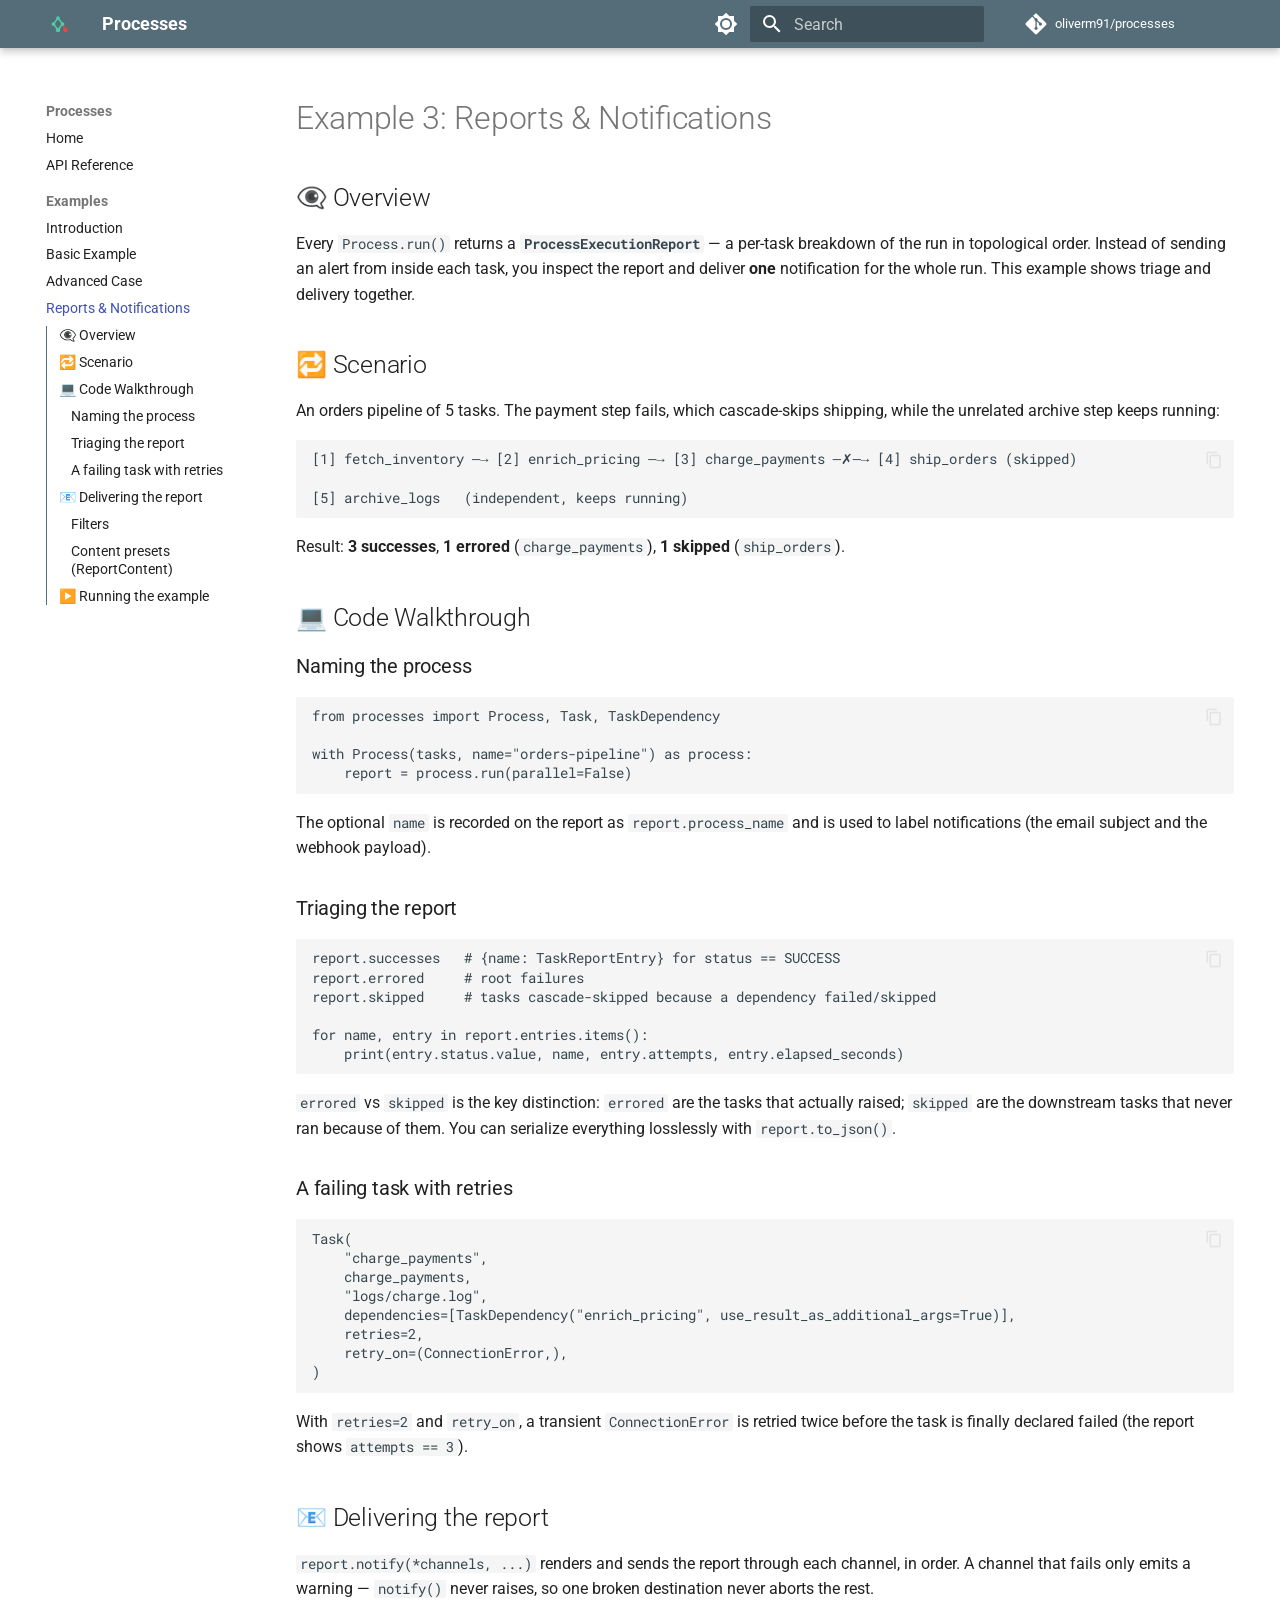
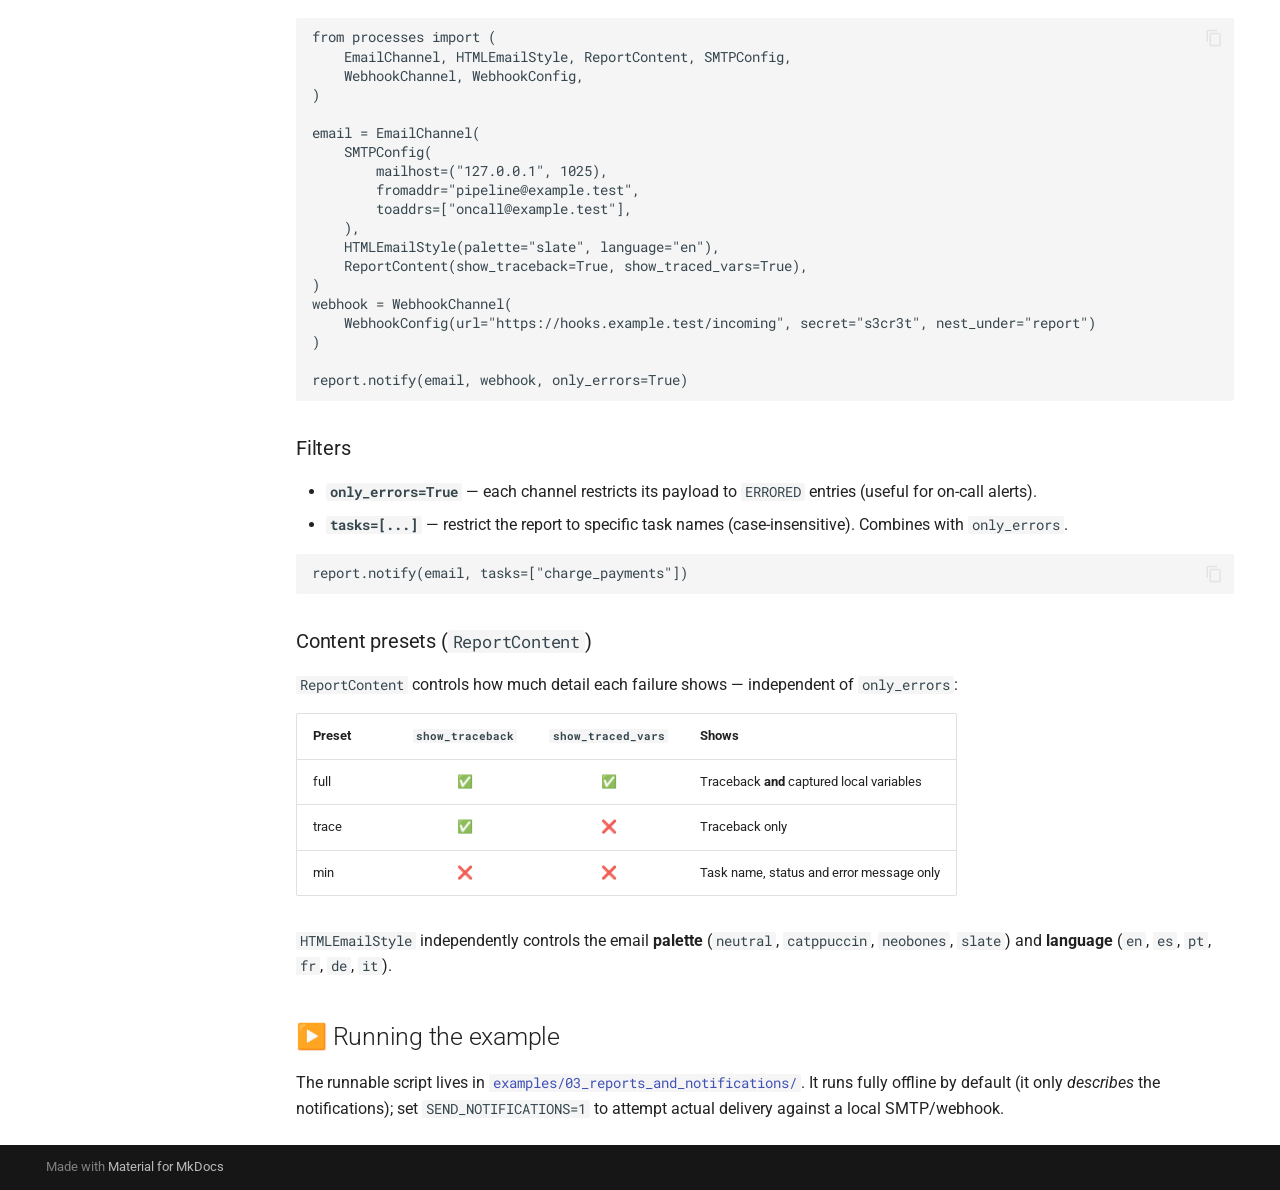
<file: examples/reports/index.html>
<!doctype html>
<html lang="en" class="no-js">
  <head>
    
      <meta charset="utf-8">
      <meta name="viewport" content="width=device-width,initial-scale=1">
      
      
      
        <link rel="canonical" href="https://oliverm91.github.io/processes/examples/reports/">
      
      
        <link rel="prev" href="../advanced/">
      
      
      
        
      
      
      <link rel="icon" href="../../assets/favicon.svg">
      <meta name="generator" content="mkdocs-1.6.1, mkdocs-material-9.7.1">
    
    
      
        <title>Reports & Notifications - Processes</title>
      
    
    
      <link rel="stylesheet" href="../../assets/stylesheets/main.484c7ddc.min.css">
      
        
        <link rel="stylesheet" href="../../assets/stylesheets/palette.ab4e12ef.min.css">
      
      


    
    
      
    
    
      
        
        
        <link rel="preconnect" href="https://fonts.gstatic.com" crossorigin>
        <link rel="stylesheet" href="https://fonts.googleapis.com/css?family=Roboto:300,300i,400,400i,700,700i%7CRoboto+Mono:400,400i,700,700i&display=fallback">
        <style>:root{--md-text-font:"Roboto";--md-code-font:"Roboto Mono"}</style>
      
    
    
      <link rel="stylesheet" href="../../assets/_mkdocstrings.css">
    
    <script>__md_scope=new URL("../..",location),__md_hash=e=>[...e].reduce(((e,_)=>(e<<5)-e+_.charCodeAt(0)),0),__md_get=(e,_=localStorage,t=__md_scope)=>JSON.parse(_.getItem(t.pathname+"."+e)),__md_set=(e,_,t=localStorage,a=__md_scope)=>{try{t.setItem(a.pathname+"."+e,JSON.stringify(_))}catch(e){}}</script>
    
      

    
    
  
<meta property="og:type" content="website" />
<meta property="og:title" content="Reports & Notifications - Processes" />
<meta property="og:image" content="https://oliverm91.github.io/processes/assets/images/social/examples/reports.png" />
<meta property="og:image:type" content="image/png" />
<meta property="og:image:width" content="1200" />
<meta property="og:image:height" content="630" />
<meta property="og:url" content="https://oliverm91.github.io/processes/examples/reports/" />
<meta property="twitter:card" content="summary_large_image" />
<meta property="twitter:title" content="Reports & Notifications - Processes" />
<meta property="twitter:image" content="https://oliverm91.github.io/processes/assets/images/social/examples/reports.png" />
</head>
  
  
    
    
      
    
    
    
    
    <body dir="ltr" data-md-color-scheme="slate" data-md-color-primary="blue-grey" data-md-color-accent="cyan">
  
    
    <input class="md-toggle" data-md-toggle="drawer" type="checkbox" id="__drawer" autocomplete="off">
    <input class="md-toggle" data-md-toggle="search" type="checkbox" id="__search" autocomplete="off">
    <label class="md-overlay" for="__drawer"></label>
    <div data-md-component="skip">
      
        
        <a href="#example-3-reports-notifications" class="md-skip">
          Skip to content
        </a>
      
    </div>
    <div data-md-component="announce">
      
    </div>
    
    
      

  

<header class="md-header md-header--shadow" data-md-component="header">
  <nav class="md-header__inner md-grid" aria-label="Header">
    <a href="../.." title="Processes" class="md-header__button md-logo" aria-label="Processes" data-md-component="logo">
      
  <img src="../../assets/favicon.svg" alt="logo">

    </a>
    <label class="md-header__button md-icon" for="__drawer">
      
      <svg xmlns="http://www.w3.org/2000/svg" viewBox="0 0 24 24"><path d="M3 6h18v2H3zm0 5h18v2H3zm0 5h18v2H3z"/></svg>
    </label>
    <div class="md-header__title" data-md-component="header-title">
      <div class="md-header__ellipsis">
        <div class="md-header__topic">
          <span class="md-ellipsis">
            Processes
          </span>
        </div>
        <div class="md-header__topic" data-md-component="header-topic">
          <span class="md-ellipsis">
            
              Reports & Notifications
            
          </span>
        </div>
      </div>
    </div>
    
      
        <form class="md-header__option" data-md-component="palette">
  
    
    
    
    <input class="md-option" data-md-color-media="(prefers-color-scheme: dark)" data-md-color-scheme="slate" data-md-color-primary="blue-grey" data-md-color-accent="cyan"  aria-label="Switch to light mode"  type="radio" name="__palette" id="__palette_0">
    
      <label class="md-header__button md-icon" title="Switch to light mode" for="__palette_1" hidden>
        <svg xmlns="http://www.w3.org/2000/svg" viewBox="0 0 24 24"><path d="M12 18c-.89 0-1.74-.2-2.5-.55C11.56 16.5 13 14.42 13 12s-1.44-4.5-3.5-5.45C10.26 6.2 11.11 6 12 6a6 6 0 0 1 6 6 6 6 0 0 1-6 6m8-9.31V4h-4.69L12 .69 8.69 4H4v4.69L.69 12 4 15.31V20h4.69L12 23.31 15.31 20H20v-4.69L23.31 12z"/></svg>
      </label>
    
  
    
    
    
    <input class="md-option" data-md-color-media="(prefers-color-scheme: light)" data-md-color-scheme="default" data-md-color-primary="blue-grey" data-md-color-accent="cyan"  aria-label="Switch to dark mode"  type="radio" name="__palette" id="__palette_1">
    
      <label class="md-header__button md-icon" title="Switch to dark mode" for="__palette_0" hidden>
        <svg xmlns="http://www.w3.org/2000/svg" viewBox="0 0 24 24"><path d="M12 8a4 4 0 0 0-4 4 4 4 0 0 0 4 4 4 4 0 0 0 4-4 4 4 0 0 0-4-4m0 10a6 6 0 0 1-6-6 6 6 0 0 1 6-6 6 6 0 0 1 6 6 6 6 0 0 1-6 6m8-9.31V4h-4.69L12 .69 8.69 4H4v4.69L.69 12 4 15.31V20h4.69L12 23.31 15.31 20H20v-4.69L23.31 12z"/></svg>
      </label>
    
  
</form>
      
    
    
      <script>var palette=__md_get("__palette");if(palette&&palette.color){if("(prefers-color-scheme)"===palette.color.media){var media=matchMedia("(prefers-color-scheme: light)"),input=document.querySelector(media.matches?"[data-md-color-media='(prefers-color-scheme: light)']":"[data-md-color-media='(prefers-color-scheme: dark)']");palette.color.media=input.getAttribute("data-md-color-media"),palette.color.scheme=input.getAttribute("data-md-color-scheme"),palette.color.primary=input.getAttribute("data-md-color-primary"),palette.color.accent=input.getAttribute("data-md-color-accent")}for(var[key,value]of Object.entries(palette.color))document.body.setAttribute("data-md-color-"+key,value)}</script>
    
    
    
      
      
        <label class="md-header__button md-icon" for="__search">
          
          <svg xmlns="http://www.w3.org/2000/svg" viewBox="0 0 24 24"><path d="M9.5 3A6.5 6.5 0 0 1 16 9.5c0 1.61-.59 3.09-1.56 4.23l.27.27h.79l5 5-1.5 1.5-5-5v-.79l-.27-.27A6.52 6.52 0 0 1 9.5 16 6.5 6.5 0 0 1 3 9.5 6.5 6.5 0 0 1 9.5 3m0 2C7 5 5 7 5 9.5S7 14 9.5 14 14 12 14 9.5 12 5 9.5 5"/></svg>
        </label>
        <div class="md-search" data-md-component="search" role="dialog">
  <label class="md-search__overlay" for="__search"></label>
  <div class="md-search__inner" role="search">
    <form class="md-search__form" name="search">
      <input type="text" class="md-search__input" name="query" aria-label="Search" placeholder="Search" autocapitalize="off" autocorrect="off" autocomplete="off" spellcheck="false" data-md-component="search-query" required>
      <label class="md-search__icon md-icon" for="__search">
        
        <svg xmlns="http://www.w3.org/2000/svg" viewBox="0 0 24 24"><path d="M9.5 3A6.5 6.5 0 0 1 16 9.5c0 1.61-.59 3.09-1.56 4.23l.27.27h.79l5 5-1.5 1.5-5-5v-.79l-.27-.27A6.52 6.52 0 0 1 9.5 16 6.5 6.5 0 0 1 3 9.5 6.5 6.5 0 0 1 9.5 3m0 2C7 5 5 7 5 9.5S7 14 9.5 14 14 12 14 9.5 12 5 9.5 5"/></svg>
        
        <svg xmlns="http://www.w3.org/2000/svg" viewBox="0 0 24 24"><path d="M20 11v2H8l5.5 5.5-1.42 1.42L4.16 12l7.92-7.92L13.5 5.5 8 11z"/></svg>
      </label>
      <nav class="md-search__options" aria-label="Search">
        
        <button type="reset" class="md-search__icon md-icon" title="Clear" aria-label="Clear" tabindex="-1">
          
          <svg xmlns="http://www.w3.org/2000/svg" viewBox="0 0 24 24"><path d="M19 6.41 17.59 5 12 10.59 6.41 5 5 6.41 10.59 12 5 17.59 6.41 19 12 13.41 17.59 19 19 17.59 13.41 12z"/></svg>
        </button>
      </nav>
      
    </form>
    <div class="md-search__output">
      <div class="md-search__scrollwrap" tabindex="0" data-md-scrollfix>
        <div class="md-search-result" data-md-component="search-result">
          <div class="md-search-result__meta">
            Initializing search
          </div>
          <ol class="md-search-result__list" role="presentation"></ol>
        </div>
      </div>
    </div>
  </div>
</div>
      
    
    
      <div class="md-header__source">
        <a href="https://github.com/oliverm91/processes/" title="Go to repository" class="md-source" data-md-component="source">
  <div class="md-source__icon md-icon">
    
    <svg xmlns="http://www.w3.org/2000/svg" viewBox="0 0 448 512"><!--! Font Awesome Free 7.1.0 by @fontawesome - https://fontawesome.com License - https://fontawesome.com/license/free (Icons: CC BY 4.0, Fonts: SIL OFL 1.1, Code: MIT License) Copyright 2025 Fonticons, Inc.--><path d="M439.6 236.1 244 40.5c-5.4-5.5-12.8-8.5-20.4-8.5s-15 3-20.4 8.4L162.5 81l51.5 51.5c27.1-9.1 52.7 16.8 43.4 43.7l49.7 49.7c34.2-11.8 61.2 31 35.5 56.7-26.5 26.5-70.2-2.9-56-37.3L240.3 199v121.9c25.3 12.5 22.3 41.8 9.1 55-6.4 6.4-15.2 10.1-24.3 10.1s-17.8-3.6-24.3-10.1c-17.6-17.6-11.1-46.9 11.2-56v-123c-20.8-8.5-24.6-30.7-18.6-45L142.6 101 8.5 235.1C3 240.6 0 247.9 0 255.5s3 15 8.5 20.4l195.6 195.7c5.4 5.4 12.7 8.4 20.4 8.4s15-3 20.4-8.4l194.7-194.7c5.4-5.4 8.4-12.8 8.4-20.4s-3-15-8.4-20.4"/></svg>
  </div>
  <div class="md-source__repository">
    oliverm91/processes
  </div>
</a>
      </div>
    
  </nav>
  
</header>
    
    <div class="md-container" data-md-component="container">
      
      
        
          
        
      
      <main class="md-main" data-md-component="main">
        <div class="md-main__inner md-grid">
          
            
              
              <div class="md-sidebar md-sidebar--primary" data-md-component="sidebar" data-md-type="navigation" >
                <div class="md-sidebar__scrollwrap">
                  <div class="md-sidebar__inner">
                    



  

<nav class="md-nav md-nav--primary md-nav--integrated" aria-label="Navigation" data-md-level="0">
  <label class="md-nav__title" for="__drawer">
    <a href="../.." title="Processes" class="md-nav__button md-logo" aria-label="Processes" data-md-component="logo">
      
  <img src="../../assets/favicon.svg" alt="logo">

    </a>
    Processes
  </label>
  
    <div class="md-nav__source">
      <a href="https://github.com/oliverm91/processes/" title="Go to repository" class="md-source" data-md-component="source">
  <div class="md-source__icon md-icon">
    
    <svg xmlns="http://www.w3.org/2000/svg" viewBox="0 0 448 512"><!--! Font Awesome Free 7.1.0 by @fontawesome - https://fontawesome.com License - https://fontawesome.com/license/free (Icons: CC BY 4.0, Fonts: SIL OFL 1.1, Code: MIT License) Copyright 2025 Fonticons, Inc.--><path d="M439.6 236.1 244 40.5c-5.4-5.5-12.8-8.5-20.4-8.5s-15 3-20.4 8.4L162.5 81l51.5 51.5c27.1-9.1 52.7 16.8 43.4 43.7l49.7 49.7c34.2-11.8 61.2 31 35.5 56.7-26.5 26.5-70.2-2.9-56-37.3L240.3 199v121.9c25.3 12.5 22.3 41.8 9.1 55-6.4 6.4-15.2 10.1-24.3 10.1s-17.8-3.6-24.3-10.1c-17.6-17.6-11.1-46.9 11.2-56v-123c-20.8-8.5-24.6-30.7-18.6-45L142.6 101 8.5 235.1C3 240.6 0 247.9 0 255.5s3 15 8.5 20.4l195.6 195.7c5.4 5.4 12.7 8.4 20.4 8.4s15-3 20.4-8.4l194.7-194.7c5.4-5.4 8.4-12.8 8.4-20.4s-3-15-8.4-20.4"/></svg>
  </div>
  <div class="md-source__repository">
    oliverm91/processes
  </div>
</a>
    </div>
  
  <ul class="md-nav__list" data-md-scrollfix>
    
      
      
  
  
  
  
    <li class="md-nav__item">
      <a href="../.." class="md-nav__link">
        
  
  
  <span class="md-ellipsis">
    
  
    Home
  

    
  </span>
  
  

      </a>
    </li>
  

    
      
      
  
  
  
  
    <li class="md-nav__item">
      <a href="../../reference/" class="md-nav__link">
        
  
  
  <span class="md-ellipsis">
    
  
    API Reference
  

    
  </span>
  
  

      </a>
    </li>
  

    
      
      
  
  
    
  
  
  
    
    
    
    
      
        
        
      
    
    
    <li class="md-nav__item md-nav__item--active md-nav__item--section md-nav__item--nested">
      
        
        
        <input class="md-nav__toggle md-toggle " type="checkbox" id="__nav_3" checked>
        
          
          <label class="md-nav__link" for="__nav_3" id="__nav_3_label" tabindex="">
            
  
  
  <span class="md-ellipsis">
    
  
    Examples
  

    
  </span>
  
  

            <span class="md-nav__icon md-icon"></span>
          </label>
        
        <nav class="md-nav" data-md-level="1" aria-labelledby="__nav_3_label" aria-expanded="true">
          <label class="md-nav__title" for="__nav_3">
            <span class="md-nav__icon md-icon"></span>
            
  
    Examples
  

          </label>
          <ul class="md-nav__list" data-md-scrollfix>
            
              
                
  
  
  
  
    <li class="md-nav__item">
      <a href="../intro/" class="md-nav__link">
        
  
  
  <span class="md-ellipsis">
    
  
    Introduction
  

    
  </span>
  
  

      </a>
    </li>
  

              
            
              
                
  
  
  
  
    <li class="md-nav__item">
      <a href="../basic/" class="md-nav__link">
        
  
  
  <span class="md-ellipsis">
    
  
    Basic Example
  

    
  </span>
  
  

      </a>
    </li>
  

              
            
              
                
  
  
  
  
    <li class="md-nav__item">
      <a href="../advanced/" class="md-nav__link">
        
  
  
  <span class="md-ellipsis">
    
  
    Advanced Case
  

    
  </span>
  
  

      </a>
    </li>
  

              
            
              
                
  
  
    
  
  
  
    <li class="md-nav__item md-nav__item--active">
      
      <input class="md-nav__toggle md-toggle" type="checkbox" id="__toc">
      
      
        
      
      
        <label class="md-nav__link md-nav__link--active" for="__toc">
          
  
  
  <span class="md-ellipsis">
    
  
    Reports & Notifications
  

    
  </span>
  
  

          <span class="md-nav__icon md-icon"></span>
        </label>
      
      <a href="./" class="md-nav__link md-nav__link--active">
        
  
  
  <span class="md-ellipsis">
    
  
    Reports & Notifications
  

    
  </span>
  
  

      </a>
      
        

<nav class="md-nav md-nav--secondary" aria-label="Table of contents">
  
  
  
    
  
  
    <label class="md-nav__title" for="__toc">
      <span class="md-nav__icon md-icon"></span>
      Table of contents
    </label>
    <ul class="md-nav__list" data-md-component="toc" data-md-scrollfix>
      
        <li class="md-nav__item">
  <a href="#overview" class="md-nav__link">
    <span class="md-ellipsis">
      
        👁️‍🗨️ Overview
      
    </span>
  </a>
  
</li>
      
        <li class="md-nav__item">
  <a href="#scenario" class="md-nav__link">
    <span class="md-ellipsis">
      
        🔁 Scenario
      
    </span>
  </a>
  
</li>
      
        <li class="md-nav__item">
  <a href="#code-walkthrough" class="md-nav__link">
    <span class="md-ellipsis">
      
        💻 Code Walkthrough
      
    </span>
  </a>
  
    <nav class="md-nav" aria-label="💻 Code Walkthrough">
      <ul class="md-nav__list">
        
          <li class="md-nav__item">
  <a href="#naming-the-process" class="md-nav__link">
    <span class="md-ellipsis">
      
        Naming the process
      
    </span>
  </a>
  
</li>
        
          <li class="md-nav__item">
  <a href="#triaging-the-report" class="md-nav__link">
    <span class="md-ellipsis">
      
        Triaging the report
      
    </span>
  </a>
  
</li>
        
          <li class="md-nav__item">
  <a href="#a-failing-task-with-retries" class="md-nav__link">
    <span class="md-ellipsis">
      
        A failing task with retries
      
    </span>
  </a>
  
</li>
        
      </ul>
    </nav>
  
</li>
      
        <li class="md-nav__item">
  <a href="#delivering-the-report" class="md-nav__link">
    <span class="md-ellipsis">
      
        📧 Delivering the report
      
    </span>
  </a>
  
    <nav class="md-nav" aria-label="📧 Delivering the report">
      <ul class="md-nav__list">
        
          <li class="md-nav__item">
  <a href="#filters" class="md-nav__link">
    <span class="md-ellipsis">
      
        Filters
      
    </span>
  </a>
  
</li>
        
          <li class="md-nav__item">
  <a href="#content-presets-reportcontent" class="md-nav__link">
    <span class="md-ellipsis">
      
        Content presets (ReportContent)
      
    </span>
  </a>
  
</li>
        
      </ul>
    </nav>
  
</li>
      
        <li class="md-nav__item">
  <a href="#running-the-example" class="md-nav__link">
    <span class="md-ellipsis">
      
        ▶️ Running the example
      
    </span>
  </a>
  
</li>
      
    </ul>
  
</nav>
      
    </li>
  

              
            
          </ul>
        </nav>
      
    </li>
  

    
  </ul>
</nav>
                  </div>
                </div>
              </div>
            
            
          
          
            <div class="md-content" data-md-component="content">
              
              <article class="md-content__inner md-typeset">
                
                  


  
  


<h1 id="example-3-reports-notifications">Example 3: Reports &amp; Notifications</h1>
<h2 id="overview">👁️‍🗨️ Overview</h2>
<p>Every <code>Process.run()</code> returns a <strong><code>ProcessExecutionReport</code></strong> — a per-task
breakdown of the run in topological order. Instead of sending an alert from
inside each task, you inspect the report and deliver <strong>one</strong> notification for the
whole run. This example shows triage and delivery together.</p>
<h2 id="scenario">🔁 Scenario</h2>
<p>An orders pipeline of 5 tasks. The payment step fails, which cascade-skips
shipping, while the unrelated archive step keeps running:</p>
<pre><code>[1] fetch_inventory ─→ [2] enrich_pricing ─→ [3] charge_payments ─✗─→ [4] ship_orders (skipped)

[5] archive_logs   (independent, keeps running)
</code></pre>
<p>Result: <strong>3 successes</strong>, <strong>1 errored</strong> (<code>charge_payments</code>), <strong>1 skipped</strong>
(<code>ship_orders</code>).</p>
<h2 id="code-walkthrough">💻 Code Walkthrough</h2>
<h3 id="naming-the-process">Naming the process</h3>
<pre><code class="language-python">from processes import Process, Task, TaskDependency

with Process(tasks, name=&quot;orders-pipeline&quot;) as process:
    report = process.run(parallel=False)
</code></pre>
<p>The optional <code>name</code> is recorded on the report as <code>report.process_name</code> and is
used to label notifications (the email subject and the webhook payload).</p>
<h3 id="triaging-the-report">Triaging the report</h3>
<pre><code class="language-python">report.successes   # {name: TaskReportEntry} for status == SUCCESS
report.errored     # root failures
report.skipped     # tasks cascade-skipped because a dependency failed/skipped

for name, entry in report.entries.items():
    print(entry.status.value, name, entry.attempts, entry.elapsed_seconds)
</code></pre>
<p><code>errored</code> vs <code>skipped</code> is the key distinction: <code>errored</code> are the tasks that
actually raised; <code>skipped</code> are the downstream tasks that never ran because of
them. You can serialize everything losslessly with <code>report.to_json()</code>.</p>
<h3 id="a-failing-task-with-retries">A failing task with retries</h3>
<pre><code class="language-python">Task(
    &quot;charge_payments&quot;,
    charge_payments,
    &quot;logs/charge.log&quot;,
    dependencies=[TaskDependency(&quot;enrich_pricing&quot;, use_result_as_additional_args=True)],
    retries=2,
    retry_on=(ConnectionError,),
)
</code></pre>
<p>With <code>retries=2</code> and <code>retry_on</code>, a transient <code>ConnectionError</code> is retried twice
before the task is finally declared failed (the report shows <code>attempts == 3</code>).</p>
<h2 id="delivering-the-report">📧 Delivering the report</h2>
<p><code>report.notify(*channels, ...)</code> renders and sends the report through each
channel, in order. A channel that fails only emits a warning — <code>notify()</code> never
raises, so one broken destination never aborts the rest.</p>
<pre><code class="language-python">from processes import (
    EmailChannel, HTMLEmailStyle, ReportContent, SMTPConfig,
    WebhookChannel, WebhookConfig,
)

email = EmailChannel(
    SMTPConfig(
        mailhost=(&quot;127.0.0.1&quot;, 1025),
        fromaddr=&quot;pipeline@example.test&quot;,
        toaddrs=[&quot;oncall@example.test&quot;],
    ),
    HTMLEmailStyle(palette=&quot;slate&quot;, language=&quot;en&quot;),
    ReportContent(show_traceback=True, show_traced_vars=True),
)
webhook = WebhookChannel(
    WebhookConfig(url=&quot;https://hooks.example.test/incoming&quot;, secret=&quot;s3cr3t&quot;, nest_under=&quot;report&quot;)
)

report.notify(email, webhook, only_errors=True)
</code></pre>
<h3 id="filters">Filters</h3>
<ul>
<li><strong><code>only_errors=True</code></strong> — each channel restricts its payload to <code>ERRORED</code>
  entries (useful for on-call alerts).</li>
<li><strong><code>tasks=[...]</code></strong> — restrict the report to specific task names
  (case-insensitive). Combines with <code>only_errors</code>.</li>
</ul>
<pre><code class="language-python">report.notify(email, tasks=[&quot;charge_payments&quot;])
</code></pre>
<h3 id="content-presets-reportcontent">Content presets (<code>ReportContent</code>)</h3>
<p><code>ReportContent</code> controls how much detail each failure shows — independent of
<code>only_errors</code>:</p>
<table>
<thead>
<tr>
<th>Preset</th>
<th style="text-align: center;"><code>show_traceback</code></th>
<th style="text-align: center;"><code>show_traced_vars</code></th>
<th>Shows</th>
</tr>
</thead>
<tbody>
<tr>
<td>full</td>
<td style="text-align: center;">✅</td>
<td style="text-align: center;">✅</td>
<td>Traceback <strong>and</strong> captured local variables</td>
</tr>
<tr>
<td>trace</td>
<td style="text-align: center;">✅</td>
<td style="text-align: center;">❌</td>
<td>Traceback only</td>
</tr>
<tr>
<td>min</td>
<td style="text-align: center;">❌</td>
<td style="text-align: center;">❌</td>
<td>Task name, status and error message only</td>
</tr>
</tbody>
</table>
<p><code>HTMLEmailStyle</code> independently controls the email <strong>palette</strong> (<code>neutral</code>,
<code>catppuccin</code>, <code>neobones</code>, <code>slate</code>) and <strong>language</strong> (<code>en</code>, <code>es</code>, <code>pt</code>, <code>fr</code>,
<code>de</code>, <code>it</code>).</p>
<h2 id="running-the-example">▶️ Running the example</h2>
<p>The runnable script lives in
<a href="https://github.com/oliverm91/processes/tree/main/examples/03_reports_and_notifications"><code>examples/03_reports_and_notifications/</code></a>.
It runs fully offline by default (it only <em>describes</em> the notifications); set
<code>SEND_NOTIFICATIONS=1</code> to attempt actual delivery against a local SMTP/webhook.</p>












                
              </article>
            </div>
          
          
<script>var target=document.getElementById(location.hash.slice(1));target&&target.name&&(target.checked=target.name.startsWith("__tabbed_"))</script>
        </div>
        
          <button type="button" class="md-top md-icon" data-md-component="top" hidden>
  
  <svg xmlns="http://www.w3.org/2000/svg" viewBox="0 0 24 24"><path d="M13 20h-2V8l-5.5 5.5-1.42-1.42L12 4.16l7.92 7.92-1.42 1.42L13 8z"/></svg>
  Back to top
</button>
        
      </main>
      
        <footer class="md-footer">
  
  <div class="md-footer-meta md-typeset">
    <div class="md-footer-meta__inner md-grid">
      <div class="md-copyright">
  
  
    Made with
    <a href="https://squidfunk.github.io/mkdocs-material/" target="_blank" rel="noopener">
      Material for MkDocs
    </a>
  
</div>
      
    </div>
  </div>
</footer>
      
    </div>
    <div class="md-dialog" data-md-component="dialog">
      <div class="md-dialog__inner md-typeset"></div>
    </div>
    
    
    
      
      
      <script id="__config" type="application/json">{"annotate": null, "base": "../..", "features": ["toc.integrate", "navigation.sections", "content.code.copy", "navigation.top", "navigation.tracking"], "search": "../../assets/javascripts/workers/search.2c215733.min.js", "tags": null, "translations": {"clipboard.copied": "Copied to clipboard", "clipboard.copy": "Copy to clipboard", "search.result.more.one": "1 more on this page", "search.result.more.other": "# more on this page", "search.result.none": "No matching documents", "search.result.one": "1 matching document", "search.result.other": "# matching documents", "search.result.placeholder": "Type to start searching", "search.result.term.missing": "Missing", "select.version": "Select version"}, "version": null}</script>
    
    
      <script src="../../assets/javascripts/bundle.79ae519e.min.js"></script>
      
    
  </body>
</html>
</file>
<file: assets/_mkdocstrings.css>
/* Avoid breaking parameter names, etc. in table cells. */
.doc-contents td code {
  word-break: normal !important;
}

/* No line break before first paragraph of descriptions. */
.doc-md-description,
.doc-md-description>p:first-child {
  display: inline;
}

/* No text transformation from Material for MkDocs for H5 headings. */
.md-typeset h5 .doc-object-name {
  text-transform: none;
}

/* Max width for docstring sections tables. */
.doc .md-typeset__table,
.doc .md-typeset__table table {
  display: table !important;
  width: 100%;
}

.doc .md-typeset__table tr {
  display: table-row;
}

/* Defaults in Spacy table style. */
.doc-param-default,
.doc-type_param-default {
  float: right;
}

/* Parameter headings must be inline, not blocks. */
.doc-heading-parameter,
.doc-heading-type_parameter {
  display: inline;
}

/* Default font size for parameter headings. */
.md-typeset .doc-heading-parameter {
  font-size: inherit;
}

/* Prefer space on the right, not the left of parameter permalinks. */
.doc-heading-parameter .headerlink,
.doc-heading-type_parameter .headerlink {
  margin-left: 0 !important;
  margin-right: 0.2rem;
}

/* Backward-compatibility: docstring section titles in bold. */
.doc-section-title {
  font-weight: bold;
}

/* Backlinks crumb separator. */
.doc-backlink-crumb {
  display: inline-flex;
  gap: .2rem;
  white-space: nowrap;
  align-items: center;
  vertical-align: middle;
}
.doc-backlink-crumb:not(:first-child)::before {
  background-color: var(--md-default-fg-color--lighter);
  content: "";
  display: inline;
  height: 1rem;
  --md-path-icon: url('data:image/svg+xml;charset=utf-8,<svg xmlns="http://www.w3.org/2000/svg" viewBox="0 0 24 24"><path d="M8.59 16.58 13.17 12 8.59 7.41 10 6l6 6-6 6z"/></svg>');
  -webkit-mask-image: var(--md-path-icon);
  mask-image: var(--md-path-icon);
  width: 1rem;
}
.doc-backlink-crumb.last {
  font-weight: bold;
}

/* Symbols in Navigation and ToC. */
:root, :host,
[data-md-color-scheme="default"] {
  --doc-symbol-parameter-fg-color: #df50af;
  --doc-symbol-type_parameter-fg-color: #df50af;
  --doc-symbol-attribute-fg-color: #953800;
  --doc-symbol-function-fg-color: #8250df;
  --doc-symbol-method-fg-color: #8250df;
  --doc-symbol-class-fg-color: #0550ae;
  --doc-symbol-type_alias-fg-color: #0550ae;
  --doc-symbol-module-fg-color: #5cad0f;

  --doc-symbol-parameter-bg-color: #df50af1a;
  --doc-symbol-type_parameter-bg-color: #df50af1a;
  --doc-symbol-attribute-bg-color: #9538001a;
  --doc-symbol-function-bg-color: #8250df1a;
  --doc-symbol-method-bg-color: #8250df1a;
  --doc-symbol-class-bg-color: #0550ae1a;
  --doc-symbol-type_alias-bg-color: #0550ae1a;
  --doc-symbol-module-bg-color: #5cad0f1a;
}

[data-md-color-scheme="slate"] {
  --doc-symbol-parameter-fg-color: #ffa8cc;
  --doc-symbol-type_parameter-fg-color: #ffa8cc;
  --doc-symbol-attribute-fg-color: #ffa657;
  --doc-symbol-function-fg-color: #d2a8ff;
  --doc-symbol-method-fg-color: #d2a8ff;
  --doc-symbol-class-fg-color: #79c0ff;
  --doc-symbol-type_alias-fg-color: #79c0ff;
  --doc-symbol-module-fg-color: #baff79;

  --doc-symbol-parameter-bg-color: #ffa8cc1a;
  --doc-symbol-type_parameter-bg-color: #ffa8cc1a;
  --doc-symbol-attribute-bg-color: #ffa6571a;
  --doc-symbol-function-bg-color: #d2a8ff1a;
  --doc-symbol-method-bg-color: #d2a8ff1a;
  --doc-symbol-class-bg-color: #79c0ff1a;
  --doc-symbol-type_alias-bg-color: #79c0ff1a;
  --doc-symbol-module-bg-color: #baff791a;
}

code.doc-symbol {
  border-radius: .1rem;
  font-size: .85em;
  padding: 0 .3em;
  font-weight: bold;
}

code.doc-symbol-parameter,
a code.doc-symbol-parameter {
  color: var(--doc-symbol-parameter-fg-color);
  background-color: var(--doc-symbol-parameter-bg-color);
}

code.doc-symbol-parameter::after {
  content: "param";
}

code.doc-symbol-type_parameter,
a code.doc-symbol-type_parameter {
  color: var(--doc-symbol-type_parameter-fg-color);
  background-color: var(--doc-symbol-type_parameter-bg-color);
}

code.doc-symbol-type_parameter::after {
  content: "type-param";
}

code.doc-symbol-attribute,
a code.doc-symbol-attribute {
  color: var(--doc-symbol-attribute-fg-color);
  background-color: var(--doc-symbol-attribute-bg-color);
}

code.doc-symbol-attribute::after {
  content: "attr";
}

code.doc-symbol-function,
a code.doc-symbol-function {
  color: var(--doc-symbol-function-fg-color);
  background-color: var(--doc-symbol-function-bg-color);
}

code.doc-symbol-function::after {
  content: "func";
}

code.doc-symbol-method,
a code.doc-symbol-method {
  color: var(--doc-symbol-method-fg-color);
  background-color: var(--doc-symbol-method-bg-color);
}

code.doc-symbol-method::after {
  content: "meth";
}

code.doc-symbol-class,
a code.doc-symbol-class {
  color: var(--doc-symbol-class-fg-color);
  background-color: var(--doc-symbol-class-bg-color);
}

code.doc-symbol-class::after {
  content: "class";
}


code.doc-symbol-type_alias,
a code.doc-symbol-type_alias {
  color: var(--doc-symbol-type_alias-fg-color);
  background-color: var(--doc-symbol-type_alias-bg-color);
}

code.doc-symbol-type_alias::after {
  content: "type";
}

code.doc-symbol-module,
a code.doc-symbol-module {
  color: var(--doc-symbol-module-fg-color);
  background-color: var(--doc-symbol-module-bg-color);
}

code.doc-symbol-module::after {
  content: "mod";
}

.doc-signature .autorefs {
  color: inherit;
  border-bottom: 1px dotted currentcolor;
}

/* Source code blocks (admonitions). */
:root {
  --md-admonition-icon--mkdocstrings-source: url('data:image/svg+xml;charset=utf-8,<svg xmlns="http://www.w3.org/2000/svg" viewBox="0 0 24 24"><path d="M15.22 4.97a.75.75 0 0 1 1.06 0l6.5 6.5a.75.75 0 0 1 0 1.06l-6.5 6.5a.749.749 0 0 1-1.275-.326.75.75 0 0 1 .215-.734L21.19 12l-5.97-5.97a.75.75 0 0 1 0-1.06m-6.44 0a.75.75 0 0 1 0 1.06L2.81 12l5.97 5.97a.749.749 0 0 1-.326 1.275.75.75 0 0 1-.734-.215l-6.5-6.5a.75.75 0 0 1 0-1.06l6.5-6.5a.75.75 0 0 1 1.06 0"/></svg>')
}
.md-typeset .admonition.mkdocstrings-source,
.md-typeset details.mkdocstrings-source {
  border: none;
  padding: 0;
}
.md-typeset .admonition.mkdocstrings-source:focus-within,
.md-typeset details.mkdocstrings-source:focus-within {
  box-shadow: none;
}
.md-typeset .mkdocstrings-source > .admonition-title,
.md-typeset .mkdocstrings-source > summary {
  background-color: inherit;
}
.md-typeset .mkdocstrings-source > .admonition-title::before,
.md-typeset .mkdocstrings-source > summary::before {
  background-color: var(--md-default-fg-color);
  -webkit-mask-image: var(--md-admonition-icon--mkdocstrings-source);
          mask-image: var(--md-admonition-icon--mkdocstrings-source);
}
</file>
<file: assets/stylesheets/main.484c7ddc.min.css>
@charset "UTF-8";html{-webkit-text-size-adjust:none;-moz-text-size-adjust:none;text-size-adjust:none;box-sizing:border-box}*,:after,:before{box-sizing:inherit}@media (prefers-reduced-motion){*,:after,:before{transition:none!important}}body{margin:0}a,button,input,label{-webkit-tap-highlight-color:transparent}a{color:inherit;text-decoration:none}hr{border:0;box-sizing:initial;display:block;height:.05rem;overflow:visible;padding:0}small{font-size:80%}sub,sup{line-height:1em}img{border-style:none}table{border-collapse:initial;border-spacing:0}td,th{font-weight:400;vertical-align:top}button{background:#0000;border:0;font-family:inherit;font-size:inherit;margin:0;padding:0}input{border:0;outline:none}:root{--md-primary-fg-color:#4051b5;--md-primary-fg-color--light:#5d6cc0;--md-primary-fg-color--dark:#303fa1;--md-primary-bg-color:#fff;--md-primary-bg-color--light:#ffffffb3;--md-accent-fg-color:#526cfe;--md-accent-fg-color--transparent:#526cfe1a;--md-accent-bg-color:#fff;--md-accent-bg-color--light:#ffffffb3}[data-md-color-scheme=default]{color-scheme:light}[data-md-color-scheme=default] img[src$="#gh-dark-mode-only"],[data-md-color-scheme=default] img[src$="#only-dark"]{display:none}:root,[data-md-color-scheme=default]{--md-hue:225deg;--md-default-fg-color:#000000de;--md-default-fg-color--light:#0000008a;--md-default-fg-color--lighter:#00000052;--md-default-fg-color--lightest:#00000012;--md-default-bg-color:#fff;--md-default-bg-color--light:#ffffffb3;--md-default-bg-color--lighter:#ffffff4d;--md-default-bg-color--lightest:#ffffff1f;--md-code-fg-color:#36464e;--md-code-bg-color:#f5f5f5;--md-code-bg-color--light:#f5f5f5b3;--md-code-bg-color--lighter:#f5f5f54d;--md-code-hl-color:#4287ff;--md-code-hl-color--light:#4287ff1a;--md-code-hl-number-color:#d52a2a;--md-code-hl-special-color:#db1457;--md-code-hl-function-color:#a846b9;--md-code-hl-constant-color:#6e59d9;--md-code-hl-keyword-color:#3f6ec6;--md-code-hl-string-color:#1c7d4d;--md-code-hl-name-color:var(--md-code-fg-color);--md-code-hl-operator-color:var(--md-default-fg-color--light);--md-code-hl-punctuation-color:var(--md-default-fg-color--light);--md-code-hl-comment-color:var(--md-default-fg-color--light);--md-code-hl-generic-color:var(--md-default-fg-color--light);--md-code-hl-variable-color:var(--md-default-fg-color--light);--md-typeset-color:var(--md-default-fg-color);--md-typeset-a-color:var(--md-primary-fg-color);--md-typeset-del-color:#f5503d26;--md-typeset-ins-color:#0bd57026;--md-typeset-kbd-color:#fafafa;--md-typeset-kbd-accent-color:#fff;--md-typeset-kbd-border-color:#b8b8b8;--md-typeset-mark-color:#ffff0080;--md-typeset-table-color:#0000001f;--md-typeset-table-color--light:rgba(0,0,0,.035);--md-admonition-fg-color:var(--md-default-fg-color);--md-admonition-bg-color:var(--md-default-bg-color);--md-warning-fg-color:#000000de;--md-warning-bg-color:#ff9;--md-footer-fg-color:#fff;--md-footer-fg-color--light:#ffffffb3;--md-footer-fg-color--lighter:#ffffff73;--md-footer-bg-color:#000000de;--md-footer-bg-color--dark:#00000052;--md-shadow-z1:0 0.2rem 0.5rem #0000000d,0 0 0.05rem #0000001a;--md-shadow-z2:0 0.2rem 0.5rem #0000001a,0 0 0.05rem #00000040;--md-shadow-z3:0 0.2rem 0.5rem #0003,0 0 0.05rem #00000059}.md-icon svg{fill:currentcolor;display:block;height:1.2rem;width:1.2rem}body{-webkit-font-smoothing:antialiased;-moz-osx-font-smoothing:grayscale;--md-text-font-family:var(--md-text-font,_),-apple-system,BlinkMacSystemFont,Helvetica,Arial,sans-serif;--md-code-font-family:var(--md-code-font,_),SFMono-Regular,Consolas,Menlo,monospace}aside,body,input{font-feature-settings:"kern","liga";color:var(--md-typeset-color);font-family:var(--md-text-font-family)}code,kbd,pre{font-feature-settings:"kern";font-family:var(--md-code-font-family)}:root{--md-typeset-table-sort-icon:url('data:image/svg+xml;charset=utf-8,<svg xmlns="http://www.w3.org/2000/svg" viewBox="0 0 24 24"><path d="m18 21-4-4h3V7h-3l4-4 4 4h-3v10h3M2 19v-2h10v2M2 13v-2h7v2M2 7V5h4v2z"/></svg>');--md-typeset-table-sort-icon--asc:url('data:image/svg+xml;charset=utf-8,<svg xmlns="http://www.w3.org/2000/svg" viewBox="0 0 24 24"><path d="M19 17h3l-4 4-4-4h3V3h2M2 17h10v2H2M6 5v2H2V5m0 6h7v2H2z"/></svg>');--md-typeset-table-sort-icon--desc:url('data:image/svg+xml;charset=utf-8,<svg xmlns="http://www.w3.org/2000/svg" viewBox="0 0 24 24"><path d="M19 7h3l-4-4-4 4h3v14h2M2 17h10v2H2M6 5v2H2V5m0 6h7v2H2z"/></svg>')}.md-typeset{-webkit-print-color-adjust:exact;color-adjust:exact;font-size:.8rem;line-height:1.6;overflow-wrap:break-word}@media print{.md-typeset{font-size:.68rem}}.md-typeset blockquote,.md-typeset dl,.md-typeset figure,.md-typeset ol,.md-typeset pre,.md-typeset ul{margin-bottom:1em;margin-top:1em}.md-typeset h1{color:var(--md-default-fg-color--light);font-size:2em;line-height:1.3;margin:0 0 1.25em}.md-typeset h1,.md-typeset h2{font-weight:300;letter-spacing:-.01em}.md-typeset h2{font-size:1.5625em;line-height:1.4;margin:1.6em 0 .64em}.md-typeset h3{font-size:1.25em;font-weight:400;letter-spacing:-.01em;line-height:1.5;margin:1.6em 0 .8em}.md-typeset h2+h3{margin-top:.8em}.md-typeset h4{font-weight:700;letter-spacing:-.01em;margin:1em 0}.md-typeset h5,.md-typeset h6{color:var(--md-default-fg-color--light);font-size:.8em;font-weight:700;letter-spacing:-.01em;margin:1.25em 0}.md-typeset h5{text-transform:uppercase}.md-typeset h5 code{text-transform:none}.md-typeset hr{border-bottom:.05rem solid var(--md-default-fg-color--lightest);display:flow-root;margin:1.5em 0}.md-typeset a{color:var(--md-typeset-a-color);word-break:break-word}.md-typeset a,.md-typeset a:before{transition:color 125ms}.md-typeset a:focus,.md-typeset a:hover{color:var(--md-accent-fg-color)}.md-typeset a:focus code,.md-typeset a:hover code{background-color:var(--md-accent-fg-color--transparent);color:var(--md-accent-fg-color)}.md-typeset a code{color:var(--md-typeset-a-color)}.md-typeset a.focus-visible{outline-color:var(--md-accent-fg-color);outline-offset:.2rem}.md-typeset code,.md-typeset kbd,.md-typeset pre{color:var(--md-code-fg-color);direction:ltr;font-variant-ligatures:none;transition:background-color 125ms}@media print{.md-typeset code,.md-typeset kbd,.md-typeset pre{white-space:pre-wrap}}.md-typeset code{background-color:var(--md-code-bg-color);border-radius:.1rem;-webkit-box-decoration-break:clone;box-decoration-break:clone;font-size:.85em;padding:0 .2941176471em;transition:color 125ms,background-color 125ms;word-break:break-word}.md-typeset code:not(.focus-visible){-webkit-tap-highlight-color:transparent;outline:none}.md-typeset pre{display:flow-root;line-height:1.4;position:relative}.md-typeset pre>code{-webkit-box-decoration-break:slice;box-decoration-break:slice;box-shadow:none;display:block;margin:0;outline-color:var(--md-accent-fg-color);overflow:auto;padding:.7720588235em 1.1764705882em;scrollbar-color:var(--md-default-fg-color--lighter) #0000;scrollbar-width:thin;touch-action:auto;word-break:normal}.md-typeset pre>code:hover{scrollbar-color:var(--md-accent-fg-color) #0000}.md-typeset pre>code::-webkit-scrollbar{height:.2rem;width:.2rem}.md-typeset pre>code::-webkit-scrollbar-thumb{background-color:var(--md-default-fg-color--lighter)}.md-typeset pre>code::-webkit-scrollbar-thumb:hover{background-color:var(--md-accent-fg-color)}.md-typeset kbd{background-color:var(--md-typeset-kbd-color);border-radius:.1rem;box-shadow:0 .1rem 0 .05rem var(--md-typeset-kbd-border-color),0 .1rem 0 var(--md-typeset-kbd-border-color),0 -.1rem .2rem var(--md-typeset-kbd-accent-color) inset;color:var(--md-default-fg-color);display:inline-block;font-size:.75em;padding:0 .6666666667em;vertical-align:text-top;word-break:break-word}.md-typeset mark{background-color:var(--md-typeset-mark-color);-webkit-box-decoration-break:clone;box-decoration-break:clone;color:inherit;word-break:break-word}.md-typeset abbr{cursor:help;text-decoration:none}.md-typeset [data-preview],.md-typeset abbr{border-bottom:.05rem dotted var(--md-default-fg-color--light)}.md-typeset small{opacity:.75}[dir=ltr] .md-typeset sub,[dir=ltr] .md-typeset sup{margin-left:.078125em}[dir=rtl] .md-typeset sub,[dir=rtl] .md-typeset sup{margin-right:.078125em}[dir=ltr] .md-typeset blockquote{padding-left:.6rem}[dir=rtl] .md-typeset blockquote{padding-right:.6rem}[dir=ltr] .md-typeset blockquote{border-left:.2rem solid var(--md-default-fg-color--lighter)}[dir=rtl] .md-typeset blockquote{border-right:.2rem solid var(--md-default-fg-color--lighter)}.md-typeset blockquote{color:var(--md-default-fg-color--light);margin-left:0;margin-right:0}.md-typeset ul{list-style-type:disc}.md-typeset ul[type]{list-style-type:revert-layer}[dir=ltr] .md-typeset ol,[dir=ltr] .md-typeset ul{margin-left:.625em}[dir=rtl] .md-typeset ol,[dir=rtl] .md-typeset ul{margin-right:.625em}.md-typeset ol,.md-typeset ul{padding:0}.md-typeset ol:not([hidden]),.md-typeset ul:not([hidden]){display:flow-root}.md-typeset ol ol,.md-typeset ul ol{list-style-type:lower-alpha}.md-typeset ol ol ol,.md-typeset ul ol ol{list-style-type:lower-roman}.md-typeset ol ol ol ol,.md-typeset ul ol ol ol{list-style-type:upper-alpha}.md-typeset ol ol ol ol ol,.md-typeset ul ol ol ol ol{list-style-type:upper-roman}.md-typeset ol[type],.md-typeset ul[type]{list-style-type:revert-layer}[dir=ltr] .md-typeset ol li,[dir=ltr] .md-typeset ul li{margin-left:1.25em}[dir=rtl] .md-typeset ol li,[dir=rtl] .md-typeset ul li{margin-right:1.25em}.md-typeset ol li,.md-typeset ul li{margin-bottom:.5em}.md-typeset ol li blockquote,.md-typeset ol li p,.md-typeset ul li blockquote,.md-typeset ul li p{margin:.5em 0}.md-typeset ol li:last-child,.md-typeset ul li:last-child{margin-bottom:0}[dir=ltr] .md-typeset ol li ol,[dir=ltr] .md-typeset ol li ul,[dir=ltr] .md-typeset ul li ol,[dir=ltr] .md-typeset ul li ul{margin-left:.625em}[dir=rtl] .md-typeset ol li ol,[dir=rtl] .md-typeset ol li ul,[dir=rtl] .md-typeset ul li ol,[dir=rtl] .md-typeset ul li ul{margin-right:.625em}.md-typeset ol li ol,.md-typeset ol li ul,.md-typeset ul li ol,.md-typeset ul li ul{margin-bottom:.5em;margin-top:.5em}[dir=ltr] .md-typeset dd{margin-left:1.875em}[dir=rtl] .md-typeset dd{margin-right:1.875em}.md-typeset dd{margin-bottom:1.5em;margin-top:1em}.md-typeset img,.md-typeset svg,.md-typeset video{height:auto;max-width:100%}.md-typeset img[align=left]{margin:1em 1em 1em 0}.md-typeset img[align=right]{margin:1em 0 1em 1em}.md-typeset img[align]:only-child{margin-top:0}.md-typeset figure{display:flow-root;margin:1em auto;max-width:100%;text-align:center;width:fit-content}.md-typeset figure img{display:block;margin:0 auto}.md-typeset figcaption{font-style:italic;margin:1em auto;max-width:24rem}.md-typeset iframe{max-width:100%}.md-typeset table:not([class]){background-color:var(--md-default-bg-color);border:.05rem solid var(--md-typeset-table-color);border-radius:.1rem;display:inline-block;font-size:.64rem;max-width:100%;overflow:auto;touch-action:auto}@media print{.md-typeset table:not([class]){display:table}}.md-typeset table:not([class])+*{margin-top:1.5em}.md-typeset table:not([class]) td>:first-child,.md-typeset table:not([class]) th>:first-child{margin-top:0}.md-typeset table:not([class]) td>:last-child,.md-typeset table:not([class]) th>:last-child{margin-bottom:0}.md-typeset table:not([class]) td:not([align]),.md-typeset table:not([class]) th:not([align]){text-align:left}[dir=rtl] .md-typeset table:not([class]) td:not([align]),[dir=rtl] .md-typeset table:not([class]) th:not([align]){text-align:right}.md-typeset table:not([class]) th{font-weight:700;min-width:5rem;padding:.9375em 1.25em;vertical-align:top}.md-typeset table:not([class]) td{border-top:.05rem solid var(--md-typeset-table-color);padding:.9375em 1.25em;vertical-align:top}.md-typeset table:not([class]) tbody tr{transition:background-color 125ms}.md-typeset table:not([class]) tbody tr:hover{background-color:var(--md-typeset-table-color--light);box-shadow:0 .05rem 0 var(--md-default-bg-color) inset}.md-typeset table:not([class]) a{word-break:normal}.md-typeset table th[role=columnheader]{cursor:pointer}[dir=ltr] .md-typeset table th[role=columnheader]:after{margin-left:.5em}[dir=rtl] .md-typeset table th[role=columnheader]:after{margin-right:.5em}.md-typeset table th[role=columnheader]:after{content:"";display:inline-block;height:1.2em;-webkit-mask-image:var(--md-typeset-table-sort-icon);mask-image:var(--md-typeset-table-sort-icon);-webkit-mask-repeat:no-repeat;mask-repeat:no-repeat;-webkit-mask-size:contain;mask-size:contain;transition:background-color 125ms;vertical-align:text-bottom;width:1.2em}.md-typeset table th[role=columnheader]:hover:after{background-color:var(--md-default-fg-color--lighter)}.md-typeset table th[role=columnheader][aria-sort=ascending]:after{background-color:var(--md-default-fg-color--light);-webkit-mask-image:var(--md-typeset-table-sort-icon--asc);mask-image:var(--md-typeset-table-sort-icon--asc)}.md-typeset table th[role=columnheader][aria-sort=descending]:after{background-color:var(--md-default-fg-color--light);-webkit-mask-image:var(--md-typeset-table-sort-icon--desc);mask-image:var(--md-typeset-table-sort-icon--desc)}.md-typeset__scrollwrap{margin:1em -.8rem;overflow-x:auto;touch-action:auto}.md-typeset__table{display:inline-block;margin-bottom:.5em;padding:0 .8rem}@media print{.md-typeset__table{display:block}}html .md-typeset__table table{display:table;margin:0;overflow:hidden;width:100%}@media screen and (max-width:44.984375em){.md-content__inner>pre{margin:1em -.8rem}.md-content__inner>pre code{border-radius:0}}.md-typeset .md-author{border-radius:100%;display:block;flex-shrink:0;height:1.6rem;overflow:hidden;position:relative;transition:color 125ms,transform 125ms;width:1.6rem}.md-typeset .md-author img{display:block}.md-typeset .md-author--more{background:var(--md-default-fg-color--lightest);color:var(--md-default-fg-color--lighter);font-size:.6rem;font-weight:700;line-height:1.6rem;text-align:center}.md-typeset .md-author--long{height:2.4rem;width:2.4rem}.md-typeset a.md-author{transform:scale(1)}.md-typeset a.md-author img{border-radius:100%;filter:grayscale(100%) opacity(75%);transition:filter 125ms}.md-typeset a.md-author:focus,.md-typeset a.md-author:hover{transform:scale(1.1);z-index:1}.md-typeset a.md-author:focus img,.md-typeset a.md-author:hover img{filter:grayscale(0)}.md-banner{background-color:var(--md-footer-bg-color);color:var(--md-footer-fg-color);overflow:auto}@media print{.md-banner{display:none}}.md-banner--warning{background-color:var(--md-warning-bg-color);color:var(--md-warning-fg-color)}.md-banner__inner{font-size:.7rem;margin:.6rem auto;padding:0 .8rem}[dir=ltr] .md-banner__button{float:right}[dir=rtl] .md-banner__button{float:left}.md-banner__button{color:inherit;cursor:pointer;transition:opacity .25s}.no-js .md-banner__button{display:none}.md-banner__button:hover{opacity:.7}html{font-size:125%;height:100%;overflow-x:hidden}@media screen and (min-width:100em){html{font-size:137.5%}}@media screen and (min-width:125em){html{font-size:150%}}body{background-color:var(--md-default-bg-color);display:flex;flex-direction:column;font-size:.5rem;min-height:100%;position:relative;width:100%}@media print{body{display:block}}@media screen and (max-width:59.984375em){body[data-md-scrolllock]{position:fixed}}.md-grid{margin-left:auto;margin-right:auto;max-width:61rem}.md-container{display:flex;flex-direction:column;flex-grow:1}@media print{.md-container{display:block}}.md-main{flex-grow:1}.md-main__inner{display:flex;height:100%;margin-top:1.5rem}.md-ellipsis{overflow:hidden;text-overflow:ellipsis}.md-toggle{display:none}.md-option{height:0;opacity:0;position:absolute;width:0}.md-option:checked+label:not([hidden]){display:block}.md-option.focus-visible+label{outline-color:var(--md-accent-fg-color);outline-style:auto}.md-skip{background-color:var(--md-default-fg-color);border-radius:.1rem;color:var(--md-default-bg-color);font-size:.64rem;margin:.5rem;opacity:0;outline-color:var(--md-accent-fg-color);padding:.3rem .5rem;position:fixed;transform:translateY(.4rem);z-index:-1}.md-skip:focus{opacity:1;transform:translateY(0);transition:transform .25s cubic-bezier(.4,0,.2,1),opacity 175ms 75ms;z-index:10}@page{margin:25mm}:root{--md-clipboard-icon:url('data:image/svg+xml;charset=utf-8,<svg xmlns="http://www.w3.org/2000/svg" viewBox="0 0 24 24"><path d="M19 21H8V7h11m0-2H8a2 2 0 0 0-2 2v14a2 2 0 0 0 2 2h11a2 2 0 0 0 2-2V7a2 2 0 0 0-2-2m-3-4H4a2 2 0 0 0-2 2v14h2V3h12z"/></svg>')}.md-clipboard{border-radius:.1rem;color:var(--md-default-fg-color--lightest);cursor:pointer;height:1.5em;outline-color:var(--md-accent-fg-color);outline-offset:.1rem;transition:color .25s;width:1.5em;z-index:1}@media print{.md-clipboard{display:none}}.md-clipboard:not(.focus-visible){-webkit-tap-highlight-color:transparent;outline:none}:hover>.md-clipboard{color:var(--md-default-fg-color--light)}.md-clipboard:focus,.md-clipboard:hover{color:var(--md-accent-fg-color)}.md-clipboard:after{background-color:currentcolor;content:"";display:block;height:1.125em;margin:0 auto;-webkit-mask-image:var(--md-clipboard-icon);mask-image:var(--md-clipboard-icon);-webkit-mask-position:center;mask-position:center;-webkit-mask-repeat:no-repeat;mask-repeat:no-repeat;-webkit-mask-size:contain;mask-size:contain;width:1.125em}.md-clipboard--inline{cursor:pointer}.md-clipboard--inline code{transition:color .25s,background-color .25s}.md-clipboard--inline:focus code,.md-clipboard--inline:hover code{background-color:var(--md-accent-fg-color--transparent);color:var(--md-accent-fg-color)}:root{--md-code-select-icon:url('data:image/svg+xml;charset=utf-8,<svg xmlns="http://www.w3.org/2000/svg" viewBox="0 0 24 24"><path d="M19 19h-4v2h4c1.1 0 2-.9 2-2v-4h-2m0-12h-4v2h4v4h2V5c0-1.1-.9-2-2-2M5 5h4V3H5c-1.1 0-2 .9-2 2v4h2m0 6H3v4c0 1.1.9 2 2 2h4v-2H5zm2-4h2v2H7zm4 0h2v2h-2zm4 0h2v2h-2zM7 7h2v2H7zm4 0h2v2h-2zm4 0h2v2h-2zm-8 8h2v2H7zm4 0h2v2h-2zm4 0h2v2h-2z"/></svg>');--md-code-copy-icon:url('data:image/svg+xml;charset=utf-8,<svg xmlns="http://www.w3.org/2000/svg" viewBox="0 0 24 24"><path d="M19 21H8V7h11m0-2H8a2 2 0 0 0-2 2v14a2 2 0 0 0 2 2h11a2 2 0 0 0 2-2V7a2 2 0 0 0-2-2m-3-4H4a2 2 0 0 0-2 2v14h2V3h12z"/></svg>')}.md-typeset .md-code__content{display:grid}.md-code__nav{background-color:var(--md-code-bg-color--lighter);border-radius:.1rem;display:flex;gap:.2rem;padding:.2rem;position:absolute;right:.25em;top:.25em;transition:background-color .25s;z-index:1}:hover>.md-code__nav{background-color:var(--md-code-bg-color--light)}.md-code__button{color:var(--md-default-fg-color--lightest);cursor:pointer;display:block;height:1.5em;outline-color:var(--md-accent-fg-color);outline-offset:.1rem;transition:color .25s;width:1.5em}:hover>*>.md-code__button{color:var(--md-default-fg-color--light)}.md-code__button.focus-visible,.md-code__button:hover{color:var(--md-accent-fg-color)}.md-code__button--active{color:var(--md-default-fg-color)!important}.md-code__button:after{background-color:currentcolor;content:"";display:block;height:1.125em;margin:0 auto;-webkit-mask-position:center;mask-position:center;-webkit-mask-repeat:no-repeat;mask-repeat:no-repeat;-webkit-mask-size:contain;mask-size:contain;width:1.125em}.md-code__button[data-md-type=select]:after{-webkit-mask-image:var(--md-code-select-icon);mask-image:var(--md-code-select-icon)}.md-code__button[data-md-type=copy]:after{-webkit-mask-image:var(--md-code-copy-icon);mask-image:var(--md-code-copy-icon)}@keyframes consent{0%{opacity:0;transform:translateY(100%)}to{opacity:1;transform:translateY(0)}}@keyframes overlay{0%{opacity:0}to{opacity:1}}.md-consent__overlay{animation:overlay .25s both;-webkit-backdrop-filter:blur(.1rem);backdrop-filter:blur(.1rem);background-color:#0000008a;height:100%;opacity:1;position:fixed;top:0;width:100%;z-index:5}.md-consent__inner{animation:consent .5s cubic-bezier(.1,.7,.1,1) both;background-color:var(--md-default-bg-color);border:0;border-radius:.1rem;bottom:0;box-shadow:0 0 .2rem #0000001a,0 .2rem .4rem #0003;max-height:100%;overflow:auto;padding:0;position:fixed;width:100%;z-index:5}.md-consent__form{padding:.8rem}.md-consent__settings{display:none;margin:1em 0}input:checked+.md-consent__settings{display:block}.md-consent__controls{margin-bottom:.8rem}.md-typeset .md-consent__controls .md-button{display:inline}@media screen and (max-width:44.984375em){.md-typeset .md-consent__controls .md-button{display:block;margin-top:.4rem;text-align:center;width:100%}}.md-consent label{cursor:pointer}.md-content{flex-grow:1;min-width:0}.md-content__inner{margin:0 .8rem 1.2rem;padding-top:.6rem}@media screen and (min-width:76.25em){[dir=ltr] .md-sidebar--primary:not([hidden])~.md-content>.md-content__inner{margin-left:1.2rem}[dir=ltr] .md-sidebar--secondary:not([hidden])~.md-content>.md-content__inner,[dir=rtl] .md-sidebar--primary:not([hidden])~.md-content>.md-content__inner{margin-right:1.2rem}[dir=rtl] .md-sidebar--secondary:not([hidden])~.md-content>.md-content__inner{margin-left:1.2rem}}.md-content__inner:before{content:"";display:block;height:.4rem}.md-content__inner>:last-child{margin-bottom:0}[dir=ltr] .md-content__button{float:right}[dir=rtl] .md-content__button{float:left}[dir=ltr] .md-content__button{margin-left:.4rem}[dir=rtl] .md-content__button{margin-right:.4rem}.md-content__button{margin:.4rem 0;padding:0}@media print{.md-content__button{display:none}}.md-typeset .md-content__button{color:var(--md-default-fg-color--lighter)}.md-content__button svg{display:inline;vertical-align:top}[dir=rtl] .md-content__button svg{transform:scaleX(-1)}[dir=ltr] .md-dialog{right:.8rem}[dir=rtl] .md-dialog{left:.8rem}.md-dialog{background-color:var(--md-default-fg-color);border-radius:.1rem;bottom:.8rem;box-shadow:var(--md-shadow-z3);min-width:11.1rem;opacity:0;padding:.4rem .6rem;pointer-events:none;position:fixed;transform:translateY(100%);transition:transform 0ms .4s,opacity .4s;z-index:4}@media print{.md-dialog{display:none}}.md-dialog--active{opacity:1;pointer-events:auto;transform:translateY(0);transition:transform .4s cubic-bezier(.075,.85,.175,1),opacity .4s}.md-dialog__inner{color:var(--md-default-bg-color);font-size:.7rem}.md-feedback{margin:2em 0 1em;text-align:center}.md-feedback fieldset{border:none;margin:0;padding:0}.md-feedback__title{font-weight:700;margin:1em auto}.md-feedback__inner{position:relative}.md-feedback__list{display:flex;flex-wrap:wrap;place-content:baseline center;position:relative}.md-feedback__list:hover .md-icon:not(:disabled){color:var(--md-default-fg-color--lighter)}:disabled .md-feedback__list{min-height:1.8rem}.md-feedback__icon{color:var(--md-default-fg-color--light);cursor:pointer;flex-shrink:0;margin:0 .1rem;transition:color 125ms}.md-feedback__icon:not(:disabled).md-icon:hover{color:var(--md-accent-fg-color)}.md-feedback__icon:disabled{color:var(--md-default-fg-color--lightest);pointer-events:none}.md-feedback__note{opacity:0;position:relative;transform:translateY(.4rem);transition:transform .4s cubic-bezier(.1,.7,.1,1),opacity .15s}.md-feedback__note>*{margin:0 auto;max-width:16rem}:disabled .md-feedback__note{opacity:1;transform:translateY(0)}@media print{.md-feedback{display:none}}.md-footer{background-color:var(--md-footer-bg-color);color:var(--md-footer-fg-color)}@media print{.md-footer{display:none}}.md-footer__inner{justify-content:space-between;overflow:auto;padding:.2rem}.md-footer__inner:not([hidden]){display:flex}.md-footer__link{align-items:end;display:flex;flex-grow:0.01;margin-bottom:.4rem;margin-top:1rem;max-width:100%;outline-color:var(--md-accent-fg-color);overflow:hidden;transition:opacity .25s}.md-footer__link:focus,.md-footer__link:hover{opacity:.7}[dir=rtl] .md-footer__link svg{transform:scaleX(-1)}@media screen and (max-width:44.984375em){.md-footer__link--prev{flex-shrink:0}.md-footer__link--prev .md-footer__title{display:none}}[dir=ltr] .md-footer__link--next{margin-left:auto}[dir=rtl] .md-footer__link--next{margin-right:auto}.md-footer__link--next{text-align:right}[dir=rtl] .md-footer__link--next{text-align:left}.md-footer__title{flex-grow:1;font-size:.9rem;margin-bottom:.7rem;max-width:calc(100% - 2.4rem);padding:0 1rem;white-space:nowrap}.md-footer__button{margin:.2rem;padding:.4rem}.md-footer__direction{font-size:.64rem;opacity:.7}.md-footer-meta{background-color:var(--md-footer-bg-color--dark)}.md-footer-meta__inner{display:flex;flex-wrap:wrap;justify-content:space-between;padding:.2rem}html .md-footer-meta.md-typeset a{color:var(--md-footer-fg-color--light)}html .md-footer-meta.md-typeset a:focus,html .md-footer-meta.md-typeset a:hover{color:var(--md-footer-fg-color)}.md-copyright{color:var(--md-footer-fg-color--lighter);font-size:.64rem;margin:auto .6rem;padding:.4rem 0;width:100%}@media screen and (min-width:45em){.md-copyright{width:auto}}.md-copyright__highlight{color:var(--md-footer-fg-color--light)}.md-social{display:inline-flex;gap:.2rem;margin:0 .4rem;padding:.2rem 0 .6rem}@media screen and (min-width:45em){.md-social{padding:.6rem 0}}.md-social__link{display:inline-block;height:1.6rem;text-align:center;width:1.6rem}.md-social__link:before{line-height:1.9}.md-social__link svg{fill:currentcolor;max-height:.8rem;vertical-align:-25%}.md-typeset .md-button{border:.1rem solid;border-radius:.1rem;color:var(--md-primary-fg-color);cursor:pointer;display:inline-block;font-weight:700;padding:.625em 2em;transition:color 125ms,background-color 125ms,border-color 125ms}.md-typeset .md-button--primary{background-color:var(--md-primary-fg-color);border-color:var(--md-primary-fg-color);color:var(--md-primary-bg-color)}.md-typeset .md-button:focus,.md-typeset .md-button:hover{background-color:var(--md-accent-fg-color);border-color:var(--md-accent-fg-color);color:var(--md-accent-bg-color)}[dir=ltr] .md-typeset .md-input{border-top-left-radius:.1rem}[dir=ltr] .md-typeset .md-input,[dir=rtl] .md-typeset .md-input{border-top-right-radius:.1rem}[dir=rtl] .md-typeset .md-input{border-top-left-radius:.1rem}.md-typeset .md-input{border-bottom:.1rem solid var(--md-default-fg-color--lighter);box-shadow:var(--md-shadow-z1);font-size:.8rem;height:1.8rem;padding:0 .6rem;transition:border .25s,box-shadow .25s}.md-typeset .md-input:focus,.md-typeset .md-input:hover{border-bottom-color:var(--md-accent-fg-color);box-shadow:var(--md-shadow-z2)}.md-typeset .md-input--stretch{width:100%}.md-header{background-color:var(--md-primary-fg-color);box-shadow:0 0 .2rem #0000,0 .2rem .4rem #0000;color:var(--md-primary-bg-color);display:block;left:0;position:sticky;right:0;top:0;z-index:4}@media print{.md-header{display:none}}.md-header[hidden]{transform:translateY(-100%);transition:transform .25s cubic-bezier(.8,0,.6,1),box-shadow .25s}.md-header--shadow{box-shadow:0 0 .2rem #0000001a,0 .2rem .4rem #0003;transition:transform .25s cubic-bezier(.1,.7,.1,1),box-shadow .25s}.md-header__inner{align-items:center;display:flex;padding:0 .2rem}.md-header__button{color:currentcolor;cursor:pointer;margin:.2rem;outline-color:var(--md-accent-fg-color);padding:.4rem;position:relative;transition:opacity .25s;vertical-align:middle;z-index:1}.md-header__button:hover{opacity:.7}.md-header__button:not([hidden]){display:inline-block}.md-header__button:not(.focus-visible){-webkit-tap-highlight-color:transparent;outline:none}.md-header__button.md-logo{margin:.2rem;padding:.4rem}@media screen and (max-width:76.234375em){.md-header__button.md-logo{display:none}}.md-header__button.md-logo img,.md-header__button.md-logo svg{fill:currentcolor;display:block;height:1.2rem;width:auto}@media screen and (min-width:60em){.md-header__button[for=__search]{display:none}}.no-js .md-header__button[for=__search]{display:none}[dir=rtl] .md-header__button[for=__search] svg{transform:scaleX(-1)}@media screen and (min-width:76.25em){.md-header__button[for=__drawer]{display:none}}.md-header__topic{display:flex;max-width:100%;position:absolute;transition:transform .4s cubic-bezier(.1,.7,.1,1),opacity .15s;white-space:nowrap}.md-header__topic+.md-header__topic{opacity:0;pointer-events:none;transform:translateX(1.25rem);transition:transform .4s cubic-bezier(1,.7,.1,.1),opacity .15s;z-index:-1}[dir=rtl] .md-header__topic+.md-header__topic{transform:translateX(-1.25rem)}.md-header__topic:first-child{font-weight:700}[dir=ltr] .md-header__title{margin-left:1rem;margin-right:.4rem}[dir=rtl] .md-header__title{margin-left:.4rem;margin-right:1rem}.md-header__title{flex-grow:1;font-size:.9rem;height:2.4rem;line-height:2.4rem}.md-header__title--active .md-header__topic{opacity:0;pointer-events:none;transform:translateX(-1.25rem);transition:transform .4s cubic-bezier(1,.7,.1,.1),opacity .15s;z-index:-1}[dir=rtl] .md-header__title--active .md-header__topic{transform:translateX(1.25rem)}.md-header__title--active .md-header__topic+.md-header__topic{opacity:1;pointer-events:auto;transform:translateX(0);transition:transform .4s cubic-bezier(.1,.7,.1,1),opacity .15s;z-index:0}.md-header__title>.md-header__ellipsis{height:100%;position:relative;width:100%}.md-header__option{display:flex;flex-shrink:0;max-width:100%;transition:max-width 0ms .25s,opacity .25s .25s;white-space:nowrap}[data-md-toggle=search]:checked~.md-header .md-header__option{max-width:0;opacity:0;transition:max-width 0ms,opacity 0ms}.md-header__option>input{bottom:0}.md-header__source{display:none}@media screen and (min-width:60em){[dir=ltr] .md-header__source{margin-left:1rem}[dir=rtl] .md-header__source{margin-right:1rem}.md-header__source{display:block;max-width:11.7rem;width:11.7rem}}@media screen and (min-width:76.25em){[dir=ltr] .md-header__source{margin-left:1.4rem}[dir=rtl] .md-header__source{margin-right:1.4rem}}.md-meta{color:var(--md-default-fg-color--light);font-size:.7rem;line-height:1.3}.md-meta__list{display:inline-flex;flex-wrap:wrap;list-style:none;margin:0;padding:0}.md-meta__item:not(:last-child):after{content:"·";margin-left:.2rem;margin-right:.2rem}.md-meta__link{color:var(--md-typeset-a-color)}.md-meta__link:focus,.md-meta__link:hover{color:var(--md-accent-fg-color)}.md-draft{background-color:#ff1744;border-radius:.125em;color:#fff;display:inline-block;font-weight:700;padding-left:.5714285714em;padding-right:.5714285714em}:root{--md-nav-icon--prev:url('data:image/svg+xml;charset=utf-8,<svg xmlns="http://www.w3.org/2000/svg" viewBox="0 0 24 24"><path d="M20 11v2H8l5.5 5.5-1.42 1.42L4.16 12l7.92-7.92L13.5 5.5 8 11z"/></svg>');--md-nav-icon--next:url('data:image/svg+xml;charset=utf-8,<svg xmlns="http://www.w3.org/2000/svg" viewBox="0 0 24 24"><path d="M8.59 16.58 13.17 12 8.59 7.41 10 6l6 6-6 6z"/></svg>');--md-toc-icon:url('data:image/svg+xml;charset=utf-8,<svg xmlns="http://www.w3.org/2000/svg" viewBox="0 0 24 24"><path d="M3 9h14V7H3zm0 4h14v-2H3zm0 4h14v-2H3zm16 0h2v-2h-2zm0-10v2h2V7zm0 6h2v-2h-2z"/></svg>')}.md-nav{font-size:.7rem;line-height:1.3}.md-nav__title{color:var(--md-default-fg-color--light);display:block;font-weight:700;overflow:hidden;padding:0 .6rem;text-overflow:ellipsis}.md-nav__title .md-nav__button{display:none}.md-nav__title .md-nav__button img{height:100%;width:auto}.md-nav__title .md-nav__button.md-logo img,.md-nav__title .md-nav__button.md-logo svg{fill:currentcolor;display:block;height:2.4rem;max-width:100%;object-fit:contain;width:auto}.md-nav__list{list-style:none;margin:0;padding:0}.md-nav__link{align-items:flex-start;display:flex;gap:.4rem;margin-top:.625em;scroll-snap-align:start;transition:color 125ms}.md-nav__link--passed,.md-nav__link--passed code{color:var(--md-default-fg-color--light)}.md-nav__item .md-nav__link--active,.md-nav__item .md-nav__link--active code{color:var(--md-typeset-a-color)}.md-nav__link .md-ellipsis{position:relative}.md-nav__link .md-ellipsis code{word-break:normal}[dir=ltr] .md-nav__link .md-icon:last-child{margin-left:auto}[dir=rtl] .md-nav__link .md-icon:last-child{margin-right:auto}.md-nav__link .md-typeset{font-size:.7rem;line-height:1.3}.md-nav__link svg{fill:currentcolor;flex-shrink:0;height:1.3em;position:relative}.md-nav__link[for]:focus,.md-nav__link[for]:hover,.md-nav__link[href]:focus,.md-nav__link[href]:hover{color:var(--md-accent-fg-color);cursor:pointer}.md-nav__link[for]:focus code,.md-nav__link[for]:hover code,.md-nav__link[href]:focus code,.md-nav__link[href]:hover code{background-color:var(--md-accent-fg-color--transparent);color:var(--md-accent-fg-color)}.md-nav__link.focus-visible{outline-color:var(--md-accent-fg-color);outline-offset:.2rem}.md-nav--primary .md-nav__link[for=__toc]{display:none}.md-nav--primary .md-nav__link[for=__toc] .md-icon:after{background-color:currentcolor;display:block;height:100%;-webkit-mask-image:var(--md-toc-icon);mask-image:var(--md-toc-icon);width:100%}.md-nav--primary .md-nav__link[for=__toc]~.md-nav{display:none}.md-nav__container>.md-nav__link{margin-top:0}.md-nav__container>.md-nav__link:first-child{flex-grow:1;min-width:0}.md-nav__icon{flex-shrink:0}.md-nav__source{display:none}@media screen and (max-width:76.234375em){.md-nav--primary,.md-nav--primary .md-nav{background-color:var(--md-default-bg-color);display:flex;flex-direction:column;height:100%;left:0;position:absolute;right:0;top:0;z-index:1}.md-nav--primary .md-nav__item,.md-nav--primary .md-nav__title{font-size:.8rem;line-height:1.5}.md-nav--primary .md-nav__title{background-color:var(--md-default-fg-color--lightest);color:var(--md-default-fg-color--light);cursor:pointer;height:5.6rem;line-height:2.4rem;padding:3rem .8rem .2rem;position:relative;white-space:nowrap}[dir=ltr] .md-nav--primary .md-nav__title .md-nav__icon{left:.4rem}[dir=rtl] .md-nav--primary .md-nav__title .md-nav__icon{right:.4rem}.md-nav--primary .md-nav__title .md-nav__icon{display:block;height:1.2rem;margin:.2rem;position:absolute;top:.4rem;width:1.2rem}.md-nav--primary .md-nav__title .md-nav__icon:after{background-color:currentcolor;content:"";display:block;height:100%;-webkit-mask-image:var(--md-nav-icon--prev);mask-image:var(--md-nav-icon--prev);-webkit-mask-position:center;mask-position:center;-webkit-mask-repeat:no-repeat;mask-repeat:no-repeat;-webkit-mask-size:contain;mask-size:contain;width:100%}.md-nav--primary .md-nav__title~.md-nav__list{background-color:var(--md-default-bg-color);box-shadow:0 .05rem 0 var(--md-default-fg-color--lightest) inset;overflow-y:auto;scroll-snap-type:y mandatory;touch-action:pan-y}.md-nav--primary .md-nav__title~.md-nav__list>:first-child{border-top:0}.md-nav--primary .md-nav__title[for=__drawer]{background-color:var(--md-primary-fg-color);color:var(--md-primary-bg-color);font-weight:700}.md-nav--primary .md-nav__title .md-logo{display:block;left:.2rem;margin:.2rem;padding:.4rem;position:absolute;right:.2rem;top:.2rem}.md-nav--primary .md-nav__list{flex:1}.md-nav--primary .md-nav__item{border-top:.05rem solid var(--md-default-fg-color--lightest)}.md-nav--primary .md-nav__item--active>.md-nav__link{color:var(--md-typeset-a-color)}.md-nav--primary .md-nav__item--active>.md-nav__link:focus,.md-nav--primary .md-nav__item--active>.md-nav__link:hover{color:var(--md-accent-fg-color)}.md-nav--primary .md-nav__link{margin-top:0;padding:.6rem .8rem}.md-nav--primary .md-nav__link svg{margin-top:.1em}.md-nav--primary .md-nav__link>.md-nav__link{padding:0}[dir=ltr] .md-nav--primary .md-nav__link .md-nav__icon{margin-right:-.2rem}[dir=rtl] .md-nav--primary .md-nav__link .md-nav__icon{margin-left:-.2rem}.md-nav--primary .md-nav__link .md-nav__icon{font-size:1.2rem;height:1.2rem;width:1.2rem}.md-nav--primary .md-nav__link .md-nav__icon:after{background-color:currentcolor;content:"";display:block;height:100%;-webkit-mask-image:var(--md-nav-icon--next);mask-image:var(--md-nav-icon--next);-webkit-mask-position:center;mask-position:center;-webkit-mask-repeat:no-repeat;mask-repeat:no-repeat;-webkit-mask-size:contain;mask-size:contain;width:100%}[dir=rtl] .md-nav--primary .md-nav__icon:after{transform:scale(-1)}.md-nav--primary .md-nav--secondary .md-nav{background-color:initial;position:static}[dir=ltr] .md-nav--primary .md-nav--secondary .md-nav .md-nav__link{padding-left:1.4rem}[dir=rtl] .md-nav--primary .md-nav--secondary .md-nav .md-nav__link{padding-right:1.4rem}[dir=ltr] .md-nav--primary .md-nav--secondary .md-nav .md-nav .md-nav__link{padding-left:2rem}[dir=rtl] .md-nav--primary .md-nav--secondary .md-nav .md-nav .md-nav__link{padding-right:2rem}[dir=ltr] .md-nav--primary .md-nav--secondary .md-nav .md-nav .md-nav .md-nav__link{padding-left:2.6rem}[dir=rtl] .md-nav--primary .md-nav--secondary .md-nav .md-nav .md-nav .md-nav__link{padding-right:2.6rem}[dir=ltr] .md-nav--primary .md-nav--secondary .md-nav .md-nav .md-nav .md-nav .md-nav__link{padding-left:3.2rem}[dir=rtl] .md-nav--primary .md-nav--secondary .md-nav .md-nav .md-nav .md-nav .md-nav__link{padding-right:3.2rem}.md-nav--secondary{background-color:initial}.md-nav__toggle~.md-nav{display:flex;opacity:0;transform:translateX(100%);transition:transform .25s cubic-bezier(.8,0,.6,1),opacity 125ms 50ms}[dir=rtl] .md-nav__toggle~.md-nav{transform:translateX(-100%)}.md-nav__toggle:checked~.md-nav{opacity:1;transform:translateX(0);transition:transform .25s cubic-bezier(.4,0,.2,1),opacity 125ms 125ms}.md-nav__toggle:checked~.md-nav>.md-nav__list{backface-visibility:hidden}}@media screen and (max-width:59.984375em){.md-nav--primary .md-nav__link[for=__toc]{display:flex}.md-nav--primary .md-nav__link[for=__toc] .md-icon:after{content:""}.md-nav--primary .md-nav__link[for=__toc]+.md-nav__link{display:none}.md-nav--primary .md-nav__link[for=__toc]~.md-nav{display:flex}.md-nav__source{background-color:var(--md-primary-fg-color--dark);color:var(--md-primary-bg-color);display:block;padding:0 .2rem}}@media screen and (min-width:60em) and (max-width:76.234375em){.md-nav--integrated .md-nav__link[for=__toc]{display:flex}.md-nav--integrated .md-nav__link[for=__toc] .md-icon:after{content:""}.md-nav--integrated .md-nav__link[for=__toc]+.md-nav__link{display:none}.md-nav--integrated .md-nav__link[for=__toc]~.md-nav{display:flex}}@media screen and (min-width:60em){.md-nav{margin-bottom:-.4rem}.md-nav--secondary .md-nav__title{background:var(--md-default-bg-color);box-shadow:0 0 .4rem .4rem var(--md-default-bg-color);position:sticky;top:0;z-index:1}.md-nav--secondary .md-nav__title[for=__toc]{scroll-snap-align:start}.md-nav--secondary .md-nav__title .md-nav__icon{display:none}[dir=ltr] .md-nav--secondary .md-nav__list{padding-left:.6rem}[dir=rtl] .md-nav--secondary .md-nav__list{padding-right:.6rem}.md-nav--secondary .md-nav__list{padding-bottom:.4rem}[dir=ltr] .md-nav--secondary .md-nav__item>.md-nav__link{margin-right:.4rem}[dir=rtl] .md-nav--secondary .md-nav__item>.md-nav__link{margin-left:.4rem}}@media screen and (min-width:76.25em){.md-nav{margin-bottom:-.4rem;transition:max-height .25s cubic-bezier(.86,0,.07,1)}.md-nav--primary .md-nav__title{background:var(--md-default-bg-color);box-shadow:0 0 .4rem .4rem var(--md-default-bg-color);position:sticky;top:0;z-index:1}.md-nav--primary .md-nav__title[for=__drawer]{scroll-snap-align:start}.md-nav--primary .md-nav__title .md-nav__icon{display:none}[dir=ltr] .md-nav--primary .md-nav__list{padding-left:.6rem}[dir=rtl] .md-nav--primary .md-nav__list{padding-right:.6rem}.md-nav--primary .md-nav__list{padding-bottom:.4rem}[dir=ltr] .md-nav--primary .md-nav__item>.md-nav__link{margin-right:.4rem}[dir=rtl] .md-nav--primary .md-nav__item>.md-nav__link{margin-left:.4rem}.md-nav__toggle~.md-nav{display:grid;grid-template-rows:minmax(.4rem,0fr);opacity:0;transition:grid-template-rows .25s cubic-bezier(.86,0,.07,1),opacity .25s,visibility 0ms .25s;visibility:collapse}.md-nav__toggle~.md-nav>.md-nav__list{overflow:hidden}.md-nav__toggle.md-toggle--indeterminate~.md-nav,.md-nav__toggle:checked~.md-nav{grid-template-rows:minmax(.4rem,1fr);opacity:1;transition:grid-template-rows .25s cubic-bezier(.86,0,.07,1),opacity .15s .1s,visibility 0ms;visibility:visible}.md-nav__toggle.md-toggle--indeterminate~.md-nav{transition:none}.md-nav__item--nested>.md-nav>.md-nav__title{display:none}.md-nav__item--section{display:block;margin:1.25em 0}.md-nav__item--section:last-child{margin-bottom:0}.md-nav__item--section>.md-nav__link{font-weight:700}.md-nav__item--section>.md-nav__link[for]{color:var(--md-default-fg-color--light)}.md-nav__item--section>.md-nav__link:not(.md-nav__container){pointer-events:none}.md-nav__item--section>.md-nav__link .md-icon,.md-nav__item--section>.md-nav__link>[for]{display:none}[dir=ltr] .md-nav__item--section>.md-nav{margin-left:-.6rem}[dir=rtl] .md-nav__item--section>.md-nav{margin-right:-.6rem}.md-nav__item--section>.md-nav{display:block;opacity:1;visibility:visible}.md-nav__item--section>.md-nav>.md-nav__list>.md-nav__item{padding:0}.md-nav__icon{border-radius:100%;height:.9rem;transition:background-color .25s;width:.9rem}.md-nav__icon:hover{background-color:var(--md-accent-fg-color--transparent)}.md-nav__icon:after{background-color:currentcolor;border-radius:100%;content:"";display:inline-block;height:100%;-webkit-mask-image:var(--md-nav-icon--next);mask-image:var(--md-nav-icon--next);-webkit-mask-position:center;mask-position:center;-webkit-mask-repeat:no-repeat;mask-repeat:no-repeat;-webkit-mask-size:contain;mask-size:contain;transition:transform .25s;vertical-align:-.1rem;width:100%}[dir=rtl] .md-nav__icon:after{transform:rotate(180deg)}.md-nav__item--nested .md-nav__toggle:checked~.md-nav__link .md-nav__icon:after,.md-nav__item--nested .md-toggle--indeterminate~.md-nav__link .md-nav__icon:after{transform:rotate(90deg)}.md-nav--lifted>.md-nav__list>.md-nav__item,.md-nav--lifted>.md-nav__title{display:none}.md-nav--lifted>.md-nav__list>.md-nav__item--active{display:block}.md-nav--lifted>.md-nav__list>.md-nav__item--active>.md-nav__link{background:var(--md-default-bg-color);box-shadow:0 0 .4rem .4rem var(--md-default-bg-color);margin-top:0;position:sticky;top:0;z-index:1}.md-nav--lifted>.md-nav__list>.md-nav__item--active>.md-nav__link:not(.md-nav__container){pointer-events:none}.md-nav--lifted>.md-nav__list>.md-nav__item--active.md-nav__item--section{margin:0}[dir=ltr] .md-nav--lifted>.md-nav__list>.md-nav__item>.md-nav:not(.md-nav--secondary){margin-left:-.6rem}[dir=rtl] .md-nav--lifted>.md-nav__list>.md-nav__item>.md-nav:not(.md-nav--secondary){margin-right:-.6rem}.md-nav--lifted>.md-nav__list>.md-nav__item>[for]{color:var(--md-default-fg-color--light)}.md-nav--lifted .md-nav[data-md-level="1"]{grid-template-rows:minmax(.4rem,1fr);opacity:1;visibility:visible}[dir=ltr] .md-nav--integrated>.md-nav__list>.md-nav__item--active .md-nav--secondary{border-left:.05rem solid var(--md-primary-fg-color)}[dir=rtl] .md-nav--integrated>.md-nav__list>.md-nav__item--active .md-nav--secondary{border-right:.05rem solid var(--md-primary-fg-color)}.md-nav--integrated>.md-nav__list>.md-nav__item--active .md-nav--secondary{display:block;margin-bottom:1.25em;opacity:1;visibility:visible}.md-nav--integrated>.md-nav__list>.md-nav__item--active .md-nav--secondary>.md-nav__list{overflow:visible;padding-bottom:0}.md-nav--integrated>.md-nav__list>.md-nav__item--active .md-nav--secondary>.md-nav__title{display:none}}.md-pagination{font-size:.8rem;font-weight:700;gap:.4rem}.md-pagination,.md-pagination>*{align-items:center;display:flex;justify-content:center}.md-pagination>*{border-radius:.2rem;height:1.8rem;min-width:1.8rem;text-align:center}.md-pagination__current{background-color:var(--md-default-fg-color--lightest);color:var(--md-default-fg-color--light)}.md-pagination__link{transition:color 125ms,background-color 125ms}.md-pagination__link:focus,.md-pagination__link:hover{background-color:var(--md-accent-fg-color--transparent);color:var(--md-accent-fg-color)}.md-pagination__link:focus svg,.md-pagination__link:hover svg{color:var(--md-accent-fg-color)}.md-pagination__link.focus-visible{outline-color:var(--md-accent-fg-color);outline-offset:.2rem}.md-pagination__link svg{fill:currentcolor;color:var(--md-default-fg-color--lighter);display:block;max-height:100%;width:1.2rem}:root{--md-path-icon:url('data:image/svg+xml;charset=utf-8,<svg xmlns="http://www.w3.org/2000/svg" viewBox="0 0 24 24"><path d="M8.59 16.58 13.17 12 8.59 7.41 10 6l6 6-6 6z"/></svg>')}.md-path{font-size:.7rem;margin:0 .8rem;overflow:auto;padding-top:1.2rem}.md-path:not([hidden]){display:block}@media screen and (min-width:76.25em){.md-path{margin:0 1.2rem}}.md-path__list{align-items:center;display:flex;gap:.2rem;list-style:none;margin:0;padding:0}.md-path__item:not(:first-child){display:inline-flex;gap:.2rem;white-space:nowrap}.md-path__item:not(:first-child):before{background-color:var(--md-default-fg-color--lighter);content:"";display:inline;height:.8rem;-webkit-mask-image:var(--md-path-icon);mask-image:var(--md-path-icon);width:.8rem}.md-path__link{align-items:center;color:var(--md-default-fg-color--light);display:flex}.md-path__link:focus,.md-path__link:hover{color:var(--md-accent-fg-color)}:root{--md-post-pin-icon:url('data:image/svg+xml;charset=utf-8,<svg xmlns="http://www.w3.org/2000/svg" viewBox="0 0 24 24"><path d="M16 12V4h1V2H7v2h1v8l-2 2v2h5.2v6h1.6v-6H18v-2z"/></svg>')}.md-post__back{border-bottom:.05rem solid var(--md-default-fg-color--lightest);margin-bottom:1.2rem;padding-bottom:1.2rem}@media screen and (max-width:76.234375em){.md-post__back{display:none}}[dir=rtl] .md-post__back svg{transform:scaleX(-1)}.md-post__authors{display:flex;flex-direction:column;gap:.6rem;margin:0 .6rem 1.2rem}.md-post .md-post__meta a{transition:color 125ms}.md-post .md-post__meta a:focus,.md-post .md-post__meta a:hover{color:var(--md-accent-fg-color)}.md-post__title{color:var(--md-default-fg-color--light);font-weight:700}.md-post--excerpt{margin-bottom:3.2rem}.md-post--excerpt .md-post__header{align-items:center;display:flex;gap:.6rem;min-height:1.6rem}.md-post--excerpt .md-post__authors{align-items:center;display:inline-flex;flex-direction:row;gap:.2rem;margin:0;min-height:2.4rem}[dir=ltr] .md-post--excerpt .md-post__meta .md-meta__list{margin-right:.4rem}[dir=rtl] .md-post--excerpt .md-post__meta .md-meta__list{margin-left:.4rem}.md-post--excerpt .md-post__content>:first-child{--md-scroll-margin:6rem;margin-top:0}.md-post>.md-nav--secondary{margin:1em 0}.md-pin{background:var(--md-default-fg-color--lightest);border-radius:1rem;margin-top:-.05rem;padding:.2rem}.md-pin:after{background-color:currentcolor;content:"";display:block;height:.6rem;margin:0 auto;-webkit-mask-image:var(--md-post-pin-icon);mask-image:var(--md-post-pin-icon);-webkit-mask-position:center;mask-position:center;-webkit-mask-repeat:no-repeat;mask-repeat:no-repeat;-webkit-mask-size:contain;mask-size:contain;width:.6rem}.md-profile{align-items:center;display:flex;font-size:.7rem;gap:.6rem;line-height:1.4;width:100%}.md-profile__description{flex-grow:1}.md-content--post{display:flex}@media screen and (max-width:76.234375em){.md-content--post{flex-flow:column-reverse}}.md-content--post>.md-content__inner{flex-grow:1;min-width:0}@media screen and (min-width:76.25em){[dir=ltr] .md-content--post>.md-content__inner{margin-left:1.2rem}[dir=rtl] .md-content--post>.md-content__inner{margin-right:1.2rem}}@media screen and (max-width:76.234375em){.md-sidebar.md-sidebar--post{padding:0;position:static;width:100%}.md-sidebar.md-sidebar--post .md-sidebar__scrollwrap{overflow:visible}.md-sidebar.md-sidebar--post .md-sidebar__inner{padding:0}.md-sidebar.md-sidebar--post .md-post__meta{margin-left:.6rem;margin-right:.6rem}.md-sidebar.md-sidebar--post .md-nav__item{border:none;display:inline}.md-sidebar.md-sidebar--post .md-nav__list{display:inline-flex;flex-wrap:wrap;gap:.6rem;padding-bottom:.6rem;padding-top:.6rem}.md-sidebar.md-sidebar--post .md-nav__link{padding:0}.md-sidebar.md-sidebar--post .md-nav{height:auto;margin-bottom:0;position:static}}:root{--md-progress-value:0;--md-progress-delay:400ms}.md-progress{background:var(--md-primary-bg-color);height:.075rem;opacity:min(clamp(0,var(--md-progress-value),1),clamp(0,100 - var(--md-progress-value),1));position:fixed;top:0;transform:scaleX(calc(var(--md-progress-value)*1%));transform-origin:left;transition:transform .5s cubic-bezier(.19,1,.22,1),opacity .25s var(--md-progress-delay);width:100%;z-index:4}:root{--md-search-result-icon:url('data:image/svg+xml;charset=utf-8,<svg xmlns="http://www.w3.org/2000/svg" viewBox="0 0 24 24"><path d="M14 2H6a2 2 0 0 0-2 2v16a2 2 0 0 0 2 2h7c-.41-.25-.8-.56-1.14-.9-.33-.33-.61-.7-.86-1.1H6V4h7v5h5v1.18c.71.16 1.39.43 2 .82V8zm6.31 16.9c1.33-2.11.69-4.9-1.4-6.22-2.11-1.33-4.91-.68-6.22 1.4-1.34 2.11-.69 4.89 1.4 6.22 1.46.93 3.32.93 4.79.02L22 23.39 23.39 22zm-3.81.1a2.5 2.5 0 0 1-2.5-2.5 2.5 2.5 0 0 1 2.5-2.5 2.5 2.5 0 0 1 2.5 2.5 2.5 2.5 0 0 1-2.5 2.5"/></svg>')}.md-search{position:relative}@media screen and (min-width:60em){.md-search{padding:.2rem 0}}.no-js .md-search{display:none}.md-search__overlay{opacity:0;z-index:1}@media screen and (max-width:59.984375em){[dir=ltr] .md-search__overlay{left:-2.2rem}[dir=rtl] .md-search__overlay{right:-2.2rem}.md-search__overlay{background-color:var(--md-default-bg-color);border-radius:1rem;height:2rem;overflow:hidden;pointer-events:none;position:absolute;top:-1rem;transform-origin:center;transition:transform .3s .1s,opacity .2s .2s;width:2rem}[data-md-toggle=search]:checked~.md-header .md-search__overlay{opacity:1;transition:transform .4s,opacity .1s}}@media screen and (min-width:60em){[dir=ltr] .md-search__overlay{left:0}[dir=rtl] .md-search__overlay{right:0}.md-search__overlay{background-color:#0000008a;cursor:pointer;height:0;position:fixed;top:0;transition:width 0ms .25s,height 0ms .25s,opacity .25s;width:0}[data-md-toggle=search]:checked~.md-header .md-search__overlay{height:200vh;opacity:1;transition:width 0ms,height 0ms,opacity .25s;width:100%}}@media screen and (max-width:29.984375em){[data-md-toggle=search]:checked~.md-header .md-search__overlay{transform:scale(45)}}@media screen and (min-width:30em) and (max-width:44.984375em){[data-md-toggle=search]:checked~.md-header .md-search__overlay{transform:scale(60)}}@media screen and (min-width:45em) and (max-width:59.984375em){[data-md-toggle=search]:checked~.md-header .md-search__overlay{transform:scale(75)}}.md-search__inner{backface-visibility:hidden}@media screen and (max-width:59.984375em){[dir=ltr] .md-search__inner{left:0}[dir=rtl] .md-search__inner{right:0}.md-search__inner{height:0;opacity:0;overflow:hidden;position:fixed;top:0;transform:translateX(5%);transition:width 0ms .3s,height 0ms .3s,transform .15s cubic-bezier(.4,0,.2,1) .15s,opacity .15s .15s;width:0;z-index:2}[dir=rtl] .md-search__inner{transform:translateX(-5%)}[data-md-toggle=search]:checked~.md-header .md-search__inner{height:100%;opacity:1;transform:translateX(0);transition:width 0ms 0ms,height 0ms 0ms,transform .15s cubic-bezier(.1,.7,.1,1) .15s,opacity .15s .15s;width:100%}}@media screen and (min-width:60em){[dir=ltr] .md-search__inner{float:right}[dir=rtl] .md-search__inner{float:left}.md-search__inner{padding:.1rem 0;position:relative;transition:width .25s cubic-bezier(.1,.7,.1,1);width:11.7rem}}@media screen and (min-width:60em) and (max-width:76.234375em){[data-md-toggle=search]:checked~.md-header .md-search__inner{width:23.4rem}}@media screen and (min-width:76.25em){[data-md-toggle=search]:checked~.md-header .md-search__inner{width:34.4rem}}.md-search__form{background-color:var(--md-default-bg-color);box-shadow:0 0 .6rem #0000;height:2.4rem;position:relative;transition:color .25s,background-color .25s;z-index:2}@media screen and (min-width:60em){.md-search__form{background-color:#00000042;border-radius:.1rem;height:1.8rem}.md-search__form:hover{background-color:#ffffff1f}}[data-md-toggle=search]:checked~.md-header .md-search__form{background-color:var(--md-default-bg-color);border-radius:.1rem .1rem 0 0;box-shadow:0 0 .6rem #00000012;color:var(--md-default-fg-color)}[dir=ltr] .md-search__input{padding-left:3.6rem;padding-right:2.2rem}[dir=rtl] .md-search__input{padding-left:2.2rem;padding-right:3.6rem}.md-search__input{background:#0000;font-size:.9rem;height:100%;position:relative;text-overflow:ellipsis;width:100%;z-index:2}.md-search__input::placeholder{transition:color .25s}.md-search__input::placeholder,.md-search__input~.md-search__icon{color:var(--md-default-fg-color--light)}.md-search__input::-ms-clear{display:none}@media screen and (max-width:59.984375em){.md-search__input{font-size:.9rem;height:2.4rem;width:100%}}@media screen and (min-width:60em){[dir=ltr] .md-search__input{padding-left:2.2rem}[dir=rtl] .md-search__input{padding-right:2.2rem}.md-search__input{color:inherit;font-size:.8rem}.md-search__input::placeholder{color:var(--md-primary-bg-color--light)}.md-search__input+.md-search__icon{color:var(--md-primary-bg-color)}[data-md-toggle=search]:checked~.md-header .md-search__input{text-overflow:clip}[data-md-toggle=search]:checked~.md-header .md-search__input+.md-search__icon{color:var(--md-default-fg-color--light)}[data-md-toggle=search]:checked~.md-header .md-search__input::placeholder{color:#0000}}.md-search__icon{cursor:pointer;display:inline-block;height:1.2rem;transition:color .25s,opacity .25s;width:1.2rem}.md-search__icon:hover{opacity:.7}[dir=ltr] .md-search__icon[for=__search]{left:.5rem}[dir=rtl] .md-search__icon[for=__search]{right:.5rem}.md-search__icon[for=__search]{position:absolute;top:.3rem;z-index:2}[dir=rtl] .md-search__icon[for=__search] svg{transform:scaleX(-1)}@media screen and (max-width:59.984375em){[dir=ltr] .md-search__icon[for=__search]{left:.8rem}[dir=rtl] .md-search__icon[for=__search]{right:.8rem}.md-search__icon[for=__search]{top:.6rem}.md-search__icon[for=__search] svg:first-child{display:none}}@media screen and (min-width:60em){.md-search__icon[for=__search]{pointer-events:none}.md-search__icon[for=__search] svg:last-child{display:none}}[dir=ltr] .md-search__options{right:.5rem}[dir=rtl] .md-search__options{left:.5rem}.md-search__options{pointer-events:none;position:absolute;top:.3rem;z-index:2}@media screen and (max-width:59.984375em){[dir=ltr] .md-search__options{right:.8rem}[dir=rtl] .md-search__options{left:.8rem}.md-search__options{top:.6rem}}[dir=ltr] .md-search__options>.md-icon{margin-left:.2rem}[dir=rtl] .md-search__options>.md-icon{margin-right:.2rem}.md-search__options>.md-icon{color:var(--md-default-fg-color--light);opacity:0;transform:scale(.75);transition:transform .15s cubic-bezier(.1,.7,.1,1),opacity .15s}.md-search__options>.md-icon:not(.focus-visible){-webkit-tap-highlight-color:transparent;outline:none}[data-md-toggle=search]:checked~.md-header .md-search__input:valid~.md-search__options>.md-icon{opacity:1;pointer-events:auto;transform:scale(1)}[data-md-toggle=search]:checked~.md-header .md-search__input:valid~.md-search__options>.md-icon:hover{opacity:.7}[dir=ltr] .md-search__suggest{padding-left:3.6rem;padding-right:2.2rem}[dir=rtl] .md-search__suggest{padding-left:2.2rem;padding-right:3.6rem}.md-search__suggest{align-items:center;color:var(--md-default-fg-color--lighter);display:flex;font-size:.9rem;height:100%;opacity:0;position:absolute;top:0;transition:opacity 50ms;white-space:nowrap;width:100%}@media screen and (min-width:60em){[dir=ltr] .md-search__suggest{padding-left:2.2rem}[dir=rtl] .md-search__suggest{padding-right:2.2rem}.md-search__suggest{font-size:.8rem}}[data-md-toggle=search]:checked~.md-header .md-search__suggest{opacity:1;transition:opacity .3s .1s}[dir=ltr] .md-search__output{border-bottom-left-radius:.1rem}[dir=ltr] .md-search__output,[dir=rtl] .md-search__output{border-bottom-right-radius:.1rem}[dir=rtl] .md-search__output{border-bottom-left-radius:.1rem}.md-search__output{overflow:hidden;position:absolute;width:100%;z-index:1}@media screen and (max-width:59.984375em){.md-search__output{bottom:0;top:2.4rem}}@media screen and (min-width:60em){.md-search__output{opacity:0;top:1.9rem;transition:opacity .4s}[data-md-toggle=search]:checked~.md-header .md-search__output{box-shadow:var(--md-shadow-z3);opacity:1}}.md-search__scrollwrap{backface-visibility:hidden;background-color:var(--md-default-bg-color);height:100%;overflow-y:auto;touch-action:pan-y}@media (-webkit-max-device-pixel-ratio:1),(max-resolution:1dppx){.md-search__scrollwrap{transform:translateZ(0)}}@media screen and (min-width:60em) and (max-width:76.234375em){.md-search__scrollwrap{width:23.4rem}}@media screen and (min-width:76.25em){.md-search__scrollwrap{width:34.4rem}}@media screen and (min-width:60em){.md-search__scrollwrap{max-height:0;scrollbar-color:var(--md-default-fg-color--lighter) #0000;scrollbar-width:thin}[data-md-toggle=search]:checked~.md-header .md-search__scrollwrap{max-height:75vh}.md-search__scrollwrap:hover{scrollbar-color:var(--md-accent-fg-color) #0000}.md-search__scrollwrap::-webkit-scrollbar{height:.2rem;width:.2rem}.md-search__scrollwrap::-webkit-scrollbar-thumb{background-color:var(--md-default-fg-color--lighter)}.md-search__scrollwrap::-webkit-scrollbar-thumb:hover{background-color:var(--md-accent-fg-color)}}.md-search-result{color:var(--md-default-fg-color);word-break:break-word}.md-search-result__meta{background-color:var(--md-default-fg-color--lightest);color:var(--md-default-fg-color--light);font-size:.64rem;line-height:1.8rem;padding:0 .8rem;scroll-snap-align:start}@media screen and (min-width:60em){[dir=ltr] .md-search-result__meta{padding-left:2.2rem}[dir=rtl] .md-search-result__meta{padding-right:2.2rem}}.md-search-result__list{list-style:none;margin:0;padding:0;-webkit-user-select:none;user-select:none}.md-search-result__item{box-shadow:0 -.05rem var(--md-default-fg-color--lightest)}.md-search-result__item:first-child{box-shadow:none}.md-search-result__link{display:block;outline:none;scroll-snap-align:start;transition:background-color .25s}.md-search-result__link:focus,.md-search-result__link:hover{background-color:var(--md-accent-fg-color--transparent)}.md-search-result__link:last-child p:last-child{margin-bottom:.6rem}.md-search-result__more>summary{cursor:pointer;display:block;outline:none;position:sticky;scroll-snap-align:start;top:0;z-index:1}.md-search-result__more>summary::marker{display:none}.md-search-result__more>summary::-webkit-details-marker{display:none}.md-search-result__more>summary>div{color:var(--md-typeset-a-color);font-size:.64rem;padding:.75em .8rem;transition:color .25s,background-color .25s}@media screen and (min-width:60em){[dir=ltr] .md-search-result__more>summary>div{padding-left:2.2rem}[dir=rtl] .md-search-result__more>summary>div{padding-right:2.2rem}}.md-search-result__more>summary:focus>div,.md-search-result__more>summary:hover>div{background-color:var(--md-accent-fg-color--transparent);color:var(--md-accent-fg-color)}.md-search-result__more[open]>summary{background-color:var(--md-default-bg-color)}.md-search-result__article{overflow:hidden;padding:0 .8rem;position:relative}@media screen and (min-width:60em){[dir=ltr] .md-search-result__article{padding-left:2.2rem}[dir=rtl] .md-search-result__article{padding-right:2.2rem}}[dir=ltr] .md-search-result__icon{left:0}[dir=rtl] .md-search-result__icon{right:0}.md-search-result__icon{color:var(--md-default-fg-color--light);height:1.2rem;margin:.5rem;position:absolute;width:1.2rem}@media screen and (max-width:59.984375em){.md-search-result__icon{display:none}}.md-search-result__icon:after{background-color:currentcolor;content:"";display:inline-block;height:100%;-webkit-mask-image:var(--md-search-result-icon);mask-image:var(--md-search-result-icon);-webkit-mask-position:center;mask-position:center;-webkit-mask-repeat:no-repeat;mask-repeat:no-repeat;-webkit-mask-size:contain;mask-size:contain;width:100%}[dir=rtl] .md-search-result__icon:after{transform:scaleX(-1)}.md-search-result .md-typeset{color:var(--md-default-fg-color--light);font-size:.64rem;line-height:1.6}.md-search-result .md-typeset h1{color:var(--md-default-fg-color);font-size:.8rem;font-weight:400;line-height:1.4;margin:.55rem 0}.md-search-result .md-typeset h1 mark{text-decoration:none}.md-search-result .md-typeset h2{color:var(--md-default-fg-color);font-size:.64rem;font-weight:700;line-height:1.6;margin:.5em 0}.md-search-result .md-typeset h2 mark{text-decoration:none}.md-search-result__terms{color:var(--md-default-fg-color);display:block;font-size:.64rem;font-style:italic;margin:.5em 0}.md-search-result mark{background-color:initial;color:var(--md-accent-fg-color);text-decoration:underline}.md-select{position:relative;z-index:1}.md-select__inner{background-color:var(--md-default-bg-color);border-radius:.1rem;box-shadow:var(--md-shadow-z2);color:var(--md-default-fg-color);left:50%;margin-top:.2rem;max-height:0;opacity:0;position:absolute;top:calc(100% - .2rem);transform:translate3d(-50%,.3rem,0);transition:transform .25s 375ms,opacity .25s .25s,max-height 0ms .5s}.md-select:focus-within .md-select__inner,.md-select:hover .md-select__inner{max-height:10rem;opacity:1;transform:translate3d(-50%,0,0);transition:transform .25s cubic-bezier(.1,.7,.1,1),opacity .25s,max-height 0ms}.md-select__inner:after{border-bottom:.2rem solid #0000;border-bottom-color:var(--md-default-bg-color);border-left:.2rem solid #0000;border-right:.2rem solid #0000;border-top:0;content:"";height:0;left:50%;margin-left:-.2rem;margin-top:-.2rem;position:absolute;top:0;width:0}.md-select__list{border-radius:.1rem;font-size:.8rem;list-style-type:none;margin:0;max-height:inherit;overflow:auto;padding:0}.md-select__item{line-height:1.8rem}[dir=ltr] .md-select__link{padding-left:.6rem;padding-right:1.2rem}[dir=rtl] .md-select__link{padding-left:1.2rem;padding-right:.6rem}.md-select__link{cursor:pointer;display:block;outline:none;scroll-snap-align:start;transition:background-color .25s,color .25s;width:100%}.md-select__link:focus,.md-select__link:hover{color:var(--md-accent-fg-color)}.md-select__link:focus{background-color:var(--md-default-fg-color--lightest)}.md-sidebar{align-self:flex-start;flex-shrink:0;padding:1.2rem 0;position:sticky;top:2.4rem;width:12.1rem}@media print{.md-sidebar{display:none}}@media screen and (max-width:76.234375em){[dir=ltr] .md-sidebar--primary{left:-12.1rem}[dir=rtl] .md-sidebar--primary{right:-12.1rem}.md-sidebar--primary{background-color:var(--md-default-bg-color);display:block;height:100%;position:fixed;top:0;transform:translateX(0);transition:transform .25s cubic-bezier(.4,0,.2,1),box-shadow .25s;width:12.1rem;z-index:5}[data-md-toggle=drawer]:checked~.md-container .md-sidebar--primary{box-shadow:var(--md-shadow-z3);transform:translateX(12.1rem)}[dir=rtl] [data-md-toggle=drawer]:checked~.md-container .md-sidebar--primary{transform:translateX(-12.1rem)}.md-sidebar--primary .md-sidebar__scrollwrap{bottom:0;left:0;margin:0;overflow:hidden;position:absolute;right:0;scroll-snap-type:none;top:0}}@media screen and (min-width:76.25em){.md-sidebar{height:0}.no-js .md-sidebar{height:auto}.md-header--lifted~.md-container .md-sidebar{top:4.8rem}}.md-sidebar--secondary{display:none;order:2}@media screen and (min-width:60em){.md-sidebar--secondary{height:0}.no-js .md-sidebar--secondary{height:auto}.md-sidebar--secondary:not([hidden]){display:block}.md-sidebar--secondary .md-sidebar__scrollwrap{touch-action:pan-y}}.md-sidebar__scrollwrap{backface-visibility:hidden;margin:0 .2rem;overflow-y:auto;scrollbar-color:var(--md-default-fg-color--lighter) #0000}@media screen and (min-width:60em){.md-sidebar__scrollwrap{scrollbar-gutter:stable;scrollbar-width:thin}}.md-sidebar__scrollwrap::-webkit-scrollbar{height:.2rem;width:.2rem}.md-sidebar__scrollwrap:focus-within,.md-sidebar__scrollwrap:hover{scrollbar-color:var(--md-accent-fg-color) #0000}.md-sidebar__scrollwrap:focus-within::-webkit-scrollbar-thumb,.md-sidebar__scrollwrap:hover::-webkit-scrollbar-thumb{background-color:var(--md-default-fg-color--lighter)}.md-sidebar__scrollwrap:focus-within::-webkit-scrollbar-thumb:hover,.md-sidebar__scrollwrap:hover::-webkit-scrollbar-thumb:hover{background-color:var(--md-accent-fg-color)}@supports selector(::-webkit-scrollbar){.md-sidebar__scrollwrap{scrollbar-gutter:auto}[dir=ltr] .md-sidebar__inner{padding-right:calc(100% - 11.5rem)}[dir=rtl] .md-sidebar__inner{padding-left:calc(100% - 11.5rem)}}@media screen and (max-width:76.234375em){.md-overlay{background-color:#0000008a;height:0;opacity:0;position:fixed;top:0;transition:width 0ms .25s,height 0ms .25s,opacity .25s;width:0;z-index:5}[data-md-toggle=drawer]:checked~.md-overlay{height:100%;opacity:1;transition:width 0ms,height 0ms,opacity .25s;width:100%}}@keyframes facts{0%{height:0}to{height:.65rem}}@keyframes fact{0%{opacity:0;transform:translateY(100%)}50%{opacity:0}to{opacity:1;transform:translateY(0)}}:root{--md-source-forks-icon:url('data:image/svg+xml;charset=utf-8,<svg xmlns="http://www.w3.org/2000/svg" viewBox="0 0 16 16"><path d="M5 5.372v.878c0 .414.336.75.75.75h4.5a.75.75 0 0 0 .75-.75v-.878a2.25 2.25 0 1 1 1.5 0v.878a2.25 2.25 0 0 1-2.25 2.25h-1.5v2.128a2.251 2.251 0 1 1-1.5 0V8.5h-1.5A2.25 2.25 0 0 1 3.5 6.25v-.878a2.25 2.25 0 1 1 1.5 0M5 3.25a.75.75 0 1 0-1.5 0 .75.75 0 0 0 1.5 0m6.75.75a.75.75 0 1 0 0-1.5.75.75 0 0 0 0 1.5m-3 8.75a.75.75 0 1 0-1.5 0 .75.75 0 0 0 1.5 0"/></svg>');--md-source-repositories-icon:url('data:image/svg+xml;charset=utf-8,<svg xmlns="http://www.w3.org/2000/svg" viewBox="0 0 16 16"><path d="M2 2.5A2.5 2.5 0 0 1 4.5 0h8.75a.75.75 0 0 1 .75.75v12.5a.75.75 0 0 1-.75.75h-2.5a.75.75 0 0 1 0-1.5h1.75v-2h-8a1 1 0 0 0-.714 1.7.75.75 0 1 1-1.072 1.05A2.5 2.5 0 0 1 2 11.5Zm10.5-1h-8a1 1 0 0 0-1 1v6.708A2.5 2.5 0 0 1 4.5 9h8ZM5 12.25a.25.25 0 0 1 .25-.25h3.5a.25.25 0 0 1 .25.25v3.25a.25.25 0 0 1-.4.2l-1.45-1.087a.25.25 0 0 0-.3 0L5.4 15.7a.25.25 0 0 1-.4-.2Z"/></svg>');--md-source-stars-icon:url('data:image/svg+xml;charset=utf-8,<svg xmlns="http://www.w3.org/2000/svg" viewBox="0 0 16 16"><path d="M8 .25a.75.75 0 0 1 .673.418l1.882 3.815 4.21.612a.75.75 0 0 1 .416 1.279l-3.046 2.97.719 4.192a.751.751 0 0 1-1.088.791L8 12.347l-3.766 1.98a.75.75 0 0 1-1.088-.79l.72-4.194L.818 6.374a.75.75 0 0 1 .416-1.28l4.21-.611L7.327.668A.75.75 0 0 1 8 .25m0 2.445L6.615 5.5a.75.75 0 0 1-.564.41l-3.097.45 2.24 2.184a.75.75 0 0 1 .216.664l-.528 3.084 2.769-1.456a.75.75 0 0 1 .698 0l2.77 1.456-.53-3.084a.75.75 0 0 1 .216-.664l2.24-2.183-3.096-.45a.75.75 0 0 1-.564-.41z"/></svg>');--md-source-version-icon:url('data:image/svg+xml;charset=utf-8,<svg xmlns="http://www.w3.org/2000/svg" viewBox="0 0 16 16"><path d="M1 7.775V2.75C1 1.784 1.784 1 2.75 1h5.025c.464 0 .91.184 1.238.513l6.25 6.25a1.75 1.75 0 0 1 0 2.474l-5.026 5.026a1.75 1.75 0 0 1-2.474 0l-6.25-6.25A1.75 1.75 0 0 1 1 7.775m1.5 0c0 .066.026.13.073.177l6.25 6.25a.25.25 0 0 0 .354 0l5.025-5.025a.25.25 0 0 0 0-.354l-6.25-6.25a.25.25 0 0 0-.177-.073H2.75a.25.25 0 0 0-.25.25ZM6 5a1 1 0 1 1 0 2 1 1 0 0 1 0-2"/></svg>')}.md-source{backface-visibility:hidden;display:block;font-size:.65rem;line-height:1.2;outline-color:var(--md-accent-fg-color);transition:opacity .25s;white-space:nowrap}.md-source:hover{opacity:.7}.md-source__icon{display:inline-block;height:2.4rem;vertical-align:middle;width:2rem}[dir=ltr] .md-source__icon svg{margin-left:.6rem}[dir=rtl] .md-source__icon svg{margin-right:.6rem}.md-source__icon svg{margin-top:.6rem}[dir=ltr] .md-source__icon+.md-source__repository{padding-left:2rem}[dir=rtl] .md-source__icon+.md-source__repository{padding-right:2rem}[dir=ltr] .md-source__icon+.md-source__repository{margin-left:-2rem}[dir=rtl] .md-source__icon+.md-source__repository{margin-right:-2rem}[dir=ltr] .md-source__repository{margin-left:.6rem}[dir=rtl] .md-source__repository{margin-right:.6rem}.md-source__repository{display:inline-block;max-width:calc(100% - 1.2rem);overflow:hidden;text-overflow:ellipsis;vertical-align:middle}.md-source__facts{display:flex;font-size:.55rem;gap:.4rem;list-style-type:none;margin:.1rem 0 0;opacity:.75;overflow:hidden;padding:0;width:100%}.md-source__repository--active .md-source__facts{animation:facts .25s ease-in}.md-source__fact{overflow:hidden;text-overflow:ellipsis}.md-source__repository--active .md-source__fact{animation:fact .4s ease-out}[dir=ltr] .md-source__fact:before{margin-right:.1rem}[dir=rtl] .md-source__fact:before{margin-left:.1rem}.md-source__fact:before{background-color:currentcolor;content:"";display:inline-block;height:.6rem;-webkit-mask-position:center;mask-position:center;-webkit-mask-repeat:no-repeat;mask-repeat:no-repeat;-webkit-mask-size:contain;mask-size:contain;vertical-align:text-top;width:.6rem}.md-source__fact:nth-child(1n+2){flex-shrink:0}.md-source__fact--version:before{-webkit-mask-image:var(--md-source-version-icon);mask-image:var(--md-source-version-icon)}.md-source__fact--stars:before{-webkit-mask-image:var(--md-source-stars-icon);mask-image:var(--md-source-stars-icon)}.md-source__fact--forks:before{-webkit-mask-image:var(--md-source-forks-icon);mask-image:var(--md-source-forks-icon)}.md-source__fact--repositories:before{-webkit-mask-image:var(--md-source-repositories-icon);mask-image:var(--md-source-repositories-icon)}.md-source-file{margin:1em 0}[dir=ltr] .md-source-file__fact{margin-right:.6rem}[dir=rtl] .md-source-file__fact{margin-left:.6rem}.md-source-file__fact{align-items:center;color:var(--md-default-fg-color--light);display:inline-flex;font-size:.68rem;gap:.3rem}.md-source-file__fact .md-icon{flex-shrink:0;margin-bottom:.05rem}[dir=ltr] .md-source-file__fact .md-author{float:left}[dir=rtl] .md-source-file__fact .md-author{float:right}.md-source-file__fact .md-author{margin-right:.2rem}.md-source-file__fact svg{width:.9rem}:root{--md-status:url('data:image/svg+xml;charset=utf-8,<svg xmlns="http://www.w3.org/2000/svg" viewBox="0 0 24 24"><path d="M11 9h2V7h-2m1 13c-4.41 0-8-3.59-8-8s3.59-8 8-8 8 3.59 8 8-3.59 8-8 8m0-18A10 10 0 0 0 2 12a10 10 0 0 0 10 10 10 10 0 0 0 10-10A10 10 0 0 0 12 2m-1 15h2v-6h-2z"/></svg>');--md-status--new:url('data:image/svg+xml;charset=utf-8,<svg xmlns="http://www.w3.org/2000/svg" viewBox="0 0 24 24"><path d="m23 12-2.44-2.78.34-3.68-3.61-.82-1.89-3.18L12 3 8.6 1.54 6.71 4.72l-3.61.81.34 3.68L1 12l2.44 2.78-.34 3.69 3.61.82 1.89 3.18L12 21l3.4 1.46 1.89-3.18 3.61-.82-.34-3.68zm-10 5h-2v-2h2zm0-4h-2V7h2z"/></svg>');--md-status--deprecated:url('data:image/svg+xml;charset=utf-8,<svg xmlns="http://www.w3.org/2000/svg" viewBox="0 0 24 24"><path d="M9 3v1H4v2h1v13a2 2 0 0 0 2 2h10a2 2 0 0 0 2-2V6h1V4h-5V3zm0 5h2v9H9zm4 0h2v9h-2z"/></svg>');--md-status--encrypted:url('data:image/svg+xml;charset=utf-8,<svg xmlns="http://www.w3.org/2000/svg" viewBox="0 0 24 24"><path d="M12 1 3 5v6c0 5.55 3.84 10.74 9 12 5.16-1.26 9-6.45 9-12V5zm0 6c1.4 0 2.8 1.1 2.8 2.5V11c.6 0 1.2.6 1.2 1.3v3.5c0 .6-.6 1.2-1.3 1.2H9.2c-.6 0-1.2-.6-1.2-1.3v-3.5c0-.6.6-1.2 1.2-1.2V9.5C9.2 8.1 10.6 7 12 7m0 1.2c-.8 0-1.5.5-1.5 1.3V11h3V9.5c0-.8-.7-1.3-1.5-1.3"/></svg>')}.md-status:after{background-color:var(--md-default-fg-color--light);content:"";display:inline-block;height:1.125em;-webkit-mask-image:var(--md-status);mask-image:var(--md-status);-webkit-mask-position:center;mask-position:center;-webkit-mask-repeat:no-repeat;mask-repeat:no-repeat;-webkit-mask-size:contain;mask-size:contain;vertical-align:text-bottom;width:1.125em}.md-status:hover:after{background-color:currentcolor}.md-status--new:after{-webkit-mask-image:var(--md-status--new);mask-image:var(--md-status--new)}.md-status--deprecated:after{-webkit-mask-image:var(--md-status--deprecated);mask-image:var(--md-status--deprecated)}.md-status--encrypted:after{-webkit-mask-image:var(--md-status--encrypted);mask-image:var(--md-status--encrypted)}.md-tabs{background-color:var(--md-primary-fg-color);color:var(--md-primary-bg-color);display:block;line-height:1.3;overflow:auto;width:100%;z-index:3}@media print{.md-tabs{display:none}}@media screen and (max-width:76.234375em){.md-tabs{display:none}}.md-tabs[hidden]{pointer-events:none}[dir=ltr] .md-tabs__list{margin-left:.2rem}[dir=rtl] .md-tabs__list{margin-right:.2rem}.md-tabs__list{contain:content;display:flex;list-style:none;margin:0;overflow:auto;padding:0;scrollbar-width:none;white-space:nowrap}.md-tabs__list::-webkit-scrollbar{display:none}.md-tabs__item{height:2.4rem;padding-left:.6rem;padding-right:.6rem}.md-tabs__item--active .md-tabs__link{color:inherit;opacity:1}.md-tabs__link{backface-visibility:hidden;display:flex;font-size:.7rem;margin-top:.8rem;opacity:.7;outline-color:var(--md-accent-fg-color);outline-offset:.2rem;transition:transform .4s cubic-bezier(.1,.7,.1,1),opacity .25s}.md-tabs__link:focus,.md-tabs__link:hover{color:inherit;opacity:1}[dir=ltr] .md-tabs__link svg{margin-right:.4rem}[dir=rtl] .md-tabs__link svg{margin-left:.4rem}.md-tabs__link svg{fill:currentcolor;height:1.3em}.md-tabs__item:nth-child(2) .md-tabs__link{transition-delay:20ms}.md-tabs__item:nth-child(3) .md-tabs__link{transition-delay:40ms}.md-tabs__item:nth-child(4) .md-tabs__link{transition-delay:60ms}.md-tabs__item:nth-child(5) .md-tabs__link{transition-delay:80ms}.md-tabs__item:nth-child(6) .md-tabs__link{transition-delay:.1s}.md-tabs__item:nth-child(7) .md-tabs__link{transition-delay:.12s}.md-tabs__item:nth-child(8) .md-tabs__link{transition-delay:.14s}.md-tabs__item:nth-child(9) .md-tabs__link{transition-delay:.16s}.md-tabs__item:nth-child(10) .md-tabs__link{transition-delay:.18s}.md-tabs__item:nth-child(11) .md-tabs__link{transition-delay:.2s}.md-tabs__item:nth-child(12) .md-tabs__link{transition-delay:.22s}.md-tabs__item:nth-child(13) .md-tabs__link{transition-delay:.24s}.md-tabs__item:nth-child(14) .md-tabs__link{transition-delay:.26s}.md-tabs__item:nth-child(15) .md-tabs__link{transition-delay:.28s}.md-tabs__item:nth-child(16) .md-tabs__link{transition-delay:.3s}.md-tabs[hidden] .md-tabs__link{opacity:0;transform:translateY(50%);transition:transform 0ms .1s,opacity .1s}:root{--md-tag-icon:url('data:image/svg+xml;charset=utf-8,<svg xmlns="http://www.w3.org/2000/svg" viewBox="0 0 24 24"><path d="m5.41 21 .71-4h-4l.35-2h4l1.06-6h-4l.35-2h4l.71-4h2l-.71 4h6l.71-4h2l-.71 4h4l-.35 2h-4l-1.06 6h4l-.35 2h-4l-.71 4h-2l.71-4h-6l-.71 4zM9.53 9l-1.06 6h6l1.06-6z"/></svg>')}.md-typeset .md-tags:not([hidden]){display:inline-flex;flex-wrap:wrap;gap:.5em;margin-bottom:.75em;margin-top:-.125em}.md-typeset .md-tag{align-items:center;background:var(--md-default-fg-color--lightest);border-radius:2.4rem;display:inline-flex;font-size:.64rem;font-size:min(.8em,.64rem);font-weight:700;gap:.5em;letter-spacing:normal;line-height:1.6;padding:.3125em .78125em}.md-typeset .md-tag[href]{-webkit-tap-highlight-color:transparent;color:inherit;outline:none;transition:color 125ms,background-color 125ms}.md-typeset .md-tag[href]:focus,.md-typeset .md-tag[href]:hover{background-color:var(--md-accent-fg-color);color:var(--md-accent-bg-color)}[id]>.md-typeset .md-tag{vertical-align:text-top}.md-typeset .md-tag-shadow{opacity:.5}.md-typeset .md-tag-icon:before{background-color:var(--md-default-fg-color--lighter);content:"";display:inline-block;height:1.2em;-webkit-mask-image:var(--md-tag-icon);mask-image:var(--md-tag-icon);-webkit-mask-position:center;mask-position:center;-webkit-mask-repeat:no-repeat;mask-repeat:no-repeat;-webkit-mask-size:contain;mask-size:contain;transition:background-color 125ms;vertical-align:text-bottom;width:1.2em}.md-typeset .md-tag-icon[href]:focus:before,.md-typeset .md-tag-icon[href]:hover:before{background-color:var(--md-accent-bg-color)}@keyframes pulse{0%{transform:scale(.95)}75%{transform:scale(1)}to{transform:scale(.95)}}:root{--md-annotation-bg-icon:url('data:image/svg+xml;charset=utf-8,<svg xmlns="http://www.w3.org/2000/svg" viewBox="0 0 24 24"><path d="M12 2A10 10 0 0 0 2 12a10 10 0 0 0 10 10 10 10 0 0 0 10-10A10 10 0 0 0 12 2"/></svg>');--md-annotation-icon:url('data:image/svg+xml;charset=utf-8,<svg xmlns="http://www.w3.org/2000/svg" viewBox="0 0 24 24"><path d="M17 13h-4v4h-2v-4H7v-2h4V7h2v4h4m-5-9A10 10 0 0 0 2 12a10 10 0 0 0 10 10 10 10 0 0 0 10-10A10 10 0 0 0 12 2"/></svg>')}.md-tooltip{backface-visibility:hidden;background-color:var(--md-default-bg-color);border-radius:.1rem;box-shadow:var(--md-shadow-z2);color:var(--md-default-fg-color);font-family:var(--md-text-font-family);left:clamp(var(--md-tooltip-0,0rem) + .8rem,var(--md-tooltip-x),100vw + var(--md-tooltip-0,0rem) + .8rem - var(--md-tooltip-width) - 2 * .8rem);max-width:calc(100vw - 1.6rem);opacity:0;position:absolute;top:var(--md-tooltip-y);transform:translateY(-.4rem);transition:transform 0ms .25s,opacity .25s,z-index .25s;width:var(--md-tooltip-width);z-index:0}.md-tooltip--active{opacity:1;transform:translateY(0);transition:transform .25s cubic-bezier(.1,.7,.1,1),opacity .25s,z-index 0ms;z-index:2}.md-tooltip--inline{font-weight:700;-webkit-user-select:none;user-select:none;width:auto}.md-tooltip--inline:not(.md-tooltip--active){transform:translateY(.2rem) scale(.9)}.md-tooltip--inline .md-tooltip__inner{font-size:.5rem;padding:.2rem .4rem}[hidden]+.md-tooltip--inline{display:none}.focus-visible>.md-tooltip,.md-tooltip:target{outline:var(--md-accent-fg-color) auto}.md-tooltip__inner{font-size:.64rem;padding:.8rem}.md-tooltip__inner.md-typeset>:first-child{margin-top:0}.md-tooltip__inner.md-typeset>:last-child{margin-bottom:0}.md-annotation{font-style:normal;font-weight:400;outline:none;text-align:initial;vertical-align:text-bottom;white-space:normal}[dir=rtl] .md-annotation{direction:rtl}code .md-annotation{font-family:var(--md-code-font-family);font-size:inherit}.md-annotation:not([hidden]){display:inline-block;line-height:1.25}.md-annotation__index{border-radius:.01px;cursor:pointer;display:inline-block;margin-left:.4ch;margin-right:.4ch;outline:none;overflow:hidden;position:relative;-webkit-user-select:none;user-select:none;vertical-align:text-top;z-index:0}.md-annotation .md-annotation__index{transition:z-index .25s}@media screen{.md-annotation__index{width:2.2ch}[data-md-visible]>.md-annotation__index{animation:pulse 2s infinite}.md-annotation__index:before{background:var(--md-default-bg-color);-webkit-mask-image:var(--md-annotation-bg-icon);mask-image:var(--md-annotation-bg-icon)}.md-annotation__index:after,.md-annotation__index:before{content:"";height:2.2ch;-webkit-mask-position:center;mask-position:center;-webkit-mask-repeat:no-repeat;mask-repeat:no-repeat;-webkit-mask-size:contain;mask-size:contain;position:absolute;top:-.1ch;width:2.2ch;z-index:-1}.md-annotation__index:after{background-color:var(--md-default-fg-color--lighter);-webkit-mask-image:var(--md-annotation-icon);mask-image:var(--md-annotation-icon);transform:scale(1.0001);transition:background-color .25s,transform .25s}.md-tooltip--active+.md-annotation__index:after{transform:rotate(45deg)}.md-tooltip--active+.md-annotation__index:after,:hover>.md-annotation__index:after{background-color:var(--md-accent-fg-color)}}.md-tooltip--active+.md-annotation__index{animation-play-state:paused;transition-duration:0ms;z-index:2}.md-annotation__index [data-md-annotation-id]{display:inline-block}@media print{.md-annotation__index [data-md-annotation-id]{background:var(--md-default-fg-color--lighter);border-radius:2ch;color:var(--md-default-bg-color);font-weight:700;padding:0 .6ch;white-space:nowrap}.md-annotation__index [data-md-annotation-id]:after{content:attr(data-md-annotation-id)}}.md-typeset .md-annotation-list{counter-reset:annotation;list-style:none!important}.md-typeset .md-annotation-list li{position:relative}[dir=ltr] .md-typeset .md-annotation-list li:before{left:-2.125em}[dir=rtl] .md-typeset .md-annotation-list li:before{right:-2.125em}.md-typeset .md-annotation-list li:before{background:var(--md-default-fg-color--lighter);border-radius:2ch;color:var(--md-default-bg-color);content:counter(annotation);counter-increment:annotation;font-size:.8875em;font-weight:700;height:2ch;line-height:1.25;min-width:2ch;padding:0 .6ch;position:absolute;text-align:center;top:.25em}:root{--md-tooltip-width:20rem;--md-tooltip-tail:0.3rem}.md-tooltip2{backface-visibility:hidden;color:var(--md-default-fg-color);font-family:var(--md-text-font-family);opacity:0;pointer-events:none;position:absolute;top:calc(var(--md-tooltip-host-y) + var(--md-tooltip-y));transform:translateY(-.4rem);transform-origin:calc(var(--md-tooltip-host-x) + var(--md-tooltip-x)) 0;transition:transform 0ms .25s,opacity .25s,z-index .25s;width:100%;z-index:0}.md-tooltip2:before{border-left:var(--md-tooltip-tail) solid #0000;border-right:var(--md-tooltip-tail) solid #0000;content:"";display:block;left:clamp(1.5 * .8rem,var(--md-tooltip-host-x) + var(--md-tooltip-x) - var(--md-tooltip-tail),100vw - 2 * var(--md-tooltip-tail) - 1.5 * .8rem);position:absolute;z-index:1}.md-tooltip2--top:before{border-top:var(--md-tooltip-tail) solid var(--md-default-bg-color);bottom:calc(var(--md-tooltip-tail)*-1 + .025rem);filter:drop-shadow(0 1px 0 hsla(0,0%,0%,.05))}.md-tooltip2--bottom:before{border-bottom:var(--md-tooltip-tail) solid var(--md-default-bg-color);filter:drop-shadow(0 -1px 0 hsla(0,0%,0%,.05));top:calc(var(--md-tooltip-tail)*-1 + .025rem)}.md-tooltip2--active{opacity:1;transform:translateY(0);transition:transform .4s cubic-bezier(0,1,.5,1),opacity .25s,z-index 0ms;z-index:2}.md-tooltip2__inner{scrollbar-gutter:stable;background-color:var(--md-default-bg-color);border-radius:.1rem;box-shadow:var(--md-shadow-z2);left:clamp(.8rem,var(--md-tooltip-host-x) - .8rem,100vw - var(--md-tooltip-width) - .8rem);max-height:40vh;max-width:calc(100vw - 1.6rem);position:relative;scrollbar-width:thin}.md-tooltip2__inner::-webkit-scrollbar{height:.2rem;width:.2rem}.md-tooltip2__inner::-webkit-scrollbar-thumb{background-color:var(--md-default-fg-color--lighter)}.md-tooltip2__inner::-webkit-scrollbar-thumb:hover{background-color:var(--md-accent-fg-color)}[role=dialog]>.md-tooltip2__inner{font-size:.64rem;overflow:auto;padding:0 .8rem;pointer-events:auto;width:var(--md-tooltip-width)}[role=dialog]>.md-tooltip2__inner:after,[role=dialog]>.md-tooltip2__inner:before{content:"";display:block;height:.8rem;position:sticky;width:100%;z-index:10}[role=dialog]>.md-tooltip2__inner:before{background:linear-gradient(var(--md-default-bg-color),#0000 75%);top:0}[role=dialog]>.md-tooltip2__inner:after{background:linear-gradient(#0000,var(--md-default-bg-color) 75%);bottom:0}[role=tooltip]>.md-tooltip2__inner{font-size:.5rem;font-weight:700;left:clamp(.8rem,var(--md-tooltip-host-x) + var(--md-tooltip-x) - var(--md-tooltip-width)/2,100vw - var(--md-tooltip-width) - .8rem);max-width:min(100vw - 2 * .8rem,400px);padding:.2rem .4rem;-webkit-user-select:none;user-select:none;width:fit-content}.md-tooltip2__inner.md-typeset>:first-child{margin-top:0}.md-tooltip2__inner.md-typeset>:last-child{margin-bottom:0}[dir=ltr] .md-top{margin-left:50%}[dir=rtl] .md-top{margin-right:50%}.md-top{background-color:var(--md-default-bg-color);border-radius:1.6rem;box-shadow:var(--md-shadow-z2);color:var(--md-default-fg-color--light);cursor:pointer;display:block;font-size:.7rem;outline:none;padding:.4rem .8rem;position:fixed;top:3.2rem;transform:translate(-50%);transition:color 125ms,background-color 125ms,transform 125ms cubic-bezier(.4,0,.2,1),opacity 125ms;z-index:2}@media print{.md-top{display:none}}[dir=rtl] .md-top{transform:translate(50%)}.md-top[hidden]{opacity:0;pointer-events:none;transform:translate(-50%,.2rem);transition-duration:0ms}[dir=rtl] .md-top[hidden]{transform:translate(50%,.2rem)}.md-top:focus,.md-top:hover{background-color:var(--md-accent-fg-color);color:var(--md-accent-bg-color)}.md-top svg{display:inline-block;vertical-align:-.5em}@keyframes hoverfix{0%{pointer-events:none}}:root{--md-version-icon:url('data:image/svg+xml;charset=utf-8,<svg xmlns="http://www.w3.org/2000/svg" viewBox="0 0 320 512"><!--! Font Awesome Free 7.1.0 by @fontawesome - https://fontawesome.com License - https://fontawesome.com/license/free (Icons: CC BY 4.0, Fonts: SIL OFL 1.1, Code: MIT License) Copyright 2025 Fonticons, Inc.--><path d="M140.3 376.8c12.6 10.2 31.1 9.5 42.8-2.2l128-128c9.2-9.2 11.9-22.9 6.9-34.9S301.4 192 288.5 192h-256c-12.9 0-24.6 7.8-29.6 19.8s-2.2 25.7 7 34.8l128 128z"/></svg>')}.md-version{flex-shrink:0;font-size:.8rem;height:2.4rem}[dir=ltr] .md-version__current{margin-left:1.4rem;margin-right:.4rem}[dir=rtl] .md-version__current{margin-left:.4rem;margin-right:1.4rem}.md-version__current{color:inherit;cursor:pointer;outline:none;position:relative;top:.05rem}[dir=ltr] .md-version__current:after{margin-left:.4rem}[dir=rtl] .md-version__current:after{margin-right:.4rem}.md-version__current:after{background-color:currentcolor;content:"";display:inline-block;height:.6rem;-webkit-mask-image:var(--md-version-icon);mask-image:var(--md-version-icon);-webkit-mask-position:center;mask-position:center;-webkit-mask-repeat:no-repeat;mask-repeat:no-repeat;-webkit-mask-size:contain;mask-size:contain;width:.4rem}.md-version__alias{margin-left:.3rem;opacity:.7}.md-version__list{background-color:var(--md-default-bg-color);border-radius:.1rem;box-shadow:var(--md-shadow-z2);color:var(--md-default-fg-color);list-style-type:none;margin:.2rem .8rem;max-height:0;opacity:0;overflow:auto;padding:0;position:absolute;scroll-snap-type:y mandatory;top:.15rem;transition:max-height 0ms .5s,opacity .25s .25s;z-index:3}.md-version:focus-within .md-version__list,.md-version:hover .md-version__list{max-height:10rem;opacity:1;transition:max-height 0ms,opacity .25s}@media (hover:none),(pointer:coarse){.md-version:hover .md-version__list{animation:hoverfix .25s forwards}.md-version:focus-within .md-version__list{animation:none}}.md-version__item{line-height:1.8rem}[dir=ltr] .md-version__link{padding-left:.6rem;padding-right:1.2rem}[dir=rtl] .md-version__link{padding-left:1.2rem;padding-right:.6rem}.md-version__link{cursor:pointer;display:block;outline:none;scroll-snap-align:start;transition:color .25s,background-color .25s;white-space:nowrap;width:100%}.md-version__link:focus,.md-version__link:hover{color:var(--md-accent-fg-color)}.md-version__link:focus{background-color:var(--md-default-fg-color--lightest)}:root{--md-admonition-icon--note:url('data:image/svg+xml;charset=utf-8,<svg xmlns="http://www.w3.org/2000/svg" viewBox="0 0 24 24"><path d="M12 2C6.47 2 2 6.47 2 12s4.47 10 10 10 10-4.47 10-10S17.53 2 12 2m3.1 5.07c.14 0 .28.05.4.16l1.27 1.27c.23.22.23.57 0 .78l-1 1-2.05-2.05 1-1c.1-.11.24-.16.38-.16m-1.97 1.74 2.06 2.06-6.06 6.06H7.07v-2.06z"/></svg>');--md-admonition-icon--abstract:url('data:image/svg+xml;charset=utf-8,<svg xmlns="http://www.w3.org/2000/svg" viewBox="0 0 24 24"><path d="M17 9H7V7h10m0 6H7v-2h10m-3 6H7v-2h7M12 3a1 1 0 0 1 1 1 1 1 0 0 1-1 1 1 1 0 0 1-1-1 1 1 0 0 1 1-1m7 0h-4.18C14.4 1.84 13.3 1 12 1s-2.4.84-2.82 2H5a2 2 0 0 0-2 2v14a2 2 0 0 0 2 2h14a2 2 0 0 0 2-2V5a2 2 0 0 0-2-2"/></svg>');--md-admonition-icon--info:url('data:image/svg+xml;charset=utf-8,<svg xmlns="http://www.w3.org/2000/svg" viewBox="0 0 24 24"><path d="M13 9h-2V7h2m0 10h-2v-6h2m-1-9A10 10 0 0 0 2 12a10 10 0 0 0 10 10 10 10 0 0 0 10-10A10 10 0 0 0 12 2"/></svg>');--md-admonition-icon--tip:url('data:image/svg+xml;charset=utf-8,<svg xmlns="http://www.w3.org/2000/svg" viewBox="0 0 24 24"><path d="M17.66 11.2c-.23-.3-.51-.56-.77-.82-.67-.6-1.43-1.03-2.07-1.66C13.33 7.26 13 4.85 13.95 3c-.95.23-1.78.75-2.49 1.32-2.59 2.08-3.61 5.75-2.39 8.9.04.1.08.2.08.33 0 .22-.15.42-.35.5-.23.1-.47.04-.66-.12a.6.6 0 0 1-.14-.17c-1.13-1.43-1.31-3.48-.55-5.12C5.78 10 4.87 12.3 5 14.47c.06.5.12 1 .29 1.5.14.6.41 1.2.71 1.73 1.08 1.73 2.95 2.97 4.96 3.22 2.14.27 4.43-.12 6.07-1.6 1.83-1.66 2.47-4.32 1.53-6.6l-.13-.26c-.21-.46-.77-1.26-.77-1.26m-3.16 6.3c-.28.24-.74.5-1.1.6-1.12.4-2.24-.16-2.9-.82 1.19-.28 1.9-1.16 2.11-2.05.17-.8-.15-1.46-.28-2.23-.12-.74-.1-1.37.17-2.06.19.38.39.76.63 1.06.77 1 1.98 1.44 2.24 2.8.04.14.06.28.06.43.03.82-.33 1.72-.93 2.27"/></svg>');--md-admonition-icon--success:url('data:image/svg+xml;charset=utf-8,<svg xmlns="http://www.w3.org/2000/svg" viewBox="0 0 24 24"><path d="M21 7 9 19l-5.5-5.5 1.41-1.41L9 16.17 19.59 5.59z"/></svg>');--md-admonition-icon--question:url('data:image/svg+xml;charset=utf-8,<svg xmlns="http://www.w3.org/2000/svg" viewBox="0 0 24 24"><path d="m15.07 11.25-.9.92C13.45 12.89 13 13.5 13 15h-2v-.5c0-1.11.45-2.11 1.17-2.83l1.24-1.26c.37-.36.59-.86.59-1.41a2 2 0 0 0-2-2 2 2 0 0 0-2 2H8a4 4 0 0 1 4-4 4 4 0 0 1 4 4 3.2 3.2 0 0 1-.93 2.25M13 19h-2v-2h2M12 2A10 10 0 0 0 2 12a10 10 0 0 0 10 10 10 10 0 0 0 10-10c0-5.53-4.5-10-10-10"/></svg>');--md-admonition-icon--warning:url('data:image/svg+xml;charset=utf-8,<svg xmlns="http://www.w3.org/2000/svg" viewBox="0 0 24 24"><path d="M13 14h-2V9h2m0 9h-2v-2h2M1 21h22L12 2z"/></svg>');--md-admonition-icon--failure:url('data:image/svg+xml;charset=utf-8,<svg xmlns="http://www.w3.org/2000/svg" viewBox="0 0 24 24"><path d="M19 6.41 17.59 5 12 10.59 6.41 5 5 6.41 10.59 12 5 17.59 6.41 19 12 13.41 17.59 19 19 17.59 13.41 12z"/></svg>');--md-admonition-icon--danger:url('data:image/svg+xml;charset=utf-8,<svg xmlns="http://www.w3.org/2000/svg" viewBox="0 0 24 24"><path d="m11.5 20 4.86-9.73H13V4l-5 9.73h3.5zM12 2c2.75 0 5.1 1 7.05 2.95S22 9.25 22 12s-1 5.1-2.95 7.05S14.75 22 12 22s-5.1-1-7.05-2.95S2 14.75 2 12s1-5.1 2.95-7.05S9.25 2 12 2"/></svg>');--md-admonition-icon--bug:url('data:image/svg+xml;charset=utf-8,<svg xmlns="http://www.w3.org/2000/svg" viewBox="0 0 24 24"><path d="M11 13h2v1h-2zm10-8v6c0 5.5-3.8 10.7-9 12-5.2-1.3-9-6.5-9-12V5l9-4zm-4 5h-2.2c-.2-.6-.6-1.1-1.1-1.5l1.2-1.2-.7-.7L12.8 8H12c-.2 0-.5 0-.7.1L9.9 6.6l-.8.8 1.2 1.2c-.5.3-.9.8-1.1 1.4H7v1h2v1H7v1h2v1H7v1h2.2c.4 1.2 1.5 2 2.8 2s2.4-.8 2.8-2H17v-1h-2v-1h2v-1h-2v-1h2zm-6 2h2v-1h-2z"/></svg>');--md-admonition-icon--example:url('data:image/svg+xml;charset=utf-8,<svg xmlns="http://www.w3.org/2000/svg" viewBox="0 0 24 24"><path d="M7 2v2h1v14a4 4 0 0 0 4 4 4 4 0 0 0 4-4V4h1V2zm4 14c-.6 0-1-.4-1-1s.4-1 1-1 1 .4 1 1-.4 1-1 1m2-4c-.6 0-1-.4-1-1s.4-1 1-1 1 .4 1 1-.4 1-1 1m1-5h-4V4h4z"/></svg>');--md-admonition-icon--quote:url('data:image/svg+xml;charset=utf-8,<svg xmlns="http://www.w3.org/2000/svg" viewBox="0 0 24 24"><path d="M14 17h3l2-4V7h-6v6h3M6 17h3l2-4V7H5v6h3z"/></svg>')}.md-typeset .admonition,.md-typeset details{background-color:var(--md-admonition-bg-color);border:.075rem solid #448aff;border-radius:.2rem;box-shadow:var(--md-shadow-z1);color:var(--md-admonition-fg-color);display:flow-root;font-size:.64rem;margin:1.5625em 0;padding:0 .6rem;page-break-inside:avoid;transition:box-shadow 125ms}@media print{.md-typeset .admonition,.md-typeset details{box-shadow:none}}.md-typeset .admonition:focus-within,.md-typeset details:focus-within{box-shadow:0 0 0 .2rem #448aff1a}.md-typeset .admonition>*,.md-typeset details>*{box-sizing:border-box}.md-typeset .admonition .admonition,.md-typeset .admonition details,.md-typeset details .admonition,.md-typeset details details{margin-bottom:1em;margin-top:1em}.md-typeset .admonition .md-typeset__scrollwrap,.md-typeset details .md-typeset__scrollwrap{margin:1em -.6rem}.md-typeset .admonition .md-typeset__table,.md-typeset details .md-typeset__table{padding:0 .6rem}.md-typeset .admonition>.tabbed-set:only-child,.md-typeset details>.tabbed-set:only-child{margin-top:0}html .md-typeset .admonition>:last-child,html .md-typeset details>:last-child{margin-bottom:.6rem}[dir=ltr] .md-typeset .admonition-title,[dir=ltr] .md-typeset summary{padding-left:2rem;padding-right:.6rem}[dir=rtl] .md-typeset .admonition-title,[dir=rtl] .md-typeset summary{padding-left:.6rem;padding-right:2rem}[dir=ltr] .md-typeset .admonition-title,[dir=ltr] .md-typeset summary{border-left-width:.2rem}[dir=rtl] .md-typeset .admonition-title,[dir=rtl] .md-typeset summary{border-right-width:.2rem}[dir=ltr] .md-typeset .admonition-title,[dir=ltr] .md-typeset summary{border-top-left-radius:.1rem}[dir=ltr] .md-typeset .admonition-title,[dir=ltr] .md-typeset summary,[dir=rtl] .md-typeset .admonition-title,[dir=rtl] .md-typeset summary{border-top-right-radius:.1rem}[dir=rtl] .md-typeset .admonition-title,[dir=rtl] .md-typeset summary{border-top-left-radius:.1rem}.md-typeset .admonition-title,.md-typeset summary{background-color:#448aff1a;border:none;font-weight:700;margin:0 -.6rem;padding-bottom:.4rem;padding-top:.4rem;position:relative}html .md-typeset .admonition-title:last-child,html .md-typeset summary:last-child{margin-bottom:0}[dir=ltr] .md-typeset .admonition-title:before,[dir=ltr] .md-typeset summary:before{left:.6rem}[dir=rtl] .md-typeset .admonition-title:before,[dir=rtl] .md-typeset summary:before{right:.6rem}.md-typeset .admonition-title:before,.md-typeset summary:before{background-color:#448aff;content:"";height:1rem;-webkit-mask-image:var(--md-admonition-icon--note);mask-image:var(--md-admonition-icon--note);-webkit-mask-position:center;mask-position:center;-webkit-mask-repeat:no-repeat;mask-repeat:no-repeat;-webkit-mask-size:contain;mask-size:contain;position:absolute;top:.625em;width:1rem}.md-typeset .admonition-title code,.md-typeset summary code{box-shadow:0 0 0 .05rem var(--md-default-fg-color--lightest)}.md-typeset .admonition.note,.md-typeset details.note{border-color:#448aff}.md-typeset .admonition.note:focus-within,.md-typeset details.note:focus-within{box-shadow:0 0 0 .2rem #448aff1a}.md-typeset .note>.admonition-title,.md-typeset .note>summary{background-color:#448aff1a}.md-typeset .note>.admonition-title:before,.md-typeset .note>summary:before{background-color:#448aff;-webkit-mask-image:var(--md-admonition-icon--note);mask-image:var(--md-admonition-icon--note)}.md-typeset .note>.admonition-title:after,.md-typeset .note>summary:after{color:#448aff}.md-typeset .admonition.abstract,.md-typeset details.abstract{border-color:#00b0ff}.md-typeset .admonition.abstract:focus-within,.md-typeset details.abstract:focus-within{box-shadow:0 0 0 .2rem #00b0ff1a}.md-typeset .abstract>.admonition-title,.md-typeset .abstract>summary{background-color:#00b0ff1a}.md-typeset .abstract>.admonition-title:before,.md-typeset .abstract>summary:before{background-color:#00b0ff;-webkit-mask-image:var(--md-admonition-icon--abstract);mask-image:var(--md-admonition-icon--abstract)}.md-typeset .abstract>.admonition-title:after,.md-typeset .abstract>summary:after{color:#00b0ff}.md-typeset .admonition.info,.md-typeset details.info{border-color:#00b8d4}.md-typeset .admonition.info:focus-within,.md-typeset details.info:focus-within{box-shadow:0 0 0 .2rem #00b8d41a}.md-typeset .info>.admonition-title,.md-typeset .info>summary{background-color:#00b8d41a}.md-typeset .info>.admonition-title:before,.md-typeset .info>summary:before{background-color:#00b8d4;-webkit-mask-image:var(--md-admonition-icon--info);mask-image:var(--md-admonition-icon--info)}.md-typeset .info>.admonition-title:after,.md-typeset .info>summary:after{color:#00b8d4}.md-typeset .admonition.tip,.md-typeset details.tip{border-color:#00bfa5}.md-typeset .admonition.tip:focus-within,.md-typeset details.tip:focus-within{box-shadow:0 0 0 .2rem #00bfa51a}.md-typeset .tip>.admonition-title,.md-typeset .tip>summary{background-color:#00bfa51a}.md-typeset .tip>.admonition-title:before,.md-typeset .tip>summary:before{background-color:#00bfa5;-webkit-mask-image:var(--md-admonition-icon--tip);mask-image:var(--md-admonition-icon--tip)}.md-typeset .tip>.admonition-title:after,.md-typeset .tip>summary:after{color:#00bfa5}.md-typeset .admonition.success,.md-typeset details.success{border-color:#00c853}.md-typeset .admonition.success:focus-within,.md-typeset details.success:focus-within{box-shadow:0 0 0 .2rem #00c8531a}.md-typeset .success>.admonition-title,.md-typeset .success>summary{background-color:#00c8531a}.md-typeset .success>.admonition-title:before,.md-typeset .success>summary:before{background-color:#00c853;-webkit-mask-image:var(--md-admonition-icon--success);mask-image:var(--md-admonition-icon--success)}.md-typeset .success>.admonition-title:after,.md-typeset .success>summary:after{color:#00c853}.md-typeset .admonition.question,.md-typeset details.question{border-color:#64dd17}.md-typeset .admonition.question:focus-within,.md-typeset details.question:focus-within{box-shadow:0 0 0 .2rem #64dd171a}.md-typeset .question>.admonition-title,.md-typeset .question>summary{background-color:#64dd171a}.md-typeset .question>.admonition-title:before,.md-typeset .question>summary:before{background-color:#64dd17;-webkit-mask-image:var(--md-admonition-icon--question);mask-image:var(--md-admonition-icon--question)}.md-typeset .question>.admonition-title:after,.md-typeset .question>summary:after{color:#64dd17}.md-typeset .admonition.warning,.md-typeset details.warning{border-color:#ff9100}.md-typeset .admonition.warning:focus-within,.md-typeset details.warning:focus-within{box-shadow:0 0 0 .2rem #ff91001a}.md-typeset .warning>.admonition-title,.md-typeset .warning>summary{background-color:#ff91001a}.md-typeset .warning>.admonition-title:before,.md-typeset .warning>summary:before{background-color:#ff9100;-webkit-mask-image:var(--md-admonition-icon--warning);mask-image:var(--md-admonition-icon--warning)}.md-typeset .warning>.admonition-title:after,.md-typeset .warning>summary:after{color:#ff9100}.md-typeset .admonition.failure,.md-typeset details.failure{border-color:#ff5252}.md-typeset .admonition.failure:focus-within,.md-typeset details.failure:focus-within{box-shadow:0 0 0 .2rem #ff52521a}.md-typeset .failure>.admonition-title,.md-typeset .failure>summary{background-color:#ff52521a}.md-typeset .failure>.admonition-title:before,.md-typeset .failure>summary:before{background-color:#ff5252;-webkit-mask-image:var(--md-admonition-icon--failure);mask-image:var(--md-admonition-icon--failure)}.md-typeset .failure>.admonition-title:after,.md-typeset .failure>summary:after{color:#ff5252}.md-typeset .admonition.danger,.md-typeset details.danger{border-color:#ff1744}.md-typeset .admonition.danger:focus-within,.md-typeset details.danger:focus-within{box-shadow:0 0 0 .2rem #ff17441a}.md-typeset .danger>.admonition-title,.md-typeset .danger>summary{background-color:#ff17441a}.md-typeset .danger>.admonition-title:before,.md-typeset .danger>summary:before{background-color:#ff1744;-webkit-mask-image:var(--md-admonition-icon--danger);mask-image:var(--md-admonition-icon--danger)}.md-typeset .danger>.admonition-title:after,.md-typeset .danger>summary:after{color:#ff1744}.md-typeset .admonition.bug,.md-typeset details.bug{border-color:#f50057}.md-typeset .admonition.bug:focus-within,.md-typeset details.bug:focus-within{box-shadow:0 0 0 .2rem #f500571a}.md-typeset .bug>.admonition-title,.md-typeset .bug>summary{background-color:#f500571a}.md-typeset .bug>.admonition-title:before,.md-typeset .bug>summary:before{background-color:#f50057;-webkit-mask-image:var(--md-admonition-icon--bug);mask-image:var(--md-admonition-icon--bug)}.md-typeset .bug>.admonition-title:after,.md-typeset .bug>summary:after{color:#f50057}.md-typeset .admonition.example,.md-typeset details.example{border-color:#7c4dff}.md-typeset .admonition.example:focus-within,.md-typeset details.example:focus-within{box-shadow:0 0 0 .2rem #7c4dff1a}.md-typeset .example>.admonition-title,.md-typeset .example>summary{background-color:#7c4dff1a}.md-typeset .example>.admonition-title:before,.md-typeset .example>summary:before{background-color:#7c4dff;-webkit-mask-image:var(--md-admonition-icon--example);mask-image:var(--md-admonition-icon--example)}.md-typeset .example>.admonition-title:after,.md-typeset .example>summary:after{color:#7c4dff}.md-typeset .admonition.quote,.md-typeset details.quote{border-color:#9e9e9e}.md-typeset .admonition.quote:focus-within,.md-typeset details.quote:focus-within{box-shadow:0 0 0 .2rem #9e9e9e1a}.md-typeset .quote>.admonition-title,.md-typeset .quote>summary{background-color:#9e9e9e1a}.md-typeset .quote>.admonition-title:before,.md-typeset .quote>summary:before{background-color:#9e9e9e;-webkit-mask-image:var(--md-admonition-icon--quote);mask-image:var(--md-admonition-icon--quote)}.md-typeset .quote>.admonition-title:after,.md-typeset .quote>summary:after{color:#9e9e9e}:root{--md-footnotes-icon:url('data:image/svg+xml;charset=utf-8,<svg xmlns="http://www.w3.org/2000/svg" viewBox="0 0 24 24"><path d="M19 7v4H5.83l3.58-3.59L8 6l-6 6 6 6 1.41-1.42L5.83 13H21V7z"/></svg>')}.md-typeset .footnote{color:var(--md-default-fg-color--light);font-size:.64rem}[dir=ltr] .md-typeset .footnote>ol{margin-left:0}[dir=rtl] .md-typeset .footnote>ol{margin-right:0}.md-typeset .footnote>ol>li{transition:color 125ms}.md-typeset .footnote>ol>li:target{color:var(--md-default-fg-color)}.md-typeset .footnote>ol>li:focus-within .footnote-backref{opacity:1;transform:translateX(0);transition:none}.md-typeset .footnote>ol>li:hover .footnote-backref,.md-typeset .footnote>ol>li:target .footnote-backref{opacity:1;transform:translateX(0)}.md-typeset .footnote>ol>li>:first-child{margin-top:0}.md-typeset .footnote-ref{font-size:.75em;font-weight:700}html .md-typeset .footnote-ref{outline-offset:.1rem}.md-typeset [id^="fnref:"]:target>.footnote-ref{outline:auto}.md-typeset .footnote-backref{color:var(--md-typeset-a-color);display:inline-block;font-size:0;opacity:0;transform:translateX(.25rem);transition:color .25s,transform .25s .25s,opacity 125ms .25s;vertical-align:text-bottom}@media print{.md-typeset .footnote-backref{color:var(--md-typeset-a-color);opacity:1;transform:translateX(0)}}[dir=rtl] .md-typeset .footnote-backref{transform:translateX(-.25rem)}.md-typeset .footnote-backref:hover{color:var(--md-accent-fg-color)}.md-typeset .footnote-backref:before{background-color:currentcolor;content:"";display:inline-block;height:.8rem;-webkit-mask-image:var(--md-footnotes-icon);mask-image:var(--md-footnotes-icon);-webkit-mask-position:center;mask-position:center;-webkit-mask-repeat:no-repeat;mask-repeat:no-repeat;-webkit-mask-size:contain;mask-size:contain;width:.8rem}[dir=rtl] .md-typeset .footnote-backref:before{transform:scaleX(-1)}[dir=ltr] .md-typeset .headerlink{margin-left:.5rem}[dir=rtl] .md-typeset .headerlink{margin-right:.5rem}.md-typeset .headerlink{color:var(--md-default-fg-color--lighter);display:inline-block;opacity:0;transition:color .25s,opacity 125ms}@media print{.md-typeset .headerlink{display:none}}.md-typeset .headerlink:focus,.md-typeset :hover>.headerlink,.md-typeset :target>.headerlink{opacity:1;transition:color .25s,opacity 125ms}.md-typeset .headerlink:focus,.md-typeset .headerlink:hover,.md-typeset :target>.headerlink{color:var(--md-accent-fg-color)}.md-typeset :target{--md-scroll-margin:3.6rem;--md-scroll-offset:0rem;scroll-margin-top:calc(var(--md-scroll-margin) - var(--md-scroll-offset))}@media screen and (min-width:76.25em){.md-header--lifted~.md-container .md-typeset :target{--md-scroll-margin:6rem}}.md-typeset h1:target,.md-typeset h2:target,.md-typeset h3:target{--md-scroll-offset:0.2rem}.md-typeset h4:target{--md-scroll-offset:0.15rem}.md-typeset div.arithmatex{overflow:auto}@media screen and (max-width:44.984375em){.md-typeset div.arithmatex{margin:0 -.8rem}.md-typeset div.arithmatex>*{width:min-content}}.md-typeset div.arithmatex>*{margin-left:auto!important;margin-right:auto!important;padding:0 .8rem;touch-action:auto}.md-typeset div.arithmatex>* mjx-container{margin:0!important}.md-typeset div.arithmatex mjx-assistive-mml{height:0}.md-typeset .katex-html svg{max-width:revert}.md-typeset del.critic{background-color:var(--md-typeset-del-color)}.md-typeset del.critic,.md-typeset ins.critic{-webkit-box-decoration-break:clone;box-decoration-break:clone}.md-typeset ins.critic{background-color:var(--md-typeset-ins-color)}.md-typeset .critic.comment{-webkit-box-decoration-break:clone;box-decoration-break:clone;color:var(--md-code-hl-comment-color)}.md-typeset .critic.comment:before{content:"/* "}.md-typeset .critic.comment:after{content:" */"}.md-typeset .critic.block{box-shadow:none;display:block;margin:1em 0;overflow:auto;padding-left:.8rem;padding-right:.8rem}.md-typeset .critic.block>:first-child{margin-top:.5em}.md-typeset .critic.block>:last-child{margin-bottom:.5em}:root{--md-details-icon:url('data:image/svg+xml;charset=utf-8,<svg xmlns="http://www.w3.org/2000/svg" viewBox="0 0 24 24"><path d="M8.59 16.58 13.17 12 8.59 7.41 10 6l6 6-6 6z"/></svg>')}.md-typeset details{display:flow-root;overflow:visible;padding-top:0}.md-typeset details[open]>summary:after{transform:rotate(90deg)}.md-typeset details:not([open]){box-shadow:none;padding-bottom:0}.md-typeset details:not([open])>summary{border-radius:.1rem}[dir=ltr] .md-typeset summary{padding-right:1.8rem}[dir=rtl] .md-typeset summary{padding-left:1.8rem}[dir=ltr] .md-typeset summary{border-top-left-radius:.1rem}[dir=ltr] .md-typeset summary,[dir=rtl] .md-typeset summary{border-top-right-radius:.1rem}[dir=rtl] .md-typeset summary{border-top-left-radius:.1rem}.md-typeset summary{cursor:pointer;display:block;min-height:1rem;overflow:hidden}.md-typeset summary.focus-visible{outline-color:var(--md-accent-fg-color);outline-offset:.2rem}.md-typeset summary:not(.focus-visible){-webkit-tap-highlight-color:transparent;outline:none}[dir=ltr] .md-typeset summary:after{right:.4rem}[dir=rtl] .md-typeset summary:after{left:.4rem}.md-typeset summary:after{background-color:currentcolor;content:"";height:1rem;-webkit-mask-image:var(--md-details-icon);mask-image:var(--md-details-icon);-webkit-mask-position:center;mask-position:center;-webkit-mask-repeat:no-repeat;mask-repeat:no-repeat;-webkit-mask-size:contain;mask-size:contain;position:absolute;top:.625em;transform:rotate(0deg);transition:transform .25s;width:1rem}[dir=rtl] .md-typeset summary:after{transform:rotate(180deg)}.md-typeset summary::marker{display:none}.md-typeset summary::-webkit-details-marker{display:none}.md-typeset .emojione,.md-typeset .gemoji,.md-typeset .twemoji{--md-icon-size:1.125em;display:inline-flex;height:var(--md-icon-size);vertical-align:text-top}.md-typeset .emojione svg,.md-typeset .gemoji svg,.md-typeset .twemoji svg{fill:currentcolor;max-height:100%;width:var(--md-icon-size)}.md-typeset .lg,.md-typeset .xl,.md-typeset .xxl,.md-typeset .xxxl{vertical-align:text-bottom}.md-typeset .middle{vertical-align:middle}.md-typeset .lg{--md-icon-size:1.5em}.md-typeset .xl{--md-icon-size:2.25em}.md-typeset .xxl{--md-icon-size:3em}.md-typeset .xxxl{--md-icon-size:4em}.highlight .o,.highlight .ow{color:var(--md-code-hl-operator-color)}.highlight .p{color:var(--md-code-hl-punctuation-color)}.highlight .cpf,.highlight .l,.highlight .s,.highlight .s1,.highlight .s2,.highlight .sb,.highlight .sc,.highlight .si,.highlight .ss{color:var(--md-code-hl-string-color)}.highlight .cp,.highlight .se,.highlight .sh,.highlight .sr,.highlight .sx{color:var(--md-code-hl-special-color)}.highlight .il,.highlight .m,.highlight .mb,.highlight .mf,.highlight .mh,.highlight .mi,.highlight .mo{color:var(--md-code-hl-number-color)}.highlight .k,.highlight .kd,.highlight .kn,.highlight .kp,.highlight .kr,.highlight .kt{color:var(--md-code-hl-keyword-color)}.highlight .kc,.highlight .n{color:var(--md-code-hl-name-color)}.highlight .bp,.highlight .nb,.highlight .no{color:var(--md-code-hl-constant-color)}.highlight .nc,.highlight .ne,.highlight .nf,.highlight .nn{color:var(--md-code-hl-function-color)}.highlight .nd,.highlight .ni,.highlight .nl,.highlight .nt{color:var(--md-code-hl-keyword-color)}.highlight .c,.highlight .c1,.highlight .ch,.highlight .cm,.highlight .cs,.highlight .sd{color:var(--md-code-hl-comment-color)}.highlight .na,.highlight .nv,.highlight .vc,.highlight .vg,.highlight .vi{color:var(--md-code-hl-variable-color)}.highlight .ge,.highlight .gh,.highlight .go,.highlight .gp,.highlight .gr,.highlight .gs,.highlight .gt,.highlight .gu{color:var(--md-code-hl-generic-color)}.highlight .gd,.highlight .gi{border-radius:.1rem;margin:0 -.125em;padding:0 .125em}.highlight .gd{background-color:var(--md-typeset-del-color)}.highlight .gi{background-color:var(--md-typeset-ins-color)}.highlight .hll{background-color:var(--md-code-hl-color--light);box-shadow:2px 0 0 0 var(--md-code-hl-color) inset;display:block;margin:0 -1.1764705882em;padding:0 1.1764705882em}.highlight span.filename{background-color:var(--md-code-bg-color);border-bottom:.05rem solid var(--md-default-fg-color--lightest);border-top-left-radius:.1rem;border-top-right-radius:.1rem;display:flow-root;font-size:.85em;font-weight:700;margin-top:1em;padding:.6617647059em 1.1764705882em;position:relative}.highlight span.filename+pre{margin-top:0}.highlight span.filename+pre>code{border-top-left-radius:0;border-top-right-radius:0}.highlight [data-linenos]:before{background-color:var(--md-code-bg-color);box-shadow:-.05rem 0 var(--md-default-fg-color--lightest) inset;color:var(--md-default-fg-color--light);content:attr(data-linenos);float:left;left:-1.1764705882em;margin-left:-1.1764705882em;margin-right:1.1764705882em;padding-left:1.1764705882em;position:sticky;-webkit-user-select:none;user-select:none;z-index:3}.highlight code a[id]{position:absolute;visibility:hidden}.highlight code[data-md-copying]{display:initial}.highlight code[data-md-copying] .hll{display:contents}.highlight code[data-md-copying] .md-annotation{display:none}.highlighttable{display:flow-root}.highlighttable tbody,.highlighttable td{display:block;padding:0}.highlighttable tr{display:flex}.highlighttable pre{margin:0}.highlighttable th.filename{flex-grow:1;padding:0;text-align:left}.highlighttable th.filename span.filename{margin-top:0}.highlighttable .linenos{background-color:var(--md-code-bg-color);border-bottom-left-radius:.1rem;border-top-left-radius:.1rem;font-size:.85em;padding:.7720588235em 0 .7720588235em 1.1764705882em;-webkit-user-select:none;user-select:none}.highlighttable .linenodiv{box-shadow:-.05rem 0 var(--md-default-fg-color--lightest) inset}.highlighttable .linenodiv pre{color:var(--md-default-fg-color--light);text-align:right}.highlighttable .linenodiv span[class]{padding-right:.5882352941em}.highlighttable .code{flex:1;min-width:0}.linenodiv a{color:inherit}.md-typeset .highlighttable{direction:ltr;margin:1em 0}.md-typeset .highlighttable>tbody>tr>.code>div>pre>code{border-bottom-left-radius:0;border-top-left-radius:0}.md-typeset .highlight+.result{border:.05rem solid var(--md-code-bg-color);border-bottom-left-radius:.1rem;border-bottom-right-radius:.1rem;border-top-width:.1rem;margin-top:-1.125em;overflow:visible;padding:0 1em}.md-typeset .highlight+.result:after{clear:both;content:"";display:block}@media screen and (max-width:44.984375em){.md-content__inner>.highlight{margin:1em -.8rem}.md-content__inner>.highlight>.filename,.md-content__inner>.highlight>.highlighttable>tbody>tr>.code>div>pre>code,.md-content__inner>.highlight>.highlighttable>tbody>tr>.filename span.filename,.md-content__inner>.highlight>.highlighttable>tbody>tr>.linenos,.md-content__inner>.highlight>pre>code{border-radius:0}.md-content__inner>.highlight+.result{border-left-width:0;border-radius:0;border-right-width:0;margin-left:-.8rem;margin-right:-.8rem}}.md-typeset .keys kbd:after,.md-typeset .keys kbd:before{-moz-osx-font-smoothing:initial;-webkit-font-smoothing:initial;color:inherit;margin:0;position:relative}.md-typeset .keys span{color:var(--md-default-fg-color--light);padding:0 .2em}.md-typeset .keys .key-alt:before,.md-typeset .keys .key-left-alt:before,.md-typeset .keys .key-right-alt:before{content:"⎇";padding-right:.4em}.md-typeset .keys .key-command:before,.md-typeset .keys .key-left-command:before,.md-typeset .keys .key-right-command:before{content:"⌘";padding-right:.4em}.md-typeset .keys .key-control:before,.md-typeset .keys .key-left-control:before,.md-typeset .keys .key-right-control:before{content:"⌃";padding-right:.4em}.md-typeset .keys .key-left-meta:before,.md-typeset .keys .key-meta:before,.md-typeset .keys .key-right-meta:before{content:"◆";padding-right:.4em}.md-typeset .keys .key-left-option:before,.md-typeset .keys .key-option:before,.md-typeset .keys .key-right-option:before{content:"⌥";padding-right:.4em}.md-typeset .keys .key-left-shift:before,.md-typeset .keys .key-right-shift:before,.md-typeset .keys .key-shift:before{content:"⇧";padding-right:.4em}.md-typeset .keys .key-left-super:before,.md-typeset .keys .key-right-super:before,.md-typeset .keys .key-super:before{content:"❖";padding-right:.4em}.md-typeset .keys .key-left-windows:before,.md-typeset .keys .key-right-windows:before,.md-typeset .keys .key-windows:before{content:"⊞";padding-right:.4em}.md-typeset .keys .key-arrow-down:before{content:"↓";padding-right:.4em}.md-typeset .keys .key-arrow-left:before{content:"←";padding-right:.4em}.md-typeset .keys .key-arrow-right:before{content:"→";padding-right:.4em}.md-typeset .keys .key-arrow-up:before{content:"↑";padding-right:.4em}.md-typeset .keys .key-backspace:before{content:"⌫";padding-right:.4em}.md-typeset .keys .key-backtab:before{content:"⇤";padding-right:.4em}.md-typeset .keys .key-caps-lock:before{content:"⇪";padding-right:.4em}.md-typeset .keys .key-clear:before{content:"⌧";padding-right:.4em}.md-typeset .keys .key-context-menu:before{content:"☰";padding-right:.4em}.md-typeset .keys .key-delete:before{content:"⌦";padding-right:.4em}.md-typeset .keys .key-eject:before{content:"⏏";padding-right:.4em}.md-typeset .keys .key-end:before{content:"⤓";padding-right:.4em}.md-typeset .keys .key-escape:before{content:"⎋";padding-right:.4em}.md-typeset .keys .key-home:before{content:"⤒";padding-right:.4em}.md-typeset .keys .key-insert:before{content:"⎀";padding-right:.4em}.md-typeset .keys .key-page-down:before{content:"⇟";padding-right:.4em}.md-typeset .keys .key-page-up:before{content:"⇞";padding-right:.4em}.md-typeset .keys .key-print-screen:before{content:"⎙";padding-right:.4em}.md-typeset .keys .key-tab:after{content:"⇥";padding-left:.4em}.md-typeset .keys .key-num-enter:after{content:"⌤";padding-left:.4em}.md-typeset .keys .key-enter:after{content:"⏎";padding-left:.4em}:root{--md-tabbed-icon--prev:url('data:image/svg+xml;charset=utf-8,<svg xmlns="http://www.w3.org/2000/svg" viewBox="0 0 24 24"><path d="M15.41 16.58 10.83 12l4.58-4.59L14 6l-6 6 6 6z"/></svg>');--md-tabbed-icon--next:url('data:image/svg+xml;charset=utf-8,<svg xmlns="http://www.w3.org/2000/svg" viewBox="0 0 24 24"><path d="M8.59 16.58 13.17 12 8.59 7.41 10 6l6 6-6 6z"/></svg>')}.md-typeset .tabbed-set{border-radius:.1rem;display:flex;flex-flow:column wrap;margin:1em 0;position:relative}.md-typeset .tabbed-set>input{height:0;opacity:0;position:absolute;width:0}.md-typeset .tabbed-set>input:target{--md-scroll-offset:0.625em}.md-typeset .tabbed-set>input.focus-visible~.tabbed-labels:before{background-color:var(--md-accent-fg-color)}.md-typeset .tabbed-labels{-ms-overflow-style:none;box-shadow:0 -.05rem var(--md-default-fg-color--lightest) inset;display:flex;max-width:100%;overflow:auto;scrollbar-width:none}@media print{.md-typeset .tabbed-labels{display:contents}}@media screen{.js .md-typeset .tabbed-labels{position:relative}.js .md-typeset .tabbed-labels:before{background:var(--md-default-fg-color);bottom:0;content:"";display:block;height:2px;left:0;position:absolute;transform:translateX(var(--md-indicator-x));transition:width 225ms,background-color .25s,transform .25s;transition-timing-function:cubic-bezier(.4,0,.2,1);width:var(--md-indicator-width)}}.md-typeset .tabbed-labels::-webkit-scrollbar{display:none}.md-typeset .tabbed-labels>label{border-bottom:.1rem solid #0000;border-radius:.1rem .1rem 0 0;color:var(--md-default-fg-color--light);cursor:pointer;flex-shrink:0;font-size:.64rem;font-weight:700;padding:.78125em 1.25em .625em;scroll-margin-inline-start:1rem;transition:background-color .25s,color .25s;white-space:nowrap;width:auto}@media print{.md-typeset .tabbed-labels>label:first-child{order:1}.md-typeset .tabbed-labels>label:nth-child(2){order:2}.md-typeset .tabbed-labels>label:nth-child(3){order:3}.md-typeset .tabbed-labels>label:nth-child(4){order:4}.md-typeset .tabbed-labels>label:nth-child(5){order:5}.md-typeset .tabbed-labels>label:nth-child(6){order:6}.md-typeset .tabbed-labels>label:nth-child(7){order:7}.md-typeset .tabbed-labels>label:nth-child(8){order:8}.md-typeset .tabbed-labels>label:nth-child(9){order:9}.md-typeset .tabbed-labels>label:nth-child(10){order:10}.md-typeset .tabbed-labels>label:nth-child(11){order:11}.md-typeset .tabbed-labels>label:nth-child(12){order:12}.md-typeset .tabbed-labels>label:nth-child(13){order:13}.md-typeset .tabbed-labels>label:nth-child(14){order:14}.md-typeset .tabbed-labels>label:nth-child(15){order:15}.md-typeset .tabbed-labels>label:nth-child(16){order:16}.md-typeset .tabbed-labels>label:nth-child(17){order:17}.md-typeset .tabbed-labels>label:nth-child(18){order:18}.md-typeset .tabbed-labels>label:nth-child(19){order:19}.md-typeset .tabbed-labels>label:nth-child(20){order:20}}.md-typeset .tabbed-labels>label:hover{color:var(--md-default-fg-color)}.md-typeset .tabbed-labels>label>[href]:first-child{color:inherit}.md-typeset .tabbed-labels--linked>label{padding:0}.md-typeset .tabbed-labels--linked>label>a{display:block;padding:.78125em 1.25em .625em}.md-typeset .tabbed-content{width:100%}@media print{.md-typeset .tabbed-content{display:contents}}.md-typeset .tabbed-block{display:none}@media print{.md-typeset .tabbed-block{display:block}.md-typeset .tabbed-block:first-child{order:1}.md-typeset .tabbed-block:nth-child(2){order:2}.md-typeset .tabbed-block:nth-child(3){order:3}.md-typeset .tabbed-block:nth-child(4){order:4}.md-typeset .tabbed-block:nth-child(5){order:5}.md-typeset .tabbed-block:nth-child(6){order:6}.md-typeset .tabbed-block:nth-child(7){order:7}.md-typeset .tabbed-block:nth-child(8){order:8}.md-typeset .tabbed-block:nth-child(9){order:9}.md-typeset .tabbed-block:nth-child(10){order:10}.md-typeset .tabbed-block:nth-child(11){order:11}.md-typeset .tabbed-block:nth-child(12){order:12}.md-typeset .tabbed-block:nth-child(13){order:13}.md-typeset .tabbed-block:nth-child(14){order:14}.md-typeset .tabbed-block:nth-child(15){order:15}.md-typeset .tabbed-block:nth-child(16){order:16}.md-typeset .tabbed-block:nth-child(17){order:17}.md-typeset .tabbed-block:nth-child(18){order:18}.md-typeset .tabbed-block:nth-child(19){order:19}.md-typeset .tabbed-block:nth-child(20){order:20}}.md-typeset .tabbed-block>.highlight:first-child>pre,.md-typeset .tabbed-block>pre:first-child{margin:0}.md-typeset .tabbed-block>.highlight:first-child>pre>code,.md-typeset .tabbed-block>pre:first-child>code{border-top-left-radius:0;border-top-right-radius:0}.md-typeset .tabbed-block>.highlight:first-child>.filename{border-top-left-radius:0;border-top-right-radius:0;margin:0}.md-typeset .tabbed-block>.highlight:first-child>.highlighttable{margin:0}.md-typeset .tabbed-block>.highlight:first-child>.highlighttable>tbody>tr>.filename span.filename,.md-typeset .tabbed-block>.highlight:first-child>.highlighttable>tbody>tr>.linenos{border-top-left-radius:0;border-top-right-radius:0;margin:0}.md-typeset .tabbed-block>.highlight:first-child>.highlighttable>tbody>tr>.code>div>pre>code{border-top-left-radius:0;border-top-right-radius:0}.md-typeset .tabbed-block>.highlight:first-child+.result{margin-top:-.125em}.md-typeset .tabbed-block>.tabbed-set{margin:0}.md-typeset .tabbed-button{align-self:center;border-radius:100%;color:var(--md-default-fg-color--light);cursor:pointer;display:block;height:.9rem;margin-top:.1rem;pointer-events:auto;transition:background-color .25s;width:.9rem}.md-typeset .tabbed-button:hover{background-color:var(--md-accent-fg-color--transparent);color:var(--md-accent-fg-color)}.md-typeset .tabbed-button:after{background-color:currentcolor;content:"";display:block;height:100%;-webkit-mask-image:var(--md-tabbed-icon--prev);mask-image:var(--md-tabbed-icon--prev);-webkit-mask-position:center;mask-position:center;-webkit-mask-repeat:no-repeat;mask-repeat:no-repeat;-webkit-mask-size:contain;mask-size:contain;transition:background-color .25s,transform .25s;width:100%}.md-typeset .tabbed-control{background:linear-gradient(to right,var(--md-default-bg-color) 60%,#0000);display:flex;height:1.9rem;justify-content:start;pointer-events:none;position:absolute;transition:opacity 125ms;width:1.2rem}[dir=rtl] .md-typeset .tabbed-control{transform:rotate(180deg)}.md-typeset .tabbed-control[hidden]{opacity:0}.md-typeset .tabbed-control--next{background:linear-gradient(to left,var(--md-default-bg-color) 60%,#0000);justify-content:end;right:0}.md-typeset .tabbed-control--next .tabbed-button:after{-webkit-mask-image:var(--md-tabbed-icon--next);mask-image:var(--md-tabbed-icon--next)}@media screen and (max-width:44.984375em){[dir=ltr] .md-content__inner>.tabbed-set .tabbed-labels{padding-left:.8rem}[dir=rtl] .md-content__inner>.tabbed-set .tabbed-labels{padding-right:.8rem}.md-content__inner>.tabbed-set .tabbed-labels{margin:0 -.8rem;max-width:100vw;scroll-padding-inline-start:.8rem}[dir=ltr] .md-content__inner>.tabbed-set .tabbed-labels:after{padding-right:.8rem}[dir=rtl] .md-content__inner>.tabbed-set .tabbed-labels:after{padding-left:.8rem}.md-content__inner>.tabbed-set .tabbed-labels:after{content:""}[dir=ltr] .md-content__inner>.tabbed-set .tabbed-labels~.tabbed-control--prev{padding-left:.8rem}[dir=rtl] .md-content__inner>.tabbed-set .tabbed-labels~.tabbed-control--prev{padding-right:.8rem}[dir=ltr] .md-content__inner>.tabbed-set .tabbed-labels~.tabbed-control--prev{margin-left:-.8rem}[dir=rtl] .md-content__inner>.tabbed-set .tabbed-labels~.tabbed-control--prev{margin-right:-.8rem}.md-content__inner>.tabbed-set .tabbed-labels~.tabbed-control--prev{width:2rem}[dir=ltr] .md-content__inner>.tabbed-set .tabbed-labels~.tabbed-control--next{padding-right:.8rem}[dir=rtl] .md-content__inner>.tabbed-set .tabbed-labels~.tabbed-control--next{padding-left:.8rem}[dir=ltr] .md-content__inner>.tabbed-set .tabbed-labels~.tabbed-control--next{margin-right:-.8rem}[dir=rtl] .md-content__inner>.tabbed-set .tabbed-labels~.tabbed-control--next{margin-left:-.8rem}.md-content__inner>.tabbed-set .tabbed-labels~.tabbed-control--next{width:2rem}}@media screen{.md-typeset .tabbed-set>input:first-child:checked~.tabbed-labels>:first-child,.md-typeset .tabbed-set>input:nth-child(10):checked~.tabbed-labels>:nth-child(10),.md-typeset .tabbed-set>input:nth-child(11):checked~.tabbed-labels>:nth-child(11),.md-typeset .tabbed-set>input:nth-child(12):checked~.tabbed-labels>:nth-child(12),.md-typeset .tabbed-set>input:nth-child(13):checked~.tabbed-labels>:nth-child(13),.md-typeset .tabbed-set>input:nth-child(14):checked~.tabbed-labels>:nth-child(14),.md-typeset .tabbed-set>input:nth-child(15):checked~.tabbed-labels>:nth-child(15),.md-typeset .tabbed-set>input:nth-child(16):checked~.tabbed-labels>:nth-child(16),.md-typeset .tabbed-set>input:nth-child(17):checked~.tabbed-labels>:nth-child(17),.md-typeset .tabbed-set>input:nth-child(18):checked~.tabbed-labels>:nth-child(18),.md-typeset .tabbed-set>input:nth-child(19):checked~.tabbed-labels>:nth-child(19),.md-typeset .tabbed-set>input:nth-child(2):checked~.tabbed-labels>:nth-child(2),.md-typeset .tabbed-set>input:nth-child(20):checked~.tabbed-labels>:nth-child(20),.md-typeset .tabbed-set>input:nth-child(3):checked~.tabbed-labels>:nth-child(3),.md-typeset .tabbed-set>input:nth-child(4):checked~.tabbed-labels>:nth-child(4),.md-typeset .tabbed-set>input:nth-child(5):checked~.tabbed-labels>:nth-child(5),.md-typeset .tabbed-set>input:nth-child(6):checked~.tabbed-labels>:nth-child(6),.md-typeset .tabbed-set>input:nth-child(7):checked~.tabbed-labels>:nth-child(7),.md-typeset .tabbed-set>input:nth-child(8):checked~.tabbed-labels>:nth-child(8),.md-typeset .tabbed-set>input:nth-child(9):checked~.tabbed-labels>:nth-child(9){color:var(--md-default-fg-color)}.md-typeset .no-js .tabbed-set>input:first-child:checked~.tabbed-labels>:first-child,.md-typeset .no-js .tabbed-set>input:nth-child(10):checked~.tabbed-labels>:nth-child(10),.md-typeset .no-js .tabbed-set>input:nth-child(11):checked~.tabbed-labels>:nth-child(11),.md-typeset .no-js .tabbed-set>input:nth-child(12):checked~.tabbed-labels>:nth-child(12),.md-typeset .no-js .tabbed-set>input:nth-child(13):checked~.tabbed-labels>:nth-child(13),.md-typeset .no-js .tabbed-set>input:nth-child(14):checked~.tabbed-labels>:nth-child(14),.md-typeset .no-js .tabbed-set>input:nth-child(15):checked~.tabbed-labels>:nth-child(15),.md-typeset .no-js .tabbed-set>input:nth-child(16):checked~.tabbed-labels>:nth-child(16),.md-typeset .no-js .tabbed-set>input:nth-child(17):checked~.tabbed-labels>:nth-child(17),.md-typeset .no-js .tabbed-set>input:nth-child(18):checked~.tabbed-labels>:nth-child(18),.md-typeset .no-js .tabbed-set>input:nth-child(19):checked~.tabbed-labels>:nth-child(19),.md-typeset .no-js .tabbed-set>input:nth-child(2):checked~.tabbed-labels>:nth-child(2),.md-typeset .no-js .tabbed-set>input:nth-child(20):checked~.tabbed-labels>:nth-child(20),.md-typeset .no-js .tabbed-set>input:nth-child(3):checked~.tabbed-labels>:nth-child(3),.md-typeset .no-js .tabbed-set>input:nth-child(4):checked~.tabbed-labels>:nth-child(4),.md-typeset .no-js .tabbed-set>input:nth-child(5):checked~.tabbed-labels>:nth-child(5),.md-typeset .no-js .tabbed-set>input:nth-child(6):checked~.tabbed-labels>:nth-child(6),.md-typeset .no-js .tabbed-set>input:nth-child(7):checked~.tabbed-labels>:nth-child(7),.md-typeset .no-js .tabbed-set>input:nth-child(8):checked~.tabbed-labels>:nth-child(8),.md-typeset .no-js .tabbed-set>input:nth-child(9):checked~.tabbed-labels>:nth-child(9),.md-typeset [role=dialog] .tabbed-set>input:first-child:checked~.tabbed-labels>:first-child,.md-typeset [role=dialog] .tabbed-set>input:nth-child(10):checked~.tabbed-labels>:nth-child(10),.md-typeset [role=dialog] .tabbed-set>input:nth-child(11):checked~.tabbed-labels>:nth-child(11),.md-typeset [role=dialog] .tabbed-set>input:nth-child(12):checked~.tabbed-labels>:nth-child(12),.md-typeset [role=dialog] .tabbed-set>input:nth-child(13):checked~.tabbed-labels>:nth-child(13),.md-typeset [role=dialog] .tabbed-set>input:nth-child(14):checked~.tabbed-labels>:nth-child(14),.md-typeset [role=dialog] .tabbed-set>input:nth-child(15):checked~.tabbed-labels>:nth-child(15),.md-typeset [role=dialog] .tabbed-set>input:nth-child(16):checked~.tabbed-labels>:nth-child(16),.md-typeset [role=dialog] .tabbed-set>input:nth-child(17):checked~.tabbed-labels>:nth-child(17),.md-typeset [role=dialog] .tabbed-set>input:nth-child(18):checked~.tabbed-labels>:nth-child(18),.md-typeset [role=dialog] .tabbed-set>input:nth-child(19):checked~.tabbed-labels>:nth-child(19),.md-typeset [role=dialog] .tabbed-set>input:nth-child(2):checked~.tabbed-labels>:nth-child(2),.md-typeset [role=dialog] .tabbed-set>input:nth-child(20):checked~.tabbed-labels>:nth-child(20),.md-typeset [role=dialog] .tabbed-set>input:nth-child(3):checked~.tabbed-labels>:nth-child(3),.md-typeset [role=dialog] .tabbed-set>input:nth-child(4):checked~.tabbed-labels>:nth-child(4),.md-typeset [role=dialog] .tabbed-set>input:nth-child(5):checked~.tabbed-labels>:nth-child(5),.md-typeset [role=dialog] .tabbed-set>input:nth-child(6):checked~.tabbed-labels>:nth-child(6),.md-typeset [role=dialog] .tabbed-set>input:nth-child(7):checked~.tabbed-labels>:nth-child(7),.md-typeset [role=dialog] .tabbed-set>input:nth-child(8):checked~.tabbed-labels>:nth-child(8),.md-typeset [role=dialog] .tabbed-set>input:nth-child(9):checked~.tabbed-labels>:nth-child(9),.no-js .md-typeset .tabbed-set>input:first-child:checked~.tabbed-labels>:first-child,.no-js .md-typeset .tabbed-set>input:nth-child(10):checked~.tabbed-labels>:nth-child(10),.no-js .md-typeset .tabbed-set>input:nth-child(11):checked~.tabbed-labels>:nth-child(11),.no-js .md-typeset .tabbed-set>input:nth-child(12):checked~.tabbed-labels>:nth-child(12),.no-js .md-typeset .tabbed-set>input:nth-child(13):checked~.tabbed-labels>:nth-child(13),.no-js .md-typeset .tabbed-set>input:nth-child(14):checked~.tabbed-labels>:nth-child(14),.no-js .md-typeset .tabbed-set>input:nth-child(15):checked~.tabbed-labels>:nth-child(15),.no-js .md-typeset .tabbed-set>input:nth-child(16):checked~.tabbed-labels>:nth-child(16),.no-js .md-typeset .tabbed-set>input:nth-child(17):checked~.tabbed-labels>:nth-child(17),.no-js .md-typeset .tabbed-set>input:nth-child(18):checked~.tabbed-labels>:nth-child(18),.no-js .md-typeset .tabbed-set>input:nth-child(19):checked~.tabbed-labels>:nth-child(19),.no-js .md-typeset .tabbed-set>input:nth-child(2):checked~.tabbed-labels>:nth-child(2),.no-js .md-typeset .tabbed-set>input:nth-child(20):checked~.tabbed-labels>:nth-child(20),.no-js .md-typeset .tabbed-set>input:nth-child(3):checked~.tabbed-labels>:nth-child(3),.no-js .md-typeset .tabbed-set>input:nth-child(4):checked~.tabbed-labels>:nth-child(4),.no-js .md-typeset .tabbed-set>input:nth-child(5):checked~.tabbed-labels>:nth-child(5),.no-js .md-typeset .tabbed-set>input:nth-child(6):checked~.tabbed-labels>:nth-child(6),.no-js .md-typeset .tabbed-set>input:nth-child(7):checked~.tabbed-labels>:nth-child(7),.no-js .md-typeset .tabbed-set>input:nth-child(8):checked~.tabbed-labels>:nth-child(8),.no-js .md-typeset .tabbed-set>input:nth-child(9):checked~.tabbed-labels>:nth-child(9),[role=dialog] .md-typeset .tabbed-set>input:first-child:checked~.tabbed-labels>:first-child,[role=dialog] .md-typeset .tabbed-set>input:nth-child(10):checked~.tabbed-labels>:nth-child(10),[role=dialog] .md-typeset .tabbed-set>input:nth-child(11):checked~.tabbed-labels>:nth-child(11),[role=dialog] .md-typeset .tabbed-set>input:nth-child(12):checked~.tabbed-labels>:nth-child(12),[role=dialog] .md-typeset .tabbed-set>input:nth-child(13):checked~.tabbed-labels>:nth-child(13),[role=dialog] .md-typeset .tabbed-set>input:nth-child(14):checked~.tabbed-labels>:nth-child(14),[role=dialog] .md-typeset .tabbed-set>input:nth-child(15):checked~.tabbed-labels>:nth-child(15),[role=dialog] .md-typeset .tabbed-set>input:nth-child(16):checked~.tabbed-labels>:nth-child(16),[role=dialog] .md-typeset .tabbed-set>input:nth-child(17):checked~.tabbed-labels>:nth-child(17),[role=dialog] .md-typeset .tabbed-set>input:nth-child(18):checked~.tabbed-labels>:nth-child(18),[role=dialog] .md-typeset .tabbed-set>input:nth-child(19):checked~.tabbed-labels>:nth-child(19),[role=dialog] .md-typeset .tabbed-set>input:nth-child(2):checked~.tabbed-labels>:nth-child(2),[role=dialog] .md-typeset .tabbed-set>input:nth-child(20):checked~.tabbed-labels>:nth-child(20),[role=dialog] .md-typeset .tabbed-set>input:nth-child(3):checked~.tabbed-labels>:nth-child(3),[role=dialog] .md-typeset .tabbed-set>input:nth-child(4):checked~.tabbed-labels>:nth-child(4),[role=dialog] .md-typeset .tabbed-set>input:nth-child(5):checked~.tabbed-labels>:nth-child(5),[role=dialog] .md-typeset .tabbed-set>input:nth-child(6):checked~.tabbed-labels>:nth-child(6),[role=dialog] .md-typeset .tabbed-set>input:nth-child(7):checked~.tabbed-labels>:nth-child(7),[role=dialog] .md-typeset .tabbed-set>input:nth-child(8):checked~.tabbed-labels>:nth-child(8),[role=dialog] .md-typeset .tabbed-set>input:nth-child(9):checked~.tabbed-labels>:nth-child(9){border-color:var(--md-default-fg-color)}}.md-typeset .tabbed-set>input:first-child.focus-visible~.tabbed-labels>:first-child,.md-typeset .tabbed-set>input:nth-child(10).focus-visible~.tabbed-labels>:nth-child(10),.md-typeset .tabbed-set>input:nth-child(11).focus-visible~.tabbed-labels>:nth-child(11),.md-typeset .tabbed-set>input:nth-child(12).focus-visible~.tabbed-labels>:nth-child(12),.md-typeset .tabbed-set>input:nth-child(13).focus-visible~.tabbed-labels>:nth-child(13),.md-typeset .tabbed-set>input:nth-child(14).focus-visible~.tabbed-labels>:nth-child(14),.md-typeset .tabbed-set>input:nth-child(15).focus-visible~.tabbed-labels>:nth-child(15),.md-typeset .tabbed-set>input:nth-child(16).focus-visible~.tabbed-labels>:nth-child(16),.md-typeset .tabbed-set>input:nth-child(17).focus-visible~.tabbed-labels>:nth-child(17),.md-typeset .tabbed-set>input:nth-child(18).focus-visible~.tabbed-labels>:nth-child(18),.md-typeset .tabbed-set>input:nth-child(19).focus-visible~.tabbed-labels>:nth-child(19),.md-typeset .tabbed-set>input:nth-child(2).focus-visible~.tabbed-labels>:nth-child(2),.md-typeset .tabbed-set>input:nth-child(20).focus-visible~.tabbed-labels>:nth-child(20),.md-typeset .tabbed-set>input:nth-child(3).focus-visible~.tabbed-labels>:nth-child(3),.md-typeset .tabbed-set>input:nth-child(4).focus-visible~.tabbed-labels>:nth-child(4),.md-typeset .tabbed-set>input:nth-child(5).focus-visible~.tabbed-labels>:nth-child(5),.md-typeset .tabbed-set>input:nth-child(6).focus-visible~.tabbed-labels>:nth-child(6),.md-typeset .tabbed-set>input:nth-child(7).focus-visible~.tabbed-labels>:nth-child(7),.md-typeset .tabbed-set>input:nth-child(8).focus-visible~.tabbed-labels>:nth-child(8),.md-typeset .tabbed-set>input:nth-child(9).focus-visible~.tabbed-labels>:nth-child(9){color:var(--md-accent-fg-color)}.md-typeset .tabbed-set>input:first-child:checked~.tabbed-content>:first-child,.md-typeset .tabbed-set>input:nth-child(10):checked~.tabbed-content>:nth-child(10),.md-typeset .tabbed-set>input:nth-child(11):checked~.tabbed-content>:nth-child(11),.md-typeset .tabbed-set>input:nth-child(12):checked~.tabbed-content>:nth-child(12),.md-typeset .tabbed-set>input:nth-child(13):checked~.tabbed-content>:nth-child(13),.md-typeset .tabbed-set>input:nth-child(14):checked~.tabbed-content>:nth-child(14),.md-typeset .tabbed-set>input:nth-child(15):checked~.tabbed-content>:nth-child(15),.md-typeset .tabbed-set>input:nth-child(16):checked~.tabbed-content>:nth-child(16),.md-typeset .tabbed-set>input:nth-child(17):checked~.tabbed-content>:nth-child(17),.md-typeset .tabbed-set>input:nth-child(18):checked~.tabbed-content>:nth-child(18),.md-typeset .tabbed-set>input:nth-child(19):checked~.tabbed-content>:nth-child(19),.md-typeset .tabbed-set>input:nth-child(2):checked~.tabbed-content>:nth-child(2),.md-typeset .tabbed-set>input:nth-child(20):checked~.tabbed-content>:nth-child(20),.md-typeset .tabbed-set>input:nth-child(3):checked~.tabbed-content>:nth-child(3),.md-typeset .tabbed-set>input:nth-child(4):checked~.tabbed-content>:nth-child(4),.md-typeset .tabbed-set>input:nth-child(5):checked~.tabbed-content>:nth-child(5),.md-typeset .tabbed-set>input:nth-child(6):checked~.tabbed-content>:nth-child(6),.md-typeset .tabbed-set>input:nth-child(7):checked~.tabbed-content>:nth-child(7),.md-typeset .tabbed-set>input:nth-child(8):checked~.tabbed-content>:nth-child(8),.md-typeset .tabbed-set>input:nth-child(9):checked~.tabbed-content>:nth-child(9){display:block}:root{--md-tasklist-icon:url('data:image/svg+xml;charset=utf-8,<svg xmlns="http://www.w3.org/2000/svg" viewBox="0 0 24 24"><path d="M1 12C1 5.925 5.925 1 12 1s11 4.925 11 11-4.925 11-11 11S1 18.075 1 12m16.28-2.72a.75.75 0 0 0-.018-1.042.75.75 0 0 0-1.042-.018l-5.97 5.97-2.47-2.47a.75.75 0 0 0-1.042.018.75.75 0 0 0-.018 1.042l3 3a.75.75 0 0 0 1.06 0Z"/></svg>');--md-tasklist-icon--checked:url('data:image/svg+xml;charset=utf-8,<svg xmlns="http://www.w3.org/2000/svg" viewBox="0 0 24 24"><path d="M1 12C1 5.925 5.925 1 12 1s11 4.925 11 11-4.925 11-11 11S1 18.075 1 12m16.28-2.72a.75.75 0 0 0-.018-1.042.75.75 0 0 0-1.042-.018l-5.97 5.97-2.47-2.47a.75.75 0 0 0-1.042.018.75.75 0 0 0-.018 1.042l3 3a.75.75 0 0 0 1.06 0Z"/></svg>')}.md-typeset .task-list-item{list-style-type:none;position:relative}[dir=ltr] .md-typeset .task-list-item [type=checkbox]{left:-2em}[dir=rtl] .md-typeset .task-list-item [type=checkbox]{right:-2em}.md-typeset .task-list-item [type=checkbox]{position:absolute;top:.45em}.md-typeset .task-list-control [type=checkbox]{opacity:0;z-index:-1}[dir=ltr] .md-typeset .task-list-indicator:before{left:-1.5em}[dir=rtl] .md-typeset .task-list-indicator:before{right:-1.5em}.md-typeset .task-list-indicator:before{background-color:var(--md-default-fg-color--lightest);content:"";height:1.25em;-webkit-mask-image:var(--md-tasklist-icon);mask-image:var(--md-tasklist-icon);-webkit-mask-position:center;mask-position:center;-webkit-mask-repeat:no-repeat;mask-repeat:no-repeat;-webkit-mask-size:contain;mask-size:contain;position:absolute;top:.15em;width:1.25em}.md-typeset [type=checkbox]:checked+.task-list-indicator:before{background-color:#00e676;-webkit-mask-image:var(--md-tasklist-icon--checked);mask-image:var(--md-tasklist-icon--checked)}@media print{.giscus,[id=__comments]{display:none}}:root>*{--md-mermaid-font-family:var(--md-text-font-family),sans-serif;--md-mermaid-edge-color:var(--md-code-fg-color);--md-mermaid-node-bg-color:var(--md-accent-fg-color--transparent);--md-mermaid-node-fg-color:var(--md-accent-fg-color);--md-mermaid-label-bg-color:var(--md-default-bg-color);--md-mermaid-label-fg-color:var(--md-code-fg-color);--md-mermaid-sequence-actor-bg-color:var(--md-mermaid-label-bg-color);--md-mermaid-sequence-actor-fg-color:var(--md-mermaid-label-fg-color);--md-mermaid-sequence-actor-border-color:var(--md-mermaid-node-fg-color);--md-mermaid-sequence-actor-line-color:var(--md-default-fg-color--lighter);--md-mermaid-sequence-actorman-bg-color:var(--md-mermaid-label-bg-color);--md-mermaid-sequence-actorman-line-color:var(--md-mermaid-node-fg-color);--md-mermaid-sequence-box-bg-color:var(--md-mermaid-node-bg-color);--md-mermaid-sequence-box-fg-color:var(--md-mermaid-edge-color);--md-mermaid-sequence-label-bg-color:var(--md-mermaid-node-bg-color);--md-mermaid-sequence-label-fg-color:var(--md-mermaid-node-fg-color);--md-mermaid-sequence-loop-bg-color:var(--md-mermaid-node-bg-color);--md-mermaid-sequence-loop-fg-color:var(--md-mermaid-edge-color);--md-mermaid-sequence-loop-border-color:var(--md-mermaid-node-fg-color);--md-mermaid-sequence-message-fg-color:var(--md-mermaid-edge-color);--md-mermaid-sequence-message-line-color:var(--md-mermaid-edge-color);--md-mermaid-sequence-note-bg-color:var(--md-mermaid-label-bg-color);--md-mermaid-sequence-note-fg-color:var(--md-mermaid-edge-color);--md-mermaid-sequence-note-border-color:var(--md-mermaid-label-fg-color);--md-mermaid-sequence-number-bg-color:var(--md-mermaid-node-fg-color);--md-mermaid-sequence-number-fg-color:var(--md-accent-bg-color)}.mermaid{line-height:normal;margin:1em 0}.md-typeset .grid{grid-gap:.4rem;display:grid;grid-template-columns:repeat(auto-fit,minmax(min(100%,16rem),1fr));margin:1em 0}.md-typeset .grid.cards>ol,.md-typeset .grid.cards>ul{display:contents}.md-typeset .grid.cards>ol>li,.md-typeset .grid.cards>ul>li,.md-typeset .grid>.card{border:.05rem solid var(--md-default-fg-color--lightest);border-radius:.1rem;display:block;margin:0;padding:.8rem;transition:border .25s,box-shadow .25s}.md-typeset .grid.cards>ol>li:focus-within,.md-typeset .grid.cards>ol>li:hover,.md-typeset .grid.cards>ul>li:focus-within,.md-typeset .grid.cards>ul>li:hover,.md-typeset .grid>.card:focus-within,.md-typeset .grid>.card:hover{border-color:#0000;box-shadow:var(--md-shadow-z2)}.md-typeset .grid.cards>ol>li>hr,.md-typeset .grid.cards>ul>li>hr,.md-typeset .grid>.card>hr{margin-bottom:1em;margin-top:1em}.md-typeset .grid.cards>ol>li>:first-child,.md-typeset .grid.cards>ul>li>:first-child,.md-typeset .grid>.card>:first-child{margin-top:0}.md-typeset .grid.cards>ol>li>:last-child,.md-typeset .grid.cards>ul>li>:last-child,.md-typeset .grid>.card>:last-child{margin-bottom:0}.md-typeset .grid>*,.md-typeset .grid>.admonition,.md-typeset .grid>.highlight>*,.md-typeset .grid>.highlighttable,.md-typeset .grid>.md-typeset details,.md-typeset .grid>details,.md-typeset .grid>pre{margin-bottom:0;margin-top:0}.md-typeset .grid>.highlight>pre:only-child,.md-typeset .grid>.highlight>pre>code,.md-typeset .grid>.highlighttable,.md-typeset .grid>.highlighttable>tbody,.md-typeset .grid>.highlighttable>tbody>tr,.md-typeset .grid>.highlighttable>tbody>tr>.code,.md-typeset .grid>.highlighttable>tbody>tr>.code>.highlight,.md-typeset .grid>.highlighttable>tbody>tr>.code>.highlight>pre,.md-typeset .grid>.highlighttable>tbody>tr>.code>.highlight>pre>code{height:100%}.md-typeset .grid>.tabbed-set{margin-bottom:0;margin-top:0}@media screen and (min-width:45em){[dir=ltr] .md-typeset .inline{float:left}[dir=rtl] .md-typeset .inline{float:right}[dir=ltr] .md-typeset .inline{margin-right:.8rem}[dir=rtl] .md-typeset .inline{margin-left:.8rem}.md-typeset .inline{margin-bottom:.8rem;margin-top:0;width:11.7rem}[dir=ltr] .md-typeset .inline.end{float:right}[dir=rtl] .md-typeset .inline.end{float:left}[dir=ltr] .md-typeset .inline.end{margin-left:.8rem;margin-right:0}[dir=rtl] .md-typeset .inline.end{margin-left:0;margin-right:.8rem}}
</file>
<file: assets/stylesheets/palette.ab4e12ef.min.css>
@media screen{[data-md-color-scheme=slate]{--md-default-fg-color:hsla(var(--md-hue),15%,90%,0.82);--md-default-fg-color--light:hsla(var(--md-hue),15%,90%,0.56);--md-default-fg-color--lighter:hsla(var(--md-hue),15%,90%,0.32);--md-default-fg-color--lightest:hsla(var(--md-hue),15%,90%,0.12);--md-default-bg-color:hsla(var(--md-hue),15%,14%,1);--md-default-bg-color--light:hsla(var(--md-hue),15%,14%,0.54);--md-default-bg-color--lighter:hsla(var(--md-hue),15%,14%,0.26);--md-default-bg-color--lightest:hsla(var(--md-hue),15%,14%,0.07);--md-code-fg-color:hsla(var(--md-hue),18%,86%,0.82);--md-code-bg-color:hsla(var(--md-hue),15%,18%,1);--md-code-bg-color--light:hsla(var(--md-hue),15%,18%,0.9);--md-code-bg-color--lighter:hsla(var(--md-hue),15%,18%,0.54);--md-code-hl-color:#2977ff;--md-code-hl-color--light:#2977ff1a;--md-code-hl-number-color:#e6695b;--md-code-hl-special-color:#f06090;--md-code-hl-function-color:#c973d9;--md-code-hl-constant-color:#9383e2;--md-code-hl-keyword-color:#6791e0;--md-code-hl-string-color:#2fb170;--md-code-hl-name-color:var(--md-code-fg-color);--md-code-hl-operator-color:var(--md-default-fg-color--light);--md-code-hl-punctuation-color:var(--md-default-fg-color--light);--md-code-hl-comment-color:var(--md-default-fg-color--light);--md-code-hl-generic-color:var(--md-default-fg-color--light);--md-code-hl-variable-color:var(--md-default-fg-color--light);--md-typeset-color:var(--md-default-fg-color);--md-typeset-a-color:var(--md-primary-fg-color);--md-typeset-kbd-color:hsla(var(--md-hue),15%,90%,0.12);--md-typeset-kbd-accent-color:hsla(var(--md-hue),15%,90%,0.2);--md-typeset-kbd-border-color:hsla(var(--md-hue),15%,14%,1);--md-typeset-mark-color:#4287ff4d;--md-typeset-table-color:hsla(var(--md-hue),15%,95%,0.12);--md-typeset-table-color--light:hsla(var(--md-hue),15%,95%,0.035);--md-admonition-fg-color:var(--md-default-fg-color);--md-admonition-bg-color:var(--md-default-bg-color);--md-footer-bg-color:hsla(var(--md-hue),15%,10%,0.87);--md-footer-bg-color--dark:hsla(var(--md-hue),15%,8%,1);--md-shadow-z1:0 0.2rem 0.5rem #0000000d,0 0 0.05rem #0000001a;--md-shadow-z2:0 0.2rem 0.5rem #00000040,0 0 0.05rem #00000040;--md-shadow-z3:0 0.2rem 0.5rem #0006,0 0 0.05rem #00000059;color-scheme:dark}[data-md-color-scheme=slate] img[src$="#gh-light-mode-only"],[data-md-color-scheme=slate] img[src$="#only-light"]{display:none}[data-md-color-scheme=slate][data-md-color-primary=pink]{--md-typeset-a-color:#ed5487}[data-md-color-scheme=slate][data-md-color-primary=purple]{--md-typeset-a-color:#c46fd3}[data-md-color-scheme=slate][data-md-color-primary=deep-purple]{--md-typeset-a-color:#a47bea}[data-md-color-scheme=slate][data-md-color-primary=indigo]{--md-typeset-a-color:#5488e8}[data-md-color-scheme=slate][data-md-color-primary=teal]{--md-typeset-a-color:#00ccb8}[data-md-color-scheme=slate][data-md-color-primary=green]{--md-typeset-a-color:#71c174}[data-md-color-scheme=slate][data-md-color-primary=deep-orange]{--md-typeset-a-color:#ff764d}[data-md-color-scheme=slate][data-md-color-primary=brown]{--md-typeset-a-color:#c1775c}[data-md-color-scheme=slate][data-md-color-primary=black],[data-md-color-scheme=slate][data-md-color-primary=blue-grey],[data-md-color-scheme=slate][data-md-color-primary=grey],[data-md-color-scheme=slate][data-md-color-primary=white]{--md-typeset-a-color:#5e8bde}[data-md-color-switching] *,[data-md-color-switching] :after,[data-md-color-switching] :before{transition-duration:0ms!important}}[data-md-color-accent=red]{--md-accent-fg-color:#ff1947;--md-accent-fg-color--transparent:#ff19471a;--md-accent-bg-color:#fff;--md-accent-bg-color--light:#ffffffb3}[data-md-color-accent=pink]{--md-accent-fg-color:#f50056;--md-accent-fg-color--transparent:#f500561a;--md-accent-bg-color:#fff;--md-accent-bg-color--light:#ffffffb3}[data-md-color-accent=purple]{--md-accent-fg-color:#df41fb;--md-accent-fg-color--transparent:#df41fb1a;--md-accent-bg-color:#fff;--md-accent-bg-color--light:#ffffffb3}[data-md-color-accent=deep-purple]{--md-accent-fg-color:#7c4dff;--md-accent-fg-color--transparent:#7c4dff1a;--md-accent-bg-color:#fff;--md-accent-bg-color--light:#ffffffb3}[data-md-color-accent=indigo]{--md-accent-fg-color:#526cfe;--md-accent-fg-color--transparent:#526cfe1a;--md-accent-bg-color:#fff;--md-accent-bg-color--light:#ffffffb3}[data-md-color-accent=blue]{--md-accent-fg-color:#4287ff;--md-accent-fg-color--transparent:#4287ff1a;--md-accent-bg-color:#fff;--md-accent-bg-color--light:#ffffffb3}[data-md-color-accent=light-blue]{--md-accent-fg-color:#0091eb;--md-accent-fg-color--transparent:#0091eb1a;--md-accent-bg-color:#fff;--md-accent-bg-color--light:#ffffffb3}[data-md-color-accent=cyan]{--md-accent-fg-color:#00bad6;--md-accent-fg-color--transparent:#00bad61a;--md-accent-bg-color:#fff;--md-accent-bg-color--light:#ffffffb3}[data-md-color-accent=teal]{--md-accent-fg-color:#00bda4;--md-accent-fg-color--transparent:#00bda41a;--md-accent-bg-color:#fff;--md-accent-bg-color--light:#ffffffb3}[data-md-color-accent=green]{--md-accent-fg-color:#00c753;--md-accent-fg-color--transparent:#00c7531a;--md-accent-bg-color:#fff;--md-accent-bg-color--light:#ffffffb3}[data-md-color-accent=light-green]{--md-accent-fg-color:#63de17;--md-accent-fg-color--transparent:#63de171a;--md-accent-bg-color:#fff;--md-accent-bg-color--light:#ffffffb3}[data-md-color-accent=lime]{--md-accent-fg-color:#b0eb00;--md-accent-fg-color--transparent:#b0eb001a;--md-accent-bg-color:#000000de;--md-accent-bg-color--light:#0000008a}[data-md-color-accent=yellow]{--md-accent-fg-color:#ffd500;--md-accent-fg-color--transparent:#ffd5001a;--md-accent-bg-color:#000000de;--md-accent-bg-color--light:#0000008a}[data-md-color-accent=amber]{--md-accent-fg-color:#fa0;--md-accent-fg-color--transparent:#ffaa001a;--md-accent-bg-color:#000000de;--md-accent-bg-color--light:#0000008a}[data-md-color-accent=orange]{--md-accent-fg-color:#ff9100;--md-accent-fg-color--transparent:#ff91001a;--md-accent-bg-color:#000000de;--md-accent-bg-color--light:#0000008a}[data-md-color-accent=deep-orange]{--md-accent-fg-color:#ff6e42;--md-accent-fg-color--transparent:#ff6e421a;--md-accent-bg-color:#fff;--md-accent-bg-color--light:#ffffffb3}[data-md-color-primary=red]{--md-primary-fg-color:#ef5552;--md-primary-fg-color--light:#e57171;--md-primary-fg-color--dark:#e53734;--md-primary-bg-color:#fff;--md-primary-bg-color--light:#ffffffb3}[data-md-color-primary=pink]{--md-primary-fg-color:#e92063;--md-primary-fg-color--light:#ec417a;--md-primary-fg-color--dark:#c3185d;--md-primary-bg-color:#fff;--md-primary-bg-color--light:#ffffffb3}[data-md-color-primary=purple]{--md-primary-fg-color:#ab47bd;--md-primary-fg-color--light:#bb69c9;--md-primary-fg-color--dark:#8c24a8;--md-primary-bg-color:#fff;--md-primary-bg-color--light:#ffffffb3}[data-md-color-primary=deep-purple]{--md-primary-fg-color:#7e56c2;--md-primary-fg-color--light:#9574cd;--md-primary-fg-color--dark:#673ab6;--md-primary-bg-color:#fff;--md-primary-bg-color--light:#ffffffb3}[data-md-color-primary=indigo]{--md-primary-fg-color:#4051b5;--md-primary-fg-color--light:#5d6cc0;--md-primary-fg-color--dark:#303fa1;--md-primary-bg-color:#fff;--md-primary-bg-color--light:#ffffffb3}[data-md-color-primary=blue]{--md-primary-fg-color:#2094f3;--md-primary-fg-color--light:#42a5f5;--md-primary-fg-color--dark:#1975d2;--md-primary-bg-color:#fff;--md-primary-bg-color--light:#ffffffb3}[data-md-color-primary=light-blue]{--md-primary-fg-color:#02a6f2;--md-primary-fg-color--light:#28b5f6;--md-primary-fg-color--dark:#0287cf;--md-primary-bg-color:#fff;--md-primary-bg-color--light:#ffffffb3}[data-md-color-primary=cyan]{--md-primary-fg-color:#00bdd6;--md-primary-fg-color--light:#25c5da;--md-primary-fg-color--dark:#0097a8;--md-primary-bg-color:#fff;--md-primary-bg-color--light:#ffffffb3}[data-md-color-primary=teal]{--md-primary-fg-color:#009485;--md-primary-fg-color--light:#26a699;--md-primary-fg-color--dark:#007a6c;--md-primary-bg-color:#fff;--md-primary-bg-color--light:#ffffffb3}[data-md-color-primary=green]{--md-primary-fg-color:#4cae4f;--md-primary-fg-color--light:#68bb6c;--md-primary-fg-color--dark:#398e3d;--md-primary-bg-color:#fff;--md-primary-bg-color--light:#ffffffb3}[data-md-color-primary=light-green]{--md-primary-fg-color:#8bc34b;--md-primary-fg-color--light:#9ccc66;--md-primary-fg-color--dark:#689f38;--md-primary-bg-color:#fff;--md-primary-bg-color--light:#ffffffb3}[data-md-color-primary=lime]{--md-primary-fg-color:#cbdc38;--md-primary-fg-color--light:#d3e156;--md-primary-fg-color--dark:#b0b52c;--md-primary-bg-color:#000000de;--md-primary-bg-color--light:#0000008a}[data-md-color-primary=yellow]{--md-primary-fg-color:#ffec3d;--md-primary-fg-color--light:#ffee57;--md-primary-fg-color--dark:#fbc02d;--md-primary-bg-color:#000000de;--md-primary-bg-color--light:#0000008a}[data-md-color-primary=amber]{--md-primary-fg-color:#ffc105;--md-primary-fg-color--light:#ffc929;--md-primary-fg-color--dark:#ffa200;--md-primary-bg-color:#000000de;--md-primary-bg-color--light:#0000008a}[data-md-color-primary=orange]{--md-primary-fg-color:#ffa724;--md-primary-fg-color--light:#ffa724;--md-primary-fg-color--dark:#fa8900;--md-primary-bg-color:#000000de;--md-primary-bg-color--light:#0000008a}[data-md-color-primary=deep-orange]{--md-primary-fg-color:#ff6e42;--md-primary-fg-color--light:#ff8a66;--md-primary-fg-color--dark:#f4511f;--md-primary-bg-color:#fff;--md-primary-bg-color--light:#ffffffb3}[data-md-color-primary=brown]{--md-primary-fg-color:#795649;--md-primary-fg-color--light:#8d6e62;--md-primary-fg-color--dark:#5d4037;--md-primary-bg-color:#fff;--md-primary-bg-color--light:#ffffffb3}[data-md-color-primary=grey]{--md-primary-fg-color:#757575;--md-primary-fg-color--light:#9e9e9e;--md-primary-fg-color--dark:#616161;--md-primary-bg-color:#fff;--md-primary-bg-color--light:#ffffffb3;--md-typeset-a-color:#4051b5}[data-md-color-primary=blue-grey]{--md-primary-fg-color:#546d78;--md-primary-fg-color--light:#607c8a;--md-primary-fg-color--dark:#455a63;--md-primary-bg-color:#fff;--md-primary-bg-color--light:#ffffffb3;--md-typeset-a-color:#4051b5}[data-md-color-primary=light-green]:not([data-md-color-scheme=slate]){--md-typeset-a-color:#72ad2e}[data-md-color-primary=lime]:not([data-md-color-scheme=slate]){--md-typeset-a-color:#8b990a}[data-md-color-primary=yellow]:not([data-md-color-scheme=slate]){--md-typeset-a-color:#b8a500}[data-md-color-primary=amber]:not([data-md-color-scheme=slate]){--md-typeset-a-color:#d19d00}[data-md-color-primary=orange]:not([data-md-color-scheme=slate]){--md-typeset-a-color:#e68a00}[data-md-color-primary=white]{--md-primary-fg-color:hsla(var(--md-hue),0%,100%,1);--md-primary-fg-color--light:hsla(var(--md-hue),0%,100%,0.7);--md-primary-fg-color--dark:hsla(var(--md-hue),0%,0%,0.07);--md-primary-bg-color:hsla(var(--md-hue),0%,0%,0.87);--md-primary-bg-color--light:hsla(var(--md-hue),0%,0%,0.54);--md-typeset-a-color:#4051b5}[data-md-color-primary=white] .md-button{color:var(--md-typeset-a-color)}[data-md-color-primary=white] .md-button--primary{background-color:var(--md-typeset-a-color);border-color:var(--md-typeset-a-color);color:hsla(var(--md-hue),0%,100%,1)}@media screen and (min-width:60em){[data-md-color-primary=white] .md-search__form{background-color:hsla(var(--md-hue),0%,0%,.07)}[data-md-color-primary=white] .md-search__form:hover{background-color:hsla(var(--md-hue),0%,0%,.32)}[data-md-color-primary=white] .md-search__input+.md-search__icon{color:hsla(var(--md-hue),0%,0%,.87)}}@media screen and (min-width:76.25em){[data-md-color-primary=white] .md-tabs{border-bottom:.05rem solid #00000012}}[data-md-color-primary=black]{--md-primary-fg-color:hsla(var(--md-hue),15%,9%,1);--md-primary-fg-color--light:hsla(var(--md-hue),15%,9%,0.54);--md-primary-fg-color--dark:hsla(var(--md-hue),15%,9%,1);--md-primary-bg-color:hsla(var(--md-hue),15%,100%,1);--md-primary-bg-color--light:hsla(var(--md-hue),15%,100%,0.7);--md-typeset-a-color:#4051b5}[data-md-color-primary=black] .md-button{color:var(--md-typeset-a-color)}[data-md-color-primary=black] .md-button--primary{background-color:var(--md-typeset-a-color);border-color:var(--md-typeset-a-color);color:hsla(var(--md-hue),0%,100%,1)}[data-md-color-primary=black] .md-header{background-color:hsla(var(--md-hue),15%,9%,1)}@media screen and (max-width:59.984375em){[data-md-color-primary=black] .md-nav__source{background-color:hsla(var(--md-hue),15%,11%,.87)}}@media screen and (max-width:76.234375em){html [data-md-color-primary=black] .md-nav--primary .md-nav__title[for=__drawer]{background-color:hsla(var(--md-hue),15%,9%,1)}}@media screen and (min-width:76.25em){[data-md-color-primary=black] .md-tabs{background-color:hsla(var(--md-hue),15%,9%,1)}}
</file>
